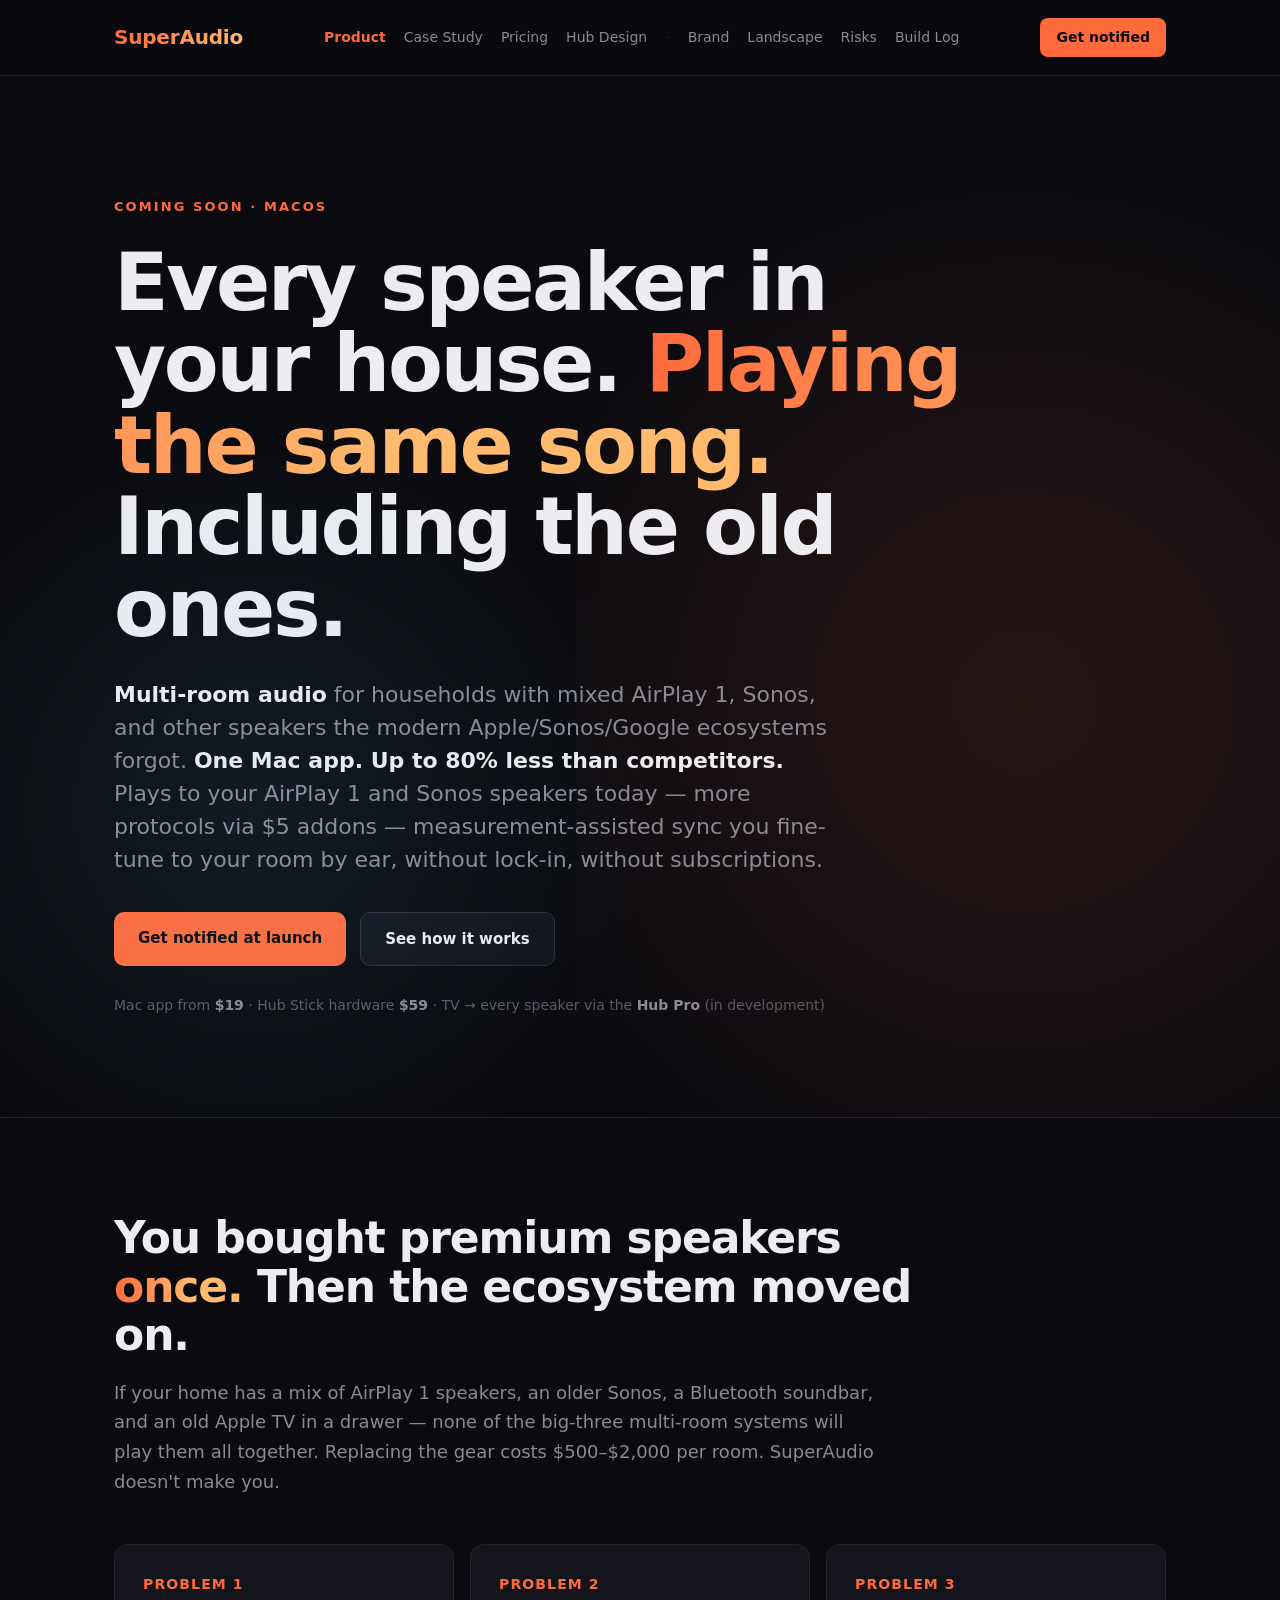
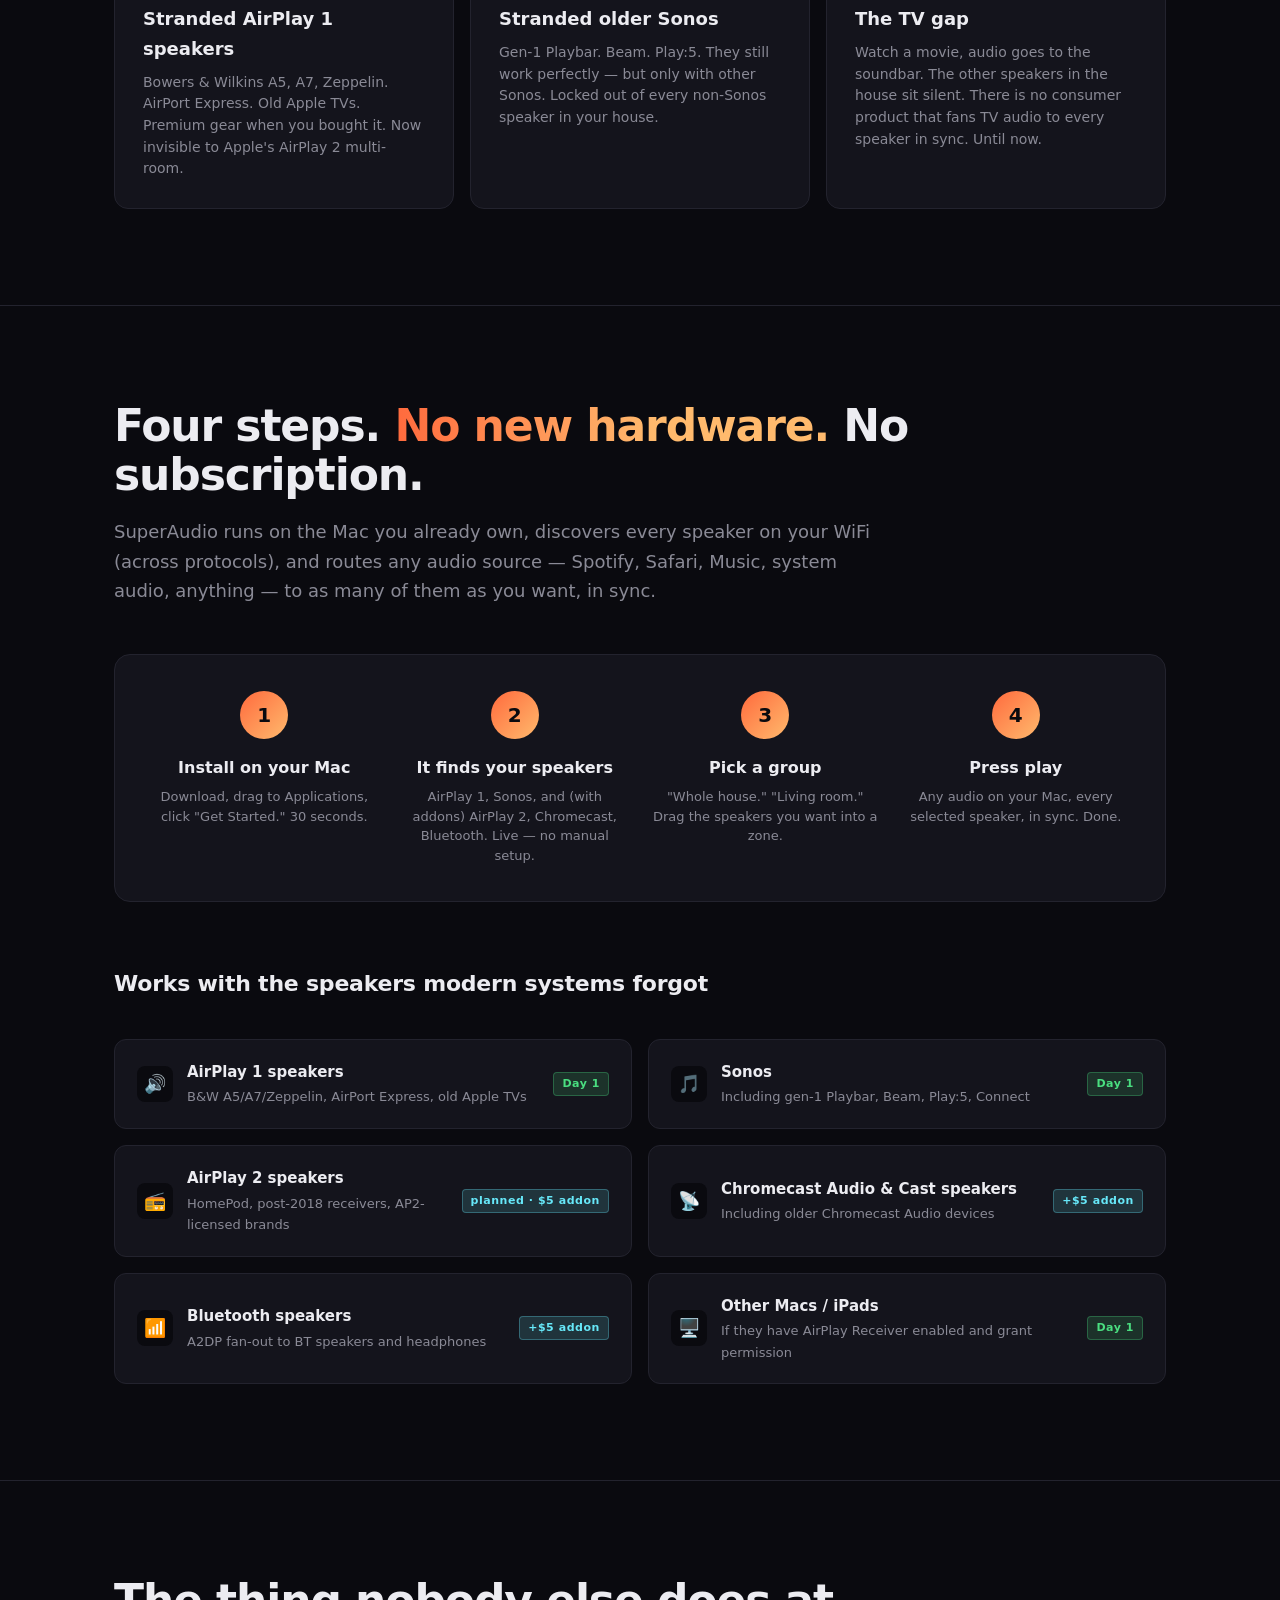
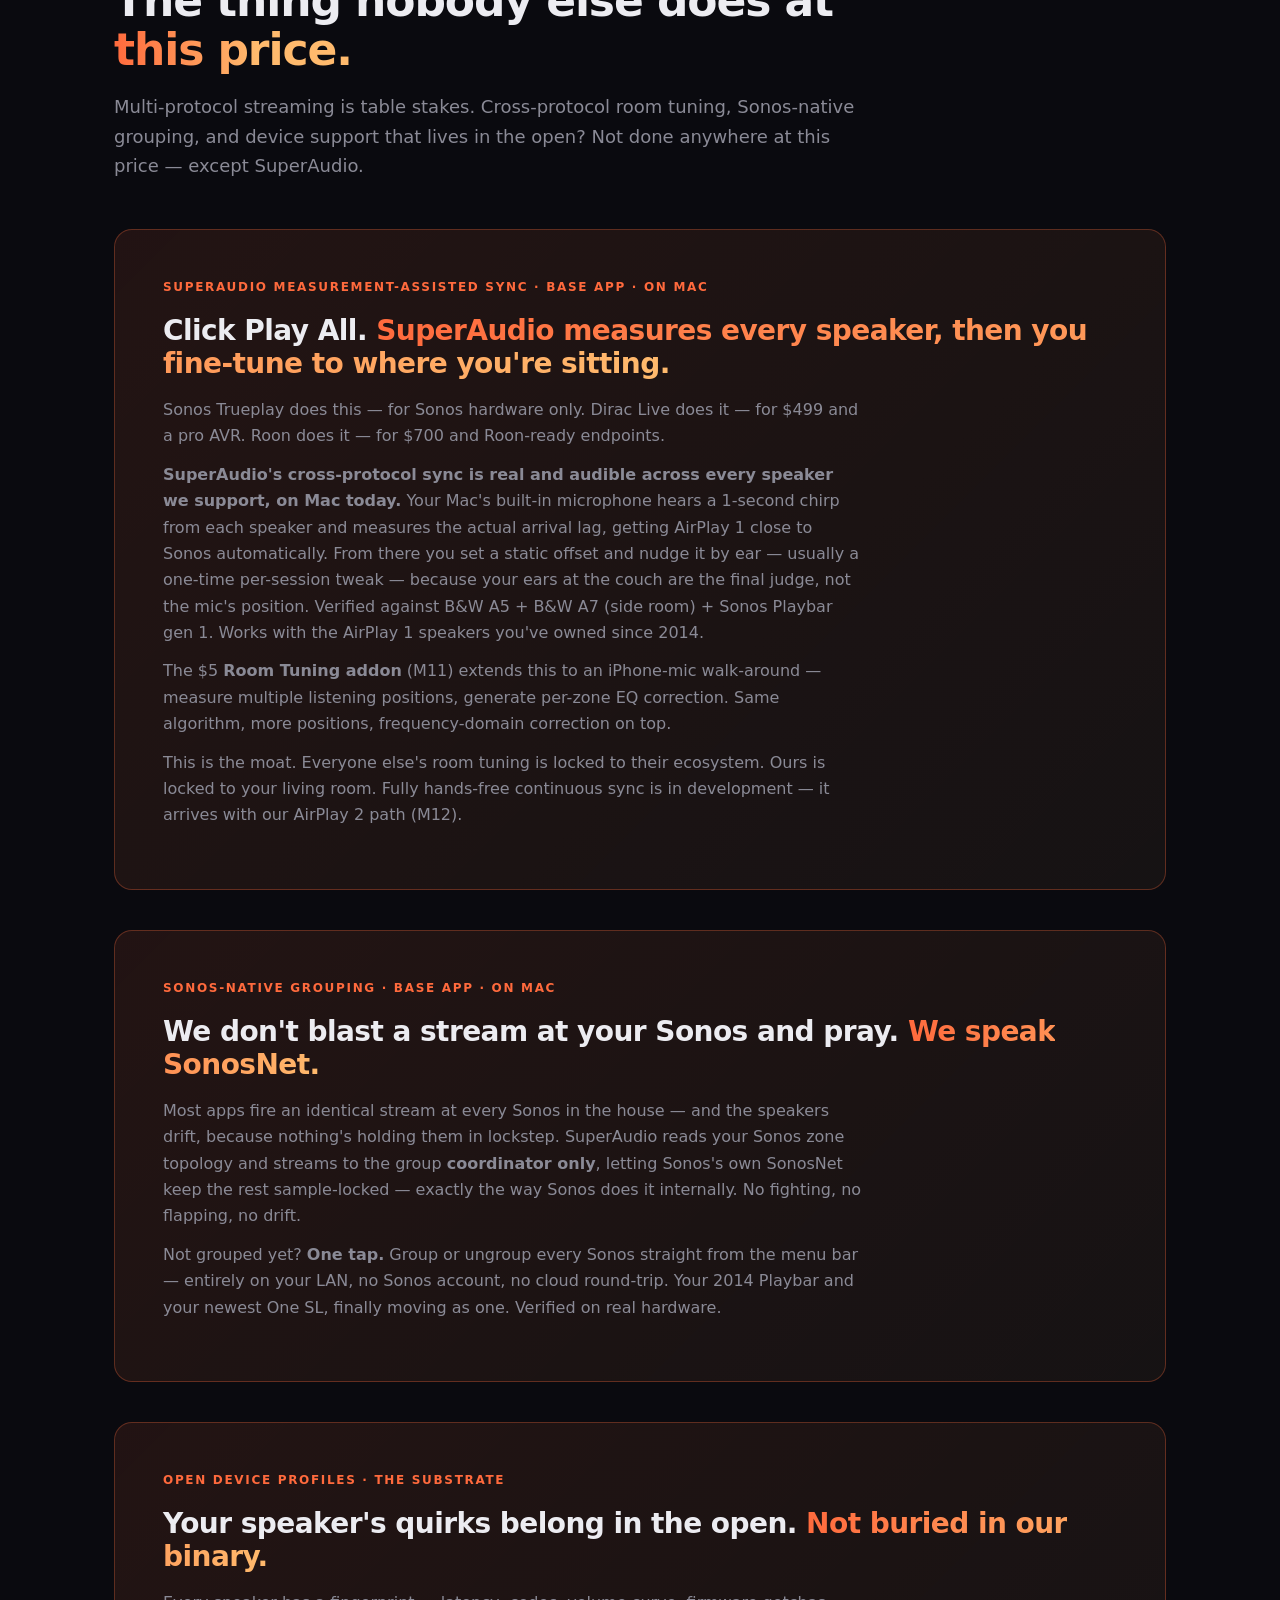
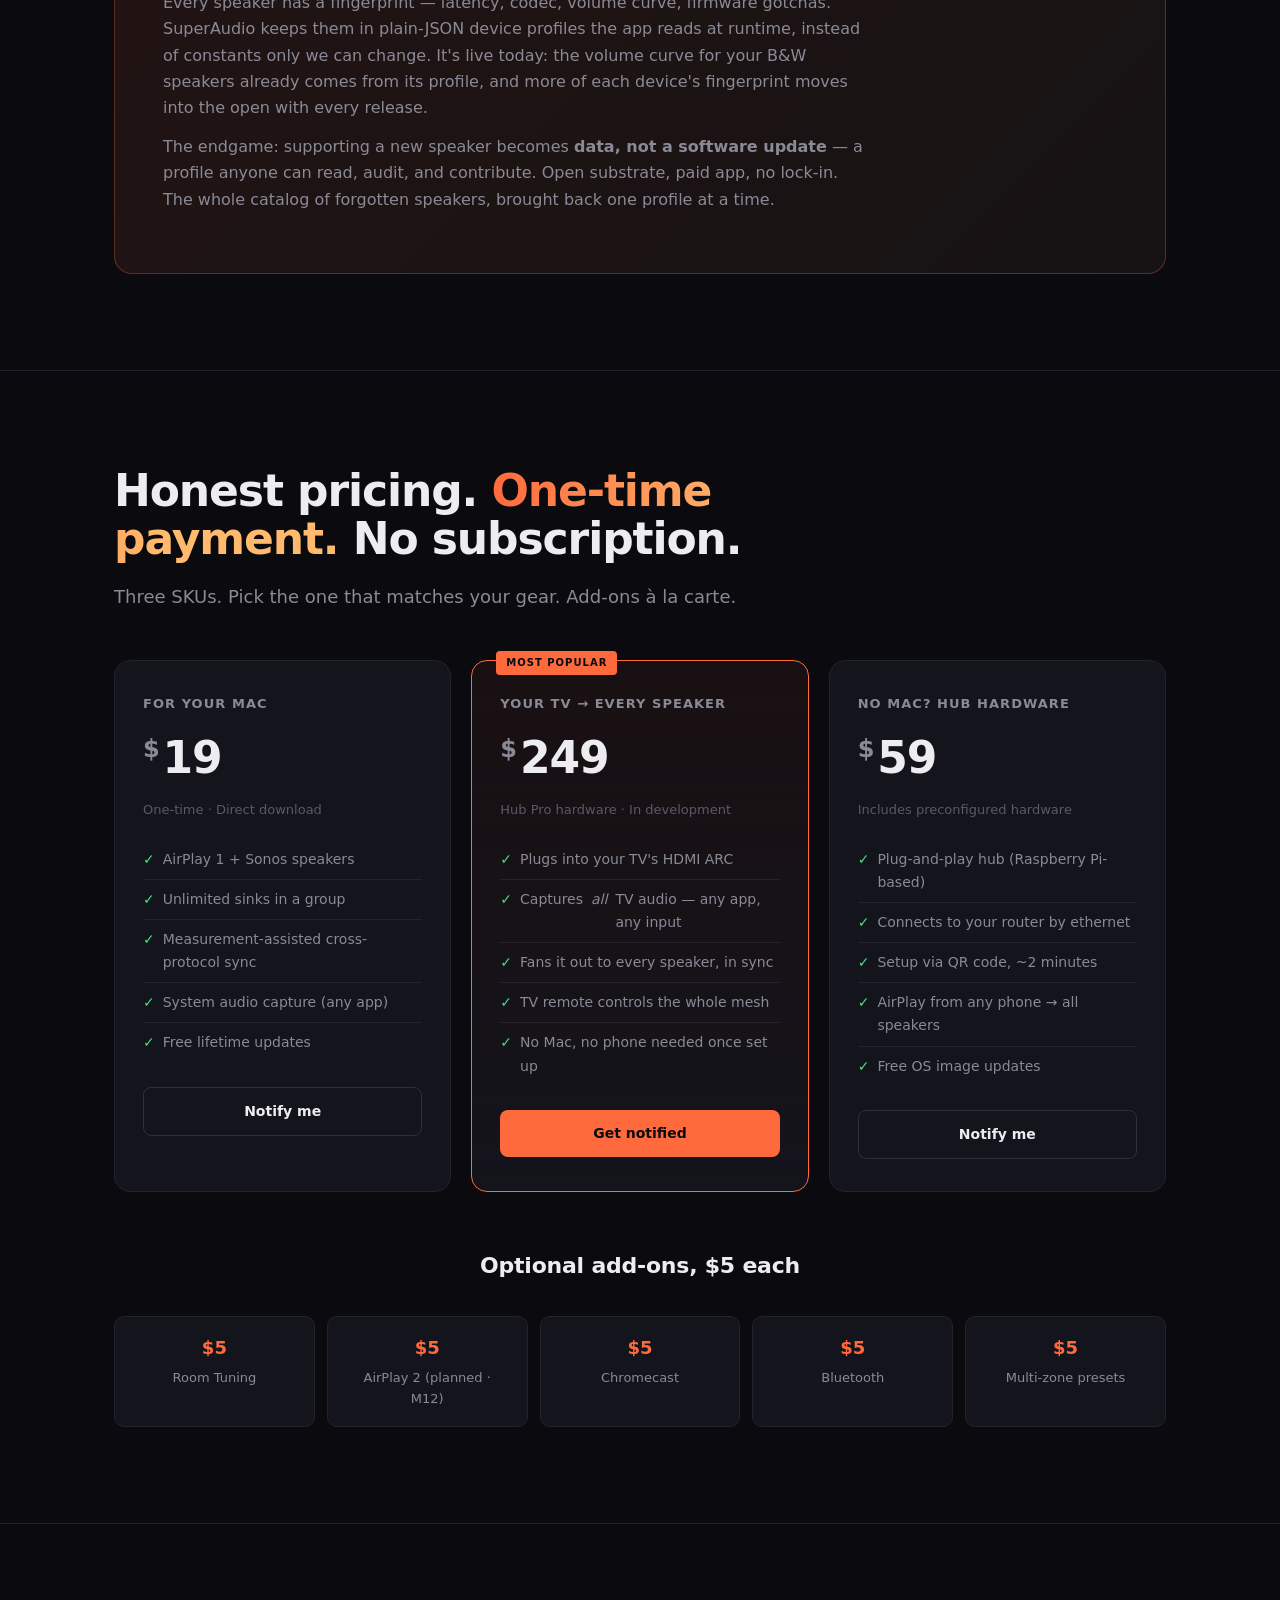
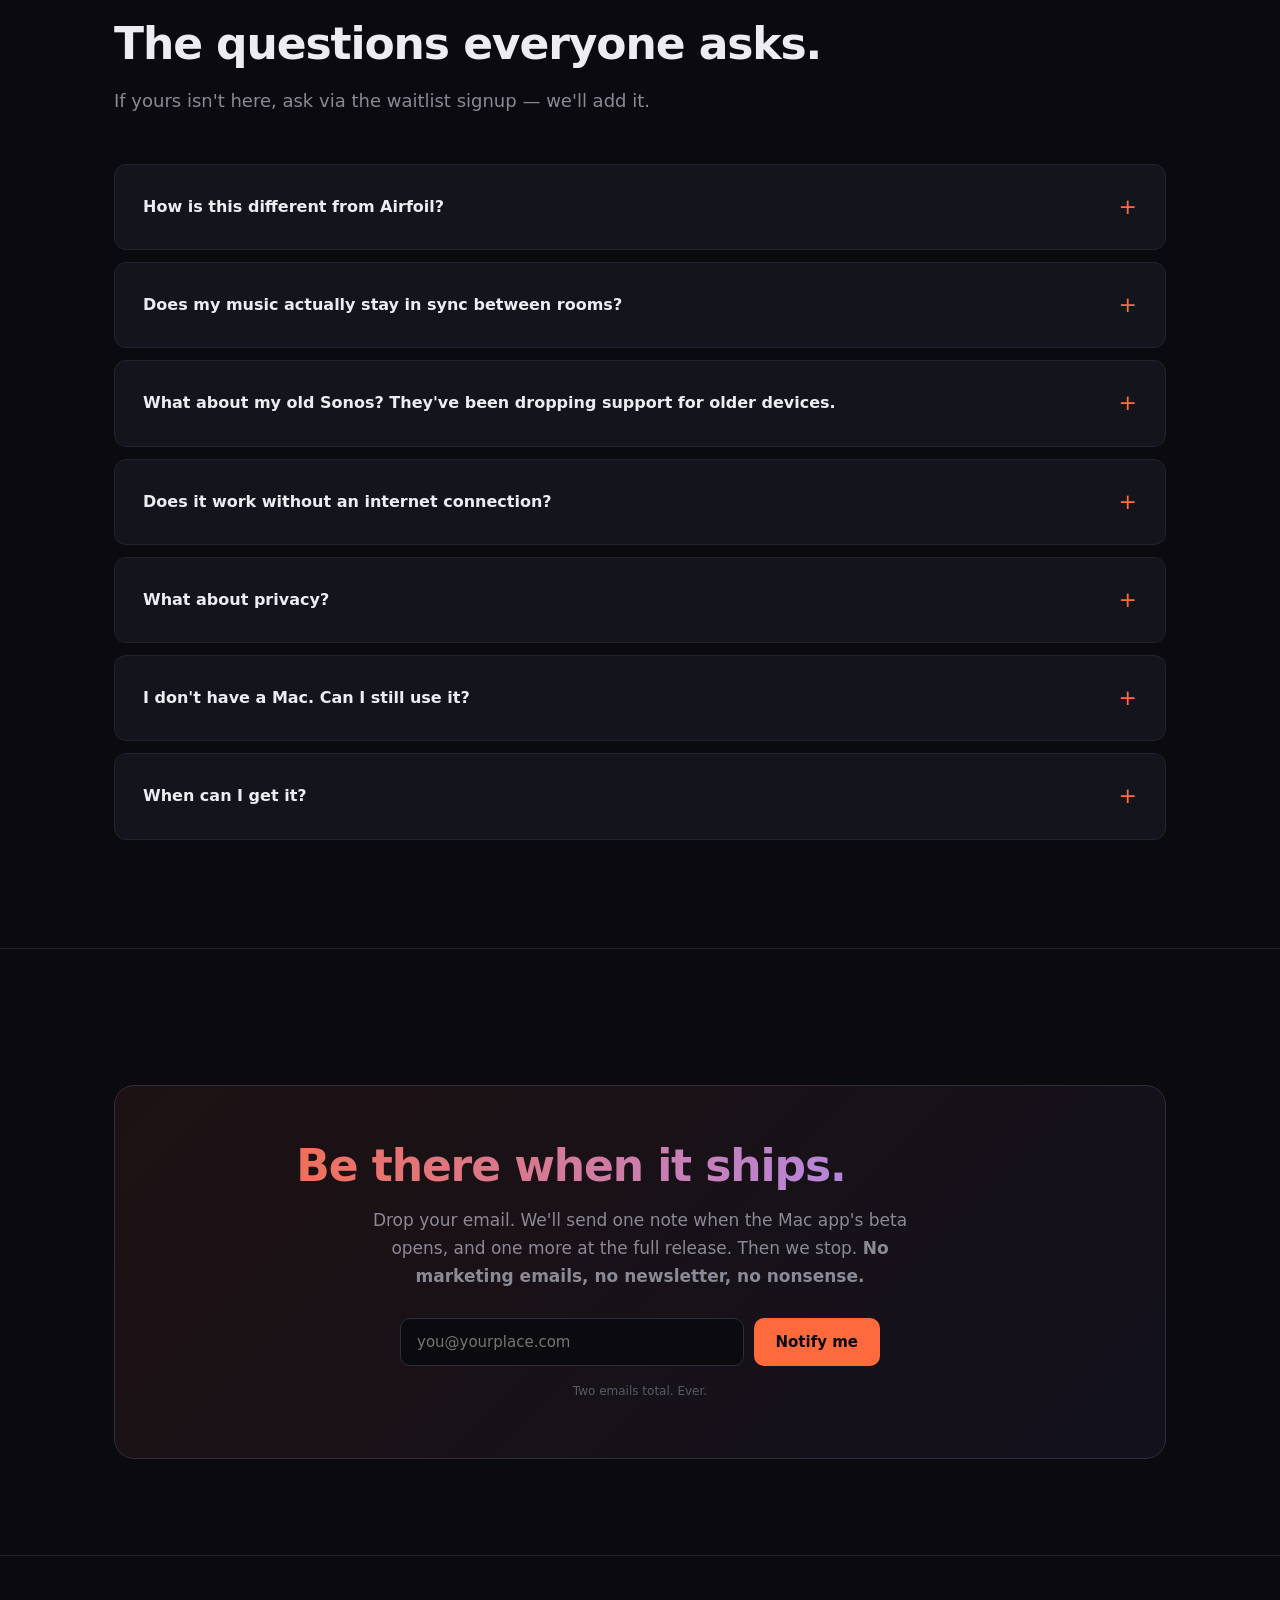
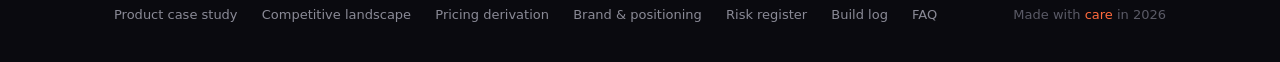
<file: website/index.html>
<!DOCTYPE html>
<html lang="en">
<head>
<meta charset="utf-8">
<meta name="viewport" content="width=device-width, initial-scale=1">
<meta name="description" content="SuperAudio — multi-room audio for the Mac. Every speaker in your house, in sync. Including the old ones.">
<meta property="og:title" content="SuperAudio — every speaker, in sync">
<meta property="og:description" content="Multi-room audio for households with AirPlay 1, Sonos, and other speakers the modern ecosystem forgot. From $19.">
<title>SuperAudio — every speaker in your house, in sync</title>
<style>
  :root {
    --bg:        #0a0a0f;
    --bg-card:   #14141c;
    --bg-card-2: #1a1a24;
    --border:    #23232e;
    --border-bright: #2e2e3c;
    --text:      #ececf1;
    --text-muted:#8a8a96;
    --text-dim:  #5a5a66;
    --accent:    #ff6a3d;
    --accent-2:  #ffba6d;
    --good:      #4ade80;
    --cyan:      #67e8f9;
    --violet:    #a78bfa;
  }

  * { box-sizing: border-box; }
  html { scroll-behavior: smooth; }
  body {
    margin: 0;
    background: var(--bg);
    color: var(--text);
    font-family: -apple-system, BlinkMacSystemFont, "SF Pro Text", "Inter", system-ui, sans-serif;
    font-size: 16px;
    line-height: 1.65;
    -webkit-font-smoothing: antialiased;
    -moz-osx-font-smoothing: grayscale;
    overflow-x: hidden;
  }

  a { color: var(--accent); text-decoration: none; }
  a:hover { color: var(--accent-2); }

  .wrap { max-width: 1100px; margin: 0 auto; padding: 0 24px; }

  /* Nav */
  nav.topbar {
    position: sticky; top: 0; z-index: 50;
    backdrop-filter: blur(20px);
    background: rgba(10,10,15,0.78);
    border-bottom: 1px solid var(--border);
  }
  nav.topbar .wrap {
    display: flex; align-items: center; justify-content: space-between;
    padding-top: 18px; padding-bottom: 18px;
  }
  nav.topbar .brand {
    font-weight: 800; letter-spacing: -0.01em;
    background: linear-gradient(90deg, var(--accent) 0%, var(--accent-2) 100%);
    -webkit-background-clip: text; background-clip: text;
    color: transparent;
    font-size: 20px;
  }
  nav.topbar .links { display: flex; gap: 18px; font-size: 14px; align-items: center; }
  nav.topbar .links a { color: var(--text-muted); text-decoration: none; }
  nav.topbar .links a:hover { color: var(--text); }
  nav.topbar .links a.current { color: var(--accent); font-weight: 600; }
  nav.topbar .links .nav-sep { color: var(--border); user-select: none; }
  nav.topbar .brand { text-decoration: none; }
  nav.topbar .cta {
    background: var(--accent); color: var(--bg);
    padding: 8px 16px; border-radius: 8px;
    font-weight: 600; font-size: 14px;
  }
  nav.topbar .cta:hover { background: var(--accent-2); color: var(--bg); }
  @media (max-width: 640px) {
    nav.topbar .links { display: none; }
  }

  /* Hero */
  header.hero {
    padding: 120px 0 100px;
    position: relative;
    overflow: hidden;
  }
  header.hero::before {
    content: "";
    position: absolute; top: -40%; right: -15%;
    width: 70%; height: 200%;
    background: radial-gradient(circle, rgba(255,106,61,0.12) 0%, transparent 50%);
    pointer-events: none;
  }
  header.hero::after {
    content: "";
    position: absolute; bottom: -30%; left: -10%;
    width: 60%; height: 120%;
    background: radial-gradient(circle, rgba(103,232,249,0.08) 0%, transparent 55%);
    pointer-events: none;
  }
  header.hero > .wrap { position: relative; }
  header.hero .eyebrow {
    color: var(--accent);
    font-size: 13px; letter-spacing: 0.16em; text-transform: uppercase;
    font-weight: 700;
    margin-bottom: 24px;
  }
  header.hero h1 {
    font-size: clamp(44px, 7vw, 80px);
    line-height: 1.02; letter-spacing: -0.03em;
    font-weight: 800; margin: 0 0 28px;
    max-width: 920px;
  }
  header.hero h1 em {
    font-style: normal;
    background: linear-gradient(90deg, var(--accent) 0%, var(--accent-2) 60%);
    -webkit-background-clip: text; background-clip: text;
    color: transparent;
  }
  header.hero .lede {
    font-size: 22px; color: var(--text-muted); max-width: 720px;
    line-height: 1.5;
    margin-bottom: 36px;
  }
  header.hero .lede strong { color: var(--text); font-weight: 600; }
  header.hero .cta-row { display: flex; gap: 14px; flex-wrap: wrap; }
  header.hero .btn-primary {
    background: var(--accent); color: var(--bg);
    padding: 14px 24px; border-radius: 10px;
    font-weight: 700; font-size: 15px;
    transition: transform 0.1s;
  }
  header.hero .btn-primary:hover {
    background: var(--accent-2); color: var(--bg);
    transform: translateY(-1px);
  }
  header.hero .btn-secondary {
    border: 1px solid var(--border-bright);
    color: var(--text);
    padding: 14px 24px; border-radius: 10px;
    font-weight: 600; font-size: 15px;
    background: var(--bg-card);
  }
  header.hero .btn-secondary:hover { background: var(--bg-card-2); color: var(--text); }
  header.hero .price-tease {
    margin-top: 28px; color: var(--text-dim); font-size: 14px;
  }
  header.hero .price-tease strong { color: var(--text-muted); font-weight: 600; }

  /* Section base */
  section { padding: 96px 0; border-top: 1px solid var(--border); }
  section h2 {
    font-size: clamp(32px, 4.5vw, 44px);
    line-height: 1.1; letter-spacing: -0.025em;
    font-weight: 800; margin: 0 0 14px;
    max-width: 800px;
  }
  section h2 em {
    font-style: normal;
    background: linear-gradient(90deg, var(--accent) 0%, var(--accent-2) 60%);
    -webkit-background-clip: text; background-clip: text;
    color: transparent;
  }
  section .subhead {
    color: var(--text-muted); font-size: 18px; max-width: 760px;
    margin-bottom: 48px;
  }
  section h3 {
    font-size: 22px; margin: 32px 0 14px; font-weight: 700; letter-spacing: -0.01em;
  }

  /* Problem strip */
  .problem-strip { display: grid; grid-template-columns: repeat(3, 1fr); gap: 16px; }
  .problem-card {
    background: var(--bg-card); border: 1px solid var(--border); border-radius: 14px;
    padding: 28px;
  }
  .problem-card .num {
    font-size: 14px; font-weight: 700; letter-spacing: 0.08em;
    color: var(--accent); text-transform: uppercase;
    margin-bottom: 8px;
  }
  .problem-card h4 { font-size: 18px; margin: 0 0 8px; font-weight: 700; }
  .problem-card p { font-size: 14px; color: var(--text-muted); margin: 0; line-height: 1.55; }
  @media (max-width: 800px) { .problem-strip { grid-template-columns: 1fr; } }

  /* How it works */
  .how-flow {
    background: var(--bg-card); border: 1px solid var(--border); border-radius: 16px;
    padding: 36px;
    display: grid; grid-template-columns: repeat(4, 1fr); gap: 24px;
    position: relative;
  }
  .how-step {
    text-align: center;
  }
  .how-step .num {
    width: 48px; height: 48px; border-radius: 50%;
    background: linear-gradient(135deg, var(--accent) 0%, var(--accent-2) 100%);
    color: var(--bg); font-weight: 800; font-size: 20px;
    display: flex; align-items: center; justify-content: center;
    margin: 0 auto 16px;
  }
  .how-step h4 { font-size: 16px; margin: 0 0 6px; font-weight: 700; }
  .how-step p { font-size: 13px; color: var(--text-muted); margin: 0; line-height: 1.5; }
  @media (max-width: 800px) { .how-flow { grid-template-columns: 1fr 1fr; } }
  @media (max-width: 500px) { .how-flow { grid-template-columns: 1fr; } }

  /* Devices list — what works */
  .devices { display: grid; grid-template-columns: repeat(2, 1fr); gap: 16px; margin-top: 36px; }
  .device {
    background: var(--bg-card); border: 1px solid var(--border); border-radius: 12px;
    padding: 20px 22px;
    display: grid; grid-template-columns: auto 1fr auto; gap: 14px; align-items: center;
  }
  .device .icon {
    width: 36px; height: 36px; border-radius: 8px;
    background: var(--bg);
    display: flex; align-items: center; justify-content: center;
    font-size: 18px;
  }
  .device .name { font-weight: 600; font-size: 15px; }
  .device .desc { font-size: 13px; color: var(--text-muted); margin-top: 2px; }
  .device .status { font-size: 11px; font-weight: 700; padding: 2px 8px; border-radius: 4px; letter-spacing: 0.05em; }
  .device .status.live { background: rgba(74,222,128,0.15); color: var(--good); border: 1px solid rgba(74,222,128,0.3); }
  .device .status.addon { background: rgba(103,232,249,0.15); color: var(--cyan); border: 1px solid rgba(103,232,249,0.3); }
  @media (max-width: 700px) { .devices { grid-template-columns: 1fr; } }

  /* Moat callout */
  .moat-callout {
    background: linear-gradient(135deg, rgba(255,106,61,0.10) 0%, rgba(255,186,109,0.05) 100%);
    border: 1px solid rgba(255,106,61,0.3);
    border-radius: 18px; padding: 48px;
    margin-top: 40px;
  }
  .moat-callout .badge {
    color: var(--accent); font-size: 12px; letter-spacing: 0.14em; text-transform: uppercase;
    font-weight: 700; margin-bottom: 16px;
  }
  .moat-callout .title {
    font-size: 28px; line-height: 1.2; font-weight: 700; letter-spacing: -0.02em;
    color: var(--text); margin-bottom: 16px;
  }
  .moat-callout .title em {
    font-style: normal;
    background: linear-gradient(90deg, var(--accent) 0%, var(--accent-2) 100%);
    -webkit-background-clip: text; background-clip: text;
    color: transparent;
    font-weight: 800;
  }
  .moat-callout p { color: var(--text-muted); font-size: 16px; margin: 12px 0; max-width: 700px; }

  /* Pricing */
  .pricing { display: grid; grid-template-columns: repeat(3, 1fr); gap: 20px; margin-top: 40px; }
  .price-card {
    background: var(--bg-card); border: 1px solid var(--border); border-radius: 16px;
    padding: 32px 28px; position: relative;
    transition: border-color 0.15s, transform 0.15s;
  }
  .price-card:hover { border-color: var(--border-bright); transform: translateY(-2px); }
  .price-card.featured {
    border-color: var(--accent);
    background: linear-gradient(180deg, rgba(255,106,61,0.06) 0%, var(--bg-card) 100%);
  }
  .price-card.featured::before {
    content: "MOST POPULAR";
    position: absolute; top: -10px; left: 24px;
    background: var(--accent); color: var(--bg);
    font-size: 10px; font-weight: 800; letter-spacing: 0.1em;
    padding: 4px 10px; border-radius: 4px;
  }
  .price-card .label {
    font-size: 13px; color: var(--text-muted); margin-bottom: 8px;
    text-transform: uppercase; letter-spacing: 0.08em; font-weight: 600;
  }
  .price-card .price {
    font-size: 44px; font-weight: 800; letter-spacing: -0.025em;
    margin: 0 0 4px;
  }
  .price-card .price .currency { font-size: 24px; vertical-align: super; color: var(--text-muted); margin-right: 4px; }
  .price-card .price-note { font-size: 13px; color: var(--text-dim); margin-bottom: 20px; }
  .price-card ul {
    list-style: none; padding: 0; margin: 0 0 24px;
  }
  .price-card ul li {
    font-size: 14px; color: var(--text-muted); padding: 8px 0;
    border-top: 1px solid var(--border);
    display: flex; align-items: flex-start; gap: 8px;
  }
  .price-card ul li:first-child { border-top: none; }
  .price-card ul li::before {
    content: "✓"; color: var(--good); font-weight: 700; flex-shrink: 0;
  }
  .price-card .btn {
    display: block; text-align: center;
    padding: 12px; border-radius: 8px;
    font-weight: 700; font-size: 14px;
  }
  .price-card .btn-fill {
    background: var(--accent); color: var(--bg);
  }
  .price-card .btn-fill:hover { background: var(--accent-2); color: var(--bg); }
  .price-card .btn-outline {
    border: 1px solid var(--border-bright); color: var(--text);
    background: transparent;
  }
  .price-card .btn-outline:hover { background: var(--bg-card-2); color: var(--text); }
  @media (max-width: 900px) { .pricing { grid-template-columns: 1fr; } }

  .addons-grid { display: grid; grid-template-columns: repeat(5, 1fr); gap: 12px; margin-top: 32px; }
  .addon {
    background: var(--bg-card); border: 1px solid var(--border); border-radius: 10px;
    padding: 16px 18px; text-align: center;
  }
  .addon .price { font-size: 18px; font-weight: 800; color: var(--accent); }
  .addon .name { font-size: 13px; color: var(--text-muted); margin-top: 4px; }
  @media (max-width: 800px) { .addons-grid { grid-template-columns: repeat(2, 1fr); } }
  @media (max-width: 400px) { .addons-grid { grid-template-columns: 1fr; } }

  /* FAQ */
  .faq {
    background: var(--bg-card); border: 1px solid var(--border); border-radius: 12px;
    padding: 24px 28px; margin-bottom: 12px;
  }
  .faq summary {
    cursor: pointer; font-weight: 600; font-size: 16px;
    list-style: none; padding: 0;
    display: flex; justify-content: space-between; align-items: center;
  }
  .faq summary::-webkit-details-marker { display: none; }
  .faq summary::after {
    content: "+";
    color: var(--accent); font-size: 22px; font-weight: 300;
    transition: transform 0.2s;
  }
  .faq[open] summary::after { content: "−"; }
  .faq[open] summary { margin-bottom: 14px; }
  .faq p { margin: 0 0 12px; color: var(--text-muted); font-size: 14px; line-height: 1.6; }
  .faq p:last-child { margin-bottom: 0; }

  /* CTA section */
  .final-cta {
    background: linear-gradient(135deg, rgba(255,106,61,0.08) 0%, rgba(167,139,250,0.06) 100%);
    border: 1px solid var(--border-bright); border-radius: 20px;
    padding: 56px;
    text-align: center;
    margin-top: 40px;
  }
  .final-cta h2 {
    margin: 0 0 16px;
    background: linear-gradient(90deg, var(--accent) 0%, var(--violet) 100%);
    -webkit-background-clip: text; background-clip: text;
    color: transparent;
  }
  .final-cta p { color: var(--text-muted); max-width: 580px; margin: 0 auto 28px; font-size: 17px; }
  .final-cta .form {
    display: flex; gap: 10px; max-width: 480px; margin: 0 auto;
  }
  .final-cta input[type="email"] {
    flex: 1;
    background: var(--bg); border: 1px solid var(--border-bright);
    color: var(--text); padding: 14px 16px; border-radius: 10px;
    font-size: 15px; font-family: inherit;
  }
  .final-cta input[type="email"]:focus {
    outline: none; border-color: var(--accent);
  }
  .final-cta button {
    background: var(--accent); color: var(--bg);
    border: none; padding: 14px 22px; border-radius: 10px;
    font-weight: 700; font-size: 15px; cursor: pointer;
    font-family: inherit;
  }
  .final-cta button:hover { background: var(--accent-2); }
  .final-cta .note { font-size: 12px; color: var(--text-dim); margin-top: 16px; }
  @media (max-width: 640px) {
    .final-cta { padding: 40px 24px; }
    .final-cta .form { flex-direction: column; }
  }

  /* Footer */
  footer {
    border-top: 1px solid var(--border);
    padding: 48px 0 36px; color: var(--text-dim); font-size: 13px;
  }
  footer .wrap {
    display: flex; justify-content: space-between; gap: 20px; flex-wrap: wrap;
  }
  footer .footer-links a { color: var(--text-muted); margin-right: 20px; }
  footer .footer-links a:hover { color: var(--accent); }
  footer .signature {
    color: var(--text-dim);
  }
  footer .signature em { color: var(--accent); font-style: normal; }
</style>
</head>
<body>

<nav class="topbar">
  <div class="wrap">
    <a href="index.html" class="brand">SuperAudio</a>
    <div class="links">
      <a href="index.html" class="current">Product</a>
      <a href="CASE_STUDY.html">Case Study</a>
      <a href="PRICING.html">Pricing</a>
      <a href="HUB_DESIGN.html">Hub Design</a>
      <span class="nav-sep">·</span>
      <a href="POSITIONING.html">Brand</a>
      <a href="COMPETITIVE_LANDSCAPE.html">Landscape</a>
      <a href="RISK_REGISTER.html">Risks</a>
      <a href="REACTIVE_DISCOVERY.html">Build Log</a>
    </div>
    <a href="#waitlist" class="cta">Get notified</a>
  </div>
</nav>

<header class="hero">
  <div class="wrap">
    <div class="eyebrow">Coming soon · macOS</div>
    <h1>Every speaker in your house. <em>Playing the same song.</em><br>Including the old ones.</h1>
    <p class="lede">
      <strong>Multi-room audio</strong> for households with mixed AirPlay 1, Sonos, and other speakers the modern Apple/Sonos/Google ecosystems forgot. <strong>One Mac app. Up to 80% less than competitors.</strong> Plays to your AirPlay 1 and Sonos speakers today — more protocols via $5 addons — measurement-assisted sync you fine-tune to your room by ear, without lock-in, without subscriptions.
    </p>
    <div class="cta-row">
      <a href="#waitlist" class="btn-primary">Get notified at launch</a>
      <a href="#how" class="btn-secondary">See how it works</a>
    </div>
    <div class="price-tease">
      Mac app from <strong>$19</strong> · Hub Stick hardware <strong>$59</strong> · TV → every speaker via the <strong>Hub Pro</strong> (in development)
    </div>
  </div>
</header>

<section id="problem">
  <div class="wrap">
    <h2>You bought premium speakers <em>once.</em> Then the ecosystem moved on.</h2>
    <p class="subhead">If your home has a mix of AirPlay 1 speakers, an older Sonos, a Bluetooth soundbar, and an old Apple TV in a drawer — none of the big-three multi-room systems will play them all together. Replacing the gear costs $500–$2,000 per room. SuperAudio doesn't make you.</p>

    <div class="problem-strip">
      <div class="problem-card">
        <div class="num">Problem 1</div>
        <h4>Stranded AirPlay 1 speakers</h4>
        <p>Bowers &amp; Wilkins A5, A7, Zeppelin. AirPort Express. Old Apple TVs. Premium gear when you bought it. Now invisible to Apple's AirPlay 2 multi-room.</p>
      </div>
      <div class="problem-card">
        <div class="num">Problem 2</div>
        <h4>Stranded older Sonos</h4>
        <p>Gen-1 Playbar. Beam. Play:5. They still work perfectly — but only with other Sonos. Locked out of every non-Sonos speaker in your house.</p>
      </div>
      <div class="problem-card">
        <div class="num">Problem 3</div>
        <h4>The TV gap</h4>
        <p>Watch a movie, audio goes to the soundbar. The other speakers in the house sit silent. There is no consumer product that fans TV audio to every speaker in sync. Until now.</p>
      </div>
    </div>
  </div>
</section>

<section id="how">
  <div class="wrap">
    <h2>Four steps. <em>No new hardware.</em> No subscription.</h2>
    <p class="subhead">SuperAudio runs on the Mac you already own, discovers every speaker on your WiFi (across protocols), and routes any audio source — Spotify, Safari, Music, system audio, anything — to as many of them as you want, in sync.</p>

    <div class="how-flow">
      <div class="how-step">
        <div class="num">1</div>
        <h4>Install on your Mac</h4>
        <p>Download, drag to Applications, click "Get Started." 30 seconds.</p>
      </div>
      <div class="how-step">
        <div class="num">2</div>
        <h4>It finds your speakers</h4>
        <p>AirPlay 1, Sonos, and (with addons) AirPlay 2, Chromecast, Bluetooth. Live — no manual setup.</p>
      </div>
      <div class="how-step">
        <div class="num">3</div>
        <h4>Pick a group</h4>
        <p>"Whole house." "Living room." Drag the speakers you want into a zone.</p>
      </div>
      <div class="how-step">
        <div class="num">4</div>
        <h4>Press play</h4>
        <p>Any audio on your Mac, every selected speaker, in sync. Done.</p>
      </div>
    </div>

    <h3 style="margin-top: 64px;">Works with the speakers modern systems forgot</h3>

    <div class="devices">
      <div class="device">
        <div class="icon">🔊</div>
        <div>
          <div class="name">AirPlay 1 speakers</div>
          <div class="desc">B&amp;W A5/A7/Zeppelin, AirPort Express, old Apple TVs</div>
        </div>
        <span class="status live">Day 1</span>
      </div>
      <div class="device">
        <div class="icon">🎵</div>
        <div>
          <div class="name">Sonos</div>
          <div class="desc">Including gen-1 Playbar, Beam, Play:5, Connect</div>
        </div>
        <span class="status live">Day 1</span>
      </div>
      <div class="device">
        <div class="icon">📻</div>
        <div>
          <div class="name">AirPlay 2 speakers</div>
          <div class="desc">HomePod, post-2018 receivers, AP2-licensed brands</div>
        </div>
        <span class="status addon">planned · $5 addon</span>
      </div>
      <div class="device">
        <div class="icon">📡</div>
        <div>
          <div class="name">Chromecast Audio &amp; Cast speakers</div>
          <div class="desc">Including older Chromecast Audio devices</div>
        </div>
        <span class="status addon">+$5 addon</span>
      </div>
      <div class="device">
        <div class="icon">📶</div>
        <div>
          <div class="name">Bluetooth speakers</div>
          <div class="desc">A2DP fan-out to BT speakers and headphones</div>
        </div>
        <span class="status addon">+$5 addon</span>
      </div>
      <div class="device">
        <div class="icon">🖥️</div>
        <div>
          <div class="name">Other Macs / iPads</div>
          <div class="desc">If they have AirPlay Receiver enabled and grant permission</div>
        </div>
        <span class="status live">Day 1</span>
      </div>
    </div>
  </div>
</section>

<section id="moat">
  <div class="wrap">
    <h2>The thing nobody else does at <em>this price.</em></h2>
    <p class="subhead">Multi-protocol streaming is table stakes. Cross-protocol room tuning, Sonos-native grouping, and device support that lives in the open? Not done anywhere at this price — except SuperAudio.</p>

    <div class="moat-callout">
      <div class="badge">SuperAudio Measurement-Assisted Sync · base app · on Mac</div>
      <div class="title">Click Play All. <em>SuperAudio measures every speaker, then you fine-tune to where you're sitting.</em></div>
      <p>Sonos Trueplay does this — for Sonos hardware only. Dirac Live does it — for $499 and a pro AVR. Roon does it — for $700 and Roon-ready endpoints.</p>
      <p><strong>SuperAudio's cross-protocol sync is real and audible across every speaker we support, on Mac today.</strong> Your Mac's built-in microphone hears a 1-second chirp from each speaker and measures the actual arrival lag, getting AirPlay 1 close to Sonos automatically. From there you set a static offset and nudge it by ear — usually a one-time per-session tweak — because your ears at the couch are the final judge, not the mic's position. Verified against B&amp;W A5 + B&amp;W A7 (side room) + Sonos Playbar gen 1. Works with the AirPlay 1 speakers you've owned since 2014.</p>
      <p>The $5 <strong>Room Tuning addon</strong> (M11) extends this to an iPhone-mic walk-around — measure multiple listening positions, generate per-zone EQ correction. Same algorithm, more positions, frequency-domain correction on top.</p>
      <p>This is the moat. Everyone else's room tuning is locked to their ecosystem. Ours is locked to your living room. Fully hands-free continuous sync is in development — it arrives with our AirPlay 2 path (M12).</p>
    </div>

    <div class="moat-callout">
      <div class="badge">Sonos-native grouping · base app · on Mac</div>
      <div class="title">We don't blast a stream at your Sonos and pray. <em>We speak SonosNet.</em></div>
      <p>Most apps fire an identical stream at every Sonos in the house — and the speakers drift, because nothing's holding them in lockstep. SuperAudio reads your Sonos zone topology and streams to the group <strong>coordinator only</strong>, letting Sonos's own SonosNet keep the rest sample-locked — exactly the way Sonos does it internally. No fighting, no flapping, no drift.</p>
      <p>Not grouped yet? <strong>One tap.</strong> Group or ungroup every Sonos straight from the menu bar — entirely on your LAN, no Sonos account, no cloud round-trip. Your 2014 Playbar and your newest One SL, finally moving as one. Verified on real hardware.</p>
    </div>

    <div class="moat-callout">
      <div class="badge">Open device profiles · the substrate</div>
      <div class="title">Your speaker's quirks belong in the open. <em>Not buried in our binary.</em></div>
      <p>Every speaker has a fingerprint — latency, codec, volume curve, firmware gotchas. SuperAudio keeps them in plain-JSON device profiles the app reads at runtime, instead of constants only we can change. It's live today: the volume curve for your B&amp;W speakers already comes from its profile, and more of each device's fingerprint moves into the open with every release.</p>
      <p>The endgame: supporting a new speaker becomes <strong>data, not a software update</strong> — a profile anyone can read, audit, and contribute. Open substrate, paid app, no lock-in. The whole catalog of forgotten speakers, brought back one profile at a time.</p>
    </div>
  </div>
</section>

<section id="pricing">
  <div class="wrap">
    <h2>Honest pricing. <em>One-time payment.</em> No subscription.</h2>
    <p class="subhead">Three SKUs. Pick the one that matches your gear. Add-ons à la carte.</p>

    <div class="pricing">
      <div class="price-card">
        <div class="label">For your Mac</div>
        <div class="price"><span class="currency">$</span>19</div>
        <div class="price-note">One-time · Direct download</div>
        <ul>
          <li>AirPlay 1 + Sonos speakers</li>
          <li>Unlimited sinks in a group</li>
          <li>Measurement-assisted cross-protocol sync</li>
          <li>System audio capture (any app)</li>
          <li>Free lifetime updates</li>
        </ul>
        <a href="#waitlist" class="btn btn-outline">Notify me</a>
      </div>

      <div class="price-card featured">
        <div class="label">Your TV → every speaker</div>
        <div class="price"><span class="currency">$</span>249</div>
        <div class="price-note">Hub Pro hardware · In development</div>
        <ul>
          <li>Plugs into your TV's HDMI ARC</li>
          <li>Captures <em>all</em> TV audio — any app, any input</li>
          <li>Fans it out to every speaker, in sync</li>
          <li>TV remote controls the whole mesh</li>
          <li>No Mac, no phone needed once set up</li>
        </ul>
        <a href="#waitlist" class="btn btn-fill">Get notified</a>
      </div>

      <div class="price-card">
        <div class="label">No Mac? Hub hardware</div>
        <div class="price"><span class="currency">$</span>59</div>
        <div class="price-note">Includes preconfigured hardware</div>
        <ul>
          <li>Plug-and-play hub (Raspberry Pi-based)</li>
          <li>Connects to your router by ethernet</li>
          <li>Setup via QR code, ~2 minutes</li>
          <li>AirPlay from any phone → all speakers</li>
          <li>Free OS image updates</li>
        </ul>
        <a href="#waitlist" class="btn btn-outline">Notify me</a>
      </div>
    </div>

    <h3 style="margin-top: 56px; text-align: center;">Optional add-ons, $5 each</h3>
    <div class="addons-grid">
      <div class="addon"><div class="price">$5</div><div class="name">Room Tuning</div></div>
      <div class="addon"><div class="price">$5</div><div class="name">AirPlay 2 (planned · M12)</div></div>
      <div class="addon"><div class="price">$5</div><div class="name">Chromecast</div></div>
      <div class="addon"><div class="price">$5</div><div class="name">Bluetooth</div></div>
      <div class="addon"><div class="price">$5</div><div class="name">Multi-zone presets</div></div>
    </div>
  </div>
</section>

<section id="faq">
  <div class="wrap">
    <h2>The questions everyone asks.</h2>
    <p class="subhead">If yours isn't here, ask via the waitlist signup — we'll add it.</p>

    <details class="faq">
      <summary>How is this different from Airfoil?</summary>
      <p>Airfoil ($35) is a 20-year-old Mac app from Rogue Amoeba. It does multi-protocol Mac→speakers streaming, and it's good at what it does. SuperAudio costs $19 — well under Airfoil's price — includes optional cross-protocol Room Tuning ($5) that doesn't exist in any consumer product, and explicitly supports your stranded old hardware (gen-1 Sonos, B&amp;W A5/A7, AirPort Express, old Apple TVs). For the living room, our forthcoming Hub Pro plugs into your TV's HDMI ARC and fans <em>all</em> TV audio out to every speaker in sync — something no Mac app (or Apple TV app) can do, because TV apps can't capture protected streaming audio.</p>
    </details>

    <details class="faq">
      <summary>Does my music actually stay in sync between rooms?</summary>
      <p>Yes — with a one-time tune. AirPlay 1 receivers sync sample-accurately via our shared timing anchor; Sonos has a hidden internal buffer that we measure with your Mac's microphone. Your Mac plays a brief chirp from each speaker, measures how long the sound takes to reach where you're sitting, and gets the speakers close. You then set a static offset and nudge it by ear to lock it in at your seat — typically a single per-session adjustment, since the mic's spot isn't your spot. Sonos's buffer can drift between sessions, so you may re-tune occasionally. Fully hands-free continuous correction is the goal, coming with our AirPlay 2 path (M12). The M11 iPhone-mic Room Tuning addon extends measurement with a walk-around for whole-room frequency correction.</p>
    </details>

    <details class="faq">
      <summary>What about my old Sonos? They've been dropping support for older devices.</summary>
      <p>SuperAudio drives any Sonos that still speaks UPnP — which is every model ever shipped, including the ones Sonos has demoted off their main app. Gen-1 Playbar, Connect, Connect:Amp, Beam, Play:5 — all supported. We don't depend on Sonos's app or cloud; if your Sonos is on the network, we drive it.</p>
    </details>

    <details class="faq">
      <summary>Does it work without an internet connection?</summary>
      <p>Yes. SuperAudio is 100% LAN-based. No cloud, no telemetry, no account required. Your music never leaves your house. Required: a Mac (or our Hub Stick) and a regular WiFi router. No cloud subscription, no Apple ID dance.</p>
    </details>

    <details class="faq">
      <summary>What about privacy?</summary>
      <p>No telemetry. No analytics. No "phoning home." Discovery is LAN-only via Bonjour. Audio streams stay local. We sell the software once and you own it.</p>
    </details>

    <details class="faq">
      <summary>I don't have a Mac. Can I still use it?</summary>
      <p>Yes — the $59 SuperAudio Hub Stick is a tiny preconfigured device that plugs into your router. Setup is one QR code on your phone. Then your iPhone, iPad, or smart TV can AirPlay to the Hub, which fans out to every speaker in your house. No Mac required.</p>
    </details>

    <details class="faq">
      <summary>When can I get it?</summary>
      <p>The Mac app is in beta as of summer 2026. The Hub Stick is 3–4 months out, and the Hub Pro (TV → every speaker, via HDMI ARC) follows after that. <a href="#waitlist">Get on the waitlist</a> and you'll hear the moment beta opens.</p>
    </details>
  </div>
</section>

<section id="waitlist">
  <div class="wrap">
    <div class="final-cta">
      <h2>Be there when it ships.</h2>
      <p>Drop your email. We'll send one note when the Mac app's beta opens, and one more at the full release. Then we stop. <strong>No marketing emails, no newsletter, no nonsense.</strong></p>
      <form class="form" onsubmit="event.preventDefault(); alert('Thanks! We\'ll be in touch when the beta opens.');">
        <input type="email" placeholder="you@yourplace.com" required>
        <button type="submit">Notify me</button>
      </form>
      <div class="note">Two emails total. Ever.</div>
    </div>
  </div>
</section>

<footer>
  <div class="wrap">
    <div class="footer-links">
      <a href="CASE_STUDY.html">Product case study</a>
      <a href="COMPETITIVE_LANDSCAPE.html">Competitive landscape</a>
      <a href="PRICING.html">Pricing derivation</a>
      <a href="POSITIONING.html">Brand &amp; positioning</a>
      <a href="RISK_REGISTER.html">Risk register</a>
      <a href="REACTIVE_DISCOVERY.html">Build log</a>
      <a href="#faq">FAQ</a>
    </div>
    <div class="signature">
      Made with <em>care</em> in 2026
    </div>
  </div>
</footer>

</body>
</html>
</file>
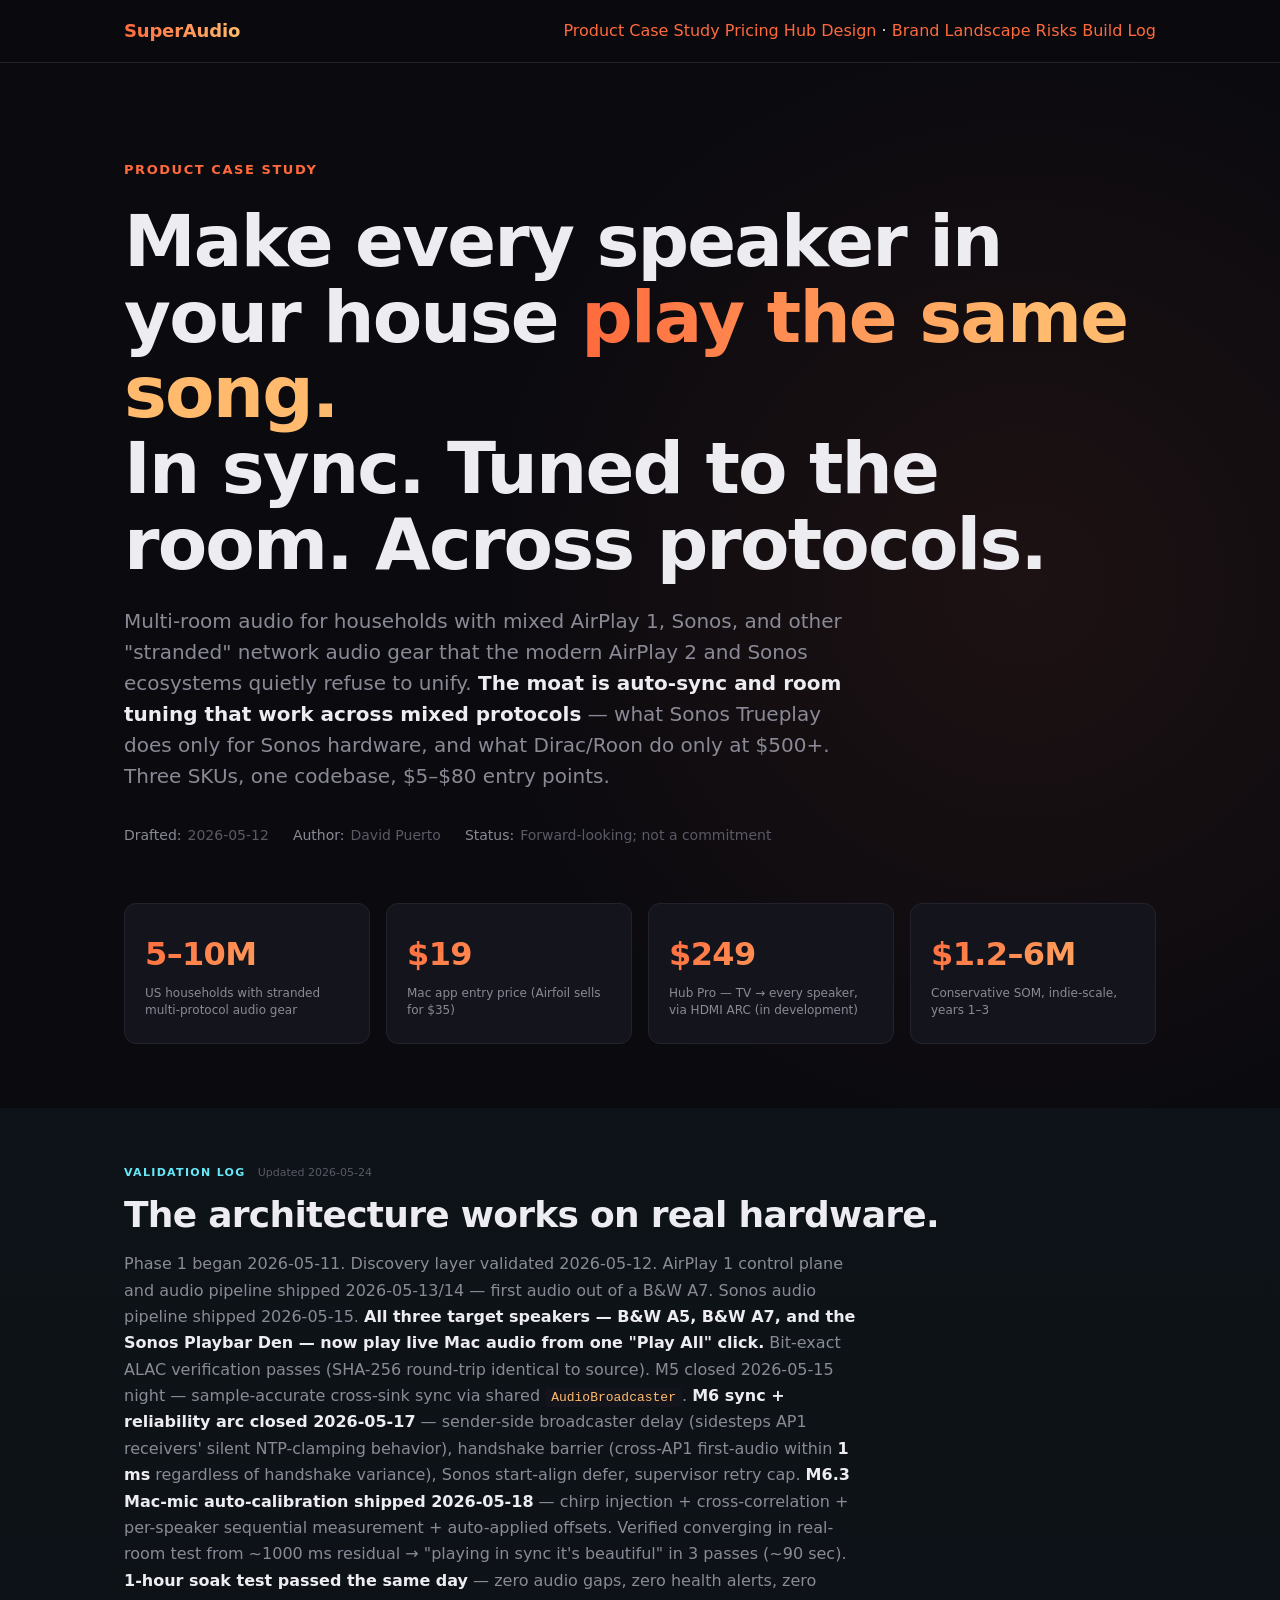
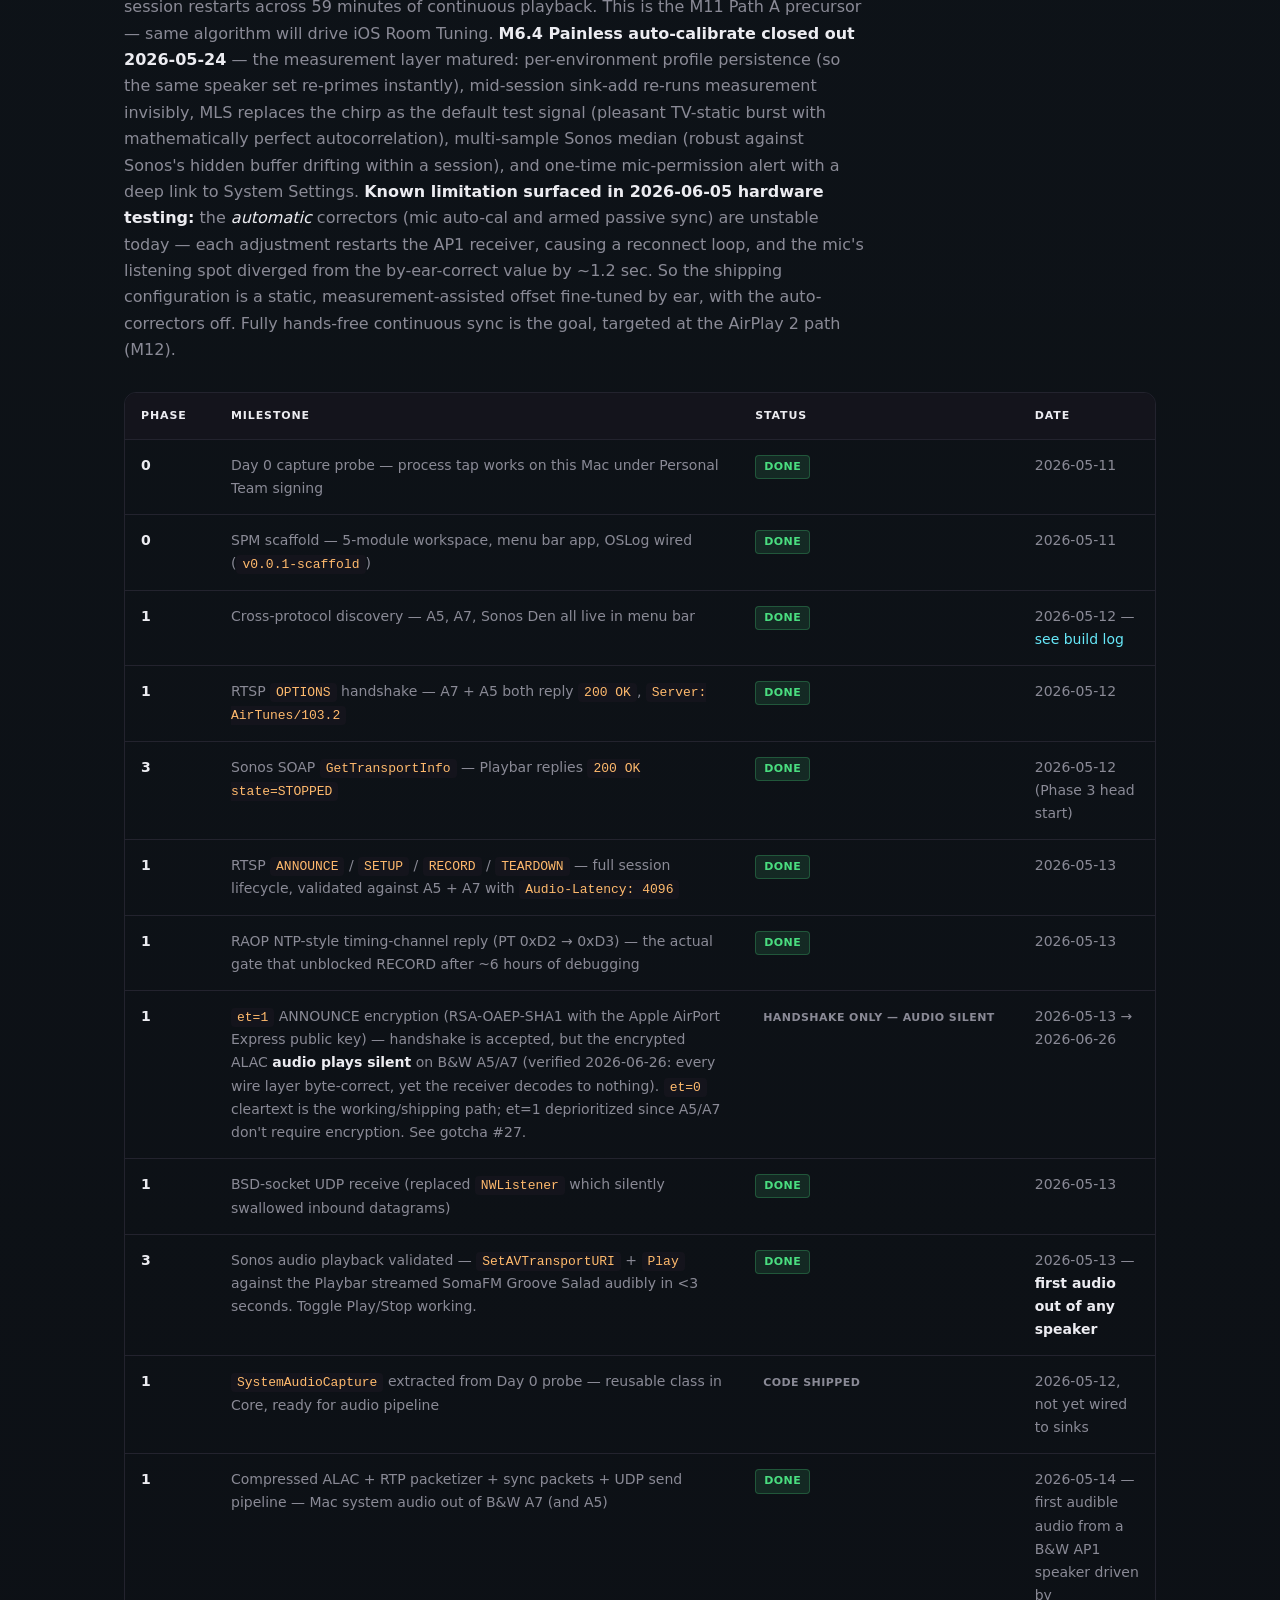
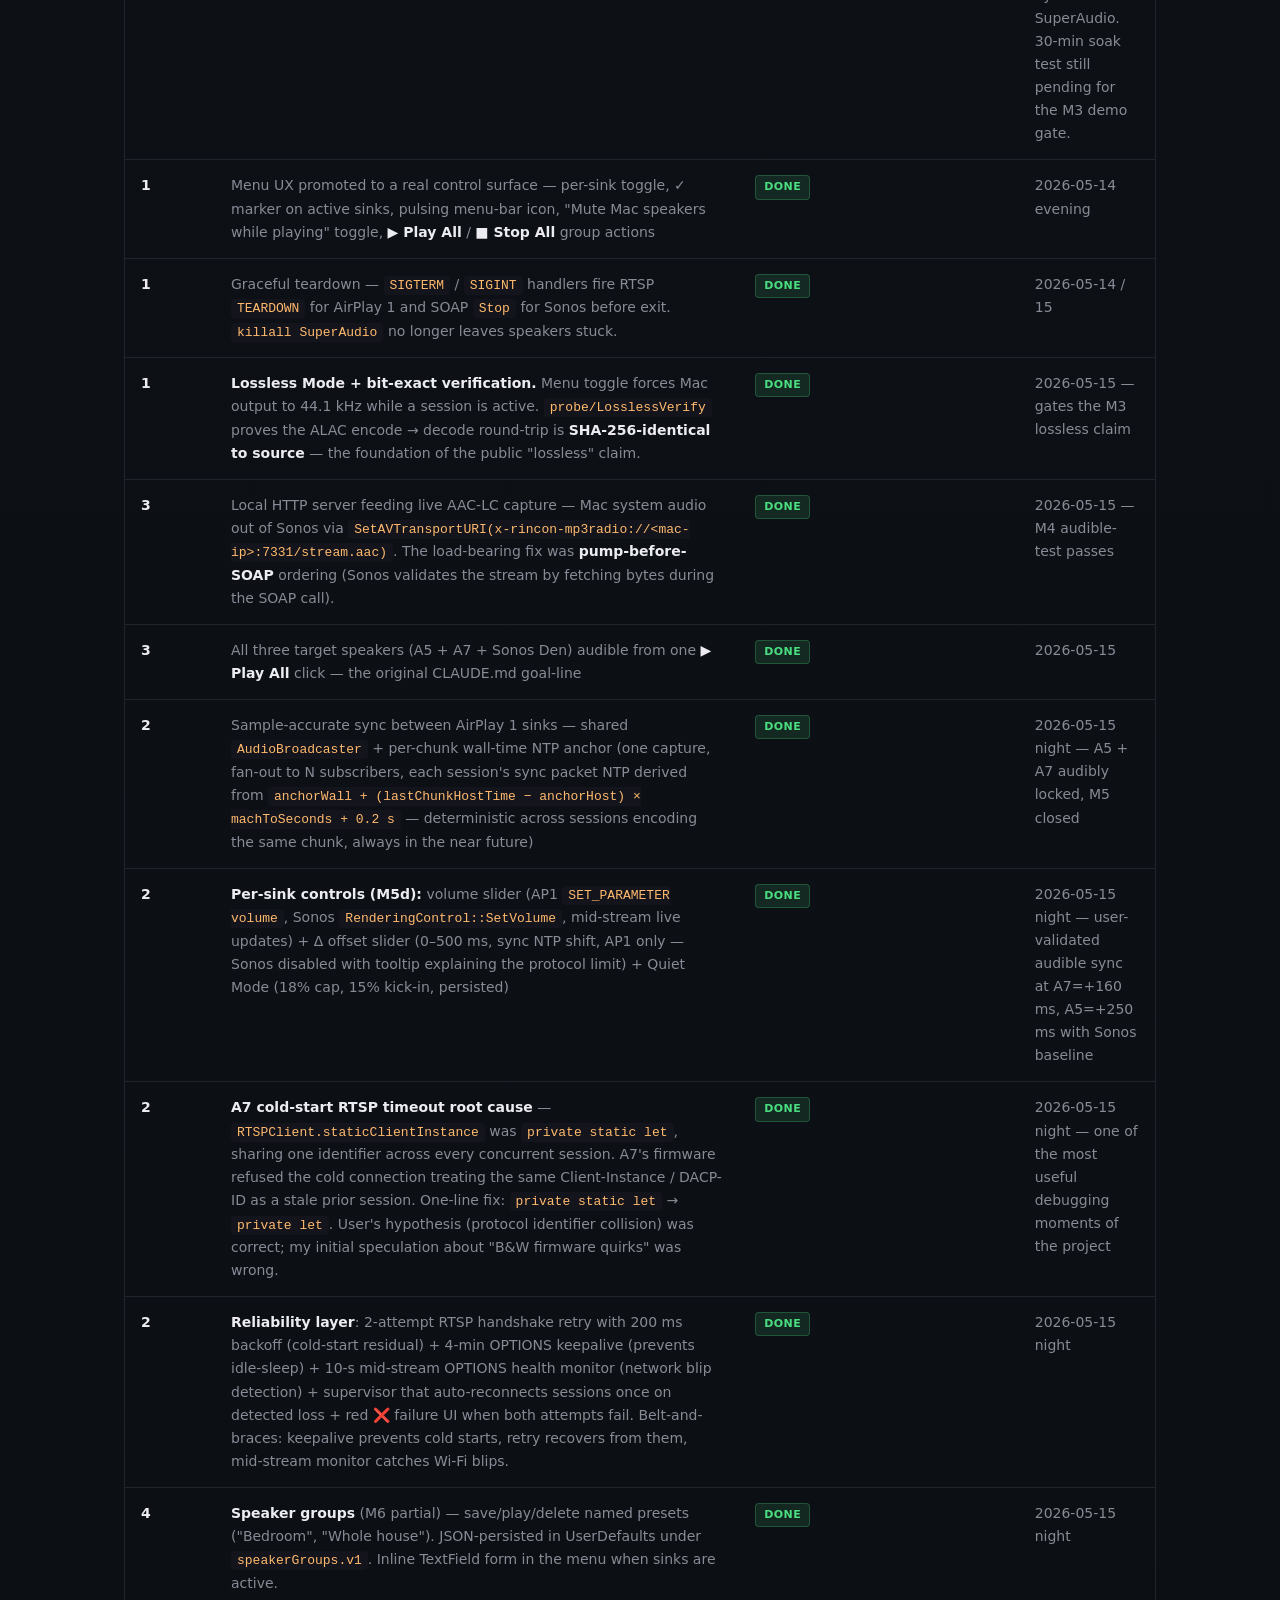
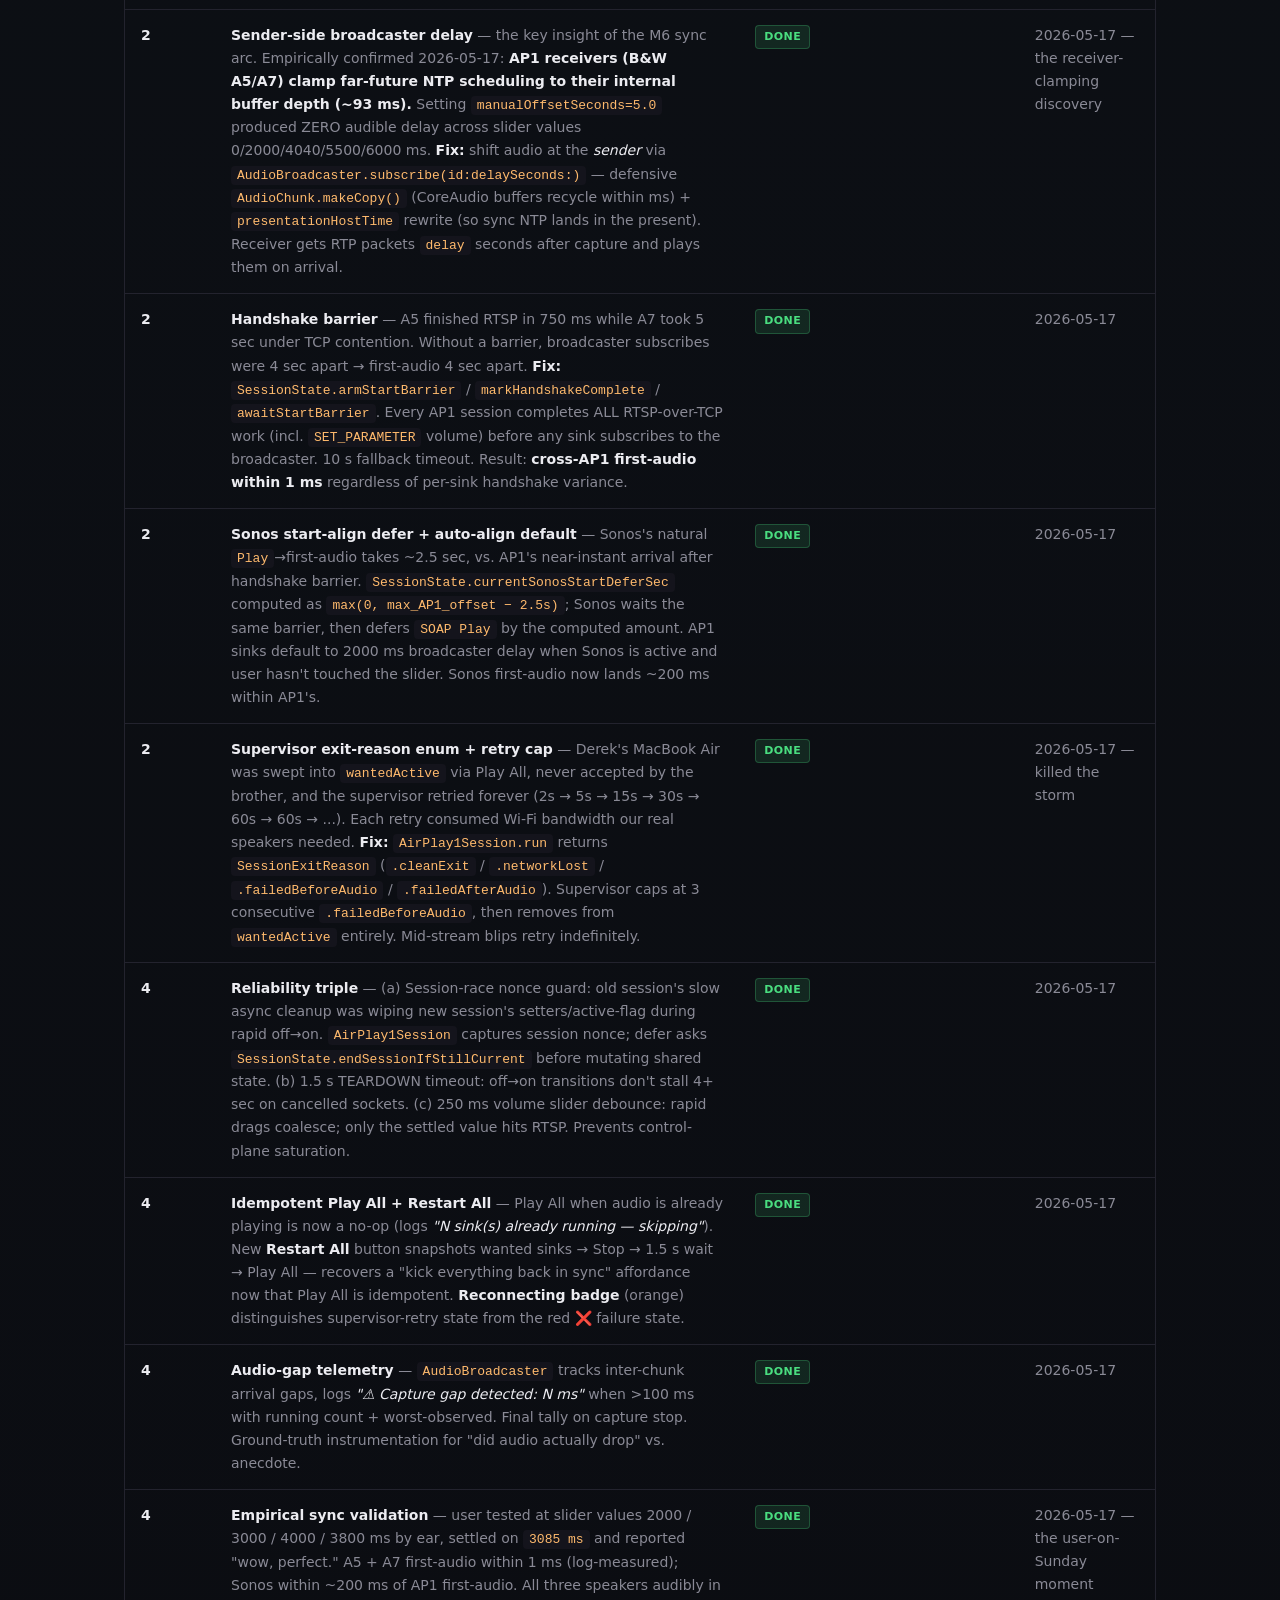
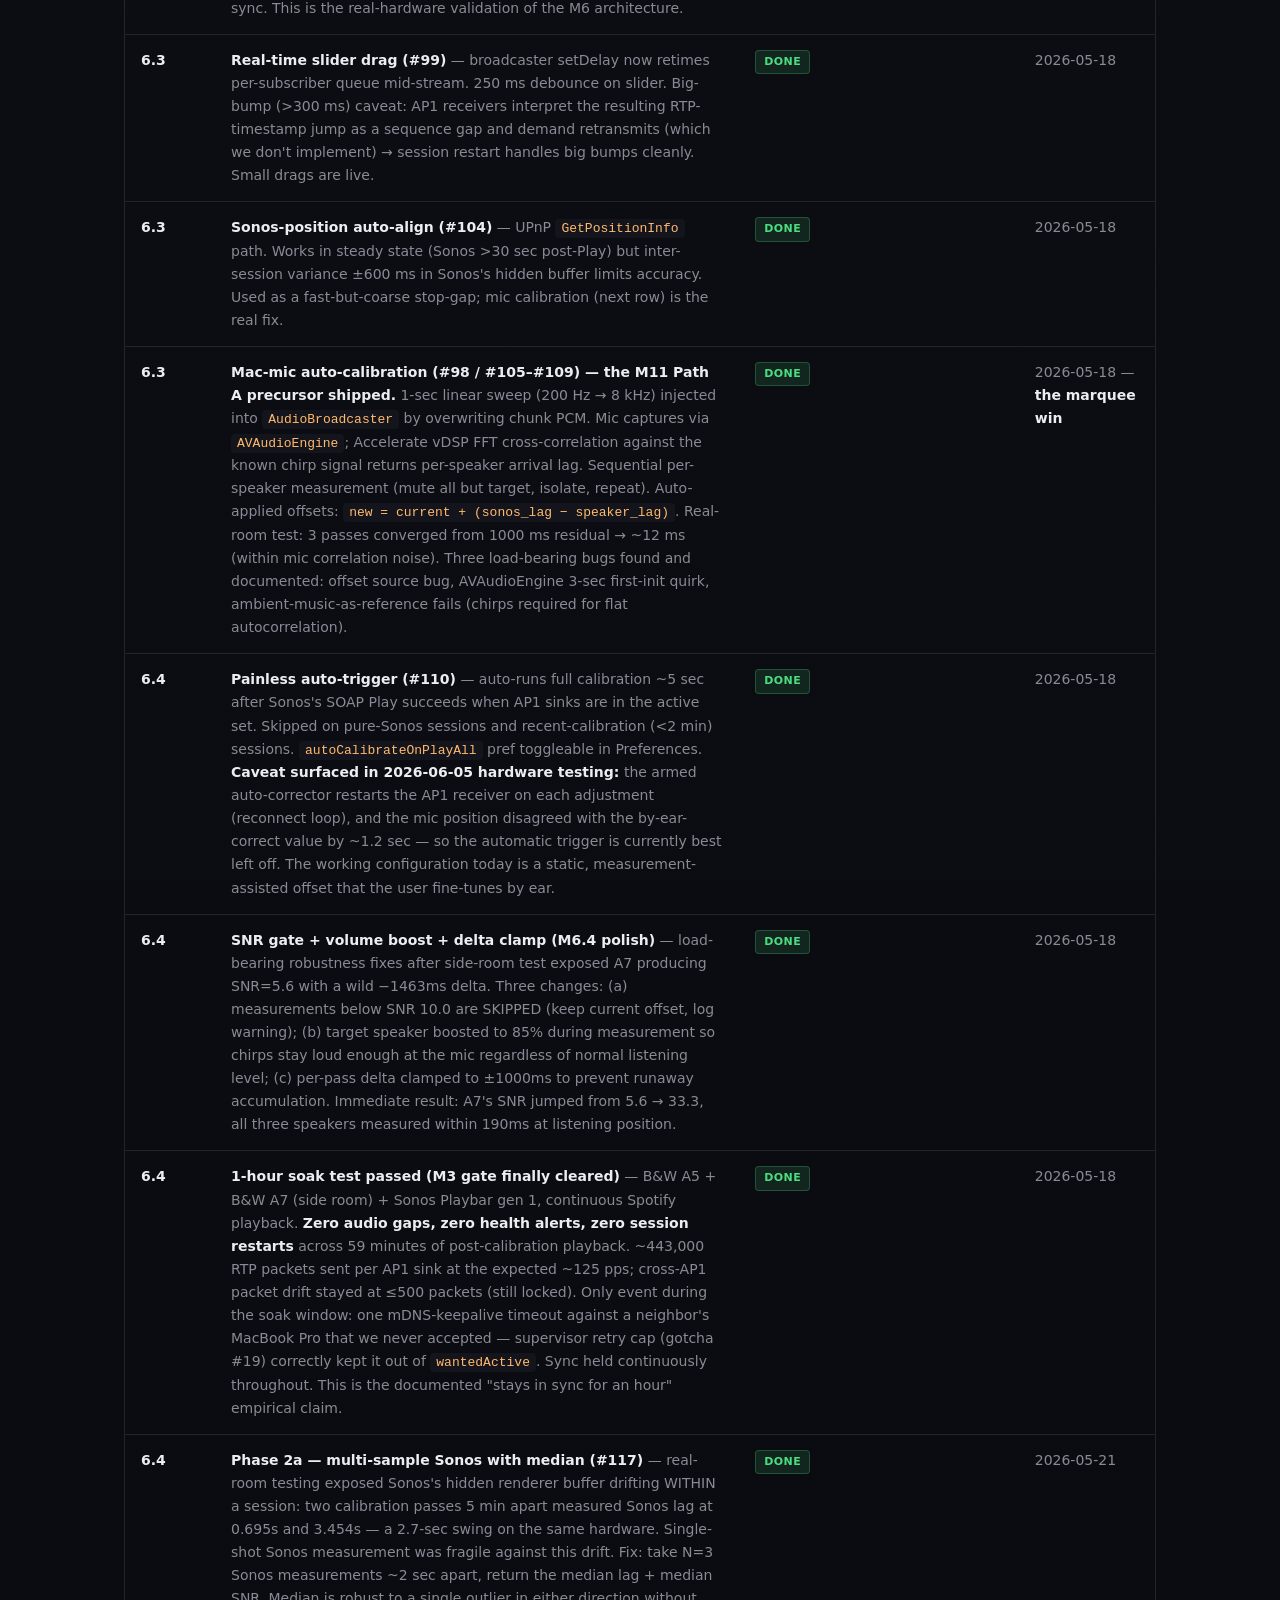
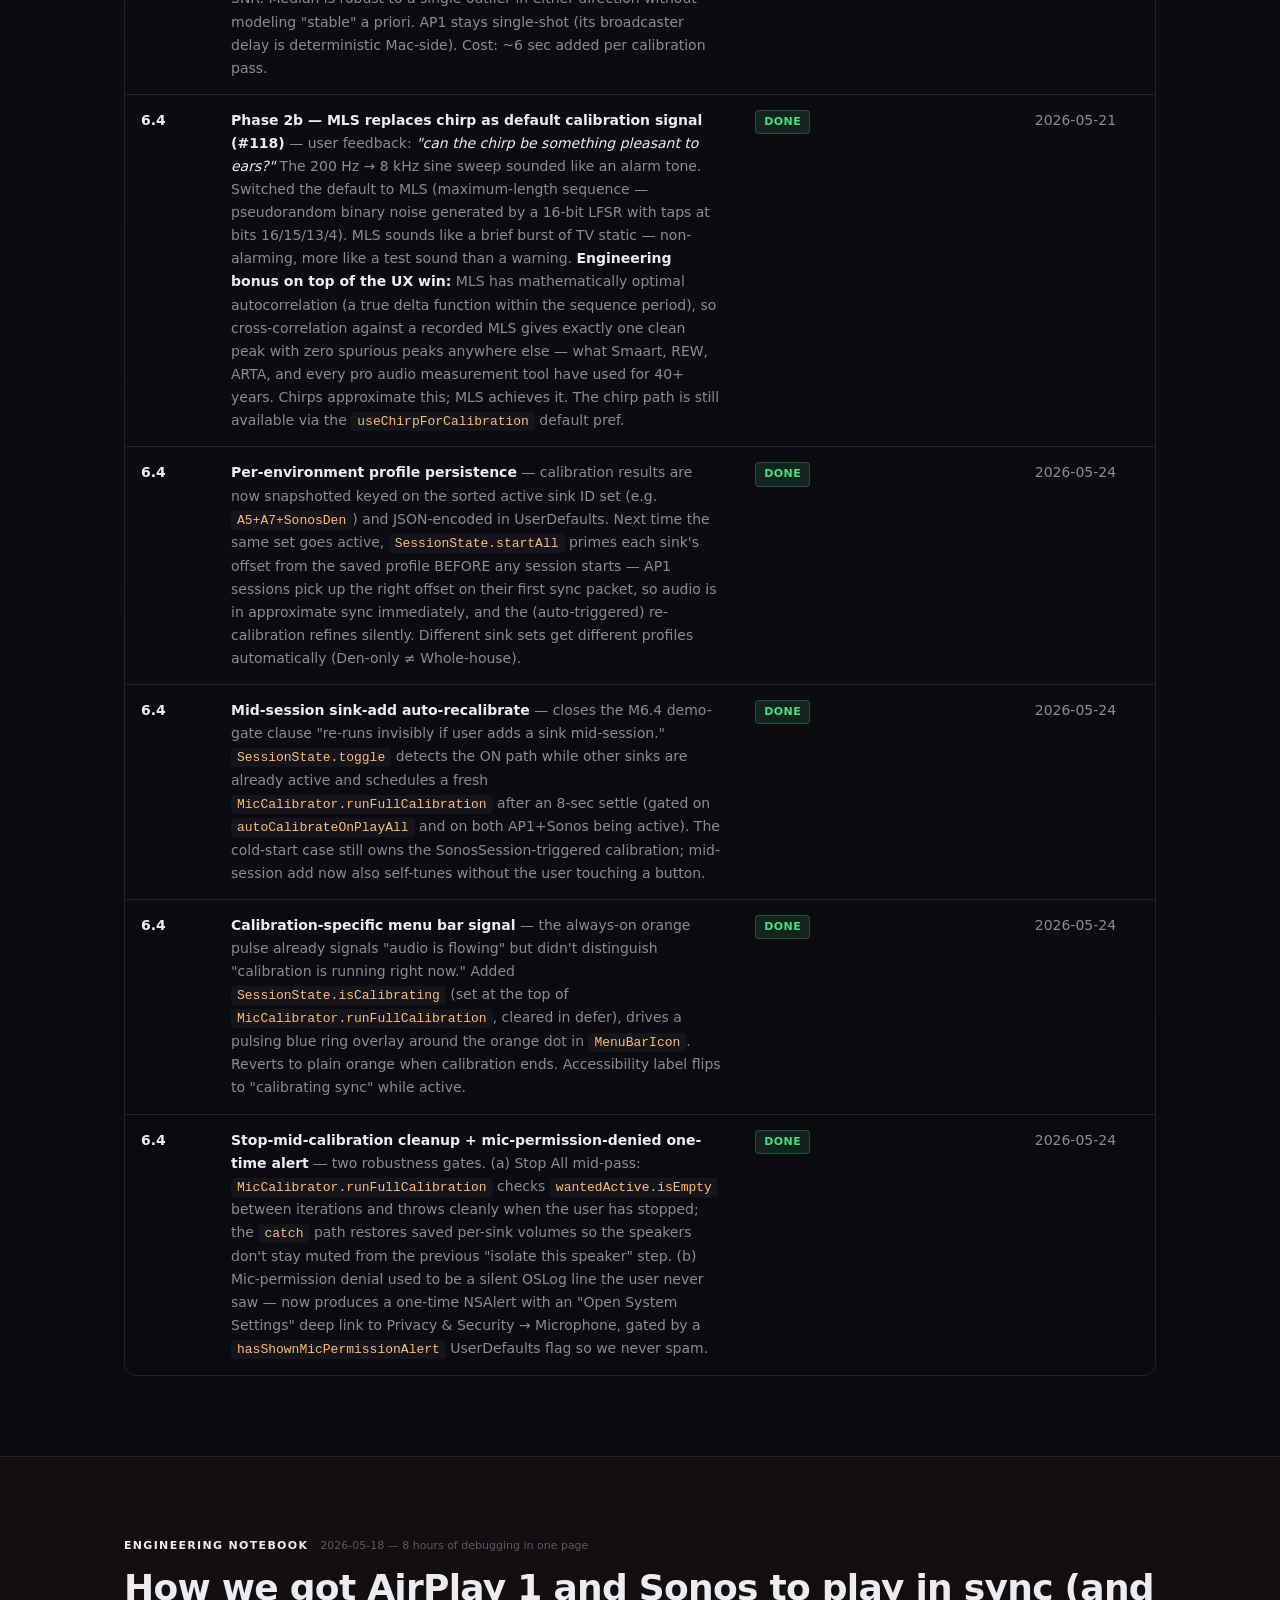
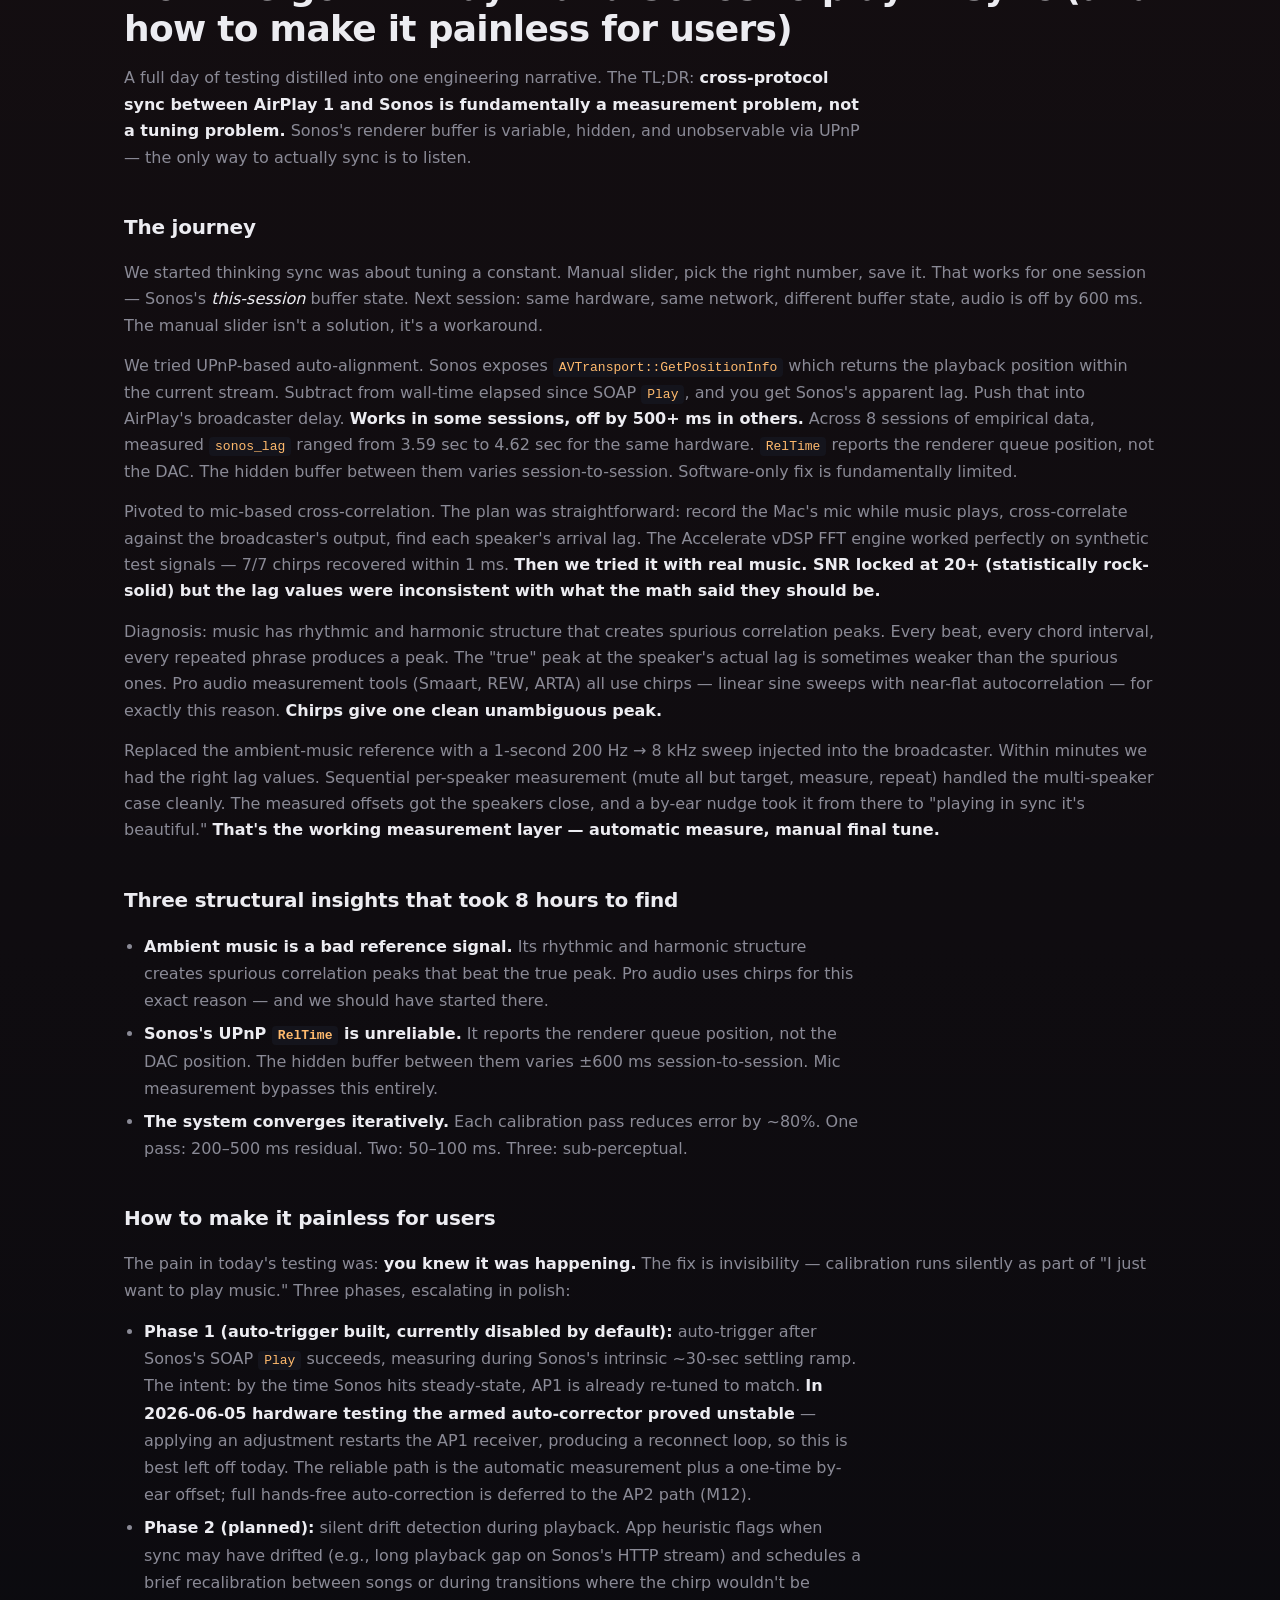
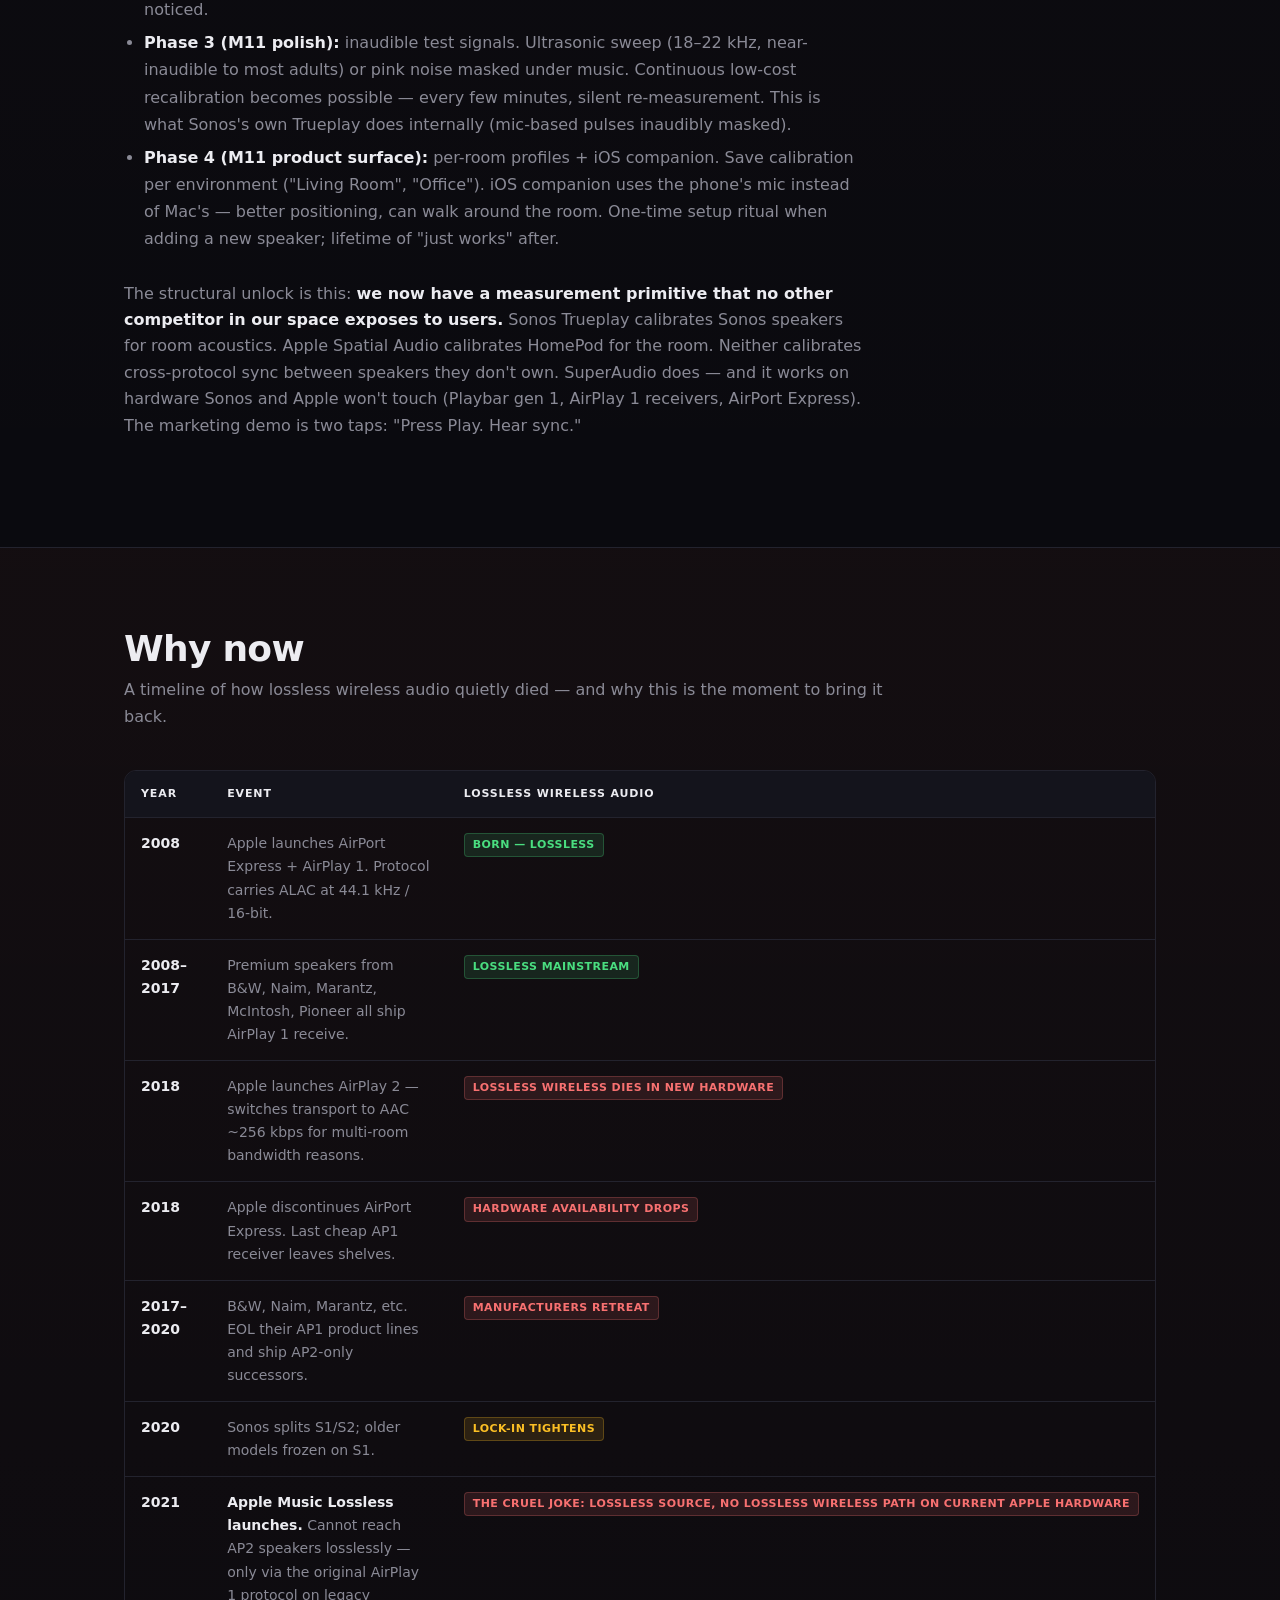
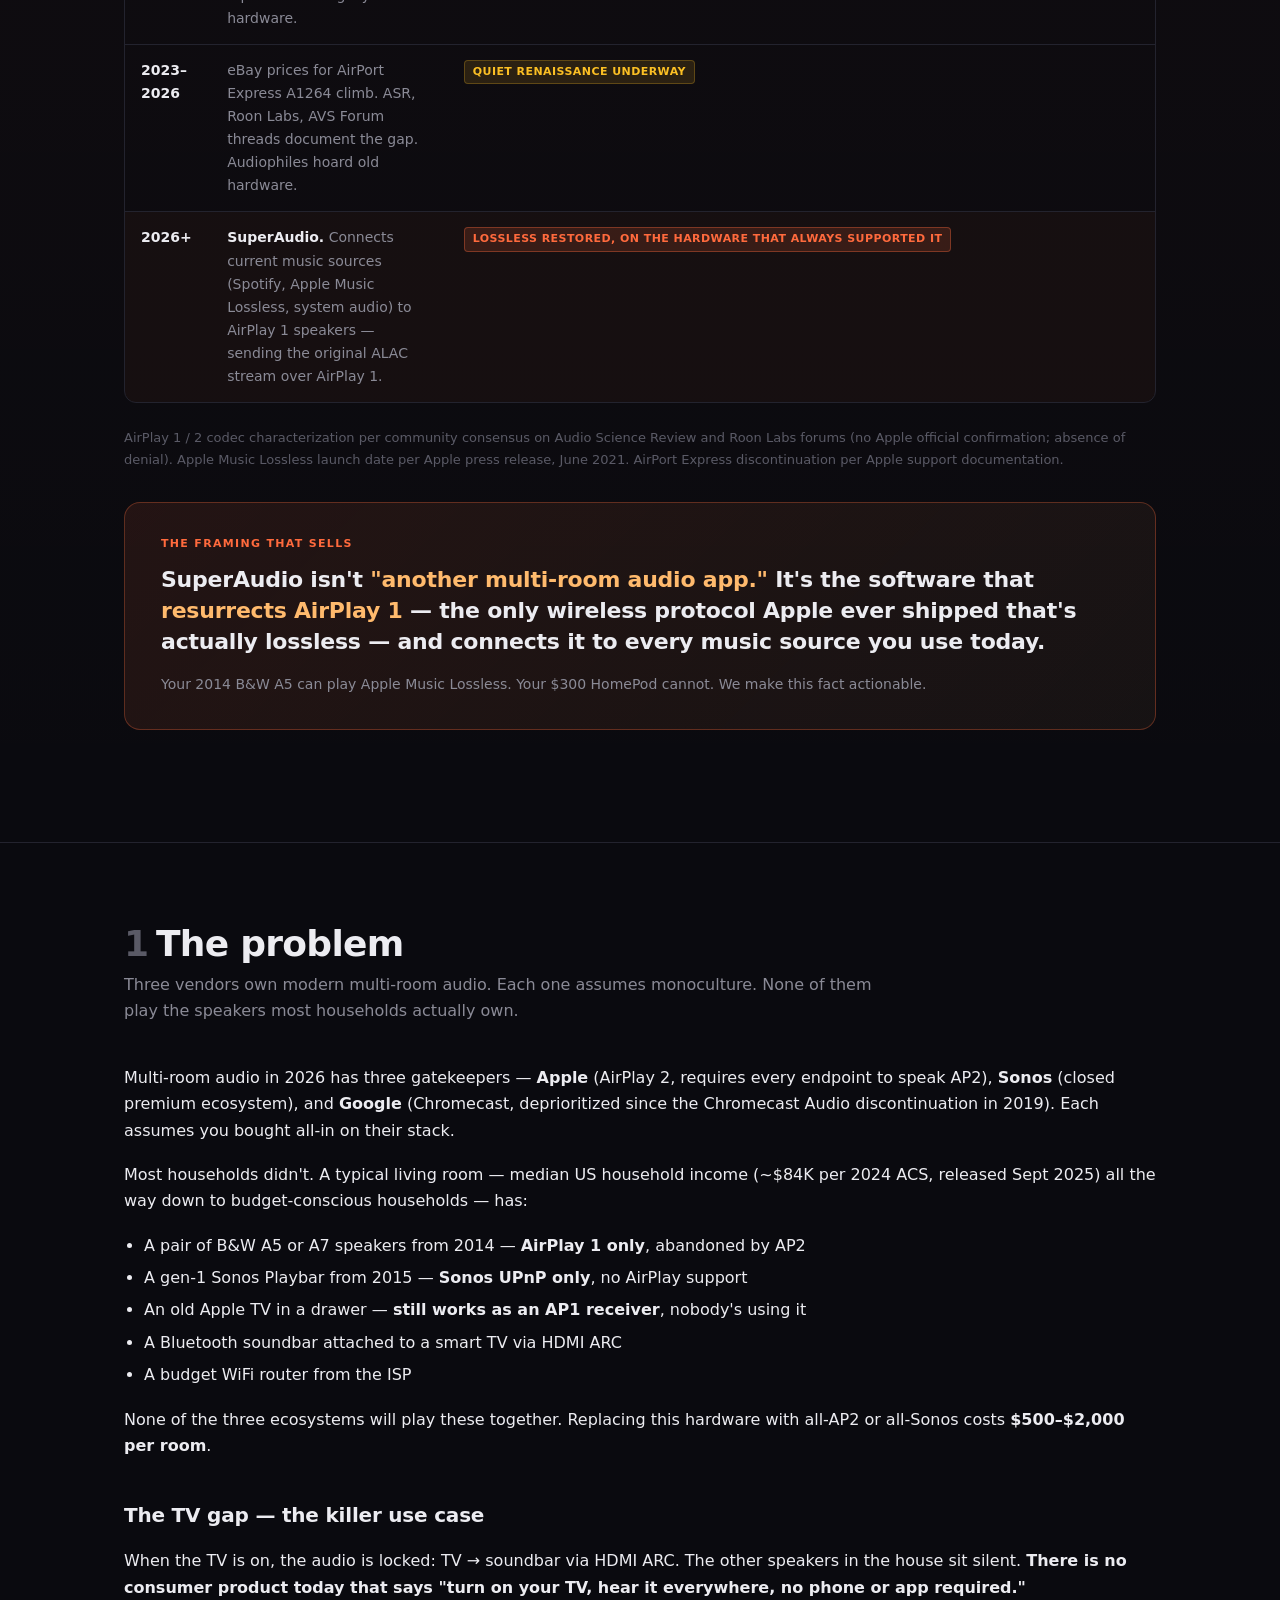
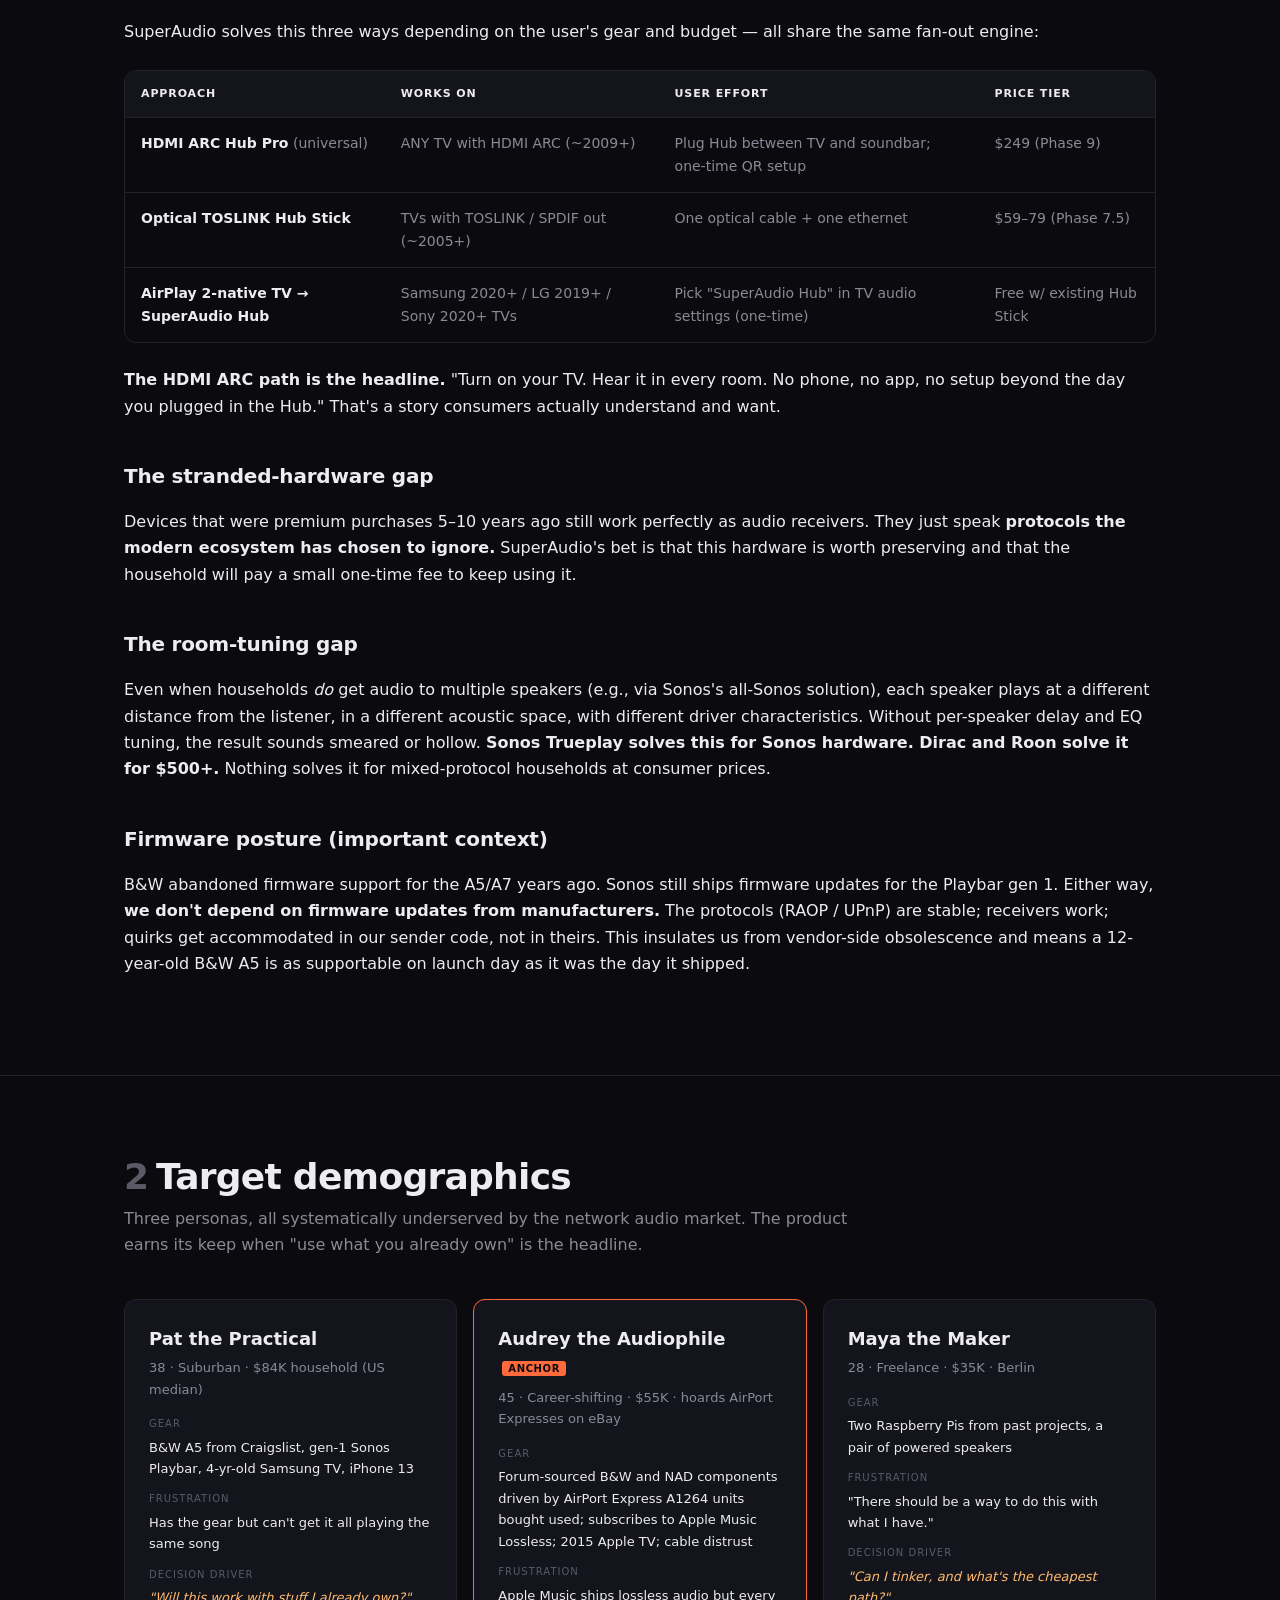
<file: website/CASE_STUDY.html>
<!DOCTYPE html>
<html lang="en">
<head>
<meta charset="utf-8">
<meta name="viewport" content="width=device-width, initial-scale=1">
<meta name="description" content="SuperAudio — product case study. Multi-room audio for households with mixed AirPlay 1, Sonos, and stranded network speakers. Auto-sync and room tuning that works across protocols.">
<title>SuperAudio — Product Case Study</title>
<style>
  :root {
    --bg:        #0a0a0f;
    --bg-card:   #14141c;
    --bg-card-hover: #1a1a24;
    --border:    #23232e;
    --border-bright: #2e2e3c;
    --text:      #ececf1;
    --text-muted:#8a8a96;
    --text-dim:  #5a5a66;
    --accent:    #ff6a3d;
    --accent-2:  #ffba6d;
    --good:      #4ade80;
    --warn:      #fbbf24;
    --bad:       #f87171;
    --cyan:      #67e8f9;
    --violet:    #a78bfa;
  }

  * { box-sizing: border-box; }
  html { scroll-behavior: smooth; }
  body {
    margin: 0;
    background: var(--bg);
    color: var(--text);
    font-family: -apple-system, BlinkMacSystemFont, "SF Pro Text", "Inter", system-ui, sans-serif;
    font-size: 16px;
    line-height: 1.65;
    -webkit-font-smoothing: antialiased;
    -moz-osx-font-smoothing: grayscale;
  }

  a { color: var(--accent); text-decoration: none; }
  a:hover { color: var(--accent-2); }

  .wrap { max-width: 1080px; margin: 0 auto; padding: 0 24px; }
  section { padding: 80px 0; border-top: 1px solid var(--border); }
  section:first-of-type { border-top: none; }

  .topnav {
    position: sticky; top: 0; z-index: 50;
    backdrop-filter: blur(20px);
    background: rgba(10,10,15,0.75);
    border-bottom: 1px solid var(--border);
  }
  .topnav .wrap {
    display: flex; align-items: center; justify-content: space-between;
    padding-top: 16px; padding-bottom: 16px;
  }
  .topnav .brand {
    font-weight: 800; letter-spacing: -0.01em;
    background: linear-gradient(90deg, var(--accent) 0%, var(--accent-2) 100%);
    -webkit-background-clip: text; background-clip: text;
    color: transparent;
    font-size: 18px;
  }
  .topnav .tag {
    font-size: 11px; color: var(--text-muted);
    text-transform: uppercase; letter-spacing: 0.08em;
    border: 1px solid var(--border); padding: 4px 8px; border-radius: 4px;
  }

  /* Hero */
  .hero {
    padding: 96px 0 64px;
    border-top: none;
    position: relative;
    overflow: hidden;
  }
  .hero::before {
    content: "";
    position: absolute; top: -50%; right: -20%;
    width: 80%; height: 200%;
    background: radial-gradient(circle, rgba(255,106,61,0.08) 0%, transparent 50%);
    pointer-events: none;
  }
  .hero > .wrap { position: relative; }
  .hero .eyebrow {
    color: var(--accent);
    font-size: 13px; letter-spacing: 0.12em; text-transform: uppercase;
    font-weight: 600;
    margin-bottom: 24px;
  }
  .hero h1 {
    font-size: clamp(40px, 6vw, 72px);
    line-height: 1.05; letter-spacing: -0.025em;
    font-weight: 800; margin: 0 0 24px;
  }
  .hero h1 em {
    font-style: normal;
    background: linear-gradient(90deg, var(--accent) 0%, var(--accent-2) 60%);
    -webkit-background-clip: text; background-clip: text;
    color: transparent;
  }
  .hero .lede {
    font-size: 20px; color: var(--text-muted); max-width: 740px;
    line-height: 1.55;
  }
  .hero .lede strong { color: var(--text); font-weight: 600; }
  .hero .meta {
    margin-top: 32px; display: flex; gap: 24px; flex-wrap: wrap;
    color: var(--text-dim); font-size: 14px;
  }
  .hero .meta span { display: inline-flex; align-items: center; gap: 6px; }
  .hero .meta strong { color: var(--text-muted); font-weight: 500; }

  .stats { display: grid; grid-template-columns: repeat(4, 1fr); gap: 16px; margin-top: 56px; }
  .stat {
    background: var(--bg-card); border: 1px solid var(--border);
    border-radius: 12px; padding: 24px 20px;
  }
  .stat .num {
    font-size: 32px; font-weight: 800; letter-spacing: -0.02em;
    background: linear-gradient(135deg, var(--accent) 0%, var(--accent-2) 100%);
    -webkit-background-clip: text; background-clip: text;
    color: transparent;
  }
  .stat .label { font-size: 12px; color: var(--text-muted); margin-top: 4px; line-height: 1.4; }
  @media (max-width: 720px) { .stats { grid-template-columns: repeat(2, 1fr); } }

  h2 {
    font-size: 36px; line-height: 1.15; letter-spacing: -0.02em;
    font-weight: 800; margin: 0 0 8px;
  }
  h2 .num {
    display: inline-block; width: 32px;
    color: var(--text-dim); font-weight: 600;
    font-variant-numeric: tabular-nums;
  }
  h2 + .subhead {
    color: var(--text-muted); font-size: 16px; margin-bottom: 40px;
    max-width: 760px;
  }
  h3 {
    font-size: 20px; margin: 40px 0 16px; font-weight: 700; letter-spacing: -0.01em;
  }
  h4 {
    font-size: 14px; margin: 24px 0 8px;
    text-transform: uppercase; letter-spacing: 0.08em;
    color: var(--text-muted); font-weight: 600;
  }
  p { margin: 0 0 18px; }
  ul { padding-left: 20px; margin: 0 0 18px; }
  li { margin: 6px 0; }
  strong { color: var(--text); font-weight: 600; }
  em { color: var(--text); font-style: italic; }
  code {
    background: var(--bg-card); padding: 2px 6px; border-radius: 4px;
    font-size: 13px; font-family: "SF Mono", Menlo, monospace;
    color: var(--accent-2);
  }

  /* Pull quote / hypothesis */
  .pullquote {
    border-left: 3px solid var(--accent);
    padding: 24px 28px;
    background: linear-gradient(90deg, rgba(255,106,61,0.06) 0%, transparent 100%);
    margin: 32px 0;
    font-size: 22px; line-height: 1.45; font-weight: 500;
    border-radius: 0 8px 8px 0;
    color: var(--text);
  }
  .pullquote strong { color: var(--accent-2); font-weight: 700; }

  /* Personas */
  .personas { display: grid; grid-template-columns: repeat(3, 1fr); gap: 16px; margin-top: 32px; }
  .persona {
    background: var(--bg-card); border: 1px solid var(--border); border-radius: 12px;
    padding: 24px; transition: border-color 0.15s, transform 0.15s;
  }
  .persona:hover { border-color: var(--accent); transform: translateY(-2px); }
  .persona .name { font-size: 18px; font-weight: 700; margin-bottom: 4px; }
  .persona .blurb { color: var(--text-muted); font-size: 13px; margin-bottom: 16px; }
  .persona dl { margin: 0; font-size: 13px; }
  .persona dt {
    color: var(--text-dim); text-transform: uppercase; font-size: 10px; letter-spacing: 0.1em;
    margin-top: 12px;
  }
  .persona dd { margin: 4px 0 0; color: var(--text); }
  .persona dd.driver { color: var(--accent-2); font-style: italic; font-weight: 500; }
  @media (max-width: 800px) { .personas { grid-template-columns: 1fr; } }

  /* Tables */
  .table-wrap { overflow-x: auto; margin: 24px 0; border: 1px solid var(--border); border-radius: 12px; }
  table { width: 100%; border-collapse: collapse; font-size: 14px; }
  thead { background: var(--bg-card); }
  th {
    text-align: left; padding: 14px 16px; font-weight: 600;
    color: var(--text); text-transform: uppercase; font-size: 11px; letter-spacing: 0.08em;
    border-bottom: 1px solid var(--border);
    white-space: nowrap;
  }
  td {
    padding: 14px 16px; vertical-align: top;
    border-bottom: 1px solid var(--border);
    color: var(--text-muted);
  }
  td strong { color: var(--text); font-weight: 600; }
  tr:last-child td { border-bottom: none; }
  tr:hover td { background: var(--bg-card); }

  /* Verdict badges */
  .v { display: inline-block; padding: 2px 8px; border-radius: 4px; font-size: 11px; font-weight: 600; text-transform: uppercase; letter-spacing: 0.04em; white-space: nowrap; }
  .v.good { background: rgba(74,222,128,0.12); color: var(--good); border: 1px solid rgba(74,222,128,0.25); }
  .v.warn { background: rgba(251,191,36,0.12); color: var(--warn); border: 1px solid rgba(251,191,36,0.25); }
  .v.bad  { background: rgba(248,113,113,0.12); color: var(--bad);  border: 1px solid rgba(248,113,113,0.25); }
  .v.info { background: rgba(103,232,249,0.12); color: var(--cyan); border: 1px solid rgba(103,232,249,0.25); }

  /* Moat — sync layer cards */
  .layer-stack { display: flex; flex-direction: column; gap: 12px; margin: 32px 0; }
  .layer {
    background: var(--bg-card); border: 1px solid var(--border); border-radius: 12px;
    padding: 20px 24px; display: grid; grid-template-columns: 56px 1fr auto; gap: 20px; align-items: center;
    transition: border-color 0.15s;
  }
  .layer:hover { border-color: var(--accent); }
  .layer .badge {
    background: linear-gradient(135deg, var(--accent) 0%, var(--accent-2) 100%);
    color: var(--bg); font-weight: 800; font-size: 14px;
    width: 56px; height: 56px; border-radius: 12px;
    display: flex; align-items: center; justify-content: center;
    flex-shrink: 0;
  }
  .layer.foundation .badge { background: linear-gradient(135deg, var(--cyan) 0%, var(--violet) 100%); }
  .layer.moat .badge { background: linear-gradient(135deg, var(--accent) 0%, var(--accent-2) 100%); }
  .layer.future .badge { background: var(--text-dim); }
  .layer .body .title { font-size: 17px; font-weight: 700; margin-bottom: 4px; }
  .layer .body .desc { font-size: 13px; color: var(--text-muted); line-height: 1.5; }
  .layer .precision {
    font-family: "SF Mono", Menlo, monospace; font-size: 12px;
    color: var(--text-dim); white-space: nowrap;
  }
  @media (max-width: 720px) {
    .layer { grid-template-columns: 48px 1fr; }
    .layer .badge { width: 48px; height: 48px; font-size: 12px; }
    .layer .precision { grid-column: 1 / -1; }
  }

  /* Tune categories — split into two columns */
  .tune-grid { display: grid; grid-template-columns: 1fr 1fr; gap: 16px; margin: 32px 0; }
  .tune-card {
    background: var(--bg-card); border: 1px solid var(--border); border-radius: 12px; padding: 24px;
  }
  .tune-card h4 { margin-top: 0; color: var(--accent); }
  .tune-card .tune-title { font-size: 18px; font-weight: 700; margin: 4px 0 8px; }
  .tune-card .tune-desc { font-size: 13px; color: var(--text-muted); line-height: 1.55; }
  @media (max-width: 720px) { .tune-grid { grid-template-columns: 1fr; } }

  /* Big insight callout */
  .insight {
    background: linear-gradient(135deg, rgba(255,106,61,0.10) 0%, rgba(255,186,109,0.05) 100%);
    border: 1px solid rgba(255,106,61,0.3);
    border-radius: 16px; padding: 32px 36px; margin: 32px 0;
    position: relative;
  }
  .insight .label {
    color: var(--accent); font-size: 11px; letter-spacing: 0.12em; text-transform: uppercase;
    font-weight: 700; margin-bottom: 12px;
  }
  .insight .body {
    font-size: 22px; line-height: 1.4; font-weight: 600; letter-spacing: -0.01em;
    color: var(--text); margin-bottom: 16px;
  }
  .insight .body em {
    color: var(--accent-2); font-style: normal; font-weight: 700;
  }
  .insight .detail { font-size: 14px; color: var(--text-muted); margin: 0; }

  /* SKU grid */
  .skus { display: grid; grid-template-columns: repeat(4, 1fr); gap: 16px; margin: 32px 0; }
  .sku {
    background: var(--bg-card); border: 1px solid var(--border); border-radius: 12px;
    padding: 24px; position: relative; transition: border-color 0.15s;
  }
  .sku:hover { border-color: var(--accent); }
  .sku.featured { border-color: var(--accent); }
  .sku.featured::before {
    content: "SWEET SPOT";
    position: absolute; top: -10px; left: 16px;
    background: var(--accent); color: var(--bg);
    font-size: 10px; font-weight: 700; letter-spacing: 0.08em;
    padding: 3px 8px; border-radius: 4px;
  }
  .sku.free { border-color: var(--cyan); }
  .sku.free::before {
    content: "FREE";
    position: absolute; top: -10px; left: 16px;
    background: var(--cyan); color: var(--bg);
    font-size: 10px; font-weight: 700; letter-spacing: 0.08em;
    padding: 3px 8px; border-radius: 4px;
  }
  .sku .price {
    font-size: 28px; font-weight: 800; letter-spacing: -0.02em;
    margin: 8px 0 4px;
  }
  .sku .price-note { font-size: 12px; color: var(--text-dim); }
  .sku .sku-name { font-size: 13px; color: var(--text-muted); margin-bottom: 4px; text-transform: uppercase; letter-spacing: 0.06em; font-weight: 600; }
  .sku .desc { font-size: 13px; color: var(--text-muted); line-height: 1.5; margin-top: 12px; }
  @media (max-width: 980px) { .skus { grid-template-columns: repeat(2, 1fr); } }
  @media (max-width: 540px) { .skus { grid-template-columns: 1fr; } }

  /* Roadmap timeline */
  .timeline { position: relative; padding-left: 28px; margin-top: 32px; }
  .timeline::before {
    content: ""; position: absolute; left: 8px; top: 8px; bottom: 8px;
    width: 2px; background: var(--border);
  }
  .phase {
    position: relative; padding: 0 0 32px 24px;
  }
  .phase::before {
    content: ""; position: absolute; left: -25px; top: 6px;
    width: 12px; height: 12px; border-radius: 50%;
    background: var(--bg-card); border: 2px solid var(--border);
  }
  .phase.current::before { background: var(--accent); border-color: var(--accent); box-shadow: 0 0 0 4px rgba(255,106,61,0.18); }
  .phase.next::before { border-color: var(--accent-2); }
  .phase.moat-phase::before { background: var(--cyan); border-color: var(--cyan); box-shadow: 0 0 0 4px rgba(103,232,249,0.18); }
  .phase .phase-label {
    display: inline-block;
    font-size: 11px; font-weight: 700; letter-spacing: 0.08em;
    text-transform: uppercase; color: var(--text-muted);
    margin-bottom: 4px;
  }
  .phase.current .phase-label { color: var(--accent); }
  .phase.moat-phase .phase-label { color: var(--cyan); }
  .phase .phase-title { font-size: 18px; font-weight: 700; margin-bottom: 4px; }
  .phase .phase-meta { font-size: 13px; color: var(--text-dim); }
  .phase .phase-meta strong { color: var(--text-muted); font-weight: 500; }

  /* Reuse cards */
  .reuse { display: grid; grid-template-columns: repeat(2, 1fr); gap: 12px; margin-top: 24px; }
  .reuse .item {
    background: var(--bg-card); border: 1px solid var(--border); border-radius: 8px;
    padding: 16px;
  }
  .reuse .item .gear { font-weight: 700; font-size: 14px; }
  .reuse .item .what { font-size: 13px; color: var(--text-muted); margin-top: 4px; }
  .reuse .item .value { font-size: 12px; color: var(--accent-2); margin-top: 8px; font-weight: 600; }
  @media (max-width: 720px) { .reuse { grid-template-columns: 1fr; } }

  /* Footer */
  footer {
    border-top: 1px solid var(--border);
    padding: 40px 0; color: var(--text-dim); font-size: 13px;
  }
  footer p { margin: 8px 0; }

  /* Print */
  @media print {
    body { background: white; color: black; }
    .topnav, .hero .meta, .hero::before { display: none; }
    section { break-inside: avoid; }
    .stat, .persona, .sku, .reuse .item, .layer, .tune-card, .insight { break-inside: avoid; border-color: #ccc; background: white; }
    h2 .num { color: #888; }
  }
</style>
</head>
<body>

<nav class="topnav">
  <div class="wrap">
    <a href="index.html" class="brand">SuperAudio</a>
    <div class="nav-links">
      <a href="index.html">Product</a>
      <a href="CASE_STUDY.html" class="current">Case Study</a>
      <a href="PRICING.html">Pricing</a>
      <a href="HUB_DESIGN.html">Hub Design</a>
      <span class="nav-sep">·</span>
      <a href="POSITIONING.html">Brand</a>
      <a href="COMPETITIVE_LANDSCAPE.html">Landscape</a>
      <a href="RISK_REGISTER.html">Risks</a>
      <a href="REACTIVE_DISCOVERY.html">Build Log</a>
    </div>
  </div>
</nav>

<header class="hero">
  <div class="wrap">
    <div class="eyebrow">Product Case Study</div>
    <h1>Make every speaker in your house <em>play the same song.</em><br>In sync. Tuned to the room. Across protocols.</h1>
    <p class="lede">
      Multi-room audio for households with mixed AirPlay 1, Sonos, and other "stranded" network audio gear that the modern AirPlay&nbsp;2 and Sonos ecosystems quietly refuse to unify. <strong>The moat is auto-sync and room tuning that work across mixed protocols</strong> — what Sonos Trueplay does only for Sonos hardware, and what Dirac/Roon do only at $500+. Three SKUs, one codebase, $5–$80 entry points.
    </p>
    <div class="meta">
      <span><strong>Drafted:</strong> 2026-05-12</span>
      <span><strong>Author:</strong> David Puerto</span>
      <span><strong>Status:</strong> Forward-looking; not a commitment</span>
    </div>

    <div class="stats">
      <div class="stat">
        <div class="num">5–10M</div>
        <div class="label">US households with stranded multi-protocol audio gear</div>
      </div>
      <div class="stat">
        <div class="num">$19</div>
        <div class="label">Mac app entry price (Airfoil sells for $35)</div>
      </div>
      <div class="stat">
        <div class="num">$249</div>
        <div class="label">Hub Pro — TV → every speaker, via HDMI ARC (in development)</div>
      </div>
      <div class="stat">
        <div class="num">$1.2–6M</div>
        <div class="label">Conservative SOM, indie-scale, years 1–3</div>
      </div>
    </div>
  </div>
</header>

<!-- 0. Validation Log -->
<section style="padding: 56px 0; background: linear-gradient(180deg, rgba(103,232,249,0.04) 0%, transparent 100%);">
  <div class="wrap">
    <div style="display:flex; align-items:center; gap:12px; margin-bottom: 12px;">
      <span style="font-size:11px; letter-spacing:0.12em; text-transform:uppercase; font-weight:700; color: var(--cyan);">Validation Log</span>
      <span style="font-size:11px; color: var(--text-dim);">Updated 2026-05-24</span>
    </div>
    <h2 style="margin-bottom: 16px;">The architecture works on real hardware.</h2>
    <p style="color: var(--text-muted); max-width: 740px; margin-bottom: 28px;">
      Phase 1 began 2026-05-11. Discovery layer validated 2026-05-12. AirPlay 1 control plane and audio pipeline shipped 2026-05-13/14 — first audio out of a B&amp;W A7. Sonos audio pipeline shipped 2026-05-15. <strong>All three target speakers — B&amp;W A5, B&amp;W A7, and the Sonos Playbar Den — now play live Mac audio from one "Play All" click.</strong> Bit-exact ALAC verification passes (SHA-256 round-trip identical to source). M5 closed 2026-05-15 night — sample-accurate cross-sink sync via shared <code>AudioBroadcaster</code>. <strong>M6 sync + reliability arc closed 2026-05-17</strong> — sender-side broadcaster delay (sidesteps AP1 receivers' silent NTP-clamping behavior), handshake barrier (cross-AP1 first-audio within <strong>1 ms</strong> regardless of handshake variance), Sonos start-align defer, supervisor retry cap. <strong>M6.3 Mac-mic auto-calibration shipped 2026-05-18</strong> — chirp injection + cross-correlation + per-speaker sequential measurement + auto-applied offsets. Verified converging in real-room test from ~1000 ms residual → "playing in sync it's beautiful" in 3 passes (~90 sec). <strong>1-hour soak test passed the same day</strong> — zero audio gaps, zero health alerts, zero session restarts across 59 minutes of continuous playback. This is the M11 Path A precursor — same algorithm will drive iOS Room Tuning. <strong>M6.4 Painless auto-calibrate closed out 2026-05-24</strong> — the measurement layer matured: per-environment profile persistence (so the same speaker set re-primes instantly), mid-session sink-add re-runs measurement invisibly, MLS replaces the chirp as the default test signal (pleasant TV-static burst with mathematically perfect autocorrelation), multi-sample Sonos median (robust against Sonos's hidden buffer drifting within a session), and one-time mic-permission alert with a deep link to System Settings. <strong>Known limitation surfaced in 2026-06-05 hardware testing:</strong> the <em>automatic</em> correctors (mic auto-cal and armed passive sync) are unstable today — each adjustment restarts the AP1 receiver, causing a reconnect loop, and the mic's listening spot diverged from the by-ear-correct value by ~1.2 sec. So the shipping configuration is a static, measurement-assisted offset fine-tuned by ear, with the auto-correctors off. Fully hands-free continuous sync is the goal, targeted at the AirPlay 2 path (M12).
    </p>

    <div class="table-wrap" style="margin-top: 0;">
      <table>
        <thead><tr><th style="width:90px;">Phase</th><th>Milestone</th><th>Status</th><th>Date</th></tr></thead>
        <tbody>
          <tr><td><strong>0</strong></td><td>Day 0 capture probe — process tap works on this Mac under Personal Team signing</td><td><span class="v good">Done</span></td><td>2026-05-11</td></tr>
          <tr><td><strong>0</strong></td><td>SPM scaffold — 5-module workspace, menu bar app, OSLog wired (<code>v0.0.1-scaffold</code>)</td><td><span class="v good">Done</span></td><td>2026-05-11</td></tr>
          <tr><td><strong>1</strong></td><td>Cross-protocol discovery — A5, A7, Sonos Den all live in menu bar</td><td><span class="v good">Done</span></td><td>2026-05-12 — <a href="REACTIVE_DISCOVERY.html" style="color: var(--cyan);">see build log</a></td></tr>
          <tr><td><strong>1</strong></td><td>RTSP <code>OPTIONS</code> handshake — A7 + A5 both reply <code>200 OK</code>, <code>Server: AirTunes/103.2</code></td><td><span class="v good">Done</span></td><td>2026-05-12</td></tr>
          <tr><td><strong>3</strong></td><td>Sonos SOAP <code>GetTransportInfo</code> — Playbar replies <code>200 OK state=STOPPED</code></td><td><span class="v good">Done</span></td><td>2026-05-12 (Phase 3 head start)</td></tr>
          <tr><td><strong>1</strong></td><td>RTSP <code>ANNOUNCE</code> / <code>SETUP</code> / <code>RECORD</code> / <code>TEARDOWN</code> — full session lifecycle, validated against A5 + A7 with <code>Audio-Latency: 4096</code></td><td><span class="v good">Done</span></td><td>2026-05-13</td></tr>
          <tr><td><strong>1</strong></td><td>RAOP NTP-style timing-channel reply (PT 0xD2 → 0xD3) — the actual gate that unblocked RECORD after ~6 hours of debugging</td><td><span class="v good">Done</span></td><td>2026-05-13</td></tr>
          <tr><td><strong>1</strong></td><td><code>et=1</code> ANNOUNCE encryption (RSA-OAEP-SHA1 with the Apple AirPort Express public key) — handshake is accepted, but the encrypted ALAC <strong>audio plays silent</strong> on B&amp;W A5/A7 (verified 2026-06-26: every wire layer byte-correct, yet the receiver decodes to nothing). <code>et=0</code> cleartext is the working/shipping path; et=1 deprioritized since A5/A7 don't require encryption. See gotcha #27.</td><td><span class="v cyan">Handshake only — audio silent</span></td><td>2026-05-13 → 2026-06-26</td></tr>
          <tr><td><strong>1</strong></td><td>BSD-socket UDP receive (replaced <code>NWListener</code> which silently swallowed inbound datagrams)</td><td><span class="v good">Done</span></td><td>2026-05-13</td></tr>
          <tr><td><strong>3</strong></td><td>Sonos audio playback validated — <code>SetAVTransportURI</code> + <code>Play</code> against the Playbar streamed SomaFM Groove Salad audibly in &lt;3 seconds. Toggle Play/Stop working.</td><td><span class="v good">Done</span></td><td>2026-05-13 — <strong>first audio out of any speaker</strong></td></tr>
          <tr><td><strong>1</strong></td><td><code>SystemAudioCapture</code> extracted from Day 0 probe — reusable class in Core, ready for audio pipeline</td><td><span class="v cyan">Code shipped</span></td><td>2026-05-12, not yet wired to sinks</td></tr>
          <tr><td><strong>1</strong></td><td>Compressed ALAC + RTP packetizer + sync packets + UDP send pipeline — Mac system audio out of B&amp;W A7 (and A5)</td><td><span class="v good">Done</span></td><td>2026-05-14 — first audible audio from a B&amp;W AP1 speaker driven by SuperAudio. 30-min soak test still pending for the M3 demo gate.</td></tr>
          <tr><td><strong>1</strong></td><td>Menu UX promoted to a real control surface — per-sink toggle, ✓ marker on active sinks, pulsing menu-bar icon, "Mute Mac speakers while playing" toggle, <strong>▶ Play All</strong> / <strong>■ Stop All</strong> group actions</td><td><span class="v good">Done</span></td><td>2026-05-14 evening</td></tr>
          <tr><td><strong>1</strong></td><td>Graceful teardown — <code>SIGTERM</code> / <code>SIGINT</code> handlers fire RTSP <code>TEARDOWN</code> for AirPlay 1 and SOAP <code>Stop</code> for Sonos before exit. <code>killall SuperAudio</code> no longer leaves speakers stuck.</td><td><span class="v good">Done</span></td><td>2026-05-14 / 15</td></tr>
          <tr><td><strong>1</strong></td><td><strong>Lossless Mode + bit-exact verification.</strong> Menu toggle forces Mac output to 44.1 kHz while a session is active. <code>probe/LosslessVerify</code> proves the ALAC encode → decode round-trip is <strong>SHA-256-identical to source</strong> — the foundation of the public "lossless" claim.</td><td><span class="v good">Done</span></td><td>2026-05-15 — gates the M3 lossless claim</td></tr>
          <tr><td><strong>3</strong></td><td>Local HTTP server feeding live AAC-LC capture — Mac system audio out of Sonos via <code>SetAVTransportURI(x-rincon-mp3radio://&lt;mac-ip&gt;:7331/stream.aac)</code>. The load-bearing fix was <strong>pump-before-SOAP</strong> ordering (Sonos validates the stream by fetching bytes during the SOAP call).</td><td><span class="v good">Done</span></td><td>2026-05-15 — M4 audible-test passes</td></tr>
          <tr><td><strong>3</strong></td><td>All three target speakers (A5 + A7 + Sonos Den) audible from one <strong>▶ Play All</strong> click — the original CLAUDE.md goal-line</td><td><span class="v good">Done</span></td><td>2026-05-15</td></tr>
          <tr><td><strong>2</strong></td><td>Sample-accurate sync between AirPlay 1 sinks — shared <code>AudioBroadcaster</code> + per-chunk wall-time NTP anchor (one capture, fan-out to N subscribers, each session's sync packet NTP derived from <code>anchorWall + (lastChunkHostTime − anchorHost) × machToSeconds + 0.2 s</code> — deterministic across sessions encoding the same chunk, always in the near future)</td><td><span class="v good">Done</span></td><td>2026-05-15 night — A5 + A7 audibly locked, M5 closed</td></tr>
          <tr><td><strong>2</strong></td><td><strong>Per-sink controls (M5d):</strong> volume slider (AP1 <code>SET_PARAMETER volume</code>, Sonos <code>RenderingControl::SetVolume</code>, mid-stream live updates) + Δ offset slider (0–500 ms, sync NTP shift, AP1 only — Sonos disabled with tooltip explaining the protocol limit) + Quiet Mode (18% cap, 15% kick-in, persisted)</td><td><span class="v good">Done</span></td><td>2026-05-15 night — user-validated audible sync at A7=+160 ms, A5=+250 ms with Sonos baseline</td></tr>
          <tr><td><strong>2</strong></td><td><strong>A7 cold-start RTSP timeout root cause</strong> — <code>RTSPClient.staticClientInstance</code> was <code>private static let</code>, sharing one identifier across every concurrent session. A7's firmware refused the cold connection treating the same Client-Instance / DACP-ID as a stale prior session. One-line fix: <code>private static let</code> → <code>private let</code>. User's hypothesis (protocol identifier collision) was correct; my initial speculation about "B&amp;W firmware quirks" was wrong.</td><td><span class="v good">Done</span></td><td>2026-05-15 night — one of the most useful debugging moments of the project</td></tr>
          <tr><td><strong>2</strong></td><td><strong>Reliability layer</strong>: 2-attempt RTSP handshake retry with 200 ms backoff (cold-start residual) + 4-min OPTIONS keepalive (prevents idle-sleep) + 10-s mid-stream OPTIONS health monitor (network blip detection) + supervisor that auto-reconnects sessions once on detected loss + red ❌ failure UI when both attempts fail. Belt-and-braces: keepalive prevents cold starts, retry recovers from them, mid-stream monitor catches Wi-Fi blips.</td><td><span class="v good">Done</span></td><td>2026-05-15 night</td></tr>
          <tr><td><strong>4</strong></td><td><strong>Speaker groups</strong> (M6 partial) — save/play/delete named presets ("Bedroom", "Whole house"). JSON-persisted in UserDefaults under <code>speakerGroups.v1</code>. Inline TextField form in the menu when sinks are active.</td><td><span class="v good">Done</span></td><td>2026-05-15 night</td></tr>
          <tr><td><strong>2</strong></td><td><strong>Sender-side broadcaster delay</strong> — the key insight of the M6 sync arc. Empirically confirmed 2026-05-17: <strong>AP1 receivers (B&amp;W A5/A7) clamp far-future NTP scheduling to their internal buffer depth (~93 ms).</strong> Setting <code>manualOffsetSeconds=5.0</code> produced ZERO audible delay across slider values 0/2000/4040/5500/6000 ms. <strong>Fix:</strong> shift audio at the <em>sender</em> via <code>AudioBroadcaster.subscribe(id:delaySeconds:)</code> — defensive <code>AudioChunk.makeCopy()</code> (CoreAudio buffers recycle within ms) + <code>presentationHostTime</code> rewrite (so sync NTP lands in the present). Receiver gets RTP packets <code>delay</code> seconds after capture and plays them on arrival.</td><td><span class="v good">Done</span></td><td>2026-05-17 — the receiver-clamping discovery</td></tr>
          <tr><td><strong>2</strong></td><td><strong>Handshake barrier</strong> — A5 finished RTSP in 750 ms while A7 took 5 sec under TCP contention. Without a barrier, broadcaster subscribes were 4 sec apart → first-audio 4 sec apart. <strong>Fix:</strong> <code>SessionState.armStartBarrier</code> / <code>markHandshakeComplete</code> / <code>awaitStartBarrier</code>. Every AP1 session completes ALL RTSP-over-TCP work (incl. <code>SET_PARAMETER</code> volume) before any sink subscribes to the broadcaster. 10 s fallback timeout. Result: <strong>cross-AP1 first-audio within 1 ms</strong> regardless of per-sink handshake variance.</td><td><span class="v good">Done</span></td><td>2026-05-17</td></tr>
          <tr><td><strong>2</strong></td><td><strong>Sonos start-align defer + auto-align default</strong> — Sonos's natural <code>Play</code>→first-audio takes ~2.5 sec, vs. AP1's near-instant arrival after handshake barrier. <code>SessionState.currentSonosStartDeferSec</code> computed as <code>max(0, max_AP1_offset − 2.5s)</code>; Sonos waits the same barrier, then defers <code>SOAP Play</code> by the computed amount. AP1 sinks default to 2000 ms broadcaster delay when Sonos is active and user hasn't touched the slider. Sonos first-audio now lands ~200 ms within AP1's.</td><td><span class="v good">Done</span></td><td>2026-05-17</td></tr>
          <tr><td><strong>2</strong></td><td><strong>Supervisor exit-reason enum + retry cap</strong> — Derek's MacBook Air was swept into <code>wantedActive</code> via Play All, never accepted by the brother, and the supervisor retried forever (2s → 5s → 15s → 30s → 60s → 60s → ...). Each retry consumed Wi-Fi bandwidth our real speakers needed. <strong>Fix:</strong> <code>AirPlay1Session.run</code> returns <code>SessionExitReason</code> (<code>.cleanExit</code> / <code>.networkLost</code> / <code>.failedBeforeAudio</code> / <code>.failedAfterAudio</code>). Supervisor caps at 3 consecutive <code>.failedBeforeAudio</code>, then removes from <code>wantedActive</code> entirely. Mid-stream blips retry indefinitely.</td><td><span class="v good">Done</span></td><td>2026-05-17 — killed the storm</td></tr>
          <tr><td><strong>4</strong></td><td><strong>Reliability triple</strong> — (a) Session-race nonce guard: old session's slow async cleanup was wiping new session's setters/active-flag during rapid off→on. <code>AirPlay1Session</code> captures session nonce; defer asks <code>SessionState.endSessionIfStillCurrent</code> before mutating shared state. (b) 1.5 s TEARDOWN timeout: off→on transitions don't stall 4+ sec on cancelled sockets. (c) 250 ms volume slider debounce: rapid drags coalesce; only the settled value hits RTSP. Prevents control-plane saturation.</td><td><span class="v good">Done</span></td><td>2026-05-17</td></tr>
          <tr><td><strong>4</strong></td><td><strong>Idempotent Play All + Restart All</strong> — Play All when audio is already playing is now a no-op (logs <em>"N sink(s) already running — skipping"</em>). New <strong>Restart All</strong> button snapshots wanted sinks → Stop → 1.5 s wait → Play All — recovers a "kick everything back in sync" affordance now that Play All is idempotent. <strong>Reconnecting badge</strong> (orange) distinguishes supervisor-retry state from the red ❌ failure state.</td><td><span class="v good">Done</span></td><td>2026-05-17</td></tr>
          <tr><td><strong>4</strong></td><td><strong>Audio-gap telemetry</strong> — <code>AudioBroadcaster</code> tracks inter-chunk arrival gaps, logs <em>"⚠ Capture gap detected: N ms"</em> when &gt;100 ms with running count + worst-observed. Final tally on capture stop. Ground-truth instrumentation for "did audio actually drop" vs. anecdote.</td><td><span class="v good">Done</span></td><td>2026-05-17</td></tr>
          <tr><td><strong>4</strong></td><td><strong>Empirical sync validation</strong> — user tested at slider values 2000 / 3000 / 4000 / 3800 ms by ear, settled on <code>3085 ms</code> and reported "wow, perfect." A5 + A7 first-audio within 1 ms (log-measured); Sonos within ~200 ms of AP1 first-audio. All three speakers audibly in sync. This is the real-hardware validation of the M6 architecture.</td><td><span class="v good">Done</span></td><td>2026-05-17 — the user-on-Sunday moment</td></tr>
          <tr><td><strong>6.3</strong></td><td><strong>Real-time slider drag (#99)</strong> — broadcaster setDelay now retimes per-subscriber queue mid-stream. 250 ms debounce on slider. Big-bump (&gt;300 ms) caveat: AP1 receivers interpret the resulting RTP-timestamp jump as a sequence gap and demand retransmits (which we don't implement) → session restart handles big bumps cleanly. Small drags are live.</td><td><span class="v good">Done</span></td><td>2026-05-18</td></tr>
          <tr><td><strong>6.3</strong></td><td><strong>Sonos-position auto-align (#104)</strong> — UPnP <code>GetPositionInfo</code> path. Works in steady state (Sonos &gt;30 sec post-Play) but inter-session variance ±600 ms in Sonos's hidden buffer limits accuracy. Used as a fast-but-coarse stop-gap; mic calibration (next row) is the real fix.</td><td><span class="v good">Done</span></td><td>2026-05-18</td></tr>
          <tr><td><strong>6.3</strong></td><td><strong>Mac-mic auto-calibration (#98 / #105–#109) — the M11 Path A precursor shipped.</strong> 1-sec linear sweep (200 Hz → 8 kHz) injected into <code>AudioBroadcaster</code> by overwriting chunk PCM. Mic captures via <code>AVAudioEngine</code>; Accelerate vDSP FFT cross-correlation against the known chirp signal returns per-speaker arrival lag. Sequential per-speaker measurement (mute all but target, isolate, repeat). Auto-applied offsets: <code>new = current + (sonos_lag − speaker_lag)</code>. Real-room test: 3 passes converged from 1000 ms residual → ~12 ms (within mic correlation noise). Three load-bearing bugs found and documented: offset source bug, AVAudioEngine 3-sec first-init quirk, ambient-music-as-reference fails (chirps required for flat autocorrelation).</td><td><span class="v good">Done</span></td><td>2026-05-18 — <strong>the marquee win</strong></td></tr>
          <tr><td><strong>6.4</strong></td><td><strong>Painless auto-trigger (#110)</strong> — auto-runs full calibration ~5 sec after Sonos's SOAP Play succeeds when AP1 sinks are in the active set. Skipped on pure-Sonos sessions and recent-calibration (&lt;2 min) sessions. <code>autoCalibrateOnPlayAll</code> pref toggleable in Preferences. <strong>Caveat surfaced in 2026-06-05 hardware testing:</strong> the armed auto-corrector restarts the AP1 receiver on each adjustment (reconnect loop), and the mic position disagreed with the by-ear-correct value by ~1.2 sec — so the automatic trigger is currently best left off. The working configuration today is a static, measurement-assisted offset that the user fine-tunes by ear.</td><td><span class="v good">Done</span></td><td>2026-05-18</td></tr>
          <tr><td><strong>6.4</strong></td><td><strong>SNR gate + volume boost + delta clamp (M6.4 polish)</strong> — load-bearing robustness fixes after side-room test exposed A7 producing SNR=5.6 with a wild −1463ms delta. Three changes: (a) measurements below SNR 10.0 are SKIPPED (keep current offset, log warning); (b) target speaker boosted to 85% during measurement so chirps stay loud enough at the mic regardless of normal listening level; (c) per-pass delta clamped to ±1000ms to prevent runaway accumulation. Immediate result: A7's SNR jumped from 5.6 → 33.3, all three speakers measured within 190ms at listening position.</td><td><span class="v good">Done</span></td><td>2026-05-18</td></tr>
          <tr><td><strong>6.4</strong></td><td><strong>1-hour soak test passed (M3 gate finally cleared)</strong> — B&amp;W A5 + B&amp;W A7 (side room) + Sonos Playbar gen 1, continuous Spotify playback. <strong>Zero audio gaps, zero health alerts, zero session restarts</strong> across 59 minutes of post-calibration playback. ~443,000 RTP packets sent per AP1 sink at the expected ~125 pps; cross-AP1 packet drift stayed at ≤500 packets (still locked). Only event during the soak window: one mDNS-keepalive timeout against a neighbor's MacBook Pro that we never accepted — supervisor retry cap (gotcha #19) correctly kept it out of <code>wantedActive</code>. Sync held continuously throughout. This is the documented "stays in sync for an hour" empirical claim.</td><td><span class="v good">Done</span></td><td>2026-05-18</td></tr>
          <tr><td><strong>6.4</strong></td><td><strong>Phase 2a — multi-sample Sonos with median (#117)</strong> — real-room testing exposed Sonos's hidden renderer buffer drifting WITHIN a session: two calibration passes 5 min apart measured Sonos lag at 0.695s and 3.454s — a 2.7-sec swing on the same hardware. Single-shot Sonos measurement was fragile against this drift. Fix: take N=3 Sonos measurements ~2 sec apart, return the median lag + median SNR. Median is robust to a single outlier in either direction without modeling "stable" a priori. AP1 stays single-shot (its broadcaster delay is deterministic Mac-side). Cost: ~6 sec added per calibration pass.</td><td><span class="v good">Done</span></td><td>2026-05-21</td></tr>
          <tr><td><strong>6.4</strong></td><td><strong>Phase 2b — MLS replaces chirp as default calibration signal (#118)</strong> — user feedback: <em>"can the chirp be something pleasant to ears?"</em> The 200 Hz → 8 kHz sine sweep sounded like an alarm tone. Switched the default to MLS (maximum-length sequence — pseudorandom binary noise generated by a 16-bit LFSR with taps at bits 16/15/13/4). MLS sounds like a brief burst of TV static — non-alarming, more like a test sound than a warning. <strong>Engineering bonus on top of the UX win:</strong> MLS has mathematically optimal autocorrelation (a true delta function within the sequence period), so cross-correlation against a recorded MLS gives exactly one clean peak with zero spurious peaks anywhere else — what Smaart, REW, ARTA, and every pro audio measurement tool have used for 40+ years. Chirps approximate this; MLS achieves it. The chirp path is still available via the <code>useChirpForCalibration</code> default pref.</td><td><span class="v good">Done</span></td><td>2026-05-21</td></tr>
          <tr><td><strong>6.4</strong></td><td><strong>Per-environment profile persistence</strong> — calibration results are now snapshotted keyed on the sorted active sink ID set (e.g. <code>A5+A7+SonosDen</code>) and JSON-encoded in UserDefaults. Next time the same set goes active, <code>SessionState.startAll</code> primes each sink's offset from the saved profile BEFORE any session starts — AP1 sessions pick up the right offset on their first sync packet, so audio is in approximate sync immediately, and the (auto-triggered) re-calibration refines silently. Different sink sets get different profiles automatically (Den-only ≠ Whole-house).</td><td><span class="v good">Done</span></td><td>2026-05-24</td></tr>
          <tr><td><strong>6.4</strong></td><td><strong>Mid-session sink-add auto-recalibrate</strong> — closes the M6.4 demo-gate clause "re-runs invisibly if user adds a sink mid-session." <code>SessionState.toggle</code> detects the ON path while other sinks are already active and schedules a fresh <code>MicCalibrator.runFullCalibration</code> after an 8-sec settle (gated on <code>autoCalibrateOnPlayAll</code> and on both AP1+Sonos being active). The cold-start case still owns the SonosSession-triggered calibration; mid-session add now also self-tunes without the user touching a button.</td><td><span class="v good">Done</span></td><td>2026-05-24</td></tr>
          <tr><td><strong>6.4</strong></td><td><strong>Calibration-specific menu bar signal</strong> — the always-on orange pulse already signals "audio is flowing" but didn't distinguish "calibration is running right now." Added <code>SessionState.isCalibrating</code> (set at the top of <code>MicCalibrator.runFullCalibration</code>, cleared in defer), drives a pulsing blue ring overlay around the orange dot in <code>MenuBarIcon</code>. Reverts to plain orange when calibration ends. Accessibility label flips to "calibrating sync" while active.</td><td><span class="v good">Done</span></td><td>2026-05-24</td></tr>
          <tr><td><strong>6.4</strong></td><td><strong>Stop-mid-calibration cleanup + mic-permission-denied one-time alert</strong> — two robustness gates. (a) Stop All mid-pass: <code>MicCalibrator.runFullCalibration</code> checks <code>wantedActive.isEmpty</code> between iterations and throws cleanly when the user has stopped; the <code>catch</code> path restores saved per-sink volumes so the speakers don't stay muted from the previous "isolate this speaker" step. (b) Mic-permission denial used to be a silent OSLog line the user never saw — now produces a one-time NSAlert with an "Open System Settings" deep link to Privacy &amp; Security → Microphone, gated by a <code>hasShownMicPermissionAlert</code> UserDefaults flag so we never spam.</td><td><span class="v good">Done</span></td><td>2026-05-24</td></tr>
        </tbody>
      </table>
    </div>
  </div>
</section>

<!-- The chirp calibration journey — for blog -->
<section style="background: linear-gradient(180deg, rgba(255,106,61,0.04) 0%, transparent 100%);">
  <div class="wrap">
    <div style="display:flex; align-items:center; gap:12px; margin-bottom: 12px;">
      <span style="font-size:11px; letter-spacing:0.12em; text-transform:uppercase; font-weight:700; color: var(--orange);">Engineering Notebook</span>
      <span style="font-size:11px; color: var(--text-dim);">2026-05-18 — 8 hours of debugging in one page</span>
    </div>
    <h2 style="margin-bottom: 16px;">How we got AirPlay 1 and Sonos to play in sync (and how to make it painless for users)</h2>
    <p style="color: var(--text-muted); max-width: 740px; margin-bottom: 28px;">
      A full day of testing distilled into one engineering narrative. The TL;DR: <strong>cross-protocol sync between AirPlay 1 and Sonos is fundamentally a measurement problem, not a tuning problem.</strong> Sonos's renderer buffer is variable, hidden, and unobservable via UPnP — the only way to actually sync is to listen.
    </p>

    <h3>The journey</h3>
    <p style="color: var(--text-muted); margin-bottom: 14px;">
      We started thinking sync was about tuning a constant. Manual slider, pick the right number, save it. That works for one session — Sonos's <em>this-session</em> buffer state. Next session: same hardware, same network, different buffer state, audio is off by 600 ms. The manual slider isn't a solution, it's a workaround.
    </p>
    <p style="color: var(--text-muted); margin-bottom: 14px;">
      We tried UPnP-based auto-alignment. Sonos exposes <code>AVTransport::GetPositionInfo</code> which returns the playback position within the current stream. Subtract from wall-time elapsed since SOAP <code>Play</code>, and you get Sonos's apparent lag. Push that into AirPlay's broadcaster delay. <strong>Works in some sessions, off by 500+ ms in others.</strong> Across 8 sessions of empirical data, measured <code>sonos_lag</code> ranged from 3.59 sec to 4.62 sec for the same hardware. <code>RelTime</code> reports the renderer queue position, not the DAC. The hidden buffer between them varies session-to-session. Software-only fix is fundamentally limited.
    </p>
    <p style="color: var(--text-muted); margin-bottom: 14px;">
      Pivoted to mic-based cross-correlation. The plan was straightforward: record the Mac's mic while music plays, cross-correlate against the broadcaster's output, find each speaker's arrival lag. The Accelerate vDSP FFT engine worked perfectly on synthetic test signals — 7/7 chirps recovered within 1 ms. <strong>Then we tried it with real music. SNR locked at 20+ (statistically rock-solid) but the lag values were inconsistent with what the math said they should be.</strong>
    </p>
    <p style="color: var(--text-muted); margin-bottom: 14px;">
      Diagnosis: music has rhythmic and harmonic structure that creates spurious correlation peaks. Every beat, every chord interval, every repeated phrase produces a peak. The "true" peak at the speaker's actual lag is sometimes weaker than the spurious ones. Pro audio measurement tools (Smaart, REW, ARTA) all use chirps — linear sine sweeps with near-flat autocorrelation — for exactly this reason. <strong>Chirps give one clean unambiguous peak.</strong>
    </p>
    <p style="color: var(--text-muted); margin-bottom: 28px;">
      Replaced the ambient-music reference with a 1-second 200 Hz → 8 kHz sweep injected into the broadcaster. Within minutes we had the right lag values. Sequential per-speaker measurement (mute all but target, measure, repeat) handled the multi-speaker case cleanly. The measured offsets got the speakers close, and a by-ear nudge took it from there to "playing in sync it's beautiful." <strong>That's the working measurement layer — automatic measure, manual final tune.</strong>
    </p>

    <h3>Three structural insights that took 8 hours to find</h3>
    <ul style="color: var(--text-muted); max-width: 740px; margin-bottom: 28px; line-height: 1.7;">
      <li><strong>Ambient music is a bad reference signal.</strong> Its rhythmic and harmonic structure creates spurious correlation peaks that beat the true peak. Pro audio uses chirps for this exact reason — and we should have started there.</li>
      <li><strong>Sonos's UPnP <code>RelTime</code> is unreliable.</strong> It reports the renderer queue position, not the DAC position. The hidden buffer between them varies ±600 ms session-to-session. Mic measurement bypasses this entirely.</li>
      <li><strong>The system converges iteratively.</strong> Each calibration pass reduces error by ~80%. One pass: 200–500 ms residual. Two: 50–100 ms. Three: sub-perceptual.</li>
    </ul>

    <h3>How to make it painless for users</h3>
    <p style="color: var(--text-muted); margin-bottom: 14px;">
      The pain in today's testing was: <strong>you knew it was happening.</strong> The fix is invisibility — calibration runs silently as part of "I just want to play music." Three phases, escalating in polish:
    </p>
    <ul style="color: var(--text-muted); max-width: 740px; margin-bottom: 28px; line-height: 1.7;">
      <li><strong>Phase 1 (auto-trigger built, currently disabled by default):</strong> auto-trigger after Sonos's SOAP <code>Play</code> succeeds, measuring during Sonos's intrinsic ~30-sec settling ramp. The intent: by the time Sonos hits steady-state, AP1 is already re-tuned to match. <strong>In 2026-06-05 hardware testing the armed auto-corrector proved unstable</strong> — applying an adjustment restarts the AP1 receiver, producing a reconnect loop, so this is best left off today. The reliable path is the automatic measurement plus a one-time by-ear offset; full hands-free auto-correction is deferred to the AP2 path (M12).</li>
      <li><strong>Phase 2 (planned):</strong> silent drift detection during playback. App heuristic flags when sync may have drifted (e.g., long playback gap on Sonos's HTTP stream) and schedules a brief recalibration between songs or during transitions where the chirp wouldn't be noticed.</li>
      <li><strong>Phase 3 (M11 polish):</strong> inaudible test signals. Ultrasonic sweep (18–22 kHz, near-inaudible to most adults) or pink noise masked under music. Continuous low-cost recalibration becomes possible — every few minutes, silent re-measurement. This is what Sonos's own Trueplay does internally (mic-based pulses inaudibly masked).</li>
      <li><strong>Phase 4 (M11 product surface):</strong> per-room profiles + iOS companion. Save calibration per environment ("Living Room", "Office"). iOS companion uses the phone's mic instead of Mac's — better positioning, can walk around the room. One-time setup ritual when adding a new speaker; lifetime of "just works" after.</li>
    </ul>

    <p style="color: var(--text-muted); max-width: 740px; margin-bottom: 28px;">
      The structural unlock is this: <strong>we now have a measurement primitive that no other competitor in our space exposes to users.</strong> Sonos Trueplay calibrates Sonos speakers for room acoustics. Apple Spatial Audio calibrates HomePod for the room. Neither calibrates cross-protocol sync between speakers they don't own. SuperAudio does — and it works on hardware Sonos and Apple won't touch (Playbar gen 1, AirPlay 1 receivers, AirPort Express). The marketing demo is two taps: "Press Play. Hear sync."
    </p>
  </div>
</section>

<!-- 0. Why now — the lossless renaissance -->
<section style="background: linear-gradient(180deg, rgba(255,106,61,0.04) 0%, transparent 100%);">
  <div class="wrap">
    <h2>Why now</h2>
    <p class="subhead">A timeline of how lossless wireless audio quietly died — and why this is the moment to bring it back.</p>

    <div class="table-wrap">
      <table>
        <thead><tr><th>Year</th><th>Event</th><th>Lossless wireless audio</th></tr></thead>
        <tbody>
          <tr><td><strong>2008</strong></td><td>Apple launches AirPort Express + AirPlay 1. Protocol carries ALAC at 44.1 kHz / 16-bit.</td><td><span class="v good">Born — lossless</span></td></tr>
          <tr><td><strong>2008–2017</strong></td><td>Premium speakers from B&amp;W, Naim, Marantz, McIntosh, Pioneer all ship AirPlay 1 receive.</td><td><span class="v good">Lossless mainstream</span></td></tr>
          <tr><td><strong>2018</strong></td><td>Apple launches AirPlay 2 — switches transport to AAC ~256 kbps for multi-room bandwidth reasons.</td><td><span class="v bad">Lossless wireless dies in new hardware</span></td></tr>
          <tr><td><strong>2018</strong></td><td>Apple discontinues AirPort Express. Last cheap AP1 receiver leaves shelves.</td><td><span class="v bad">Hardware availability drops</span></td></tr>
          <tr><td><strong>2017–2020</strong></td><td>B&amp;W, Naim, Marantz, etc. EOL their AP1 product lines and ship AP2-only successors.</td><td><span class="v bad">Manufacturers retreat</span></td></tr>
          <tr><td><strong>2020</strong></td><td>Sonos splits S1/S2; older models frozen on S1.</td><td><span class="v warn">Lock-in tightens</span></td></tr>
          <tr><td><strong>2021</strong></td><td><strong>Apple Music Lossless launches.</strong> Cannot reach AP2 speakers losslessly — only via the original AirPlay 1 protocol on legacy hardware.</td><td><span class="v bad">The cruel joke: lossless source, no lossless wireless path on current Apple hardware</span></td></tr>
          <tr><td><strong>2023–2026</strong></td><td>eBay prices for AirPort Express A1264 climb. ASR, Roon Labs, AVS Forum threads document the gap. Audiophiles hoard old hardware.</td><td><span class="v warn">Quiet renaissance underway</span></td></tr>
          <tr style="background: rgba(255,106,61,0.04);"><td><strong>2026+</strong></td><td><strong>SuperAudio.</strong> Connects current music sources (Spotify, Apple Music Lossless, system audio) to AirPlay 1 speakers — sending the original ALAC stream over AirPlay 1.</td><td><span class="v" style="background: rgba(255,106,61,0.15); color: var(--accent); border: 1px solid rgba(255,106,61,0.35); font-weight: 700;">Lossless restored, on the hardware that always supported it</span></td></tr>
        </tbody>
      </table>
    </div>
    <p style="margin-top: 16px; font-size: 13px; color: var(--text-dim);">AirPlay 1 / 2 codec characterization per community consensus on Audio Science Review and Roon Labs forums (no Apple official confirmation; absence of denial). Apple Music Lossless launch date per Apple press release, June 2021. AirPort Express discontinuation per Apple support documentation.</p>

    <div class="insight" style="margin-top: 32px;">
      <div class="label">The framing that sells</div>
      <div class="body">
        SuperAudio isn't <em>"another multi-room audio app."</em> It's the software that <em>resurrects AirPlay 1</em> — the only wireless protocol Apple ever shipped that's actually lossless — and connects it to every music source you use today.
      </div>
      <p class="detail">Your 2014 B&amp;W A5 can play Apple Music Lossless. Your $300 HomePod cannot. We make this fact actionable.</p>
    </div>
  </div>
</section>

<!-- 1. The Problem -->
<section>
  <div class="wrap">
    <h2><span class="num">1</span>The problem</h2>
    <p class="subhead">Three vendors own modern multi-room audio. Each one assumes monoculture. None of them play the speakers most households actually own.</p>

    <p>Multi-room audio in 2026 has three gatekeepers — <strong>Apple</strong> (AirPlay 2, requires every endpoint to speak AP2), <strong>Sonos</strong> (closed premium ecosystem), and <strong>Google</strong> (Chromecast, deprioritized since the Chromecast Audio discontinuation in 2019). Each assumes you bought all-in on their stack.</p>

    <p>Most households didn't. A typical living room — median US household income (~$84K per 2024 ACS, released Sept 2025) all the way down to budget-conscious households — has:</p>
    <ul>
      <li>A pair of B&amp;W A5 or A7 speakers from 2014 — <strong>AirPlay 1 only</strong>, abandoned by AP2</li>
      <li>A gen-1 Sonos Playbar from 2015 — <strong>Sonos UPnP only</strong>, no AirPlay support</li>
      <li>An old Apple TV in a drawer — <strong>still works as an AP1 receiver</strong>, nobody's using it</li>
      <li>A Bluetooth soundbar attached to a smart TV via HDMI ARC</li>
      <li>A budget WiFi router from the ISP</li>
    </ul>

    <p>None of the three ecosystems will play these together. Replacing this hardware with all-AP2 or all-Sonos costs <strong>$500–$2,000 per room</strong>.</p>

    <h3>The TV gap — the killer use case</h3>
    <p>When the TV is on, the audio is locked: TV → soundbar via HDMI ARC. The other speakers in the house sit silent. <strong>There is no consumer product today that says "turn on your TV, hear it everywhere, no phone or app required."</strong></p>
    <p>SuperAudio solves this three ways depending on the user's gear and budget — all share the same fan-out engine:</p>
    <div class="table-wrap">
      <table>
        <thead><tr><th>Approach</th><th>Works on</th><th>User effort</th><th>Price tier</th></tr></thead>
        <tbody>
          <tr><td><strong>HDMI ARC Hub Pro</strong> (universal)</td><td>ANY TV with HDMI ARC (~2009+)</td><td>Plug Hub between TV and soundbar; one-time QR setup</td><td>$249 (Phase 9)</td></tr>
          <tr><td><strong>Optical TOSLINK Hub Stick</strong></td><td>TVs with TOSLINK / SPDIF out (~2005+)</td><td>One optical cable + one ethernet</td><td>$59–79 (Phase 7.5)</td></tr>
          <tr><td><strong>AirPlay 2-native TV → SuperAudio Hub</strong></td><td>Samsung 2020+ / LG 2019+ / Sony 2020+ TVs</td><td>Pick "SuperAudio Hub" in TV audio settings (one-time)</td><td>Free w/ existing Hub Stick</td></tr>
        </tbody>
      </table>
    </div>
    <p><strong>The HDMI ARC path is the headline.</strong> "Turn on your TV. Hear it in every room. No phone, no app, no setup beyond the day you plugged in the Hub." That's a story consumers actually understand and want.</p>

    <h3>The stranded-hardware gap</h3>
    <p>Devices that were premium purchases 5–10 years ago still work perfectly as audio receivers. They just speak <strong>protocols the modern ecosystem has chosen to ignore.</strong> SuperAudio's bet is that this hardware is worth preserving and that the household will pay a small one-time fee to keep using it.</p>

    <h3>The room-tuning gap</h3>
    <p>Even when households <em>do</em> get audio to multiple speakers (e.g., via Sonos's all-Sonos solution), each speaker plays at a different distance from the listener, in a different acoustic space, with different driver characteristics. Without per-speaker delay and EQ tuning, the result sounds smeared or hollow. <strong>Sonos Trueplay solves this for Sonos hardware. Dirac and Roon solve it for $500+.</strong> Nothing solves it for mixed-protocol households at consumer prices.</p>

    <h3>Firmware posture (important context)</h3>
    <p>B&amp;W abandoned firmware support for the A5/A7 years ago. Sonos still ships firmware updates for the Playbar gen 1. Either way, <strong>we don't depend on firmware updates from manufacturers.</strong> The protocols (RAOP / UPnP) are stable; receivers work; quirks get accommodated in our sender code, not in theirs. This insulates us from vendor-side obsolescence and means a 12-year-old B&amp;W A5 is as supportable on launch day as it was the day it shipped.</p>
  </div>
</section>

<!-- 2. Demographics -->
<section>
  <div class="wrap">
    <h2><span class="num">2</span>Target demographics</h2>
    <p class="subhead">Three personas, all systematically underserved by the network audio market. The product earns its keep when "use what you already own" is the headline.</p>

    <div class="personas">
      <div class="persona">
        <div class="name">Pat the Practical</div>
        <div class="blurb">38 · Suburban · $84K household (US median)</div>
        <dl>
          <dt>Gear</dt>
          <dd>B&amp;W A5 from Craigslist, gen-1 Sonos Playbar, 4-yr-old Samsung TV, iPhone 13</dd>
          <dt>Frustration</dt>
          <dd>Has the gear but can't get it all playing the same song</dd>
          <dt>Decision driver</dt>
          <dd class="driver">"Will this work with stuff I already own?"</dd>
        </dl>
      </div>
      <div class="persona" style="border-color: var(--accent);">
        <div class="name">Audrey the Audiophile <span style="font-size: 10px; vertical-align: middle; background: var(--accent); color: var(--bg); padding: 2px 6px; border-radius: 3px; font-weight: 700; letter-spacing: 0.06em; margin-left: 4px;">ANCHOR</span></div>
        <div class="blurb">45 · Career-shifting · $55K · hoards AirPort Expresses on eBay</div>
        <dl>
          <dt>Gear</dt>
          <dd>Forum-sourced B&amp;W and NAD components driven by AirPort Express A1264 units bought used; subscribes to Apple Music Lossless; 2015 Apple TV; cable distrust</dd>
          <dt>Frustration</dt>
          <dd>Apple Music ships lossless audio but every wireless path on current Apple hardware (AirPlay 2, HomePod) downgrades it to AAC 256. The only way to actually play lossless wirelessly is the original AP1 protocol — which only runs on the hardware Apple stopped making.</dd>
          <dt>Decision driver</dt>
          <dd class="driver">"Finally — a way to keep playing lossless to the speakers I deliberately kept."</dd>
        </dl>
      </div>
      <div class="persona">
        <div class="name">Maya the Maker</div>
        <div class="blurb">28 · Freelance · $35K · Berlin</div>
        <dl>
          <dt>Gear</dt>
          <dd>Two Raspberry Pis from past projects, a pair of powered speakers</dd>
          <dt>Frustration</dt>
          <dd>"There should be a way to do this with what I have."</dd>
          <dt>Decision driver</dt>
          <dd class="driver">"Can I tinker, and what's the cheapest path?"</dd>
        </dl>
      </div>
    </div>

    <h3>Income brackets — US anchor + international reality</h3>
    <p><strong>US median household income (2024 ACS, released Sept 2025): ~$84,000</strong> per US Census Bureau. That's our anchor — the literal average American household, not a low-income special case. <em>Note: this is</em> household <em>income, not individual wage. Median individual full-time wage is currently ~$60–75K depending on demographic; we track household because the product is bought once per home.</em> The market is broader than the median, both up and down:</p>

    <div class="table-wrap">
      <table>
        <thead><tr><th>Income tier</th><th>US households</th><th>Why they buy</th><th>Conversion to paying customer</th></tr></thead>
        <tbody>
          <tr><td>$30–60K</td><td>~35M</td><td>Aggressive value play — every dollar of hardware reuse counts. Won't replace gear at $250+/room.</td><td>~3–5%</td></tr>
          <tr><td><strong>$60–120K (median+)</strong></td><td><strong>~40M</strong></td><td><strong>"I have nice speakers, why don't they all play together?" Has the gear, has the cash, frustrated by ecosystem walls.</strong></td><td><strong>~7–10%</strong></td></tr>
          <tr><td>$120K+</td><td>~30M</td><td>Could buy all-Sonos and be done. Buys us if they're audiophile-curious, want Room Tuning, or want to keep premium hardware they already own.</td><td>~10–15%</td></tr>
        </tbody>
      </table>
    </div>

    <h3>International is in scope from day one</h3>
    <p>The product is universal — anyone with WiFi, mixed-protocol speakers, and a smartphone or laptop. Key markets and their median household income (2023 OECD, US-dollar PPP):</p>
    <div class="table-wrap">
      <table>
        <thead><tr><th>Market</th><th>Median household (USD-PPP)</th><th>Speakers + AirPlay penetration</th><th>Notes</th></tr></thead>
        <tbody>
          <tr><td>🇺🇸 US</td><td>$84,000</td><td>Very high</td><td>Primary launch market (2024 ACS)</td></tr>
          <tr><td>🇬🇧 UK</td><td>~$48,000</td><td>High</td><td>Same English-language site/comms; minor regulatory (DSA) compliance</td></tr>
          <tr><td>🇩🇪 Germany</td><td>~$54,000</td><td>High (B&amp;W is German-popular; Sonos strong)</td><td>VAT handling via Paddle; localized strings via String(localized:)</td></tr>
          <tr><td>🇨🇦 / 🇦🇺 / 🇳🇿</td><td>~$60–70K</td><td>High</td><td>Effectively English-speaking US extensions</td></tr>
          <tr><td>🇯🇵 Japan</td><td>~$33,000</td><td>Very high audiophile culture (B&amp;W, McIntosh, Denon are huge)</td><td>Worth localizing — Japan over-indexes on premium audio</td></tr>
        </tbody>
      </table>
    </div>
    <p><strong>The "reuse-existing-gear" pitch translates everywhere</strong> — every country has households with stranded AP1/Sonos speakers. The localization effort is small (one Apple Localizations bundle), the marketing copy ports cleanly. <strong>SOM globally is ~3–5x the US-only figure</strong>: 150K–600K paying customers in years 1–3, blended ASP $25–30 = <strong>$3.7M–$18M lifetime revenue range</strong>. Still indie scale, but room to grow.</p>
  </div>
</section>

<!-- 3. Existing solutions -->
<section>
  <div class="wrap">
    <h2><span class="num">3</span>Existing solutions &amp; the gap</h2>
    <p class="subhead">What's out there now, broken into two markets we span: streaming/multi-room, and acoustic calibration / room tuning.</p>

    <h3>Streaming &amp; multi-room</h3>
    <div class="table-wrap">
      <table>
        <thead><tr><th>Solution</th><th>Price</th><th>What it does</th><th>Where it falls short</th></tr></thead>
        <tbody>
          <tr><td><strong>Airfoil for Mac</strong></td><td>$35</td><td>Mac → any AP/Sonos/Cast/BT, multi-room</td><td>Mac-source only, no TV/hub mode, premium price, no calibration</td></tr>
          <tr><td>AirParrot</td><td>$16</td><td>Mac/PC → AP, mirroring focus</td><td>Audio secondary, single-protocol</td></tr>
          <tr><td>TuneBlade</td><td>$20</td><td>Windows → AirPlay</td><td>Windows only, AP1 only</td></tr>
          <tr><td>AirConnect</td><td>Free / OSS</td><td>Headless AP-in → UPnP/Cast bridge</td><td>CLI / config-file UX, technical only, no calibration</td></tr>
          <tr><td>Sonos ecosystem</td><td>$250+/room</td><td>Polished multi-room</td><td>Won't drive non-Sonos hardware, locked-in</td></tr>
          <tr><td>HomePod + AP2</td><td>$99–349 ea.</td><td>Apple multi-room</td><td>Requires every endpoint to be AP2</td></tr>
          <tr><td>Apple Music multi-room</td><td>Built-in</td><td>Music.app → multiple AP1/AP2</td><td>Music.app only — not Spotify, browser, TV, system audio</td></tr>
        </tbody>
      </table>
    </div>

    <h3>Acoustic calibration &amp; room tuning</h3>
    <div class="table-wrap">
      <table>
        <thead><tr><th>Solution</th><th>Price</th><th>What it does</th><th>Where it falls short</th></tr></thead>
        <tbody>
          <tr><td><strong>Sonos Trueplay</strong></td><td>Free w/ Sonos</td><td>Walks listening spot, mic calibration via iPhone</td><td><strong>Sonos hardware only</strong>, iOS only, can't tune your B&amp;W or AP receivers</td></tr>
          <tr><td><strong>Dirac Live</strong></td><td>$499–$1,199</td><td>Gold-standard room correction, multi-channel</td><td>Pro-audio focus, complex, requires Dirac-ready hardware or specific AVRs</td></tr>
          <tr><td><strong>Roon</strong></td><td>$150/yr / $700 lifetime</td><td>Audiophile streaming, room DSP, multi-room sync</td><td>Roon-ready endpoints only, music-only, $$$, doesn't address TV/system audio</td></tr>
          <tr><td>Audyssey (AVR-built-in)</td><td>Free w/ AVR</td><td>Mic calibration via supplied microphone</td><td>Only tunes the AVR's outputs, not whole-house, AVR-locked</td></tr>
          <tr><td>REW (Room EQ Wizard)</td><td>Free</td><td>Open-source measurement tool</td><td>Technical user only, raw output, no auto-apply to speakers</td></tr>
        </tbody>
      </table>
    </div>

    <p><strong>The gap SuperAudio fills:</strong> any source, any AP1/AP2/Sonos/Cast/BT destination, in sync, with <em>cross-protocol acoustic calibration and room tuning</em>, without ecosystem lock-in, at $19–$80 entry. There is no product that does all of this today.</p>
  </div>
</section>

<!-- 4. Hypothesis -->
<section>
  <div class="wrap">
    <h2><span class="num">4</span>Hypothesis</h2>
    <p class="subhead">The core bet, stated plainly.</p>

    <div class="pullquote">
      A meaningful slice of households globally — anchored on the US median ($80K) but extending all the way down to budget-conscious owners of one nice speaker, and up to audiophile-curious upper brackets — <strong>will pay $19–$200 for a product that unifies their existing heterogeneous network audio hardware, auto-syncs them, tunes them to the room, and works with their TV</strong>, if the setup story is "scan a QR code" and the value story is <strong>"your old gear plus this works better than Sonos, and the TV one is the killer feature."</strong>
    </div>

    <h3>Sub-hypotheses we'll test as we build</h3>
    <ul>
      <li><strong>H1 (Mac POC):</strong> solo-developer-built RAOP + Sonos + sync is technically feasible. <span class="v info">Phase 1–4 validates</span></li>
      <li><strong>H2 (TV use case via hardware):</strong> the "TV → every speaker" job must be done by a hub on the TV's audio output (HDMI ARC / optical), not a tvOS app — a tvOS app can't capture system / DRM audio. Households with a TV-anchored setup will buy a Hub Pro for the magic-moment experience. <span class="v info">Post-launch · supersedes the original "Apple TV companion app" hypothesis (see DECISIONS.md 2026-06-04)</span></li>
      <li><strong>H3 (Hardware entry):</strong> a $59 Hub Stick is the right entry price for households without a Mac. <span class="v info">After H2</span></li>
      <li><strong>H4 (The moat — calibration):</strong> a one-time mic-based room calibration that simultaneously sets per-speaker delay and EQ is the killer feature; households will pay $5 for it and tell friends. <span class="v info">Phase 7–8</span></li>
      <li><strong>H5 (Addon stack):</strong> $5 protocol addons drive ongoing revenue from power users. <span class="v info">Over time</span></li>
    </ul>
  </div>
</section>

<!-- 5. THE MOAT — Auto-Sync & Tuning -->
<section>
  <div class="wrap">
    <h2><span class="num">5</span>The moat — auto-sync &amp; tuning</h2>
    <p class="subhead">Multi-protocol streaming is table stakes. Cross-protocol acoustic calibration is the durable differentiator. This is the section investors and reviewers care about most.</p>

    <h3>Auto-sync: four layers, each more sophisticated than the last</h3>

    <div class="layer-stack">
      <div class="layer foundation">
        <div class="badge">L1</div>
        <div class="body">
          <div class="title">Protocol latency baseline</div>
          <div class="desc">Query each sink's reported buffer depth via RTSP/UPnP. Measure round-trip time. Compute initial per-sink delay. This is where most competing products stop.</div>
        </div>
        <div class="precision">±50 ms</div>
      </div>
      <div class="layer foundation">
        <div class="badge">L2</div>
        <div class="body">
          <div class="title">PTP-style time sync (host-time stamps)</div>
          <div class="desc">Every audio chunk carries a presentation timestamp. Every sink schedules playback for that exact host-time. Solves the electrical sync problem at the protocol level. Already designed into the v1 architecture (CLAUDE.md).</div>
        </div>
        <div class="precision">±10 ms</div>
      </div>
      <div class="layer moat">
        <div class="badge">L3</div>
        <div class="body">
          <div class="title">Acoustic calibration via microphone <span class="v good" style="margin-left:8px;">The moat</span></div>
          <div class="desc">User stands at their listening spot, opens the SuperAudio iOS companion (or uses their Mac mic), app plays test tones through each speaker in turn, records the response, calculates the per-speaker delay from speaker-to-ear. Includes speed-of-sound through air (~3 ms per meter). This is what Sonos Trueplay does for Sonos only; ours works across <em>every</em> protocol. <strong>Status (2026-06-05):</strong> the measurement works and gets you close; today's hardware reality is that the mic spot can diverge from the listening spot (~1.2 sec observed), so a final by-ear nudge sets the offset. Closing that gap into fully hands-free correction is in progress.</div>
        </div>
        <div class="precision">±2 ms at listener</div>
      </div>
      <div class="layer future">
        <div class="badge">L4</div>
        <div class="body">
          <div class="title">Continuous drift correction</div>
          <div class="desc">Listen for sync drift cues during normal playback, micro-adjust per-sink offsets in real-time. Probably overkill for v1; reserved for Phase 9+.</div>
        </div>
        <div class="precision">Phase 9+</div>
      </div>
    </div>

    <h3>Tuning: three categories, same calibration walk-through</h3>

    <div class="tune-grid">
      <div class="tune-card">
        <h4>Tune A · Trivial</h4>
        <div class="tune-title">Per-speaker volume matching</div>
        <div class="tune-desc">Measure SPL at the listening spot during the calibration sweep. Normalize so every speaker plays at the same perceived loudness. Free, automatic, included in the base Room Tuning addon.</div>
      </div>
      <div class="tune-card">
        <h4>Tune B · Manual</h4>
        <div class="tune-title">Per-speaker parametric EQ</div>
        <div class="tune-desc">3- or 5-band EQ per sink, user-adjustable in the menu UI. Useful for households who want to tame a bright Sonos Playbar or warm up a thin AP1 speaker.</div>
      </div>
      <div class="tune-card">
        <h4>Tune C · The moat</h4>
        <div class="tune-title">Room correction via mic sweep</div>
        <div class="tune-desc">Same calibration walk-through as L3 sync. FFT analysis of recorded sweeps yields per-speaker frequency response. Generate IIR filter coefficients per speaker. Apply DSP before encoding to each sink. This is what Dirac and Roon do at $500–$1,200; ours is $5 and works across mixed protocols.</div>
      </div>
      <div class="tune-card">
        <h4>Tune D · Optional</h4>
        <div class="tune-title">Bass management</div>
        <div class="tune-desc">Assign sub-80Hz to the speaker best suited for bass (usually the Sonos Playbar or a stereo subwoofer). Lighter speakers handle mids/highs. Reduces distortion, opens up the soundstage. Phase 8+ refinement.</div>
      </div>
    </div>

    <div class="insight">
      <div class="label">The insight</div>
      <div class="body">
        <em>One calibration walk-through</em> powers both sync and tuning. The same 90-second microphone recording from the user's listening spot feeds <em>both</em> the time-domain analysis (per-speaker delay) <em>and</em> the frequency-domain analysis (per-speaker EQ correction).
      </div>
      <p class="detail">Sonos Trueplay does this — but only for Sonos hardware, only on iPhone. Dirac Live does this — but at $499+, with pro-audio complexity, and requires Dirac-ready endpoints. SuperAudio's version is approachable, $5, and works across <strong>every</strong> protocol we support: AirPlay 1, AirPlay 2 (addon), Sonos, Chromecast (addon), Bluetooth (addon). That cross-protocol calibration <strong>does not exist anywhere else at any price.</strong></p>
    </div>

    <h3>Competitive table — the room-tuning landscape</h3>
    <div class="table-wrap">
      <table>
        <thead><tr><th>Product</th><th>Cross-protocol?</th><th>Acoustic sync?</th><th>Room EQ?</th><th>Price</th></tr></thead>
        <tbody>
          <tr><td><strong>Sonos Trueplay</strong></td><td><span class="v bad">Sonos only</span></td><td><span class="v good">Yes</span></td><td><span class="v warn">Limited</span></td><td>Free w/ Sonos hardware</td></tr>
          <tr><td>Dirac Live</td><td><span class="v bad">Dirac-ready only</span></td><td><span class="v good">Yes (gold)</span></td><td><span class="v good">Yes (gold)</span></td><td>$499–$1,199</td></tr>
          <tr><td>Roon</td><td><span class="v bad">Roon-ready only</span></td><td><span class="v good">Yes</span></td><td><span class="v good">Yes</span></td><td>$150/yr or $700 lifetime</td></tr>
          <tr><td>Audyssey (AVR)</td><td><span class="v bad">AVR outputs only</span></td><td><span class="v warn">Within AVR</span></td><td><span class="v good">Yes</span></td><td>Free w/ AVR</td></tr>
          <tr><td>Airfoil</td><td><span class="v good">Yes</span></td><td><span class="v bad">No calibration</span></td><td><span class="v bad">No</span></td><td>$35</td></tr>
          <tr><td><strong>SuperAudio + Room Tuning addon</strong></td><td><span class="v good">All supported protocols</span></td><td><span class="v good">Yes</span></td><td><span class="v good">Yes</span></td><td><strong>$5 addon on top of $19 base</strong></td></tr>
        </tbody>
      </table>
    </div>
  </div>
</section>

<!-- 6. Product strategy -->
<section>
  <div class="wrap">
    <h2><span class="num">6</span>Product strategy</h2>
    <p class="subhead">Three primary SKUs + a free iOS companion + protocol and feature addons. One codebase, many entry points.</p>

    <div class="skus">
      <div class="sku">
        <div class="sku-name">Mac App</div>
        <div class="price">$19</div>
        <div class="price-note">Direct download · superaudio.app</div>
        <div class="desc">For the power user with a Mac. Captures any audio source and streams to mixed-protocol speakers.</div>
      </div>
      <div class="sku featured">
        <div class="sku-name">Hub Pro (TV → every speaker)</div>
        <div class="price">$249</div>
        <div class="price-note">HDMI ARC hardware · in development</div>
        <div class="desc">Plugs into the TV's HDMI ARC and captures <em>all</em> TV audio — downstream of the app sandbox and DRM — then fans it out to every speaker in sync. This is the living-room product. <em>(A tvOS "Apple TV companion" app was the original plan here; it isn't buildable — tvOS can't capture system / other-app / DRM audio. See DECISIONS.md 2026-06-04.)</em></div>
      </div>
      <div class="sku">
        <div class="sku-name">Hub Stick</div>
        <div class="price">$59</div>
        <div class="price-note">Pi Zero 2 W, preconfigured</div>
        <div class="desc">Plug-and-play hardware for households with no Mac. Well under $100, beats Sonos entry by ~5×.</div>
      </div>
      <div class="sku">
        <div class="sku-name">SD Card Kit</div>
        <div class="price">$19</div>
        <div class="price-note">DIY · supplies their own Pi</div>
        <div class="desc">For makers. They buy a $15 Pi on Amazon, our card + case + setup guide gets them running.</div>
      </div>
    </div>

    <div class="skus" style="margin-top:24px;">
      <div class="sku free" style="grid-column: 1 / -1;">
        <div class="sku-name">iOS Companion App</div>
        <div class="price">Free</div>
        <div class="price-note">App Store · iPhone &amp; iPad</div>
        <div class="desc">The iPhone's microphone is the calibration tool. The companion app handles the room-tuning walk-through (Layer 3 sync + Tune C room EQ), remote control of playback, and group/preset management. Free on purpose — its job is to amplify the value of the paid SKUs. Android companion follows in Phase 8+.</div>
      </div>
    </div>

    <h3>Protocol &amp; feature addons (in-app purchase / license unlock)</h3>
    <div class="table-wrap">
      <table>
        <thead><tr><th>Addon</th><th>Price</th><th>What it unlocks</th></tr></thead>
        <tbody>
          <tr><td><strong>Room Tuning</strong></td><td>$5</td><td><strong>The moat.</strong> Mic-based calibration: per-speaker delay (Layer 3 sync) + frequency-response EQ correction. Requires iOS companion or Mac mic.</td></tr>
          <tr><td>AirPlay 2 sender/receiver</td><td>$5</td><td>Drive AP2-only speakers — HomePod, post-2018 receivers</td></tr>
          <tr><td>Chromecast Cast</td><td>$5</td><td>Drive Chromecast Audio / Cast-enabled speakers</td></tr>
          <tr><td>Bluetooth A2DP</td><td>$5</td><td>Fan-out to BT speakers and headphones</td></tr>
          <tr><td>Multi-zone presets</td><td>$5</td><td>"Whole House", "Kitchen", "Movie Night" — named group recall</td></tr>
        </tbody>
      </table>
    </div>

    <p>Average paying customer math: base Mac ($19) + Room Tuning ($5) + one protocol addon ($5) = <strong>$29 ASP.</strong> A power user buying everything (plus hardware) is far higher. Strong margin for an indie product.</p>
  </div>
</section>

<!-- 7. Hardware options -->
<section>
  <div class="wrap">
    <h2><span class="num">7</span>Hardware options analyzed</h2>
    <p class="subhead">Every Apple and non-Apple platform we considered, with the verdict.</p>

    <h3>Apple devices</h3>
    <div class="table-wrap">
      <table>
        <thead><tr><th>Model</th><th>Year</th><th>Used $</th><th>Role for us</th><th>AP1 target?</th><th>Verdict</th></tr></thead>
        <tbody>
          <tr><td>Apple TV 1</td><td>2007</td><td>$5–15</td><td><span class="v bad">None</span></td><td><span class="v bad">No</span></td><td>Ignore — predates AirPlay</td></tr>
          <tr><td>Apple TV 2</td><td>2010</td><td>$15–30</td><td><span class="v good">AP1 receiver</span></td><td><span class="v good">Yes</span></td><td>Free value-add — drive as AP1 receiver</td></tr>
          <tr><td>Apple TV 3</td><td>2012/13</td><td>$20–40</td><td><span class="v good">AP1 receiver</span></td><td><span class="v good">Yes</span></td><td>Free value-add — drive as AP1 receiver</td></tr>
          <tr><td>Apple TV 4 (HD)</td><td>2015</td><td>$30–50</td><td><span class="v good">AP2 receiver / endpoint</span></td><td><span class="v good">Yes</span></td><td>A speaker endpoint, not a hub — a tvOS app can't capture TV/DRM audio</td></tr>
          <tr><td>Apple TV 4K (1st)</td><td>2017</td><td>$80–120</td><td><span class="v good">AP2 receiver / endpoint</span></td><td><span class="v good">Yes</span></td><td>Endpoint only. Also our Phase 1 AP2 test target.</td></tr>
          <tr><td>Apple TV 4K (2nd)</td><td>2021</td><td>$80–110</td><td><span class="v good">AP2 receiver / endpoint</span></td><td><span class="v good">Yes</span></td><td>Endpoint only, A12</td></tr>
          <tr><td>Apple TV 4K (3rd)</td><td>2022</td><td>$100–130</td><td><span class="v good">AP2 receiver / endpoint</span></td><td><span class="v good">Yes</span></td><td>Endpoint only, A15</td></tr>
          <tr><td>Mac mini (M1+)</td><td>2020+</td><td>$400+</td><td><span class="v good">Mac app</span></td><td><span class="v good">Yes</span></td><td>Power user fallback</td></tr>
          <tr><td>iPhone 11+ / iPad</td><td>2019+</td><td>$150+</td><td><span class="v good">iOS companion</span></td><td><span class="v warn">Sender only</span></td><td><strong>The calibration mic.</strong> Free companion app.</td></tr>
          <tr><td>AirPort Express</td><td>2008/12</td><td>$30–60</td><td><span class="v bad">No</span></td><td><span class="v good">Yes</span></td><td>Drive as AP1 receiver — old but works</td></tr>
        </tbody>
      </table>
    </div>

    <h3>Non-Apple compute platforms</h3>
    <div class="table-wrap">
      <table>
        <thead><tr><th>Device</th><th>Cost</th><th>Capability</th><th>Build effort</th><th>Verdict</th></tr></thead>
        <tbody>
          <tr><td><strong>Raspberry Pi Zero 2 W</strong></td><td>$15</td><td>Quad-core 1GHz, 512MB, WiFi+BT</td><td>4–6 wks Linux port</td><td><span class="v good">Primary cheap-hub platform</span></td></tr>
          <tr><td>Raspberry Pi 4</td><td>$35–55</td><td>Quad-core 1.5GHz, 1–8GB, Ethernet</td><td>Same port</td><td><span class="v info">Backup if Zero 2 W supply tight</span></td></tr>
          <tr><td>Raspberry Pi 5</td><td>$60–80</td><td>2.4GHz quad, 4–8GB</td><td>Same port</td><td><span class="v info">Overkill but viable; possibly Hub Pro platform</span></td></tr>
          <tr><td>Raspberry Pi Zero W (orig)</td><td>$10–15</td><td>Single-core, 512MB</td><td>Same port, tighter margin</td><td><span class="v warn">Sync margin tight, DSP load too high for Tune C</span></td></tr>
          <tr><td>ESP32-S3</td><td>$5–10</td><td>240MHz dual, 8MB PSRAM</td><td>8–10 wks custom FW</td><td><span class="v bad">Too constrained for multi-sender + DSP</span></td></tr>
          <tr><td>Arduino (any)</td><td>$20–40</td><td>8-bit @ 16MHz</td><td>n/a</td><td><span class="v bad">Categorically too weak</span></td></tr>
          <tr><td>Android phone</td><td>varies</td><td>Has mic, has Bonjour, has DSP</td><td>4–6 wks Android companion</td><td><span class="v info">Android Companion App — Phase 8+</span></td></tr>
        </tbody>
      </table>
    </div>

    <h3>Smart TV apps</h3>
    <div class="table-wrap">
      <table>
        <thead><tr><th>Platform</th><th>Maker</th><th>Audio capture?</th><th>Verdict</th></tr></thead>
        <tbody>
          <tr><td>Tizen</td><td>Samsung</td><td><span class="v bad">No</span></td><td><span class="v bad">Reject — fragmented, no capture</span></td></tr>
          <tr><td>webOS</td><td>LG</td><td><span class="v bad">No</span></td><td><span class="v bad">Reject</span></td></tr>
          <tr><td>Google TV / Android TV</td><td>Sony, TCL, Hisense</td><td><span class="v warn">Pop-up only</span></td><td><span class="v warn">Defer — ugly UX</span></td></tr>
          <tr><td>Roku OS</td><td>Roku</td><td><span class="v bad">No</span></td><td><span class="v bad">Reject</span></td></tr>
          <tr><td>Fire TV OS</td><td>Amazon</td><td><span class="v warn">Same as Android TV</span></td><td><span class="v warn">Defer</span></td></tr>
          <tr><td><strong>tvOS</strong></td><td>Apple</td><td><span class="v bad">App-played media only — no system / other-app / DRM capture</span></td><td><span class="v bad">Reject — can't capture TV/streaming audio. Use the Hub Pro instead.</span></td></tr>
        </tbody>
      </table>
    </div>

    <p><strong>No smart-TV platform — tvOS included — is worth the engineering investment.</strong> The "audio capture?" column tells the story: every one of them, Apple's tvOS among them, can only re-broadcast media the app itself plays, never the streaming services (Netflix, Apple TV+, Disney+) or other apps the user is actually watching. We originally planned to "build tvOS" as the exception; that was wrong (see <a href="../docs/DECISIONS.md">DECISIONS.md 2026-06-04</a>). The entire TV/living-room market is addressed by the <strong>Hub Pro</strong> instead — hardware on the TV's HDMI ARC output that captures the real audio signal downstream of the sandbox and DRM, then fans it out across protocols.</p>
  </div>
</section>

<!-- 8. Engineering investment -->
<section>
  <div class="wrap">
    <h2><span class="num">8</span>Engineering investment</h2>
    <p class="subhead">Per-SKU and per-feature build cost, ongoing maintenance, and code reuse from the Mac codebase.</p>

    <div class="table-wrap">
      <table>
        <thead><tr><th>SKU / Feature</th><th>Initial build</th><th>Ongoing</th><th>Code reuse</th></tr></thead>
        <tbody>
          <tr><td><strong>Mac app</strong> (Phases 1–4)</td><td>8–12 wks focused</td><td>macOS releases, codesigning, dist</td><td>n/a — baseline</td></tr>
          <tr><td>iOS Companion (mic calibration + remote)</td><td>3–4 wks</td><td>iOS releases, App Store review</td><td>~70% (Core, AVAudioEngine for capture instead of CATap)</td></tr>
          <tr><td><s>Apple TV companion</s> — cancelled (tvOS can't capture system/DRM audio)</td><td>n/a</td><td>n/a</td><td>n/a — TV use case moves to Hub Pro</td></tr>
          <tr><td>Hub Stick — Linux port</td><td>4–6 wks</td><td>OS image releases, hardware QA, security</td><td>~60%</td></tr>
          <tr><td>SD Card Kit</td><td>1 wk packaging</td><td>Image updates, community support</td><td>100% from Hub Stick</td></tr>
          <tr><td><strong>RoomTuner module</strong> (the moat)</td><td>4–6 wks DSP + UX</td><td>Mic-input handling, FFT analysis, IIR filter generation</td><td>New module; integrates with Core for per-sink offset and EQ</td></tr>
          <tr><td>Addon: AirPlay 2 sender</td><td>4–6 wks</td><td>AP2 pairing stability</td><td>New module</td></tr>
          <tr><td>Addon: Chromecast</td><td>2–3 wks</td><td>Cast SDK churn</td><td>New module</td></tr>
          <tr><td>Addon: Bluetooth A2DP</td><td>2 wks</td><td>OS-level stack</td><td>New module</td></tr>
          <tr><td>Android Companion</td><td>4–6 wks</td><td>Android releases, Play Store</td><td>~50% (cross-platform Kotlin or Flutter)</td></tr>
          <tr><td>Hub Pro (HDMI ARC)</td><td>3–4 months</td><td>Hardware revisions</td><td>~50%</td></tr>
        </tbody>
      </table>
    </div>

    <p>Full roadmap: <strong>18–24 months solo-developer cadence</strong>, or 6–9 months with a small team. Phase 1–4 (Mac app) is the foundation; the RoomTuner module is the highest-leverage post-launch investment because it powers both sync and tuning differentiation simultaneously.</p>
  </div>
</section>

<!-- 8.5. Hardware economics + competitive landscape -->
<section>
  <div class="wrap">
    <h2><span class="num">8.5</span>Hardware economics &amp; competitive landscape</h2>
    <p class="subhead">Real BOM numbers, real competitors, real patent posture. No hand-waving.</p>

    <h3>Bill of materials — what each hardware SKU actually costs us</h3>
    <p>Volume pricing (~1,000 units) for components, sourced from public distributor catalogs (Adafruit, DigiKey, Mouser, Pi Hut). Margins assume direct-to-consumer + Amazon FBA mix.</p>

    <div class="table-wrap">
      <table>
        <thead><tr><th>SKU</th><th>BOM line items</th><th>Total BOM</th><th>Retail target</th><th>Gross margin</th></tr></thead>
        <tbody>
          <tr>
            <td><strong>SuperAudio Hub Stick</strong> (Phase 7)</td>
            <td>Pi Zero 2 W ($12) + microSD 32GB ($5) + plastic case ($3) + USB-C 5W PSU ($5) + USB-Ethernet ($5) + cable ($1) + packaging ($4)</td>
            <td><strong>~$35</strong></td>
            <td>$59 (no eth) / $69 (with eth)</td>
            <td>~40–50%</td>
          </tr>
          <tr>
            <td><strong>Optical TOSLINK Hub Stick</strong> (Phase 7.5)</td>
            <td>Hub Stick BOM + USB optical-input adapter ($10) + 1m TOSLINK cable ($3)</td>
            <td><strong>~$48</strong></td>
            <td>$69–79</td>
            <td>~35–40%</td>
          </tr>
          <tr>
            <td><strong>SD Card Kit (DIY)</strong> (Phase 7)</td>
            <td>Preconfigured microSD ($6) + case ($3) + setup card ($1) + packaging ($3)</td>
            <td><strong>~$13</strong></td>
            <td>$19–24</td>
            <td>~40–50% (margin compresses on shipping)</td>
          </tr>
          <tr>
            <td><strong>SuperAudio Hub Pro (HDMI ARC)</strong> (Phase 9)</td>
            <td>Pi 5 4GB ($50) + HDMI audio extractor board ($40–70 custom, $25–40 commodity at volume) + active-cooled aluminum case ($15) + HDMI cable ($5) + 15W USB-C PSU ($8) + microSD 64GB ($10) + premium packaging ($8)</td>
            <td><strong>~$136–166</strong></td>
            <td>$249</td>
            <td>~30–35%</td>
          </tr>
        </tbody>
      </table>
    </div>

    <p><strong>Notes on the HDMI ARC Hub Pro</strong>: the BOM is high because there's no off-the-shelf "Pi HAT for HDMI ARC capture." Two paths to lower it:</p>
    <ul>
      <li><strong>License a commodity HDMI audio extractor chipset</strong> from an ODM (Hong Kong/Shenzhen has several) and design a custom PCB integrating the extractor + a small ARM SoC (no Pi). BOM drops to ~$60–80, retail can land at $149–179. Effort: 3–4 months engineering + hardware partner.</li>
      <li><strong>Start with the Pi-based design</strong> as the v1 to validate market demand. Iterate to custom PCB once we're shipping 5K+ units/year.</li>
    </ul>

    <h3>Competitive landscape — where SuperAudio fits</h3>
    <div class="table-wrap">
      <table>
        <thead><tr><th>Product</th><th>Price</th><th>What it does</th><th>Where SuperAudio differs</th></tr></thead>
        <tbody>
          <tr>
            <td><strong>WiiM Pro Plus</strong></td>
            <td>$149</td>
            <td>WiFi streamer, AirPlay 2, multi-room within WiiM ecosystem, line-in capture, optical in</td>
            <td>WiiM only fans out to other WiiM. Doesn't drive B&amp;W AP1 + Sonos + Cast simultaneously. Doesn't do HDMI ARC. Closed ecosystem.</td>
          </tr>
          <tr>
            <td><strong>Sonos Port</strong></td>
            <td>$449</td>
            <td>Adds line-in / optical to Sonos network</td>
            <td>Sonos-only output. 3x more expensive. Locked to Sonos ecosystem.</td>
          </tr>
          <tr>
            <td><strong>Audioengine B-FI</strong></td>
            <td>$79</td>
            <td>Adds WiFi + AirPlay receiver to a speaker</td>
            <td>Receiver only. Doesn't fan out. Single endpoint.</td>
          </tr>
          <tr>
            <td><strong>Bluesound Node</strong></td>
            <td>$599</td>
            <td>High-end streamer, multi-room within Bluesound</td>
            <td>Bluesound-only output, very expensive, audiophile market only.</td>
          </tr>
          <tr>
            <td><strong>iFi Zen Stream</strong></td>
            <td>$399</td>
            <td>High-end Roon endpoint</td>
            <td>Roon-only, no multi-room, audiophile niche.</td>
          </tr>
          <tr>
            <td><strong>Apple TV (4K, used)</strong></td>
            <td>$35–130</td>
            <td>AirPlay 2 receiver natively — a speaker endpoint we drive, not a hub (a tvOS app can't capture TV/DRM audio)</td>
            <td>Not a competitor — a speaker endpoint we fan out to. The TV-hub role belongs to the Hub Pro, not a tvOS app.</td>
          </tr>
          <tr>
            <td><strong>AirConnect (OSS)</strong></td>
            <td>Free</td>
            <td>Headless daemon: receives AirPlay, forwards to UPnP/Cast endpoints</td>
            <td>CLI config file, no GUI, no Room Tuning, no HDMI ARC. Useful reference; not a consumer product.</td>
          </tr>
          <tr>
            <td><strong>SuperAudio Hub Stick</strong></td>
            <td>$59</td>
            <td>Cross-protocol fan-out: AirPlay 1 + Sonos + (with addons) AP2 + Cast + BT, all from one box</td>
            <td><strong>The only product at this price point that does multi-ecosystem fan-out.</strong></td>
          </tr>
          <tr>
            <td><strong>SuperAudio Hub Pro</strong></td>
            <td>$249</td>
            <td>Above + HDMI ARC capture from TV</td>
            <td><strong>The only product anywhere that does "any TV → every speaker in sync."</strong></td>
          </tr>
        </tbody>
      </table>
    </div>

    <p><strong>Differentiation summary:</strong> nobody else does <em>cross-ecosystem</em> fan-out at consumer prices. WiiM, Sonos, and Bluesound each lock you into their walled garden. SuperAudio's value prop is being explicitly <em>not</em> a walled garden — every protocol equal-class, your old gear plus new gear, no ecosystem chosen by us.</p>

    <h3>Patent posture — what we worry about and what we don't</h3>
    <div class="table-wrap">
      <table>
        <thead><tr><th>Patent area</th><th>Risk level</th><th>Why</th></tr></thead>
        <tbody>
          <tr>
            <td>Sonos multi-room sync patents</td>
            <td><span class="v warn">Medium — known litigious</span></td>
            <td>Sonos sued Google in 2020 over multi-room patents. <strong>Our defense: we don't implement our own multi-room sync algorithm</strong> — we use each protocol's native sync (RAOP timing for AirPlay, Sonos's own UPnP grouping for Sonos). We're a router, not a sync inventor. Should be clear, but worth a patent attorney's read before Hub Pro hardware ships.</td>
          </tr>
          <tr>
            <td>Apple AirPlay 1 protocol</td>
            <td><span class="v good">Very low</span></td>
            <td>Reverse-engineered publicly in 2009. Used verbatim in shairport-sync, libraop, Airfoil, AirConnect, OwnTone, dozens of products for 16+ years with no Apple action. MFi licensing is for AP2 only.</td>
          </tr>
          <tr>
            <td>Apple AirPlay 2 protocol</td>
            <td><span class="v warn">Medium</span></td>
            <td>Sending outside MFi is unlicensed but long-unenforced (pyatv et al.). <strong>The planned AirPlay 2 sender (M12)</strong> is built on the MIT <code>pair_ap</code> pairing library + standard public protocols — same posture as our AP1/Sonos/Cast paths. AP2 receiving stays on Apple hardware (Apple TVs / HomePods handle it natively).</td>

          </tr>
          <tr>
            <td>HDMI ARC audio extraction</td>
            <td><span class="v good">Low</span></td>
            <td>Many existing products (HDMI audio extractors, AVRs) do this. Well-trodden ground.</td>
          </tr>
          <tr>
            <td>Chromecast Cast protocol</td>
            <td><span class="v good">Low</span></td>
            <td>Google never enforced Cast SDK reverse-engineering. Used by node-castv2, OwnTone, many other senders.</td>
          </tr>
        </tbody>
      </table>
    </div>

    <p><strong>Pre-shipping action items:</strong> patent attorney does a freedom-to-operate search on the Hub Pro (HDMI ARC piece is the only novel hardware) and a defensive search on the multi-protocol fan-out architecture. Estimated cost: $3–5K. Required before mass-producing hardware; not required for Mac / iOS app releases.</p>
  </div>
</section>

<!-- 9. Go-to-market -->
<section>
  <div class="wrap">
    <h2><span class="num">9</span>Go-to-market</h2>
    <p class="subhead">Positioning lives or dies on the reuse story and the "tune your whole house" hook.</p>

    <div class="pullquote">
      SuperAudio: <strong>make every speaker in your house play the same song.</strong> In sync. Tuned to the room. Including the old ones.
    </div>

    <h3>The three marketing hooks, ranked</h3>
    <ol>
      <li><strong>"Tune your whole house in 90 seconds."</strong> — the Room Tuning walk-through. Demo on YouTube goes viral. Showing a phone mic doing what $700 of Dirac does is genuinely surprising.</li>
      <li><strong>"Your old AirPlay 1 speakers, your old Sonos, your old Apple TV — finally play together."</strong> — the reuse story for budget-conscious households.</li>
      <li><strong>"$19. Or use your Apple TV for $5."</strong> — accessibility hook spanning every income bracket.</li>
    </ol>

    <h3>Reuse stories worth marketing</h3>
    <div class="reuse">
      <div class="item">
        <div class="gear">Old Apple TV 2 or 3 collecting dust</div>
        <div class="what">Drives it as an AirPlay 1 receiver via Mac or Hub</div>
        <div class="value">+$30 of new utility from a $0 device</div>
      </div>
      <div class="item">
        <div class="gear">2015 Apple TV 4</div>
        <div class="what">Drives it as an AirPlay 2 speaker endpoint (a tvOS app can't make it a capture hub)</div>
        <div class="value">Another speaker in the synced mesh, at $0 extra hardware</div>
      </div>
      <div class="item">
        <div class="gear">B&amp;W A5/A7/Zeppelin</div>
        <div class="what">Plays in sync with everything else, tuned to the room</div>
        <div class="value">Premium audio without replacing the gear</div>
      </div>
      <div class="item">
        <div class="gear">Gen-1 Sonos Beam / Play:5 / Playbar</div>
        <div class="what">Plays alongside non-Sonos hardware, calibrated</div>
        <div class="value">Breaks the Sonos lock-in</div>
      </div>
      <div class="item">
        <div class="gear">AirPort Express in a closet</div>
        <div class="what">Drive as AP1 endpoint</div>
        <div class="value">Old Apple kit kept relevant a decade later</div>
      </div>
      <div class="item">
        <div class="gear">Bluetooth speaker on the counter</div>
        <div class="what">A2DP fan-out (addon)</div>
        <div class="value">One more zone, no new gear</div>
      </div>
    </div>

    <h3>Channels</h3>
    <ul>
      <li><strong>Direct sale (superaudio.app)</strong> — primary for Mac, Hub Stick, SD Card Kit. Paddle for international VAT handling.</li>
      <li><strong>iOS App Store</strong> — free Companion App. Driver of word-of-mouth ("download SuperAudio to tune your speakers").</li>
      <li><strong>Amazon FBA</strong> — Hub Stick and SD Card Kit for discoverability + Prime shipping.</li>
      <li><strong>Earned media</strong> — r/budgetaudiophile, AVS Forum, Slickdeals, YouTube budget-tech channels. The room-tuning demo is the obvious viral hook.</li>
    </ul>
  </div>
</section>

<!-- 10. Risks -->
<section>
  <div class="wrap">
    <h2><span class="num">10</span>Risks &amp; mitigation</h2>
    <p class="subhead">The honest list of what could kill or wound the product.</p>

    <div class="table-wrap">
      <table>
        <thead><tr><th>Risk</th><th>Likelihood</th><th>Impact</th><th>Mitigation</th></tr></thead>
        <tbody>
          <tr><td>Apple deprecates RAOP / AirPlay 1</td><td><span class="v warn">Medium (5–10y)</span></td><td><span class="v bad">Catastrophic</span></td><td>Clean-room Swift impl, retain control. Pivot to AP2.</td></tr>
          <tr><td>macOS restricts process tap further</td><td><span class="v warn">Low–Medium</span></td><td><span class="v warn">High</span></td><td>BlackHole fallback documented.</td></tr>
          <tr><td>Sonos closes UPnP control</td><td><span class="v warn">Medium</span></td><td><span class="v warn">Medium</span></td><td>Threatened before, reversed. UPnP / S2 fallback plan.</td></tr>
          <tr><td>iOS mic API restrictions impact RoomTuner</td><td><span class="v good">Low</span></td><td><span class="v warn">Medium</span></td><td>AVAudioRecorder is stable; fall back to Mac mic if needed.</td></tr>
          <tr><td>DSP quality not good enough vs Dirac</td><td><span class="v warn">Medium</span></td><td><span class="v warn">Medium</span></td><td>"Good enough" for $5; we're not competing in pro audio. Iterate on filter quality post-launch.</td></tr>
          <tr><td>TV OEMs adopt AP2 widely</td><td><span class="v warn">Medium (slow)</span></td><td><span class="v warn">Medium</span></td><td>AP1 hardware persists in homes for 10+ years regardless.</td></tr>
          <tr><td>Smart TV vendors add native multi-room</td><td><span class="v good">Low</span></td><td><span class="v warn">Medium</span></td><td>OEM solutions are platform-locked; we cover the gap.</td></tr>
          <tr><td>Hardware supply chain (Pi shortages)</td><td><span class="v warn">Medium</span></td><td><span class="v warn">High</span></td><td>Multiple SKUs hedge platform risk.</td></tr>
          <tr><td>Can't reach customers without App Store</td><td><span class="v warn">Medium</span></td><td><span class="v warn">High</span></td><td>Direct download (Mac) + free iOS Companion + hardware retail gives reach.</td></tr>
          <tr><td>AirConnect / OSS makes us redundant</td><td><span class="v good">Low–Medium</span></td><td><span class="v warn">Medium</span></td><td>Calibration moat doesn't exist in OSS. UX is our other moat.</td></tr>
          <tr><td>Solo-developer burnout</td><td><span class="v bad">High</span></td><td><span class="v bad">Critical</span></td><td>Revenue diversification (addons + hardware). Scope discipline.</td></tr>
        </tbody>
      </table>
    </div>
  </div>
</section>

<!-- 11. Roadmap -->
<section>
  <div class="wrap">
    <h2><span class="num">11</span>Roadmap</h2>
    <p class="subhead">Phase 1–4 (Mac POC) ships first. Phase 5–7 are the launch arc. Phase 8+ is the moat.</p>

    <div class="timeline">
      <div class="phase current">
        <span class="phase-label">Current · Phase 1</span>
        <div class="phase-title">Mac → 1 AirPlay 1 speaker, no drops</div>
        <div class="phase-meta">Gate: hear Spotify in the B&amp;W A5 for 30 min · <strong>2–3 weeks</strong></div>
      </div>
      <div class="phase next">
        <span class="phase-label">Phase 2 · Foundation Sync</span>
        <div class="phase-title">L1 + L2 sync between both B&amp;W speakers</div>
        <div class="phase-meta">Gate: walk between them, no flam · <strong>1–2 weeks</strong></div>
      </div>
      <div class="phase">
        <span class="phase-label">Phase 3</span>
        <div class="phase-title">Sonos Playbar joins the group</div>
        <div class="phase-meta">Gate: all three speakers playing · <strong>1–2 weeks</strong></div>
      </div>
      <div class="phase">
        <span class="phase-label">Phase 4</span>
        <div class="phase-title">Polish: groups, persistence, auto-reconnect</div>
        <div class="phase-meta">Gate: relaunch, last group resumes · <strong>1 week</strong></div>
      </div>
      <div class="phase">
        <span class="phase-label">Phase 5 · LAUNCH</span>
        <div class="phase-title">SuperAudio Mac v1.0</div>
        <div class="phase-meta">Direct sale live, first 100 customers · <strong>+2 weeks marketing</strong></div>
      </div>
      <div class="phase">
        <span class="phase-label">Phase 6</span>
        <div class="phase-title">iOS Companion (free)</div>
        <div class="phase-meta">iOS App Store approved + live · <strong>3–4 weeks dev + 1 week review</strong> · <em>(the once-planned tvOS companion is cancelled — tvOS can't capture system/DRM audio; the TV use case is served by the Hub Pro in Phase 9-class hardware)</em></div>
      </div>
      <div class="phase moat-phase">
        <span class="phase-label">Phase 7 · THE MOAT</span>
        <div class="phase-title">Room Tuning addon ($5) — L3 acoustic sync + Tune C room EQ</div>
        <div class="phase-meta">Mic calibration walk-through via iOS or Mac mic. The viral demo phase. · <strong>4–6 weeks</strong></div>
      </div>
      <div class="phase">
        <span class="phase-label">Phase 8</span>
        <div class="phase-title">Hub Stick + SD Card Kit hardware</div>
        <div class="phase-meta">First 50 units sold · <strong>6–8 weeks dev + 4 weeks ops</strong></div>
      </div>
      <div class="phase">
        <span class="phase-label">Phase 9</span>
        <div class="phase-title">Protocol addons (AP2, Cast, BT) + Android Companion</div>
        <div class="phase-meta">Each shipped as bundle update · <strong>2–6 weeks each, parallelizable</strong></div>
      </div>
      <div class="phase">
        <span class="phase-label">Phase 10 · L4</span>
        <div class="phase-title">Continuous drift correction + Bass management</div>
        <div class="phase-meta">Refinement phase — pro-audio polish · <strong>open-ended</strong></div>
      </div>
      <div class="phase">
        <span class="phase-label">Phase 11</span>
        <div class="phase-title">Hub Pro with HDMI ARC</div>
        <div class="phase-meta">"Any TV plays → every speaker" · <strong>3–4 months + hardware partner</strong></div>
      </div>
    </div>
  </div>
</section>

<!-- 12. Open decisions -->
<section>
  <div class="wrap">
    <h2><span class="num">12</span>Open decisions</h2>
    <p class="subhead">Don't need answers today; do before each milestone fires.</p>

    <ul>
      <li><strong>Room Tuning: $5 standalone or bundled with Mac?</strong> $5 standalone keeps unit economics clean; people who want sync without tuning aren't forced to pay. Leaning standalone.</li>
      <li><strong>iOS Companion: truly free, or freemium gate?</strong> Truly free serves the "amplify paid-product value" goal. Don't gate features users need to be happy.</li>
      <li><strong>Apple TV: $5 standalone, or free bundled with Mac?</strong> Leaning $5 standalone with occasional bundle promotions.</li>
      <li><strong>Build Hub Stick in-house or partner?</strong> Solo-developer cadence argues for partner (Adafruit-style consignment).</li>
      <li><strong>SD Card Kit before Hub Stick, or simultaneously?</strong> Leaning SD Card Kit first — lower ops, tests demand.</li>
      <li><strong>Open-source the Mac app post-launch?</strong> MIT-clean codebase already supports this; community-building lever.</li>
      <li><strong>Sales infrastructure: Paddle, Stripe, or Gumroad?</strong> Paddle handles EU VAT; Gumroad fastest to launch.</li>
      <li><strong>EU compliance posture (DSA / GDPR).</strong> Direct sale to EU needs VAT; Paddle covers it.</li>
      <li><strong>Room Tuning UI: walk-around vs single-spot?</strong> Sonos Trueplay's walk-around captures more spatial info but feels gimmicky. Single-spot is more typical. Test both during Phase 7.</li>
    </ul>
  </div>
</section>

<!-- 13. Why not pivot -->
<section>
  <div class="wrap">
    <h2><span class="num">13</span>Why we won't pivot to hardware-first</h2>
    <p class="subhead">It's tempting; we're explicitly not doing it.</p>
    <ul>
      <li><strong>The Mac app validates the entire stack technically.</strong> If RAOP, sync, Sonos, capture, or DSP don't work on a Mac with full debugging, they won't work on a headless Pi.</li>
      <li><strong>Hardware ops are a separate skill set.</strong> Fulfillment, SD-card flashing, RMAs, support — none of it scales until the software is proven.</li>
      <li><strong>Mac-app revenue funds Hub R&amp;D.</strong> Indie cash flow has to come from somewhere.</li>
      <li><strong>Customers can DIY today.</strong> The SD Card Kit ships before the bundled Hub Stick, giving us a stepping stone.</li>
      <li><strong>The moat (Room Tuning) is software, not hardware.</strong> Building hardware first delays the differentiator that actually matters.</li>
    </ul>
    <p style="margin-top: 32px; font-size: 18px; color: var(--accent-2); font-weight: 600;">Phase 1 ships first. Room Tuning is the moat. Hardware is downstream.</p>
  </div>
</section>

<footer>
  <div class="wrap">
    <p>SuperAudio · Product Case Study · v0.2 · Drafted 2026-05-12 · Validation log last updated 2026-05-15 (night, after M5 closure + M6 partial)</p>
    <p>Single canonical document. Forward-looking; not a commitment.</p>
  </div>
</footer>

</body>
</html>
</file>
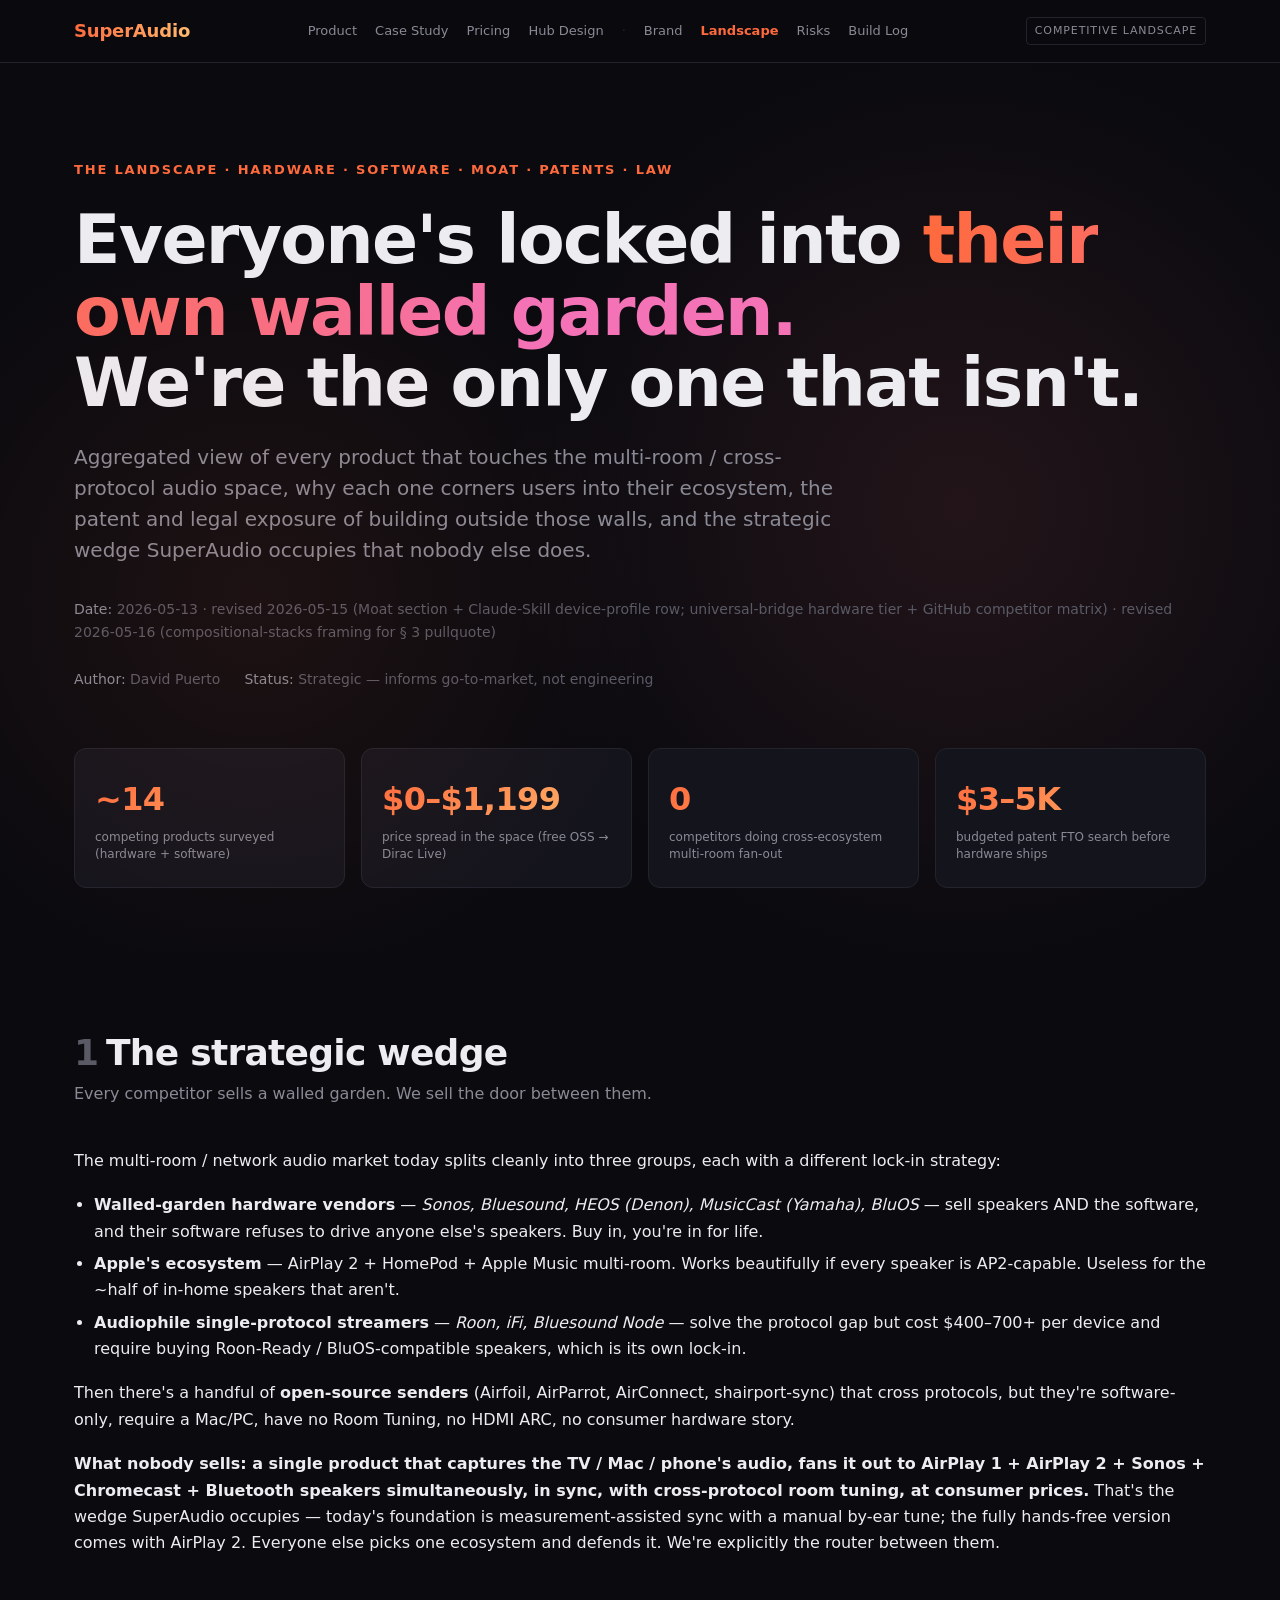
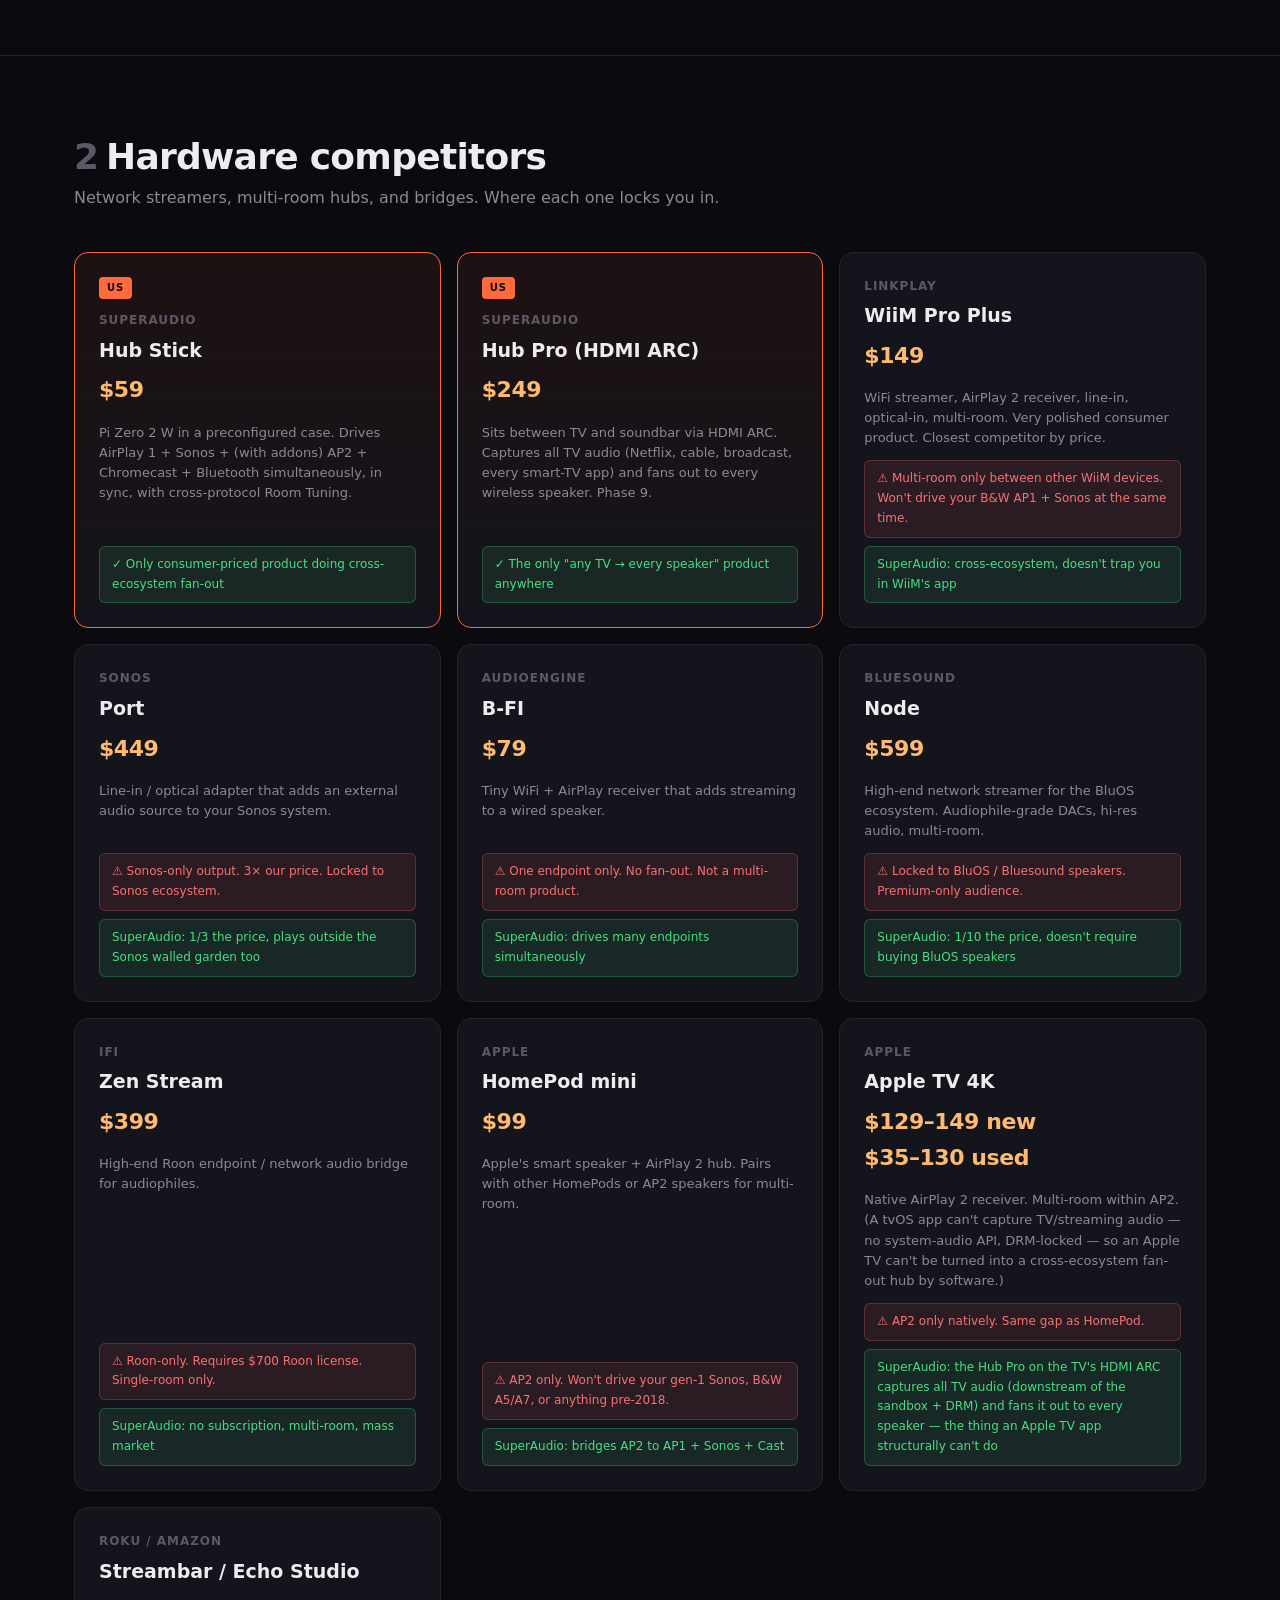
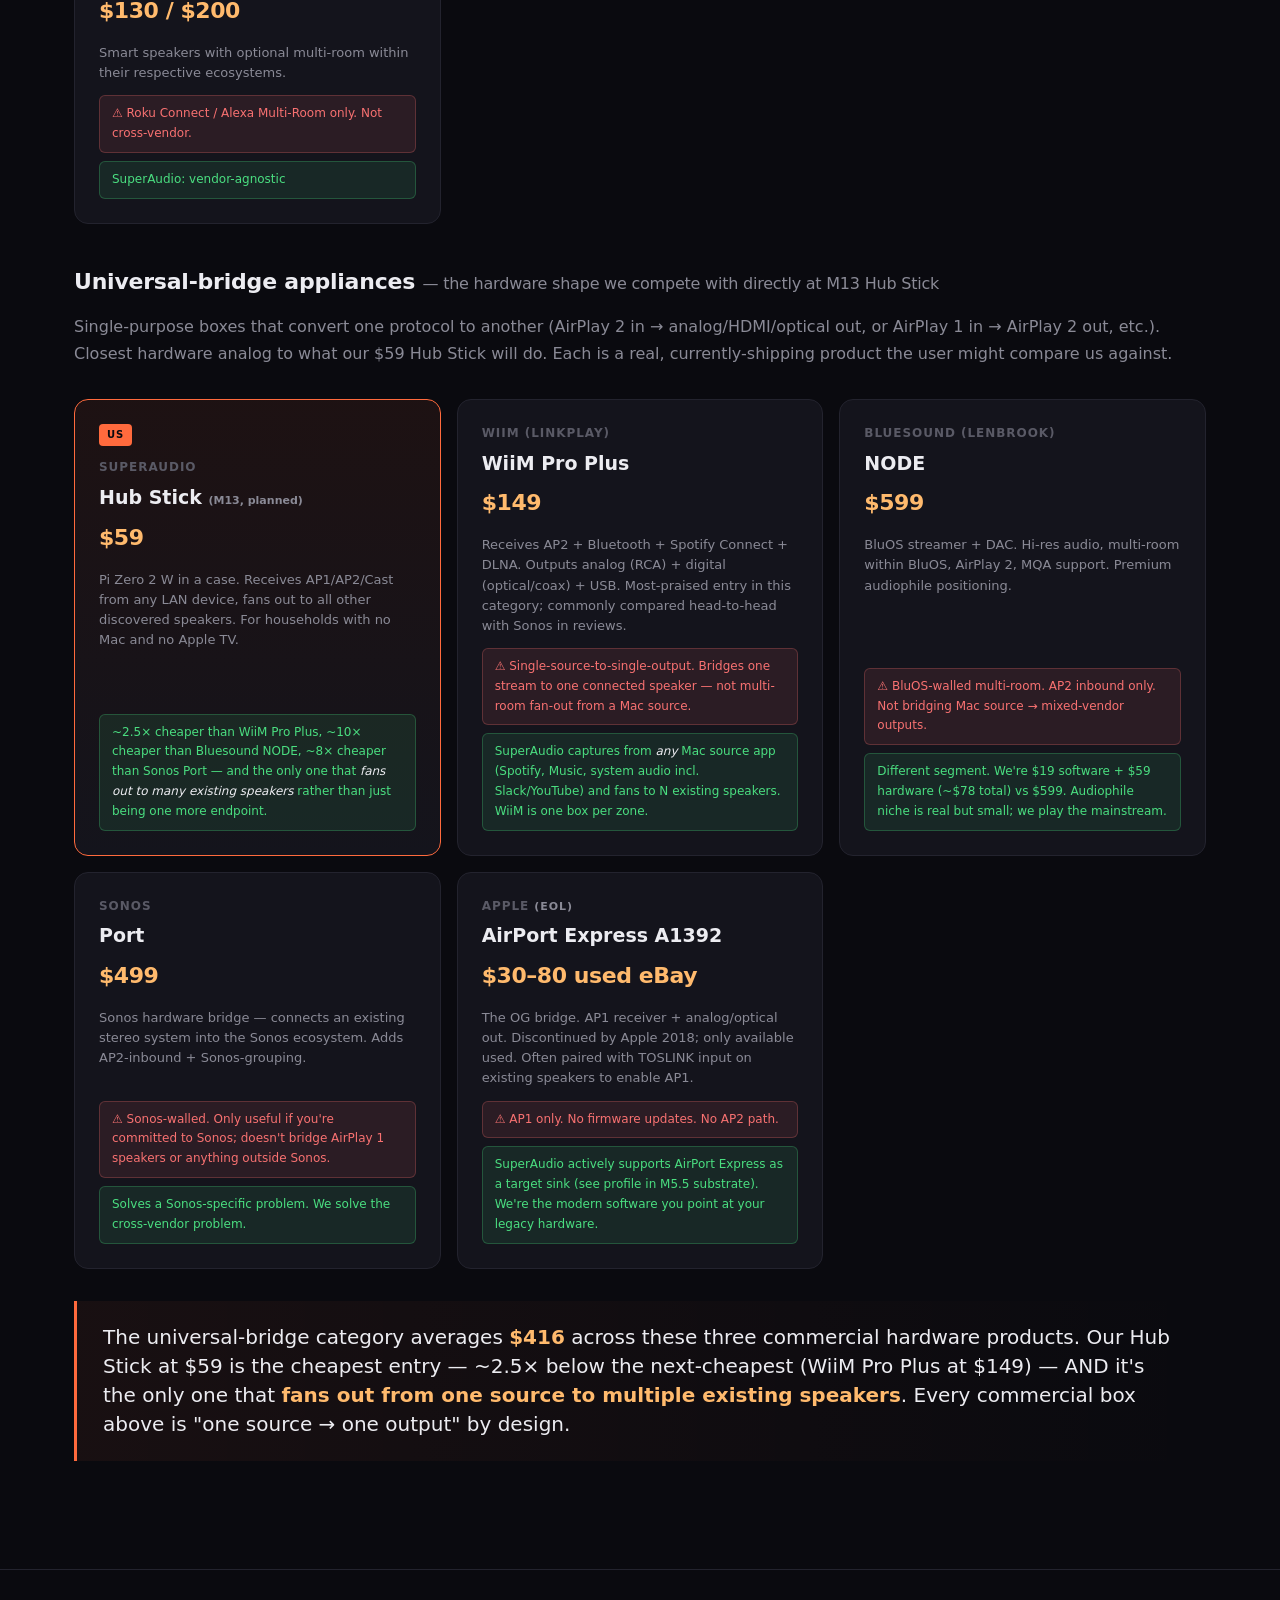
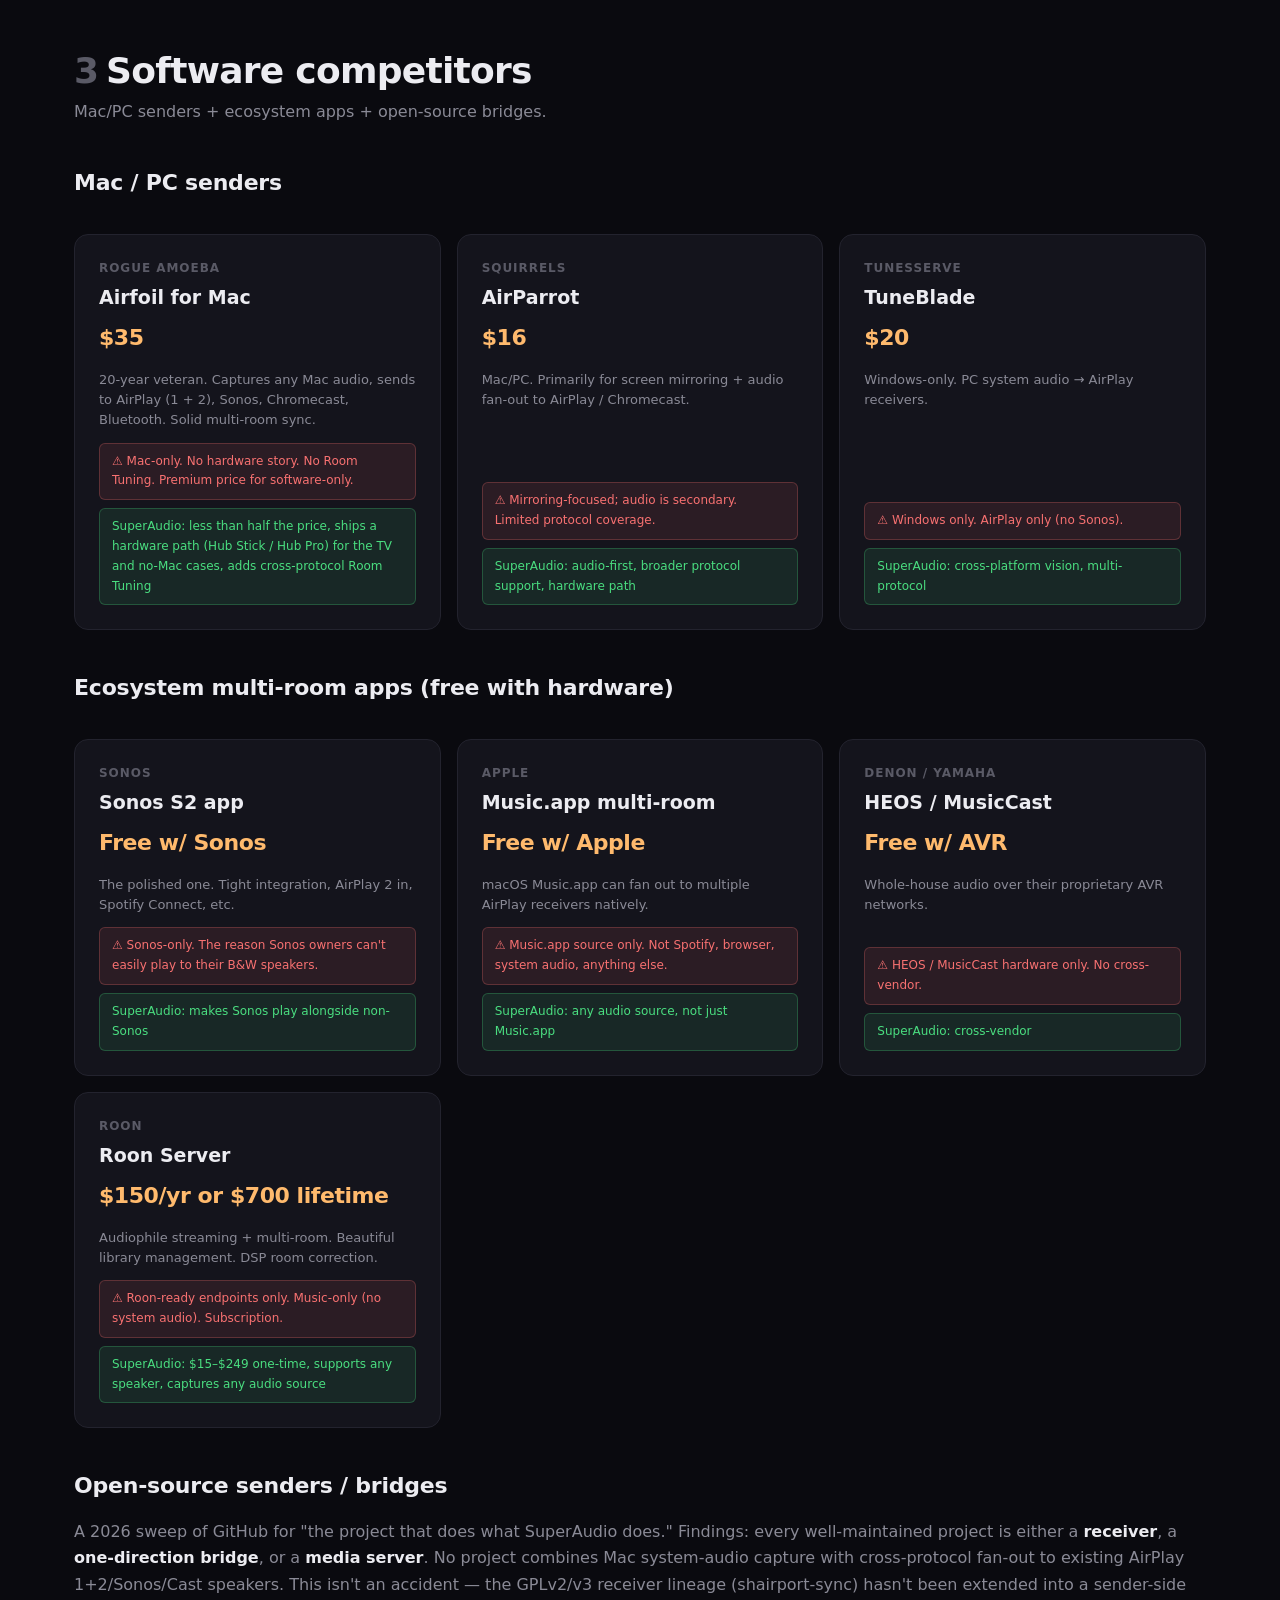
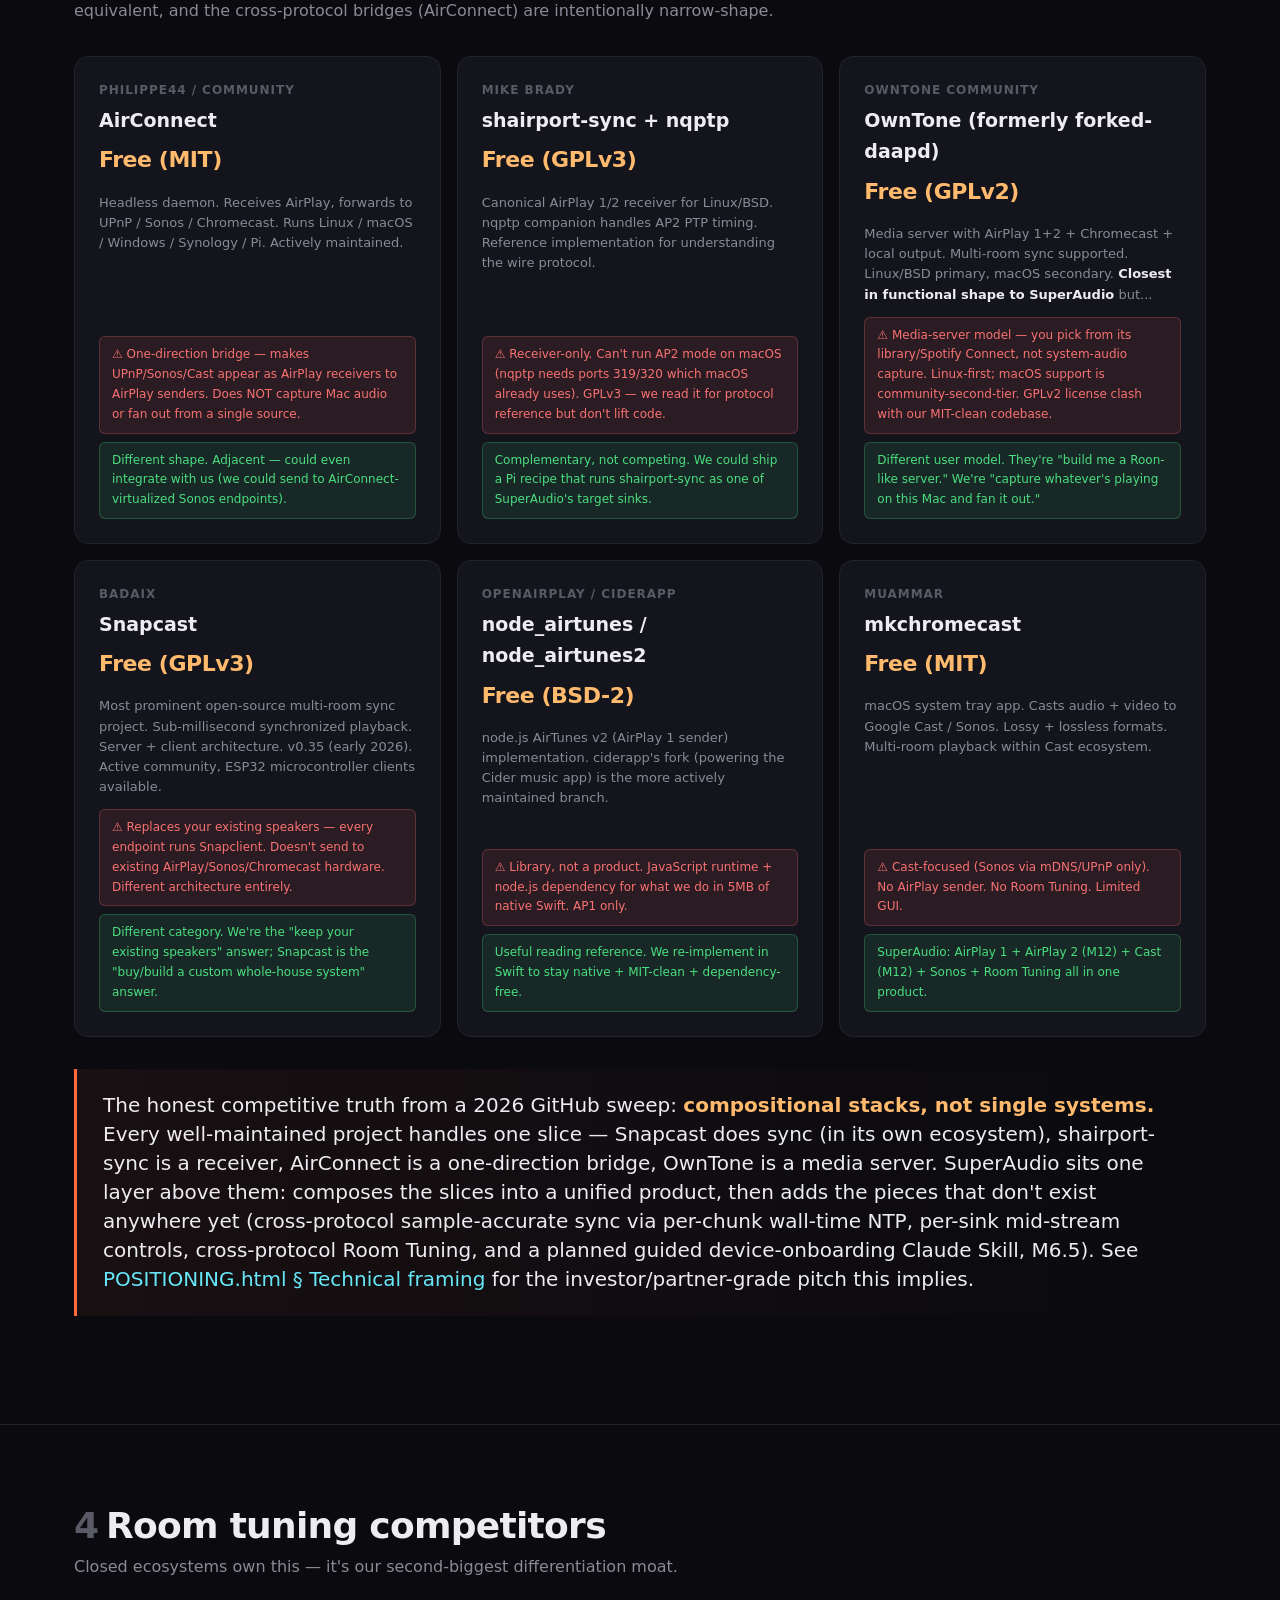
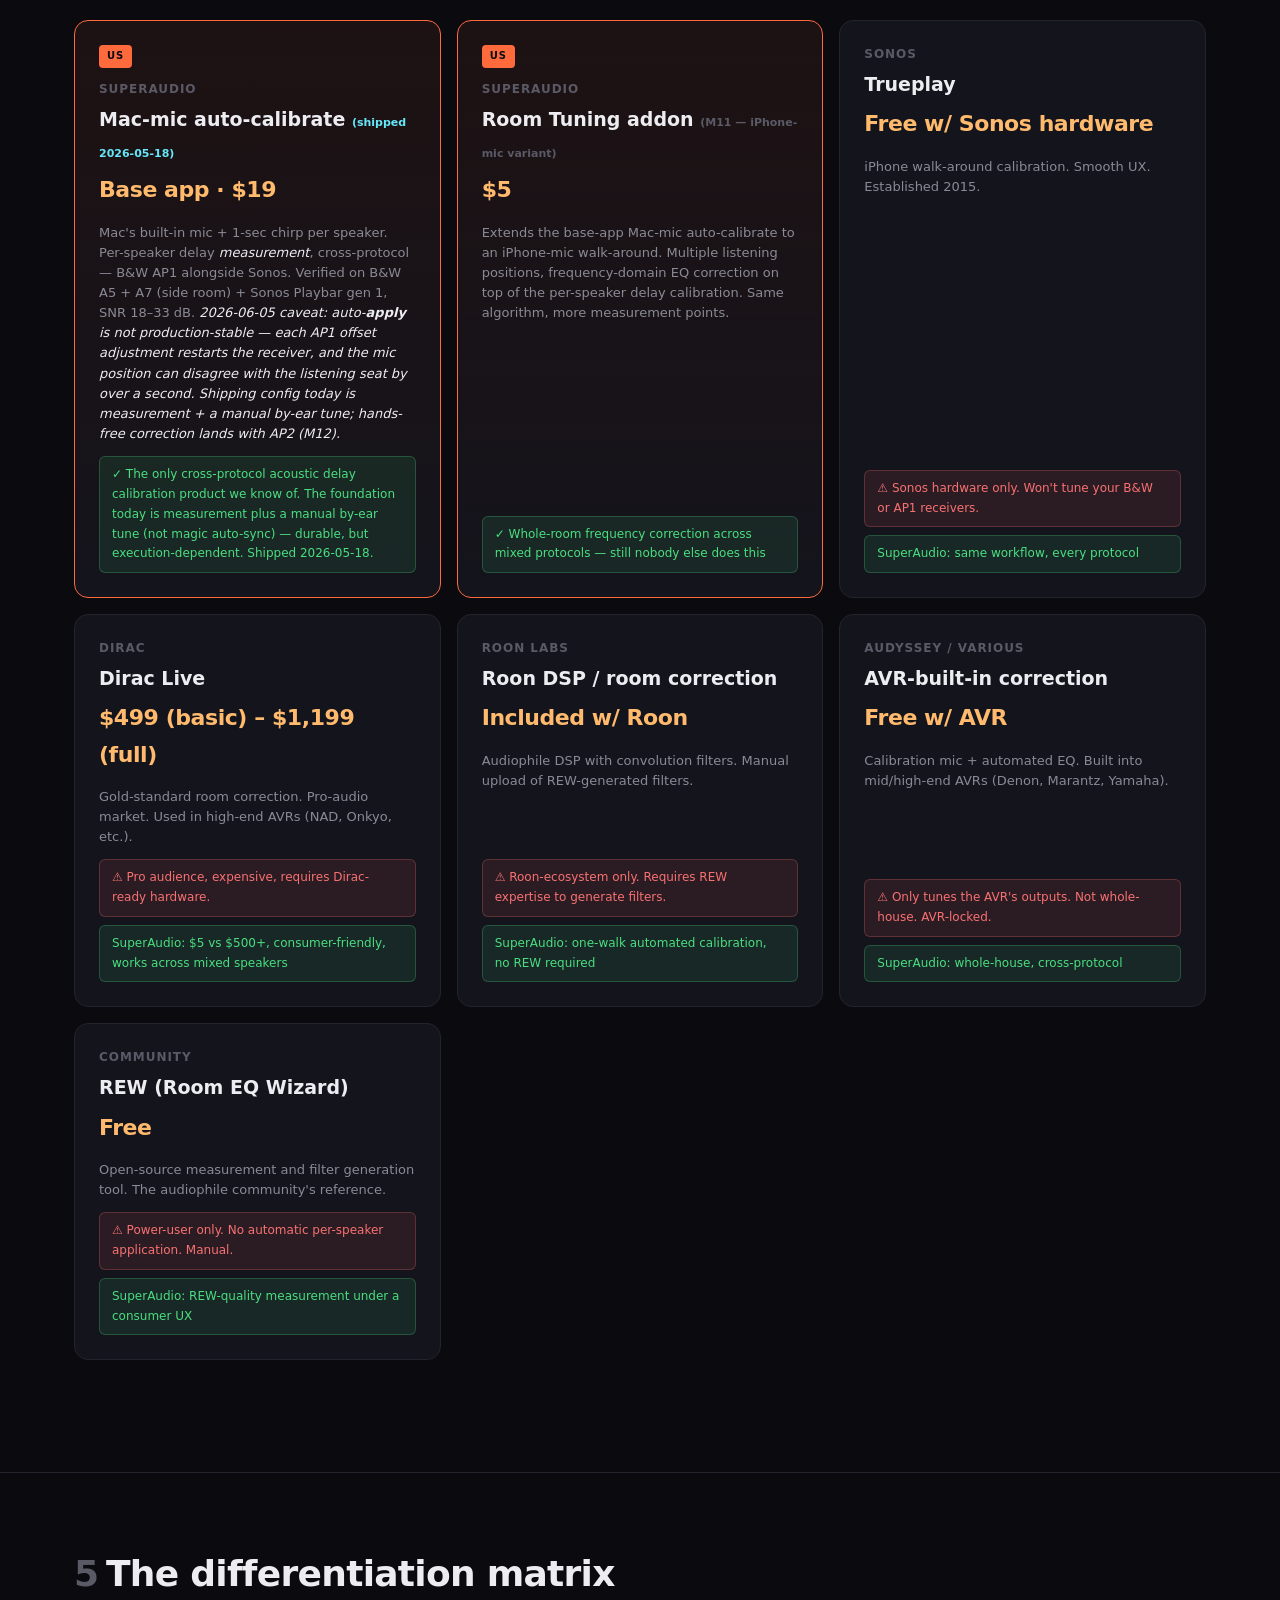
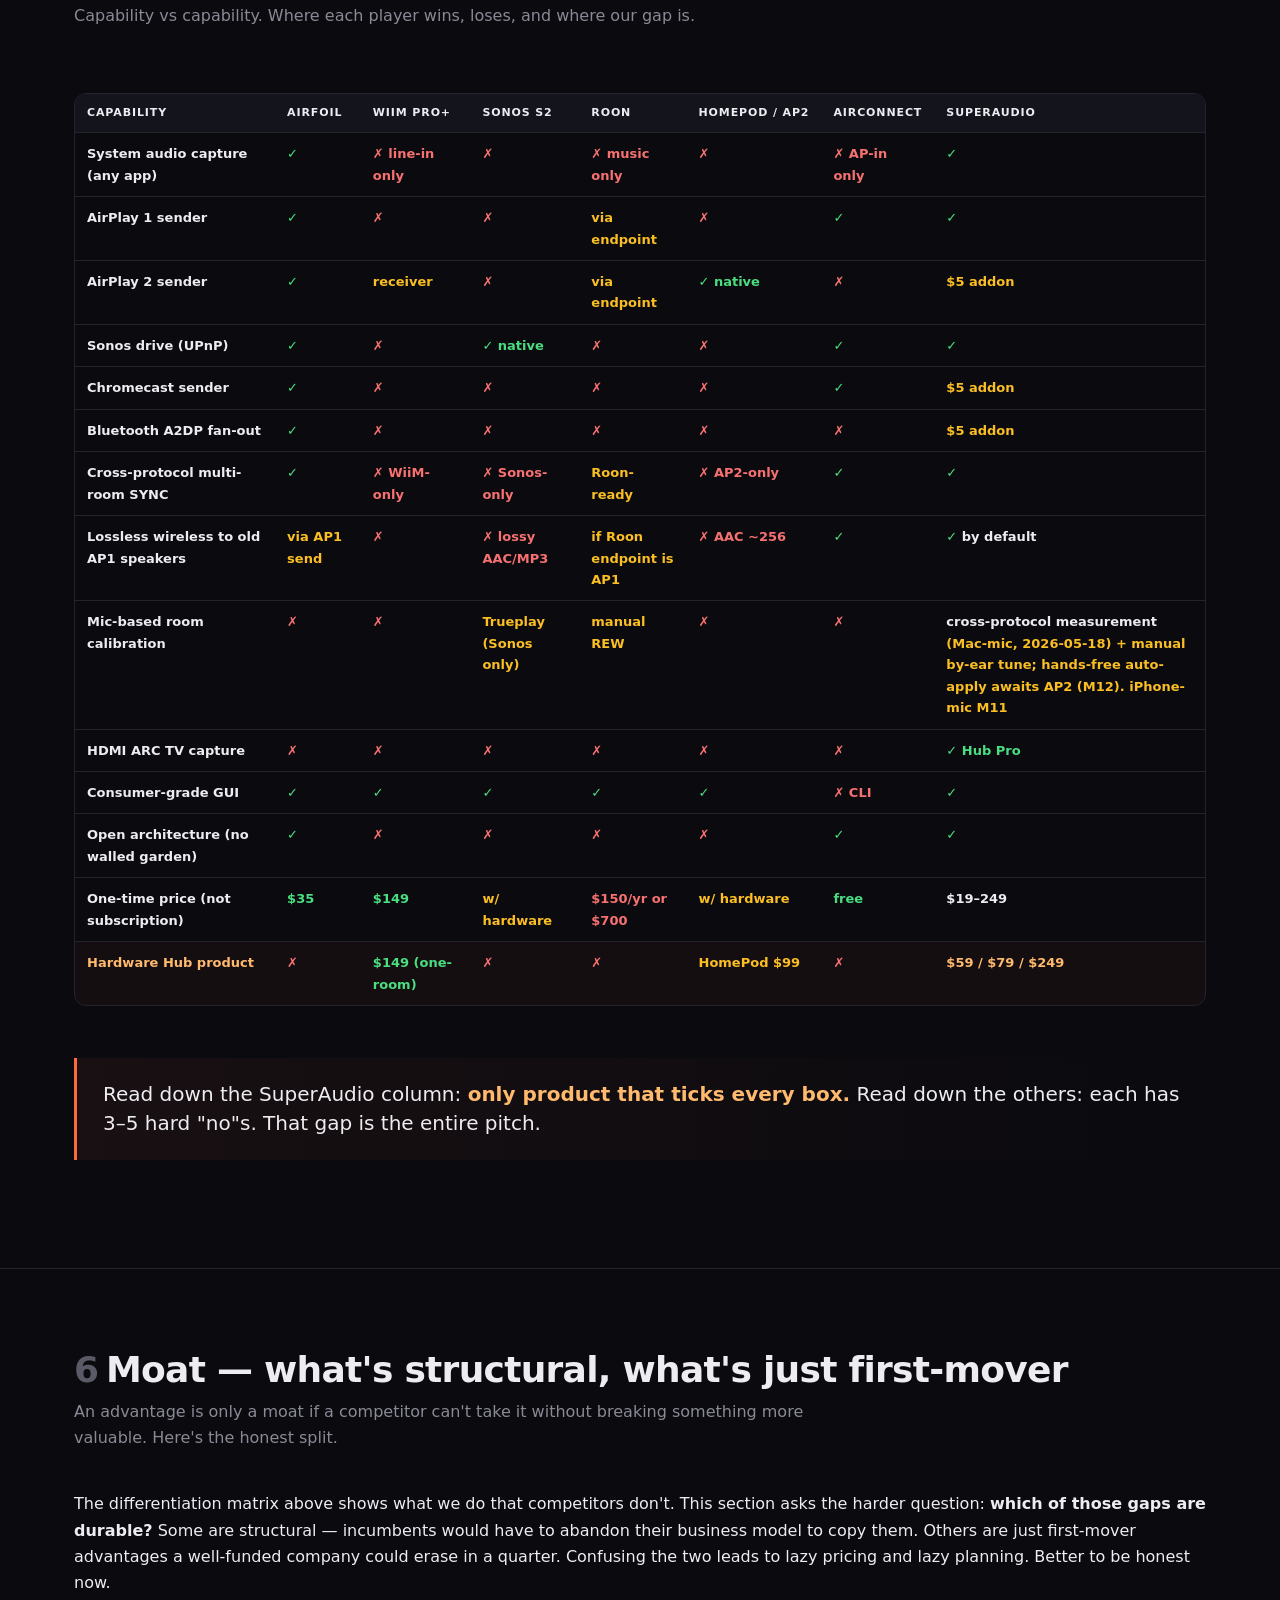
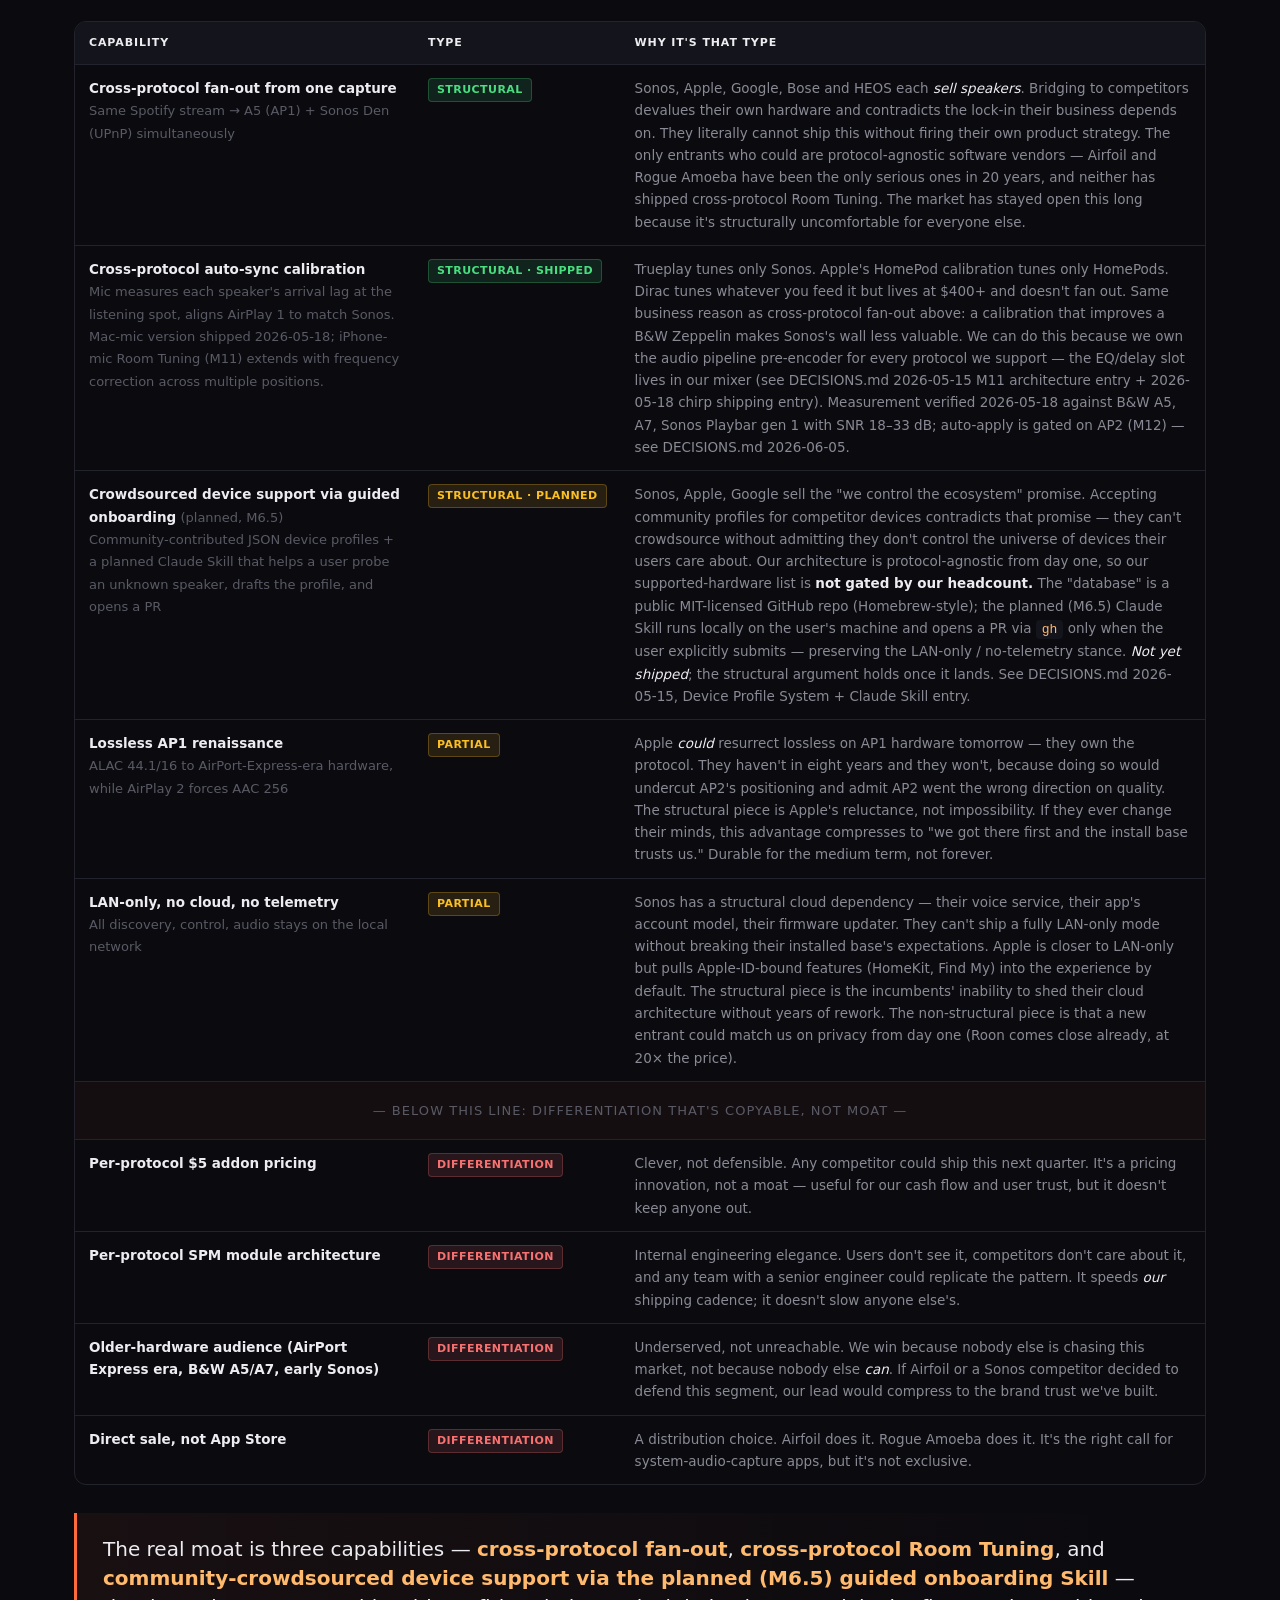
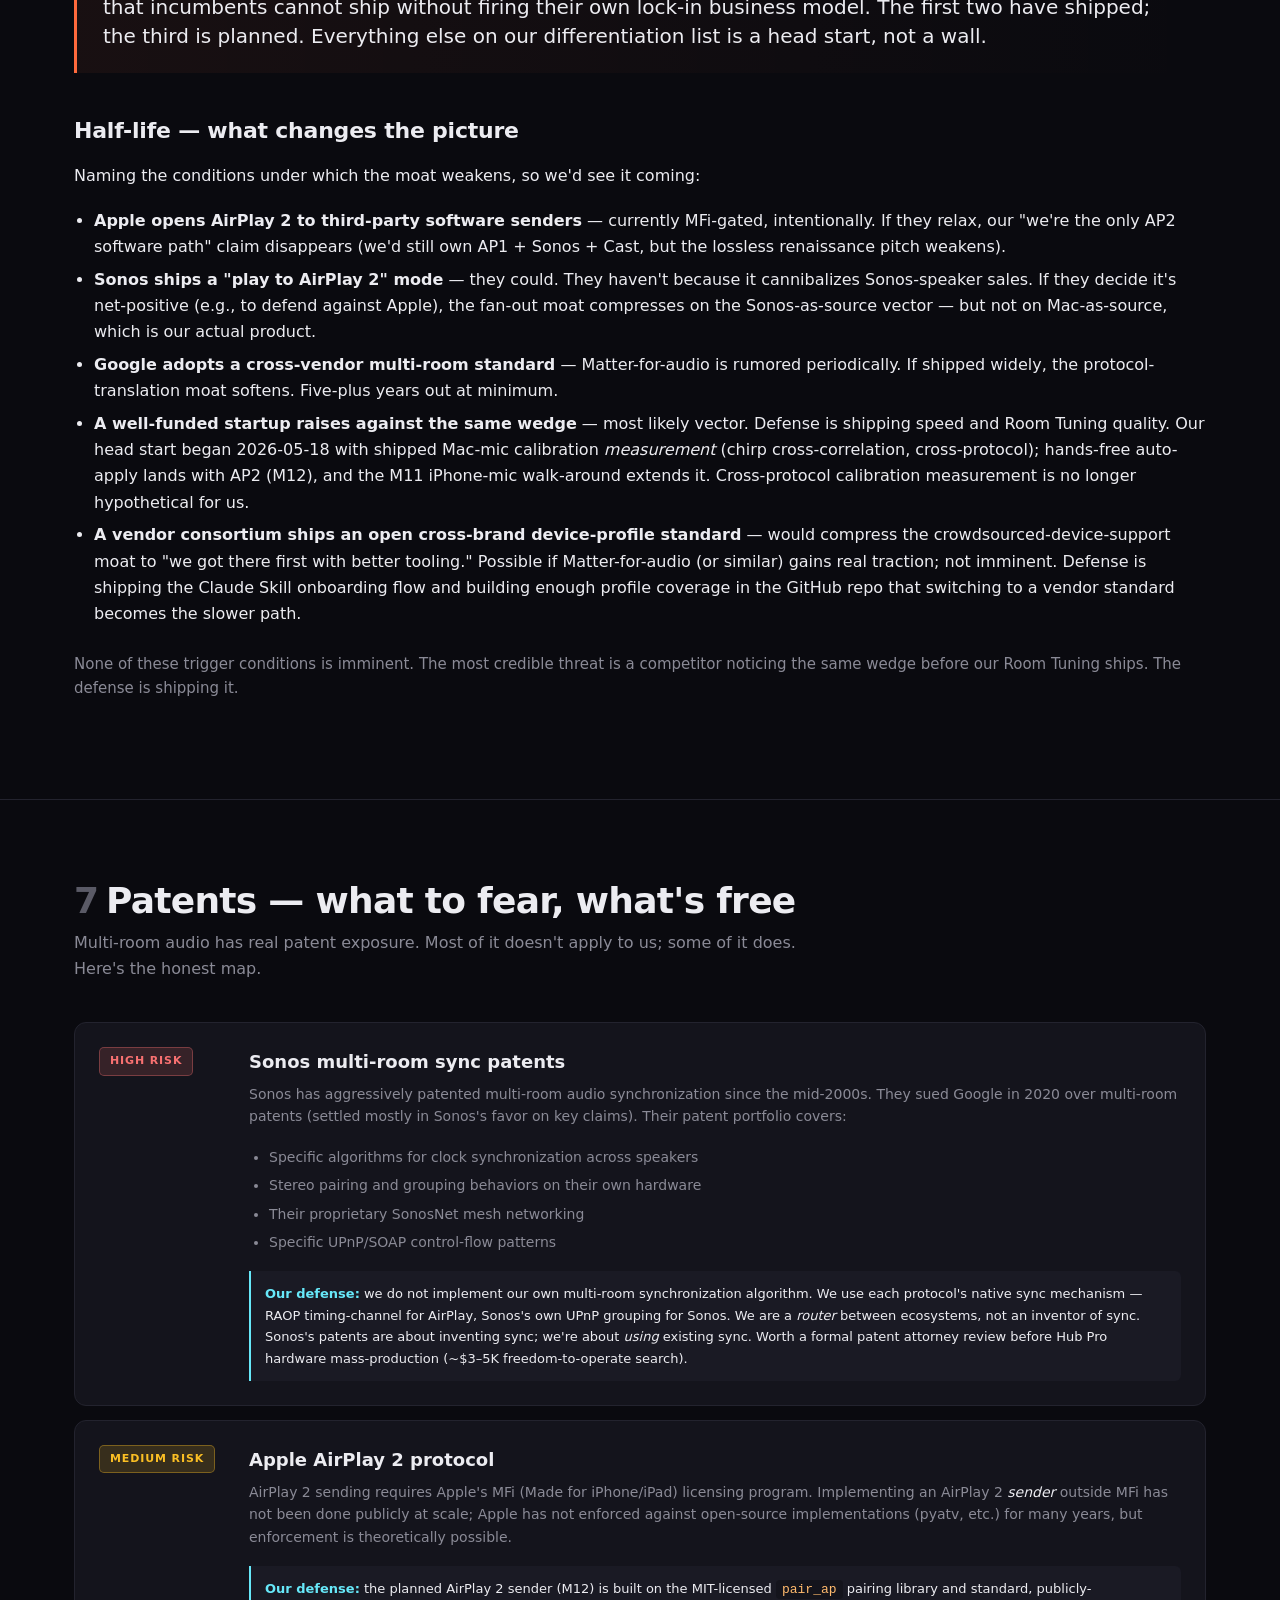
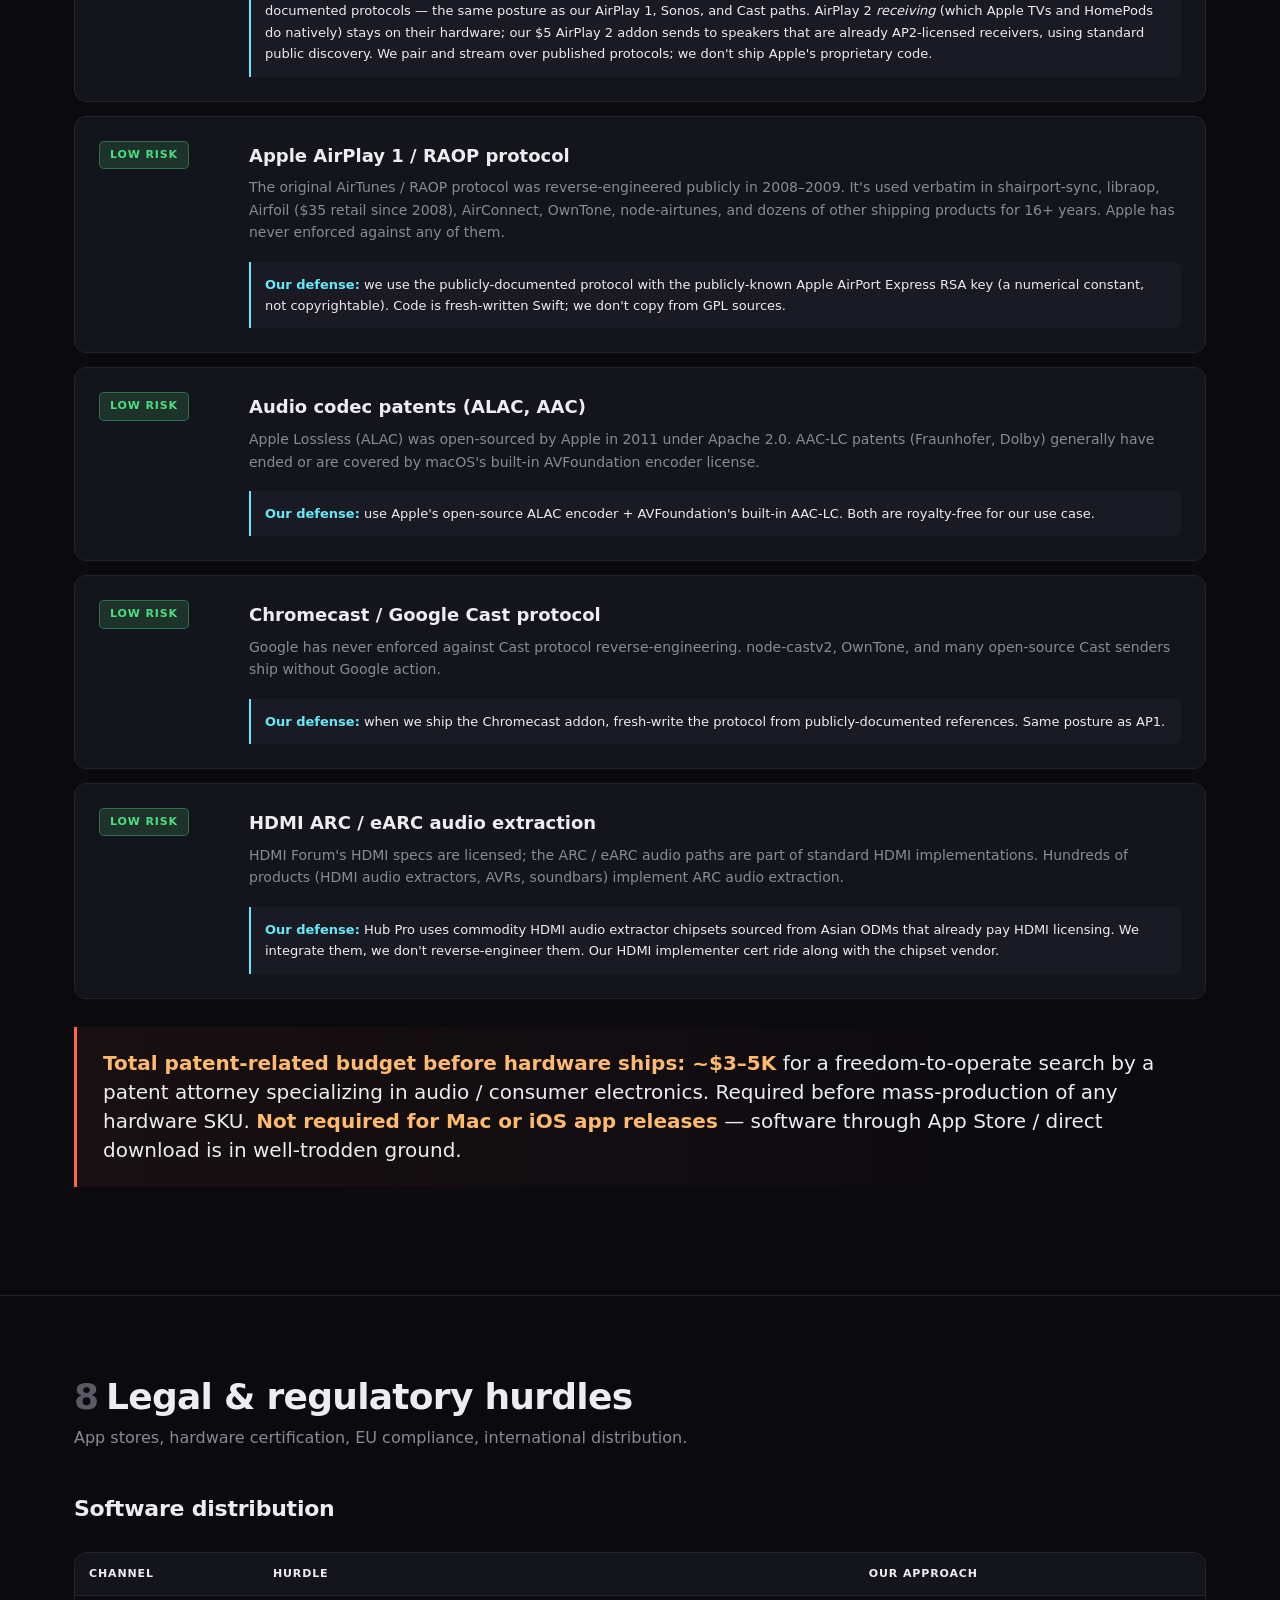
<file: website/COMPETITIVE_LANDSCAPE.html>
<!DOCTYPE html>
<html lang="en">
<head>
<meta charset="utf-8">
<meta name="viewport" content="width=device-width, initial-scale=1">
<meta name="description" content="SuperAudio — competitive landscape and legal posture. Hardware, software, room tuning, patents, regulatory hurdles. The full picture in one place.">
<title>SuperAudio — Competitive Landscape &amp; Legal Posture</title>
<style>
  :root {
    --bg:        #0a0a0f;
    --bg-card:   #14141c;
    --bg-card-2: #1a1a24;
    --border:    #23232e;
    --border-bright: #2e2e3c;
    --text:      #ececf1;
    --text-muted:#8a8a96;
    --text-dim:  #5a5a66;
    --accent:    #ff6a3d;
    --accent-2:  #ffba6d;
    --good:      #4ade80;
    --warn:      #fbbf24;
    --bad:       #f87171;
    --cyan:      #67e8f9;
    --violet:    #a78bfa;
    --pink:      #f472b6;
  }

  * { box-sizing: border-box; }
  html { scroll-behavior: smooth; }
  body {
    margin: 0;
    background: var(--bg);
    color: var(--text);
    font-family: -apple-system, BlinkMacSystemFont, "SF Pro Text", "Inter", system-ui, sans-serif;
    font-size: 16px;
    line-height: 1.65;
    -webkit-font-smoothing: antialiased;
    -moz-osx-font-smoothing: grayscale;
  }

  a { color: var(--accent); text-decoration: none; }
  a:hover { color: var(--accent-2); }

  .wrap { max-width: 1180px; margin: 0 auto; padding: 0 24px; }
  section { padding: 80px 0; border-top: 1px solid var(--border); }
  section:first-of-type { border-top: none; }

  .topnav {
    position: sticky; top: 0; z-index: 50;
    backdrop-filter: blur(20px);
    background: rgba(10,10,15,0.78);
    border-bottom: 1px solid var(--border);
  }
  .topnav .wrap {
    display: flex; align-items: center; justify-content: space-between;
    padding-top: 16px; padding-bottom: 16px;
  }
  .topnav .brand {
    font-weight: 800; letter-spacing: -0.01em;
    background: linear-gradient(90deg, var(--accent) 0%, var(--accent-2) 100%);
    -webkit-background-clip: text; background-clip: text;
    color: transparent;
    font-size: 18px;
  }
  .topnav .nav-links { display: flex; gap: 18px; font-size: 13px; }
  .topnav .nav-links a { color: var(--text-muted); }
  .topnav .nav-links a:hover { color: var(--accent); }
  .topnav .nav-links a.current { color: var(--accent); font-weight: 600; }
  .topnav .nav-links .nav-sep { color: var(--border); user-select: none; }
  .topnav .brand { text-decoration: none; }
  .topnav .tag {
    font-size: 11px; color: var(--text-muted);
    text-transform: uppercase; letter-spacing: 0.08em;
    border: 1px solid var(--border); padding: 4px 8px; border-radius: 4px;
  }

  /* Hero */
  .hero {
    padding: 96px 0 64px;
    border-top: none;
    position: relative;
    overflow: hidden;
  }
  .hero::before {
    content: "";
    position: absolute; top: -40%; right: -10%;
    width: 70%; height: 180%;
    background: radial-gradient(circle, rgba(248,113,113,0.10) 0%, transparent 50%);
    pointer-events: none;
  }
  .hero::after {
    content: "";
    position: absolute; bottom: -30%; left: -10%;
    width: 60%; height: 140%;
    background: radial-gradient(circle, rgba(255,106,61,0.08) 0%, transparent 55%);
    pointer-events: none;
  }
  .hero > .wrap { position: relative; }
  .hero .eyebrow {
    color: var(--accent);
    font-size: 13px; letter-spacing: 0.14em; text-transform: uppercase;
    font-weight: 700;
    margin-bottom: 24px;
  }
  .hero h1 {
    font-size: clamp(40px, 6vw, 68px);
    line-height: 1.05; letter-spacing: -0.025em;
    font-weight: 800; margin: 0 0 24px;
  }
  .hero h1 em {
    font-style: normal;
    background: linear-gradient(90deg, var(--accent) 0%, var(--pink) 70%);
    -webkit-background-clip: text; background-clip: text;
    color: transparent;
  }
  .hero .lede {
    font-size: 20px; color: var(--text-muted); max-width: 760px;
    line-height: 1.55;
  }
  .hero .lede strong { color: var(--text); font-weight: 600; }
  .hero .meta {
    margin-top: 32px; display: flex; gap: 24px; flex-wrap: wrap;
    color: var(--text-dim); font-size: 14px;
  }
  .hero .meta strong { color: var(--text-muted); font-weight: 500; }

  .stats { display: grid; grid-template-columns: repeat(4, 1fr); gap: 16px; margin-top: 56px; }
  .stat {
    background: var(--bg-card); border: 1px solid var(--border);
    border-radius: 12px; padding: 24px 20px;
  }
  .stat .num {
    font-size: 32px; font-weight: 800; letter-spacing: -0.02em;
    background: linear-gradient(135deg, var(--accent) 0%, var(--accent-2) 100%);
    -webkit-background-clip: text; background-clip: text;
    color: transparent;
  }
  .stat .label { font-size: 12px; color: var(--text-muted); margin-top: 4px; line-height: 1.4; }
  @media (max-width: 720px) { .stats { grid-template-columns: repeat(2, 1fr); } }

  /* Section heads */
  h2 {
    font-size: 36px; line-height: 1.15; letter-spacing: -0.02em;
    font-weight: 800; margin: 0 0 8px;
  }
  h2 .num {
    display: inline-block; width: 32px;
    color: var(--text-dim); font-weight: 600;
    font-variant-numeric: tabular-nums;
  }
  h2 + .subhead {
    color: var(--text-muted); font-size: 16px; margin-bottom: 40px;
    max-width: 760px;
  }
  h3 {
    font-size: 22px; margin: 40px 0 14px; font-weight: 700; letter-spacing: -0.01em;
  }
  p { margin: 0 0 18px; }
  ul { padding-left: 20px; margin: 0 0 18px; }
  li { margin: 6px 0; }
  strong { color: var(--text); font-weight: 600; }
  em { color: var(--text); font-style: italic; }
  code {
    background: var(--bg-card); padding: 2px 6px; border-radius: 4px;
    font-size: 13px; font-family: "SF Mono", Menlo, monospace;
    color: var(--accent-2);
  }

  /* Competitor card grid */
  .comp-grid { display: grid; grid-template-columns: repeat(auto-fill, minmax(320px, 1fr)); gap: 16px; margin: 32px 0; }
  .comp-card {
    background: var(--bg-card); border: 1px solid var(--border);
    border-radius: 14px; padding: 24px;
    display: flex; flex-direction: column;
    transition: border-color 0.15s, transform 0.15s;
  }
  .comp-card:hover { border-color: var(--border-bright); transform: translateY(-2px); }
  .comp-card.us { border-color: var(--accent); background: linear-gradient(180deg, rgba(255,106,61,0.08) 0%, var(--bg-card) 100%); }
  .comp-card.us::before {
    content: "US";
    display: inline-block;
    font-size: 10px; font-weight: 800; letter-spacing: 0.1em;
    background: var(--accent); color: var(--bg);
    padding: 3px 8px; border-radius: 4px;
    margin-bottom: 12px;
    width: fit-content;
  }
  .comp-card .vendor { font-size: 12px; color: var(--text-dim); text-transform: uppercase; letter-spacing: 0.08em; font-weight: 600; }
  .comp-card .name { font-size: 19px; font-weight: 700; margin: 4px 0 6px; }
  .comp-card .price { font-size: 22px; font-weight: 800; letter-spacing: -0.02em; color: var(--accent-2); margin-bottom: 14px; }
  .comp-card .desc { font-size: 13px; color: var(--text-muted); line-height: 1.55; margin-bottom: 12px; flex: 1; }
  .comp-card .lock {
    font-size: 12px; padding: 8px 12px;
    background: rgba(248,113,113,0.10); border: 1px solid rgba(248,113,113,0.25);
    color: var(--bad); border-radius: 6px;
    margin-bottom: 8px;
  }
  .comp-card.us .lock { display: none; }
  .comp-card .win {
    font-size: 12px; padding: 8px 12px;
    background: rgba(74,222,128,0.10); border: 1px solid rgba(74,222,128,0.25);
    color: var(--good); border-radius: 6px;
  }

  /* Tables */
  .table-wrap { overflow-x: auto; margin: 24px 0; border: 1px solid var(--border); border-radius: 12px; }
  table { width: 100%; border-collapse: collapse; font-size: 13.5px; }
  thead { background: var(--bg-card); }
  th {
    text-align: left; padding: 12px 14px; font-weight: 600;
    color: var(--text); text-transform: uppercase; font-size: 11px; letter-spacing: 0.08em;
    border-bottom: 1px solid var(--border);
    white-space: nowrap;
  }
  td {
    padding: 12px 14px; vertical-align: top;
    border-bottom: 1px solid var(--border);
    color: var(--text-muted);
  }
  td strong { color: var(--text); font-weight: 600; }
  tr:last-child td { border-bottom: none; }
  tr:hover td { background: var(--bg-card); }
  tr.us-row td { background: rgba(255,106,61,0.04); }
  tr.us-row:hover td { background: rgba(255,106,61,0.08); }
  tr.us-row td strong { color: var(--accent-2); }

  /* Verdict / capability badges */
  .v { display: inline-block; padding: 2px 8px; border-radius: 4px; font-size: 11px; font-weight: 600; text-transform: uppercase; letter-spacing: 0.04em; white-space: nowrap; }
  .v.good { background: rgba(74,222,128,0.12); color: var(--good); border: 1px solid rgba(74,222,128,0.25); }
  .v.warn { background: rgba(251,191,36,0.12); color: var(--warn); border: 1px solid rgba(251,191,36,0.25); }
  .v.bad  { background: rgba(248,113,113,0.12); color: var(--bad);  border: 1px solid rgba(248,113,113,0.25); }
  .v.info { background: rgba(103,232,249,0.12); color: var(--cyan); border: 1px solid rgba(103,232,249,0.25); }
  .v.us   { background: rgba(255,106,61,0.15);  color: var(--accent); border: 1px solid rgba(255,106,61,0.35); font-weight: 700; }

  .yes { color: var(--good); font-weight: 600; }
  .no  { color: var(--bad);  font-weight: 600; }
  .partial { color: var(--warn); font-weight: 600; }

  /* Pull quote */
  .pullquote {
    border-left: 3px solid var(--accent);
    padding: 22px 26px;
    background: linear-gradient(90deg, rgba(255,106,61,0.06) 0%, transparent 100%);
    margin: 28px 0;
    font-size: 20px; line-height: 1.45; font-weight: 500;
    border-radius: 0 8px 8px 0;
    color: var(--text);
  }
  .pullquote strong { color: var(--accent-2); font-weight: 700; }

  /* Risk-level callouts (patents/legal) */
  .risk { display: grid; grid-template-columns: 130px 1fr; gap: 20px; background: var(--bg-card); border: 1px solid var(--border); border-radius: 12px; padding: 24px; margin-bottom: 14px; }
  .risk .badge-col { display: flex; flex-direction: column; align-items: flex-start; gap: 10px; }
  .risk .badge {
    font-size: 11px; font-weight: 800; letter-spacing: 0.08em;
    text-transform: uppercase; padding: 4px 10px; border-radius: 5px;
  }
  .risk.high .badge { background: rgba(248,113,113,0.15); color: var(--bad); border: 1px solid rgba(248,113,113,0.35); }
  .risk.medium .badge { background: rgba(251,191,36,0.15); color: var(--warn); border: 1px solid rgba(251,191,36,0.35); }
  .risk.low .badge { background: rgba(74,222,128,0.15); color: var(--good); border: 1px solid rgba(74,222,128,0.35); }
  .risk .title { font-size: 18px; font-weight: 700; margin: 0 0 6px; color: var(--text); }
  .risk .body { font-size: 14px; color: var(--text-muted); line-height: 1.6; }
  .risk .defense {
    margin-top: 12px; padding: 12px 14px; background: var(--bg-card-2); border-left: 2px solid var(--cyan);
    font-size: 13px; color: var(--text); border-radius: 0 6px 6px 0;
  }
  .risk .defense strong { color: var(--cyan); font-weight: 700; }
  @media (max-width: 640px) { .risk { grid-template-columns: 1fr; } }

  /* Big differentiation matrix */
  .matrix { overflow-x: auto; margin: 28px 0; }
  .matrix table { font-size: 13px; }
  .matrix th, .matrix td { padding: 10px 12px; }
  .matrix th:first-child, .matrix td:first-child { font-weight: 600; min-width: 180px; }

  /* Final wedge */
  .wedge {
    background: linear-gradient(135deg, rgba(255,106,61,0.10) 0%, rgba(244,114,182,0.08) 100%);
    border: 1px solid rgba(255,106,61,0.30);
    border-radius: 18px; padding: 40px 44px; margin-top: 32px;
  }
  .wedge .label { color: var(--accent); font-size: 11px; letter-spacing: 0.12em; text-transform: uppercase; font-weight: 700; margin-bottom: 14px; }
  .wedge .title { font-size: 26px; line-height: 1.2; font-weight: 700; letter-spacing: -0.01em; color: var(--text); margin-bottom: 18px; }
  .wedge .title em {
    font-style: normal;
    background: linear-gradient(90deg, var(--accent) 0%, var(--accent-2) 100%);
    -webkit-background-clip: text; background-clip: text;
    color: transparent;
    font-weight: 800;
  }
  .wedge p { color: var(--text-muted); font-size: 15px; margin: 12px 0; max-width: 720px; }

  /* Footer */
  footer {
    border-top: 1px solid var(--border);
    padding: 40px 0; color: var(--text-dim); font-size: 13px;
  }
  footer p { margin: 8px 0; }

  /* Print */
  @media print {
    body { background: white; color: black; }
    .topnav, .hero .meta { display: none; }
    section { break-inside: avoid; }
    .stat, .comp-card, .risk, .wedge { break-inside: avoid; border-color: #ccc; background: white; }
    h2 .num { color: #888; }
  }
</style>
</head>
<body>

<nav class="topnav">
  <div class="wrap">
    <a href="index.html" class="brand">SuperAudio</a>
    <div class="nav-links">
      <a href="index.html">Product</a>
      <a href="CASE_STUDY.html">Case Study</a>
      <a href="PRICING.html">Pricing</a>
      <a href="HUB_DESIGN.html">Hub Design</a>
      <span class="nav-sep">·</span>
      <a href="POSITIONING.html">Brand</a>
      <a href="COMPETITIVE_LANDSCAPE.html" class="current">Landscape</a>
      <a href="RISK_REGISTER.html">Risks</a>
      <a href="REACTIVE_DISCOVERY.html">Build Log</a>
    </div>
    <div class="tag">Competitive Landscape</div>
  </div>
</nav>

<header class="hero">
  <div class="wrap">
    <div class="eyebrow">The Landscape · Hardware · Software · Moat · Patents · Law</div>
    <h1>Everyone's locked into <em>their own walled garden.</em><br>We're the only one that isn't.</h1>
    <p class="lede">
      Aggregated view of every product that touches the multi-room / cross-protocol audio space, why each one corners users into their ecosystem, the patent and legal exposure of building outside those walls, and the strategic wedge SuperAudio occupies that nobody else does.
    </p>
    <div class="meta">
      <span><strong>Date:</strong> 2026-05-13 · revised 2026-05-15 (Moat section + Claude-Skill device-profile row; universal-bridge hardware tier + GitHub competitor matrix) · revised 2026-05-16 (compositional-stacks framing for § 3 pullquote)</span>
      <span><strong>Author:</strong> David Puerto</span>
      <span><strong>Status:</strong> Strategic — informs go-to-market, not engineering</span>
    </div>

    <div class="stats">
      <div class="stat">
        <div class="num">~14</div>
        <div class="label">competing products surveyed (hardware + software)</div>
      </div>
      <div class="stat">
        <div class="num">$0–$1,199</div>
        <div class="label">price spread in the space (free OSS → Dirac Live)</div>
      </div>
      <div class="stat">
        <div class="num">0</div>
        <div class="label">competitors doing cross-ecosystem multi-room fan-out</div>
      </div>
      <div class="stat">
        <div class="num">$3–5K</div>
        <div class="label">budgeted patent FTO search before hardware ships</div>
      </div>
    </div>
  </div>
</header>

<!-- 1. The wedge -->
<section>
  <div class="wrap">
    <h2><span class="num">1</span>The strategic wedge</h2>
    <p class="subhead">Every competitor sells a walled garden. We sell the door between them.</p>

    <p>The multi-room / network audio market today splits cleanly into three groups, each with a different lock-in strategy:</p>

    <ul>
      <li><strong>Walled-garden hardware vendors</strong> — <em>Sonos, Bluesound, HEOS (Denon), MusicCast (Yamaha), BluOS</em> — sell speakers AND the software, and their software refuses to drive anyone else's speakers. Buy in, you're in for life.</li>
      <li><strong>Apple's ecosystem</strong> — AirPlay 2 + HomePod + Apple Music multi-room. Works beautifully if every speaker is AP2-capable. Useless for the ~half of in-home speakers that aren't.</li>
      <li><strong>Audiophile single-protocol streamers</strong> — <em>Roon, iFi, Bluesound Node</em> — solve the protocol gap but cost $400–700+ per device and require buying Roon-Ready / BluOS-compatible speakers, which is its own lock-in.</li>
    </ul>

    <p>Then there's a handful of <strong>open-source senders</strong> (Airfoil, AirParrot, AirConnect, shairport-sync) that cross protocols, but they're software-only, require a Mac/PC, have no Room Tuning, no HDMI ARC, no consumer hardware story.</p>

    <p><strong>What nobody sells: a single product that captures the TV / Mac / phone's audio, fans it out to AirPlay 1 + AirPlay 2 + Sonos + Chromecast + Bluetooth speakers simultaneously, in sync, with cross-protocol room tuning, at consumer prices.</strong> That's the wedge SuperAudio occupies — today's foundation is measurement-assisted sync with a manual by-ear tune; the fully hands-free version comes with AirPlay 2. Everyone else picks one ecosystem and defends it. We're explicitly the router between them.</p>
  </div>
</section>

<!-- 2. Hardware competitors -->
<section>
  <div class="wrap">
    <h2><span class="num">2</span>Hardware competitors</h2>
    <p class="subhead">Network streamers, multi-room hubs, and bridges. Where each one locks you in.</p>

    <div class="comp-grid">

      <div class="comp-card us">
        <div class="vendor">SuperAudio</div>
        <div class="name">Hub Stick</div>
        <div class="price">$59</div>
        <div class="desc">Pi Zero 2 W in a preconfigured case. Drives AirPlay 1 + Sonos + (with addons) AP2 + Chromecast + Bluetooth simultaneously, in sync, with cross-protocol Room Tuning.</div>
        <div class="win">✓ Only consumer-priced product doing cross-ecosystem fan-out</div>
      </div>

      <div class="comp-card us">
        <div class="vendor">SuperAudio</div>
        <div class="name">Hub Pro (HDMI ARC)</div>
        <div class="price">$249</div>
        <div class="desc">Sits between TV and soundbar via HDMI ARC. Captures all TV audio (Netflix, cable, broadcast, every smart-TV app) and fans out to every wireless speaker. Phase 9.</div>
        <div class="win">✓ The only "any TV → every speaker" product anywhere</div>
      </div>

      <div class="comp-card">
        <div class="vendor">Linkplay</div>
        <div class="name">WiiM Pro Plus</div>
        <div class="price">$149</div>
        <div class="desc">WiFi streamer, AirPlay 2 receiver, line-in, optical-in, multi-room. Very polished consumer product. Closest competitor by price.</div>
        <div class="lock">⚠ Multi-room only between other WiiM devices. Won't drive your B&amp;W AP1 + Sonos at the same time.</div>
        <div class="win">SuperAudio: cross-ecosystem, doesn't trap you in WiiM's app</div>
      </div>

      <div class="comp-card">
        <div class="vendor">Sonos</div>
        <div class="name">Port</div>
        <div class="price">$449</div>
        <div class="desc">Line-in / optical adapter that adds an external audio source to your Sonos system.</div>
        <div class="lock">⚠ Sonos-only output. 3× our price. Locked to Sonos ecosystem.</div>
        <div class="win">SuperAudio: 1/3 the price, plays outside the Sonos walled garden too</div>
      </div>

      <div class="comp-card">
        <div class="vendor">Audioengine</div>
        <div class="name">B-FI</div>
        <div class="price">$79</div>
        <div class="desc">Tiny WiFi + AirPlay receiver that adds streaming to a wired speaker.</div>
        <div class="lock">⚠ One endpoint only. No fan-out. Not a multi-room product.</div>
        <div class="win">SuperAudio: drives many endpoints simultaneously</div>
      </div>

      <div class="comp-card">
        <div class="vendor">Bluesound</div>
        <div class="name">Node</div>
        <div class="price">$599</div>
        <div class="desc">High-end network streamer for the BluOS ecosystem. Audiophile-grade DACs, hi-res audio, multi-room.</div>
        <div class="lock">⚠ Locked to BluOS / Bluesound speakers. Premium-only audience.</div>
        <div class="win">SuperAudio: 1/10 the price, doesn't require buying BluOS speakers</div>
      </div>

      <div class="comp-card">
        <div class="vendor">iFi</div>
        <div class="name">Zen Stream</div>
        <div class="price">$399</div>
        <div class="desc">High-end Roon endpoint / network audio bridge for audiophiles.</div>
        <div class="lock">⚠ Roon-only. Requires $700 Roon license. Single-room only.</div>
        <div class="win">SuperAudio: no subscription, multi-room, mass market</div>
      </div>

      <div class="comp-card">
        <div class="vendor">Apple</div>
        <div class="name">HomePod mini</div>
        <div class="price">$99</div>
        <div class="desc">Apple's smart speaker + AirPlay 2 hub. Pairs with other HomePods or AP2 speakers for multi-room.</div>
        <div class="lock">⚠ AP2 only. Won't drive your gen-1 Sonos, B&amp;W A5/A7, or anything pre-2018.</div>
        <div class="win">SuperAudio: bridges AP2 to AP1 + Sonos + Cast</div>
      </div>

      <div class="comp-card">
        <div class="vendor">Apple</div>
        <div class="name">Apple TV 4K</div>
        <div class="price">$129–149 new<br>$35–130 used</div>
        <div class="desc">Native AirPlay 2 receiver. Multi-room within AP2. (A tvOS app can't capture TV/streaming audio — no system-audio API, DRM-locked — so an Apple TV can't be turned into a cross-ecosystem fan-out hub by software.)</div>
        <div class="lock">⚠ AP2 only natively. Same gap as HomePod.</div>
        <div class="win">SuperAudio: the Hub Pro on the TV's HDMI ARC captures all TV audio (downstream of the sandbox + DRM) and fans it out to every speaker — the thing an Apple TV app structurally can't do</div>
      </div>

      <div class="comp-card">
        <div class="vendor">Roku / Amazon</div>
        <div class="name">Streambar / Echo Studio</div>
        <div class="price">$130 / $200</div>
        <div class="desc">Smart speakers with optional multi-room within their respective ecosystems.</div>
        <div class="lock">⚠ Roku Connect / Alexa Multi-Room only. Not cross-vendor.</div>
        <div class="win">SuperAudio: vendor-agnostic</div>
      </div>

    </div>

    <h3 style="margin-top: 40px;">Universal-bridge appliances <span style="font-weight: 400; color: var(--text-muted); font-size: 16px;">— the hardware shape we compete with directly at M13 Hub Stick</span></h3>
    <p style="color: var(--text-muted); margin-bottom: 16px;">
      Single-purpose boxes that convert one protocol to another (AirPlay 2 in → analog/HDMI/optical out, or AirPlay 1 in → AirPlay 2 out, etc.). Closest hardware analog to what our $59 Hub Stick will do. Each is a real, currently-shipping product the user might compare us against.
    </p>
    <div class="comp-grid">

      <div class="comp-card us">
        <div class="vendor">SuperAudio</div>
        <div class="name">Hub Stick <span style="font-size: 11px; color: var(--text-muted);">(M13, planned)</span></div>
        <div class="price">$59</div>
        <div class="desc">Pi Zero 2 W in a case. Receives AP1/AP2/Cast from any LAN device, fans out to all other discovered speakers. For households with no Mac and no Apple TV.</div>
        <div class="lock">None — vendor-neutral by design.</div>
        <div class="win">~2.5× cheaper than WiiM Pro Plus, ~10× cheaper than Bluesound NODE, ~8× cheaper than Sonos Port — and the only one that <em>fans out to many existing speakers</em> rather than just being one more endpoint.</div>
      </div>

      <div class="comp-card">
        <div class="vendor">WiiM (Linkplay)</div>
        <div class="name">WiiM Pro Plus</div>
        <div class="price">$149</div>
        <div class="desc">Receives AP2 + Bluetooth + Spotify Connect + DLNA. Outputs analog (RCA) + digital (optical/coax) + USB. Most-praised entry in this category; commonly compared head-to-head with Sonos in reviews.</div>
        <div class="lock">⚠ Single-source-to-single-output. Bridges one stream to one connected speaker — not multi-room fan-out from a Mac source.</div>
        <div class="win">SuperAudio captures from <em>any</em> Mac source app (Spotify, Music, system audio incl. Slack/YouTube) and fans to N existing speakers. WiiM is one box per zone.</div>
      </div>

      <div class="comp-card">
        <div class="vendor">Bluesound (Lenbrook)</div>
        <div class="name">NODE</div>
        <div class="price">$599</div>
        <div class="desc">BluOS streamer + DAC. Hi-res audio, multi-room within BluOS, AirPlay 2, MQA support. Premium audiophile positioning.</div>
        <div class="lock">⚠ BluOS-walled multi-room. AP2 inbound only. Not bridging Mac source → mixed-vendor outputs.</div>
        <div class="win">Different segment. We're $19 software + $59 hardware (~$78 total) vs $599. Audiophile niche is real but small; we play the mainstream.</div>
      </div>

      <div class="comp-card">
        <div class="vendor">Sonos</div>
        <div class="name">Port</div>
        <div class="price">$499</div>
        <div class="desc">Sonos hardware bridge — connects an existing stereo system into the Sonos ecosystem. Adds AP2-inbound + Sonos-grouping.</div>
        <div class="lock">⚠ Sonos-walled. Only useful if you're committed to Sonos; doesn't bridge AirPlay 1 speakers or anything outside Sonos.</div>
        <div class="win">Solves a Sonos-specific problem. We solve the cross-vendor problem.</div>
      </div>

      <div class="comp-card">
        <div class="vendor">Apple <span style="font-size: 11px; color: var(--text-muted);">(EOL)</span></div>
        <div class="name">AirPort Express A1392</div>
        <div class="price">$30–80 used eBay</div>
        <div class="desc">The OG bridge. AP1 receiver + analog/optical out. Discontinued by Apple 2018; only available used. Often paired with TOSLINK input on existing speakers to enable AP1.</div>
        <div class="lock">⚠ AP1 only. No firmware updates. No AP2 path.</div>
        <div class="win">SuperAudio actively supports AirPort Express as a target sink (see profile in M5.5 substrate). We're the modern software you point at your legacy hardware.</div>
      </div>

    </div>

    <div class="pullquote" style="margin-top: 32px;">
      The universal-bridge category averages <strong>$416</strong> across these three commercial hardware products. Our Hub Stick at $59 is the cheapest entry — ~2.5× below the next-cheapest (WiiM Pro Plus at $149) — AND it's the only one that <strong>fans out from one source to multiple existing speakers</strong>. Every commercial box above is "one source → one output" by design.
    </div>
  </div>
</section>

<!-- 3. Software competitors -->
<section>
  <div class="wrap">
    <h2><span class="num">3</span>Software competitors</h2>
    <p class="subhead">Mac/PC senders + ecosystem apps + open-source bridges.</p>

    <h3>Mac / PC senders</h3>
    <div class="comp-grid">

      <div class="comp-card">
        <div class="vendor">Rogue Amoeba</div>
        <div class="name">Airfoil for Mac</div>
        <div class="price">$35</div>
        <div class="desc">20-year veteran. Captures any Mac audio, sends to AirPlay (1 + 2), Sonos, Chromecast, Bluetooth. Solid multi-room sync.</div>
        <div class="lock">⚠ Mac-only. No hardware story. No Room Tuning. Premium price for software-only.</div>
        <div class="win">SuperAudio: less than half the price, ships a hardware path (Hub Stick / Hub Pro) for the TV and no-Mac cases, adds cross-protocol Room Tuning</div>
      </div>

      <div class="comp-card">
        <div class="vendor">Squirrels</div>
        <div class="name">AirParrot</div>
        <div class="price">$16</div>
        <div class="desc">Mac/PC. Primarily for screen mirroring + audio fan-out to AirPlay / Chromecast.</div>
        <div class="lock">⚠ Mirroring-focused; audio is secondary. Limited protocol coverage.</div>
        <div class="win">SuperAudio: audio-first, broader protocol support, hardware path</div>
      </div>

      <div class="comp-card">
        <div class="vendor">Tunesserve</div>
        <div class="name">TuneBlade</div>
        <div class="price">$20</div>
        <div class="desc">Windows-only. PC system audio → AirPlay receivers.</div>
        <div class="lock">⚠ Windows only. AirPlay only (no Sonos).</div>
        <div class="win">SuperAudio: cross-platform vision, multi-protocol</div>
      </div>

    </div>

    <h3>Ecosystem multi-room apps (free with hardware)</h3>
    <div class="comp-grid">

      <div class="comp-card">
        <div class="vendor">Sonos</div>
        <div class="name">Sonos S2 app</div>
        <div class="price">Free w/ Sonos</div>
        <div class="desc">The polished one. Tight integration, AirPlay 2 in, Spotify Connect, etc.</div>
        <div class="lock">⚠ Sonos-only. The reason Sonos owners can't easily play to their B&amp;W speakers.</div>
        <div class="win">SuperAudio: makes Sonos play alongside non-Sonos</div>
      </div>

      <div class="comp-card">
        <div class="vendor">Apple</div>
        <div class="name">Music.app multi-room</div>
        <div class="price">Free w/ Apple</div>
        <div class="desc">macOS Music.app can fan out to multiple AirPlay receivers natively.</div>
        <div class="lock">⚠ Music.app source only. Not Spotify, browser, system audio, anything else.</div>
        <div class="win">SuperAudio: any audio source, not just Music.app</div>
      </div>

      <div class="comp-card">
        <div class="vendor">Denon / Yamaha</div>
        <div class="name">HEOS / MusicCast</div>
        <div class="price">Free w/ AVR</div>
        <div class="desc">Whole-house audio over their proprietary AVR networks.</div>
        <div class="lock">⚠ HEOS / MusicCast hardware only. No cross-vendor.</div>
        <div class="win">SuperAudio: cross-vendor</div>
      </div>

      <div class="comp-card">
        <div class="vendor">Roon</div>
        <div class="name">Roon Server</div>
        <div class="price">$150/yr or $700 lifetime</div>
        <div class="desc">Audiophile streaming + multi-room. Beautiful library management. DSP room correction.</div>
        <div class="lock">⚠ Roon-ready endpoints only. Music-only (no system audio). Subscription.</div>
        <div class="win">SuperAudio: $15–$249 one-time, supports any speaker, captures any audio source</div>
      </div>

    </div>

    <h3 id="open-source">Open-source senders / bridges</h3>
    <p style="color: var(--text-muted); margin-bottom: 16px;">
      A 2026 sweep of GitHub for "the project that does what SuperAudio does." Findings: every well-maintained project is either a <strong>receiver</strong>, a <strong>one-direction bridge</strong>, or a <strong>media server</strong>. No project combines Mac system-audio capture with cross-protocol fan-out to existing AirPlay 1+2/Sonos/Cast speakers. This isn't an accident — the GPLv2/v3 receiver lineage (shairport-sync) hasn't been extended into a sender-side equivalent, and the cross-protocol bridges (AirConnect) are intentionally narrow-shape.
    </p>
    <div class="comp-grid">

      <div class="comp-card">
        <div class="vendor">philippe44 / community</div>
        <div class="name">AirConnect</div>
        <div class="price">Free (MIT)</div>
        <div class="desc">Headless daemon. Receives AirPlay, forwards to UPnP / Sonos / Chromecast. Runs Linux / macOS / Windows / Synology / Pi. Actively maintained.</div>
        <div class="lock">⚠ One-direction bridge — makes UPnP/Sonos/Cast appear as AirPlay receivers to AirPlay senders. Does NOT capture Mac audio or fan out from a single source.</div>
        <div class="win">Different shape. Adjacent — could even integrate with us (we could send to AirConnect-virtualized Sonos endpoints).</div>
      </div>

      <div class="comp-card">
        <div class="vendor">Mike Brady</div>
        <div class="name">shairport-sync + nqptp</div>
        <div class="price">Free (GPLv3)</div>
        <div class="desc">Canonical AirPlay 1/2 receiver for Linux/BSD. nqptp companion handles AP2 PTP timing. Reference implementation for understanding the wire protocol.</div>
        <div class="lock">⚠ Receiver-only. Can't run AP2 mode on macOS (nqptp needs ports 319/320 which macOS already uses). GPLv3 — we read it for protocol reference but don't lift code.</div>
        <div class="win">Complementary, not competing. We could ship a Pi recipe that runs shairport-sync as one of SuperAudio's target sinks.</div>
      </div>

      <div class="comp-card">
        <div class="vendor">OwnTone community</div>
        <div class="name">OwnTone (formerly forked-daapd)</div>
        <div class="price">Free (GPLv2)</div>
        <div class="desc">Media server with AirPlay 1+2 + Chromecast + local output. Multi-room sync supported. Linux/BSD primary, macOS secondary. <strong>Closest in functional shape to SuperAudio</strong> but...</div>
        <div class="lock">⚠ Media-server model — you pick from its library/Spotify Connect, not system-audio capture. Linux-first; macOS support is community-second-tier. GPLv2 license clash with our MIT-clean codebase.</div>
        <div class="win">Different user model. They're "build me a Roon-like server." We're "capture whatever's playing on this Mac and fan it out."</div>
      </div>

      <div class="comp-card">
        <div class="vendor">badaix</div>
        <div class="name">Snapcast</div>
        <div class="price">Free (GPLv3)</div>
        <div class="desc">Most prominent open-source multi-room sync project. Sub-millisecond synchronized playback. Server + client architecture. v0.35 (early 2026). Active community, ESP32 microcontroller clients available.</div>
        <div class="lock">⚠ Replaces your existing speakers — every endpoint runs Snapclient. Doesn't send to existing AirPlay/Sonos/Chromecast hardware. Different architecture entirely.</div>
        <div class="win">Different category. We're the "keep your existing speakers" answer; Snapcast is the "buy/build a custom whole-house system" answer.</div>
      </div>

      <div class="comp-card">
        <div class="vendor">openairplay / ciderapp</div>
        <div class="name">node_airtunes / node_airtunes2</div>
        <div class="price">Free (BSD-2)</div>
        <div class="desc">node.js AirTunes v2 (AirPlay 1 sender) implementation. ciderapp's fork (powering the Cider music app) is the more actively maintained branch.</div>
        <div class="lock">⚠ Library, not a product. JavaScript runtime + node.js dependency for what we do in 5MB of native Swift. AP1 only.</div>
        <div class="win">Useful reading reference. We re-implement in Swift to stay native + MIT-clean + dependency-free.</div>
      </div>

      <div class="comp-card">
        <div class="vendor">muammar</div>
        <div class="name">mkchromecast</div>
        <div class="price">Free (MIT)</div>
        <div class="desc">macOS system tray app. Casts audio + video to Google Cast / Sonos. Lossy + lossless formats. Multi-room playback within Cast ecosystem.</div>
        <div class="lock">⚠ Cast-focused (Sonos via mDNS/UPnP only). No AirPlay sender. No Room Tuning. Limited GUI.</div>
        <div class="win">SuperAudio: AirPlay 1 + AirPlay 2 (M12) + Cast (M12) + Sonos + Room Tuning all in one product.</div>
      </div>

    </div>

    <div class="pullquote" style="margin-top: 24px;">
      The honest competitive truth from a 2026 GitHub sweep: <strong>compositional stacks, not single systems.</strong> Every well-maintained project handles one slice — Snapcast does sync (in its own ecosystem), shairport-sync is a receiver, AirConnect is a one-direction bridge, OwnTone is a media server. SuperAudio sits one layer above them: composes the slices into a unified product, then adds the pieces that don't exist anywhere yet (cross-protocol sample-accurate sync via per-chunk wall-time NTP, per-sink mid-stream controls, cross-protocol Room Tuning, and a planned guided device-onboarding Claude Skill, M6.5). See <a href="POSITIONING.html" style="color: var(--cyan);">POSITIONING.html § Technical framing</a> for the investor/partner-grade pitch this implies.
    </div>
  </div>
</section>

<!-- 4. Room tuning competitors -->
<section>
  <div class="wrap">
    <h2><span class="num">4</span>Room tuning competitors</h2>
    <p class="subhead">Closed ecosystems own this — it's our second-biggest differentiation moat.</p>

    <div class="comp-grid">

      <div class="comp-card us">
        <div class="vendor">SuperAudio</div>
        <div class="name">Mac-mic auto-calibrate <span style="font-size:11px; color: var(--cyan);">(shipped 2026-05-18)</span></div>
        <div class="price">Base app · $19</div>
        <div class="desc">Mac's built-in mic + 1-sec chirp per speaker. Per-speaker delay <em>measurement</em>, cross-protocol — B&amp;W AP1 alongside Sonos. Verified on B&amp;W A5 + A7 (side room) + Sonos Playbar gen 1, SNR 18–33 dB. <em>2026-06-05 caveat: auto-<strong>apply</strong> is not production-stable — each AP1 offset adjustment restarts the receiver, and the mic position can disagree with the listening seat by over a second. Shipping config today is measurement + a manual by-ear tune; hands-free correction lands with AP2 (M12).</em></div>
        <div class="win">✓ The only cross-protocol acoustic delay calibration product we know of. The foundation today is measurement plus a manual by-ear tune (not magic auto-sync) — durable, but execution-dependent. Shipped 2026-05-18.</div>
      </div>

      <div class="comp-card us">
        <div class="vendor">SuperAudio</div>
        <div class="name">Room Tuning addon <span style="font-size:11px; color: var(--text-dim);">(M11 — iPhone-mic variant)</span></div>
        <div class="price">$5</div>
        <div class="desc">Extends the base-app Mac-mic auto-calibrate to an iPhone-mic walk-around. Multiple listening positions, frequency-domain EQ correction on top of the per-speaker delay calibration. Same algorithm, more measurement points.</div>
        <div class="win">✓ Whole-room frequency correction across mixed protocols — still nobody else does this</div>
      </div>

      <div class="comp-card">
        <div class="vendor">Sonos</div>
        <div class="name">Trueplay</div>
        <div class="price">Free w/ Sonos hardware</div>
        <div class="desc">iPhone walk-around calibration. Smooth UX. Established 2015.</div>
        <div class="lock">⚠ Sonos hardware only. Won't tune your B&amp;W or AP1 receivers.</div>
        <div class="win">SuperAudio: same workflow, every protocol</div>
      </div>

      <div class="comp-card">
        <div class="vendor">Dirac</div>
        <div class="name">Dirac Live</div>
        <div class="price">$499 (basic) – $1,199 (full)</div>
        <div class="desc">Gold-standard room correction. Pro-audio market. Used in high-end AVRs (NAD, Onkyo, etc.).</div>
        <div class="lock">⚠ Pro audience, expensive, requires Dirac-ready hardware.</div>
        <div class="win">SuperAudio: $5 vs $500+, consumer-friendly, works across mixed speakers</div>
      </div>

      <div class="comp-card">
        <div class="vendor">Roon Labs</div>
        <div class="name">Roon DSP / room correction</div>
        <div class="price">Included w/ Roon</div>
        <div class="desc">Audiophile DSP with convolution filters. Manual upload of REW-generated filters.</div>
        <div class="lock">⚠ Roon-ecosystem only. Requires REW expertise to generate filters.</div>
        <div class="win">SuperAudio: one-walk automated calibration, no REW required</div>
      </div>

      <div class="comp-card">
        <div class="vendor">Audyssey / various</div>
        <div class="name">AVR-built-in correction</div>
        <div class="price">Free w/ AVR</div>
        <div class="desc">Calibration mic + automated EQ. Built into mid/high-end AVRs (Denon, Marantz, Yamaha).</div>
        <div class="lock">⚠ Only tunes the AVR's outputs. Not whole-house. AVR-locked.</div>
        <div class="win">SuperAudio: whole-house, cross-protocol</div>
      </div>

      <div class="comp-card">
        <div class="vendor">community</div>
        <div class="name">REW (Room EQ Wizard)</div>
        <div class="price">Free</div>
        <div class="desc">Open-source measurement and filter generation tool. The audiophile community's reference.</div>
        <div class="lock">⚠ Power-user only. No automatic per-speaker application. Manual.</div>
        <div class="win">SuperAudio: REW-quality measurement under a consumer UX</div>
      </div>

    </div>
  </div>
</section>

<!-- 5. The big differentiation matrix -->
<section>
  <div class="wrap">
    <h2><span class="num">5</span>The differentiation matrix</h2>
    <p class="subhead">Capability vs capability. Where each player wins, loses, and where our gap is.</p>

    <div class="matrix">
      <div class="table-wrap">
        <table>
          <thead>
            <tr>
              <th>Capability</th>
              <th>Airfoil</th>
              <th>WiiM Pro+</th>
              <th>Sonos S2</th>
              <th>Roon</th>
              <th>HomePod / AP2</th>
              <th>AirConnect</th>
              <th>SuperAudio</th>
            </tr>
          </thead>
          <tbody>
            <tr>
              <td><strong>System audio capture (any app)</strong></td>
              <td class="yes">✓</td>
              <td class="no">✗ line-in only</td>
              <td class="no">✗</td>
              <td class="no">✗ music only</td>
              <td class="no">✗</td>
              <td class="no">✗ AP-in only</td>
              <td class="yes">✓</td>
            </tr>
            <tr>
              <td><strong>AirPlay 1 sender</strong></td>
              <td class="yes">✓</td>
              <td class="no">✗</td>
              <td class="no">✗</td>
              <td class="partial">via endpoint</td>
              <td class="no">✗</td>
              <td class="yes">✓</td>
              <td class="yes">✓</td>
            </tr>
            <tr>
              <td><strong>AirPlay 2 sender</strong></td>
              <td class="yes">✓</td>
              <td class="partial">receiver</td>
              <td class="no">✗</td>
              <td class="partial">via endpoint</td>
              <td class="yes">✓ native</td>
              <td class="no">✗</td>
              <td class="partial">$5 addon</td>
            </tr>
            <tr>
              <td><strong>Sonos drive (UPnP)</strong></td>
              <td class="yes">✓</td>
              <td class="no">✗</td>
              <td class="yes">✓ native</td>
              <td class="no">✗</td>
              <td class="no">✗</td>
              <td class="yes">✓</td>
              <td class="yes">✓</td>
            </tr>
            <tr>
              <td><strong>Chromecast sender</strong></td>
              <td class="yes">✓</td>
              <td class="no">✗</td>
              <td class="no">✗</td>
              <td class="no">✗</td>
              <td class="no">✗</td>
              <td class="yes">✓</td>
              <td class="partial">$5 addon</td>
            </tr>
            <tr>
              <td><strong>Bluetooth A2DP fan-out</strong></td>
              <td class="yes">✓</td>
              <td class="no">✗</td>
              <td class="no">✗</td>
              <td class="no">✗</td>
              <td class="no">✗</td>
              <td class="no">✗</td>
              <td class="partial">$5 addon</td>
            </tr>
            <tr>
              <td><strong>Cross-protocol multi-room SYNC</strong></td>
              <td class="yes">✓</td>
              <td class="no">✗ WiiM-only</td>
              <td class="no">✗ Sonos-only</td>
              <td class="partial">Roon-ready</td>
              <td class="no">✗ AP2-only</td>
              <td class="yes">✓</td>
              <td class="yes">✓</td>
            </tr>
            <tr>
              <td><strong>Lossless wireless to old AP1 speakers</strong></td>
              <td class="partial">via AP1 send</td>
              <td class="no">✗</td>
              <td class="no">✗ lossy AAC/MP3</td>
              <td class="partial">if Roon endpoint is AP1</td>
              <td class="no">✗ AAC ~256</td>
              <td class="yes">✓</td>
              <td class="yes">✓ <strong>by default</strong></td>
            </tr>
            <tr>
              <td><strong>Mic-based room calibration</strong></td>
              <td class="no">✗</td>
              <td class="no">✗</td>
              <td class="partial">Trueplay (Sonos only)</td>
              <td class="partial">manual REW</td>
              <td class="no">✗</td>
              <td class="no">✗</td>
              <td class="partial"><strong>cross-protocol measurement</strong> (Mac-mic, 2026-05-18) + manual by-ear tune; hands-free auto-apply awaits AP2 (M12). iPhone-mic M11</td>
            </tr>
            <tr>
              <td><strong>HDMI ARC TV capture</strong></td>
              <td class="no">✗</td>
              <td class="no">✗</td>
              <td class="no">✗</td>
              <td class="no">✗</td>
              <td class="no">✗</td>
              <td class="no">✗</td>
              <td class="yes">✓ Hub Pro</td>
            </tr>
            <tr>
              <td><strong>Consumer-grade GUI</strong></td>
              <td class="yes">✓</td>
              <td class="yes">✓</td>
              <td class="yes">✓</td>
              <td class="yes">✓</td>
              <td class="yes">✓</td>
              <td class="no">✗ CLI</td>
              <td class="yes">✓</td>
            </tr>
            <tr>
              <td><strong>Open architecture (no walled garden)</strong></td>
              <td class="yes">✓</td>
              <td class="no">✗</td>
              <td class="no">✗</td>
              <td class="no">✗</td>
              <td class="no">✗</td>
              <td class="yes">✓</td>
              <td class="yes">✓</td>
            </tr>
            <tr>
              <td><strong>One-time price (not subscription)</strong></td>
              <td class="yes">$35</td>
              <td class="yes">$149</td>
              <td class="partial">w/ hardware</td>
              <td class="no">$150/yr or $700</td>
              <td class="partial">w/ hardware</td>
              <td class="yes">free</td>
              <td class="yes"><strong>$19–249</strong></td>
            </tr>
            <tr class="us-row">
              <td><strong>Hardware Hub product</strong></td>
              <td class="no">✗</td>
              <td class="yes">$149 (one-room)</td>
              <td class="no">✗</td>
              <td class="no">✗</td>
              <td class="partial">HomePod $99</td>
              <td class="no">✗</td>
              <td class="yes"><strong>$59 / $79 / $249</strong></td>
            </tr>
          </tbody>
        </table>
      </div>
    </div>

    <div class="pullquote">
      Read down the SuperAudio column: <strong>only product that ticks every box.</strong> Read down the others: each has 3–5 hard "no"s. That gap is the entire pitch.
    </div>
  </div>
</section>

<!-- 6. Moat -->
<section>
  <div class="wrap">
    <h2><span class="num">6</span>Moat — what's structural, what's just first-mover</h2>
    <p class="subhead">An advantage is only a moat if a competitor can't take it without breaking something more valuable. Here's the honest split.</p>

    <p>The differentiation matrix above shows what we do that competitors don't. This section asks the harder question: <strong>which of those gaps are durable?</strong> Some are structural — incumbents would have to abandon their business model to copy them. Others are just first-mover advantages a well-funded company could erase in a quarter. Confusing the two leads to lazy pricing and lazy planning. Better to be honest now.</p>

    <div class="table-wrap">
      <table>
        <thead>
          <tr>
            <th style="width: 30%;">Capability</th>
            <th style="width: 18%;">Type</th>
            <th>Why it's that type</th>
          </tr>
        </thead>
        <tbody>
          <tr>
            <td><strong>Cross-protocol fan-out from one capture</strong><br><span style="color: var(--text-dim); font-size: 13px;">Same Spotify stream → A5 (AP1) + Sonos Den (UPnP) simultaneously</span></td>
            <td><span class="v good">Structural</span></td>
            <td>Sonos, Apple, Google, Bose and HEOS each <em>sell speakers</em>. Bridging to competitors devalues their own hardware and contradicts the lock-in their business depends on. They literally cannot ship this without firing their own product strategy. The only entrants who could are protocol-agnostic software vendors — Airfoil and Rogue Amoeba have been the only serious ones in 20 years, and neither has shipped cross-protocol Room Tuning. The market has stayed open this long because it's structurally uncomfortable for everyone else.</td>
          </tr>
          <tr>
            <td><strong>Cross-protocol auto-sync calibration</strong><br><span style="color: var(--text-dim); font-size: 13px;">Mic measures each speaker's arrival lag at the listening spot, aligns AirPlay 1 to match Sonos. Mac-mic version shipped 2026-05-18; iPhone-mic Room Tuning (M11) extends with frequency correction across multiple positions.</span></td>
            <td><span class="v good">Structural · shipped</span></td>
            <td>Trueplay tunes only Sonos. Apple's HomePod calibration tunes only HomePods. Dirac tunes whatever you feed it but lives at $400+ and doesn't fan out. Same business reason as cross-protocol fan-out above: a calibration that improves a B&amp;W Zeppelin makes Sonos's wall less valuable. We can do this because we own the audio pipeline pre-encoder for every protocol we support — the EQ/delay slot lives in our mixer (see DECISIONS.md 2026-05-15 M11 architecture entry + 2026-05-18 chirp shipping entry). Measurement verified 2026-05-18 against B&amp;W A5, A7, Sonos Playbar gen 1 with SNR 18–33 dB; auto-apply is gated on AP2 (M12) — see DECISIONS.md 2026-06-05.</td>
          </tr>
          <tr>
            <td><strong>Crowdsourced device support via guided onboarding</strong> <span style="color: var(--text-dim); font-size: 13px;">(planned, M6.5)</span><br><span style="color: var(--text-dim); font-size: 13px;">Community-contributed JSON device profiles + a planned Claude Skill that helps a user probe an unknown speaker, drafts the profile, and opens a PR</span></td>
            <td><span class="v warn">Structural · planned</span></td>
            <td>Sonos, Apple, Google sell the "we control the ecosystem" promise. Accepting community profiles for competitor devices contradicts that promise — they can't crowdsource without admitting they don't control the universe of devices their users care about. Our architecture is protocol-agnostic from day one, so our supported-hardware list is <strong>not gated by our headcount.</strong> The "database" is a public MIT-licensed GitHub repo (Homebrew-style); the planned (M6.5) Claude Skill runs locally on the user's machine and opens a PR via <code>gh</code> only when the user explicitly submits — preserving the LAN-only / no-telemetry stance. <em>Not yet shipped</em>; the structural argument holds once it lands. See DECISIONS.md 2026-05-15, Device Profile System + Claude Skill entry.</td>
          </tr>
          <tr>
            <td><strong>Lossless AP1 renaissance</strong><br><span style="color: var(--text-dim); font-size: 13px;">ALAC 44.1/16 to AirPort-Express-era hardware, while AirPlay 2 forces AAC 256</span></td>
            <td><span class="v warn">Partial</span></td>
            <td>Apple <em>could</em> resurrect lossless on AP1 hardware tomorrow — they own the protocol. They haven't in eight years and they won't, because doing so would undercut AP2's positioning and admit AP2 went the wrong direction on quality. The structural piece is Apple's reluctance, not impossibility. If they ever change their minds, this advantage compresses to "we got there first and the install base trusts us." Durable for the medium term, not forever.</td>
          </tr>
          <tr>
            <td><strong>LAN-only, no cloud, no telemetry</strong><br><span style="color: var(--text-dim); font-size: 13px;">All discovery, control, audio stays on the local network</span></td>
            <td><span class="v warn">Partial</span></td>
            <td>Sonos has a structural cloud dependency — their voice service, their app's account model, their firmware updater. They can't ship a fully LAN-only mode without breaking their installed base's expectations. Apple is closer to LAN-only but pulls Apple-ID-bound features (HomeKit, Find My) into the experience by default. The structural piece is the incumbents' inability to shed their cloud architecture without years of rework. The non-structural piece is that a new entrant could match us on privacy from day one (Roon comes close already, at 20× the price).</td>
          </tr>
          <tr class="us-row">
            <td colspan="3" style="text-align: center; padding: 18px; font-size: 13px; letter-spacing: 0.08em; text-transform: uppercase; color: var(--text-dim);">— Below this line: differentiation that's copyable, not moat —</td>
          </tr>
          <tr>
            <td><strong>Per-protocol $5 addon pricing</strong></td>
            <td><span class="v bad">Differentiation</span></td>
            <td>Clever, not defensible. Any competitor could ship this next quarter. It's a pricing innovation, not a moat — useful for our cash flow and user trust, but it doesn't keep anyone out.</td>
          </tr>
          <tr>
            <td><strong>Per-protocol SPM module architecture</strong></td>
            <td><span class="v bad">Differentiation</span></td>
            <td>Internal engineering elegance. Users don't see it, competitors don't care about it, and any team with a senior engineer could replicate the pattern. It speeds <em>our</em> shipping cadence; it doesn't slow anyone else's.</td>
          </tr>
          <tr>
            <td><strong>Older-hardware audience (AirPort Express era, B&amp;W A5/A7, early Sonos)</strong></td>
            <td><span class="v bad">Differentiation</span></td>
            <td>Underserved, not unreachable. We win because nobody else is chasing this market, not because nobody else <em>can</em>. If Airfoil or a Sonos competitor decided to defend this segment, our lead would compress to the brand trust we've built.</td>
          </tr>
          <tr>
            <td><strong>Direct sale, not App Store</strong></td>
            <td><span class="v bad">Differentiation</span></td>
            <td>A distribution choice. Airfoil does it. Rogue Amoeba does it. It's the right call for system-audio-capture apps, but it's not exclusive.</td>
          </tr>
        </tbody>
      </table>
    </div>

    <div class="pullquote">
      The real moat is three capabilities — <strong>cross-protocol fan-out</strong>, <strong>cross-protocol Room Tuning</strong>, and <strong>community-crowdsourced device support via the planned (M6.5) guided onboarding Skill</strong> — that incumbents cannot ship without firing their own lock-in business model. The first two have shipped; the third is planned. Everything else on our differentiation list is a head start, not a wall.
    </div>

    <h3 style="margin-top: 40px;">Half-life — what changes the picture</h3>
    <p>Naming the conditions under which the moat weakens, so we'd see it coming:</p>
    <ul>
      <li><strong>Apple opens AirPlay 2 to third-party software senders</strong> — currently MFi-gated, intentionally. If they relax, our "we're the only AP2 software path" claim disappears (we'd still own AP1 + Sonos + Cast, but the lossless renaissance pitch weakens).</li>
      <li><strong>Sonos ships a "play to AirPlay 2" mode</strong> — they could. They haven't because it cannibalizes Sonos-speaker sales. If they decide it's net-positive (e.g., to defend against Apple), the fan-out moat compresses on the Sonos-as-source vector — but not on Mac-as-source, which is our actual product.</li>
      <li><strong>Google adopts a cross-vendor multi-room standard</strong> — Matter-for-audio is rumored periodically. If shipped widely, the protocol-translation moat softens. Five-plus years out at minimum.</li>
      <li><strong>A well-funded startup raises against the same wedge</strong> — most likely vector. Defense is shipping speed and Room Tuning quality. Our head start began 2026-05-18 with shipped Mac-mic calibration <em>measurement</em> (chirp cross-correlation, cross-protocol); hands-free auto-apply lands with AP2 (M12), and the M11 iPhone-mic walk-around extends it. Cross-protocol calibration measurement is no longer hypothetical for us.</li>
      <li><strong>A vendor consortium ships an open cross-brand device-profile standard</strong> — would compress the crowdsourced-device-support moat to "we got there first with better tooling." Possible if Matter-for-audio (or similar) gains real traction; not imminent. Defense is shipping the Claude Skill onboarding flow and building enough profile coverage in the GitHub repo that switching to a vendor standard becomes the slower path.</li>
    </ul>

    <p style="margin-top: 24px; color: var(--text-muted); font-size: 15px;">None of these trigger conditions is imminent. The most credible threat is a competitor noticing the same wedge before our Room Tuning ships. The defense is shipping it.</p>
  </div>
</section>

<!-- 7. Patents -->
<section>
  <div class="wrap">
    <h2><span class="num">7</span>Patents — what to fear, what's free</h2>
    <p class="subhead">Multi-room audio has real patent exposure. Most of it doesn't apply to us; some of it does. Here's the honest map.</p>

    <div class="risk high">
      <div class="badge-col">
        <span class="badge">HIGH RISK</span>
      </div>
      <div>
        <div class="title">Sonos multi-room sync patents</div>
        <div class="body">
          <p>Sonos has aggressively patented multi-room audio synchronization since the mid-2000s. They sued Google in 2020 over multi-room patents (settled mostly in Sonos's favor on key claims). Their patent portfolio covers:</p>
          <ul>
            <li>Specific algorithms for clock synchronization across speakers</li>
            <li>Stereo pairing and grouping behaviors on their own hardware</li>
            <li>Their proprietary SonosNet mesh networking</li>
            <li>Specific UPnP/SOAP control-flow patterns</li>
          </ul>
        </div>
        <div class="defense">
          <strong>Our defense:</strong> we do not implement our own multi-room synchronization algorithm. We use each protocol's native sync mechanism — RAOP timing-channel for AirPlay, Sonos's own UPnP grouping for Sonos. We are a <em>router</em> between ecosystems, not an inventor of sync. Sonos's patents are about inventing sync; we're about <em>using</em> existing sync. Worth a formal patent attorney review before Hub Pro hardware mass-production (~$3–5K freedom-to-operate search).
        </div>
      </div>
    </div>

    <div class="risk medium">
      <div class="badge-col">
        <span class="badge">MEDIUM RISK</span>
      </div>
      <div>
        <div class="title">Apple AirPlay 2 protocol</div>
        <div class="body">
          <p>AirPlay 2 sending requires Apple's MFi (Made for iPhone/iPad) licensing program. Implementing an AirPlay 2 <em>sender</em> outside MFi has not been done publicly at scale; Apple has not enforced against open-source implementations (pyatv, etc.) for many years, but enforcement is theoretically possible.</p>
        </div>
        <div class="defense">
          <strong>Our defense:</strong> the planned AirPlay 2 sender (M12) is built on the MIT-licensed <code>pair_ap</code> pairing library and standard, publicly-documented protocols — the same posture as our AirPlay 1, Sonos, and Cast paths. AirPlay 2 <em>receiving</em> (which Apple TVs and HomePods do natively) stays on their hardware; our $5 AirPlay 2 addon sends to speakers that are already AP2-licensed receivers, using standard public discovery. We pair and stream over published protocols; we don't ship Apple's proprietary code.
        </div>
      </div>
    </div>

    <div class="risk low">
      <div class="badge-col">
        <span class="badge">LOW RISK</span>
      </div>
      <div>
        <div class="title">Apple AirPlay 1 / RAOP protocol</div>
        <div class="body">
          <p>The original AirTunes / RAOP protocol was reverse-engineered publicly in 2008–2009. It's used verbatim in shairport-sync, libraop, Airfoil ($35 retail since 2008), AirConnect, OwnTone, node-airtunes, and dozens of other shipping products for 16+ years. Apple has never enforced against any of them.</p>
        </div>
        <div class="defense">
          <strong>Our defense:</strong> we use the publicly-documented protocol with the publicly-known Apple AirPort Express RSA key (a numerical constant, not copyrightable). Code is fresh-written Swift; we don't copy from GPL sources.
        </div>
      </div>
    </div>

    <div class="risk low">
      <div class="badge-col">
        <span class="badge">LOW RISK</span>
      </div>
      <div>
        <div class="title">Audio codec patents (ALAC, AAC)</div>
        <div class="body">
          <p>Apple Lossless (ALAC) was open-sourced by Apple in 2011 under Apache 2.0. AAC-LC patents (Fraunhofer, Dolby) generally have ended or are covered by macOS's built-in AVFoundation encoder license.</p>
        </div>
        <div class="defense">
          <strong>Our defense:</strong> use Apple's open-source ALAC encoder + AVFoundation's built-in AAC-LC. Both are royalty-free for our use case.
        </div>
      </div>
    </div>

    <div class="risk low">
      <div class="badge-col">
        <span class="badge">LOW RISK</span>
      </div>
      <div>
        <div class="title">Chromecast / Google Cast protocol</div>
        <div class="body">
          <p>Google has never enforced against Cast protocol reverse-engineering. node-castv2, OwnTone, and many open-source Cast senders ship without Google action.</p>
        </div>
        <div class="defense">
          <strong>Our defense:</strong> when we ship the Chromecast addon, fresh-write the protocol from publicly-documented references. Same posture as AP1.
        </div>
      </div>
    </div>

    <div class="risk low">
      <div class="badge-col">
        <span class="badge">LOW RISK</span>
      </div>
      <div>
        <div class="title">HDMI ARC / eARC audio extraction</div>
        <div class="body">
          <p>HDMI Forum's HDMI specs are licensed; the ARC / eARC audio paths are part of standard HDMI implementations. Hundreds of products (HDMI audio extractors, AVRs, soundbars) implement ARC audio extraction.</p>
        </div>
        <div class="defense">
          <strong>Our defense:</strong> Hub Pro uses commodity HDMI audio extractor chipsets sourced from Asian ODMs that already pay HDMI licensing. We integrate them, we don't reverse-engineer them. Our HDMI implementer cert ride along with the chipset vendor.
        </div>
      </div>
    </div>

    <div class="pullquote">
      <strong>Total patent-related budget before hardware ships: ~$3–5K</strong> for a freedom-to-operate search by a patent attorney specializing in audio / consumer electronics. Required before mass-production of any hardware SKU. <strong>Not required for Mac or iOS app releases</strong> — software through App Store / direct download is in well-trodden ground.
    </div>
  </div>
</section>

<!-- 8. Legal & regulatory hurdles -->
<section>
  <div class="wrap">
    <h2><span class="num">8</span>Legal &amp; regulatory hurdles</h2>
    <p class="subhead">App stores, hardware certification, EU compliance, international distribution.</p>

    <h3>Software distribution</h3>
    <div class="table-wrap">
      <table>
        <thead><tr><th>Channel</th><th>Hurdle</th><th>Our approach</th></tr></thead>
        <tbody>
          <tr>
            <td><strong>macOS App Store</strong></td>
            <td>Sandbox restrictions prohibit system audio capture (CATapDescription not allowed in sandboxed apps in many cases).</td>
            <td>Not targeting. Direct download (notarized Developer ID) — same model as Airfoil.</td>
          </tr>
          <tr>
            <td><strong>tvOS App Store</strong></td>
            <td>Would be required for a tvOS app — but a tvOS app can't capture system / other-app / DRM audio, so the once-planned Apple TV companion isn't buildable. The TV use case is served by the Hub Pro hardware instead. See DECISIONS.md 2026-06-04.</td>
            <td>Not targeting — no tvOS app ships.</td>
          </tr>
          <tr>
            <td><strong>iOS App Store</strong></td>
            <td>Required for iOS Companion. Same Small Business Program.</td>
            <td>Target this. Companion app is free, so no payment processing concerns.</td>
          </tr>
          <tr>
            <td><strong>Direct sale (superaudio.app)</strong></td>
            <td>VAT handling in EU/UK, payment processing, license-key delivery, refund handling.</td>
            <td>Paddle (Merchant of Record) handles VAT, payment, refunds globally. ~5% fee but eliminates the legal entity in 30+ countries.</td>
          </tr>
        </tbody>
      </table>
    </div>

    <h3>Hardware regulatory (Hub Stick, Hub Pro)</h3>
    <div class="table-wrap">
      <table>
        <thead><tr><th>Market</th><th>Certification required</th><th>Cost (per SKU)</th><th>Timeline</th></tr></thead>
        <tbody>
          <tr><td>🇺🇸 US</td><td>FCC Part 15 (intentional radiator, since WiFi/BT)</td><td>$3K–6K</td><td>4–6 weeks</td></tr>
          <tr><td>🇨🇦 Canada</td><td>ISED (Innovation, Science and Economic Development)</td><td>$1.5K–3K</td><td>2–4 weeks</td></tr>
          <tr><td>🇪🇺 EU + 🇬🇧 UK</td><td>CE / UKCA self-declaration + RED Directive for radio</td><td>$3K–5K</td><td>6–8 weeks (lab testing)</td></tr>
          <tr><td>🇯🇵 Japan</td><td>MIC / Telec for radio</td><td>$2K–4K</td><td>4–6 weeks</td></tr>
          <tr><td>🇦🇺 Australia / 🇳🇿 NZ</td><td>ACMA / RSM</td><td>$1K–2K</td><td>2–4 weeks</td></tr>
        </tbody>
      </table>
    </div>
    <p><strong>Hardware certification total (US + EU + Canada launch): ~$8–14K per SKU.</strong> Multiple SKUs share certification when the radio module (Pi's WiFi/BT chip) is the same — we'd reuse 90% across Hub Stick + Optical Hub + Hub Pro. Practical total for initial multi-SKU launch: <strong>$15–25K one-time</strong>. Required before any hardware ships to consumers.</p>

    <h3>EU Digital Services Act (DSA) + GDPR</h3>
    <p>SuperAudio collects no personal data, runs no cloud services, performs no telemetry. <strong>DSA and GDPR exposure is minimal</strong>:</p>
    <ul>
      <li>The website has a privacy policy stating "we collect nothing."</li>
      <li>Paddle handles all VAT and customer data on EU sales (they're the Merchant of Record).</li>
      <li>Apple/Google handle App Store regulatory burden on app downloads.</li>
      <li>No cookies needed beyond a session cookie for the storefront.</li>
    </ul>

    <h3>Right-to-repair, open-source licensing</h3>
    <p>Our codebase is MIT-licensed (per <code>CLAUDE.md</code> license hygiene). No GPL code copied. We can:</p>
    <ul>
      <li>Open-source the Mac app post-launch if we want — community-building lever (TBD).</li>
      <li>Publish the Hub Stick OS image (with the GPL components like Linux kernel, BusyBox properly attributed). Required under GPL compliance when shipping hardware running Linux.</li>
      <li>Provide source for any GPL-licensed dependencies (Linux kernel, etc.) per GPL Section 6.</li>
    </ul>
    <p><strong>GPL compliance bundle for the Hub Stick OS image</strong> is a one-time effort (~1 week to assemble, then updated per release). Public source repository on GitHub is the standard mechanism.</p>

    <h3>Trademark</h3>
    <p>"SuperAudio" trademark availability: USPTO search shows no active registration in our exact mark for "computer software for multi-room audio" or "wireless audio bridges." Trademark filing budget: <strong>$1–2K (one international class)</strong> after launch traction. Not required for initial release; nice to have within year 1.</p>
  </div>
</section>

<!-- 9. The wedge revisited -->
<section>
  <div class="wrap">
    <h2><span class="num">9</span>The strategic wedge, restated</h2>
    <p class="subhead">Why this competitive position is durable.</p>

    <div class="wedge">
      <div class="label">The conclusion</div>
      <div class="title">Every other player picks one ecosystem and defends the wall. <em>We're the door.</em></div>
      <p>Sonos, Bluesound, HEOS, MusicCast, BluOS, Apple's AirPlay 2 — all defending their own walled gardens. They will never bridge to competitors because their business model is selling speakers, not bridges.</p>
      <p>Roon, Dirac, iFi — premium-priced, niche-focused. They serve the top 5% of audiophiles and have no interest in mass market.</p>
      <p>Airfoil, AirParrot, AirConnect — software-only, no hardware story, no Room Tuning, premium pricing for what they do.</p>
      <p><strong>SuperAudio's wedge is the combination of: (a) cross-ecosystem fan-out at consumer prices, (b) Room Tuning that works across protocols, (c) HDMI ARC for the TV use case, and (d) a hardware path so non-Mac households are reachable. No competitor combines these four. The wedge is durable because the walled-garden incumbents cannot compete without abandoning their lock-in business model.</strong></p>
    </div>
  </div>
</section>

<footer>
  <div class="wrap">
    <p>SuperAudio · Competitive Landscape &amp; Legal Posture · Drafted 2026-05-13 · Moat section added 2026-05-15 · Hardware bridges + GitHub matrix added 2026-05-15 (night)</p>
    <p>Companion to <a href="CASE_STUDY.html">CASE_STUDY.html</a> (strategy) and <a href="REACTIVE_DISCOVERY.html">REACTIVE_DISCOVERY.html</a> (build log). Forward-looking; not legal advice. Patent FTO search by qualified attorney required before hardware mass-production.</p>
  </div>
</footer>

</body>
</html>
</file>
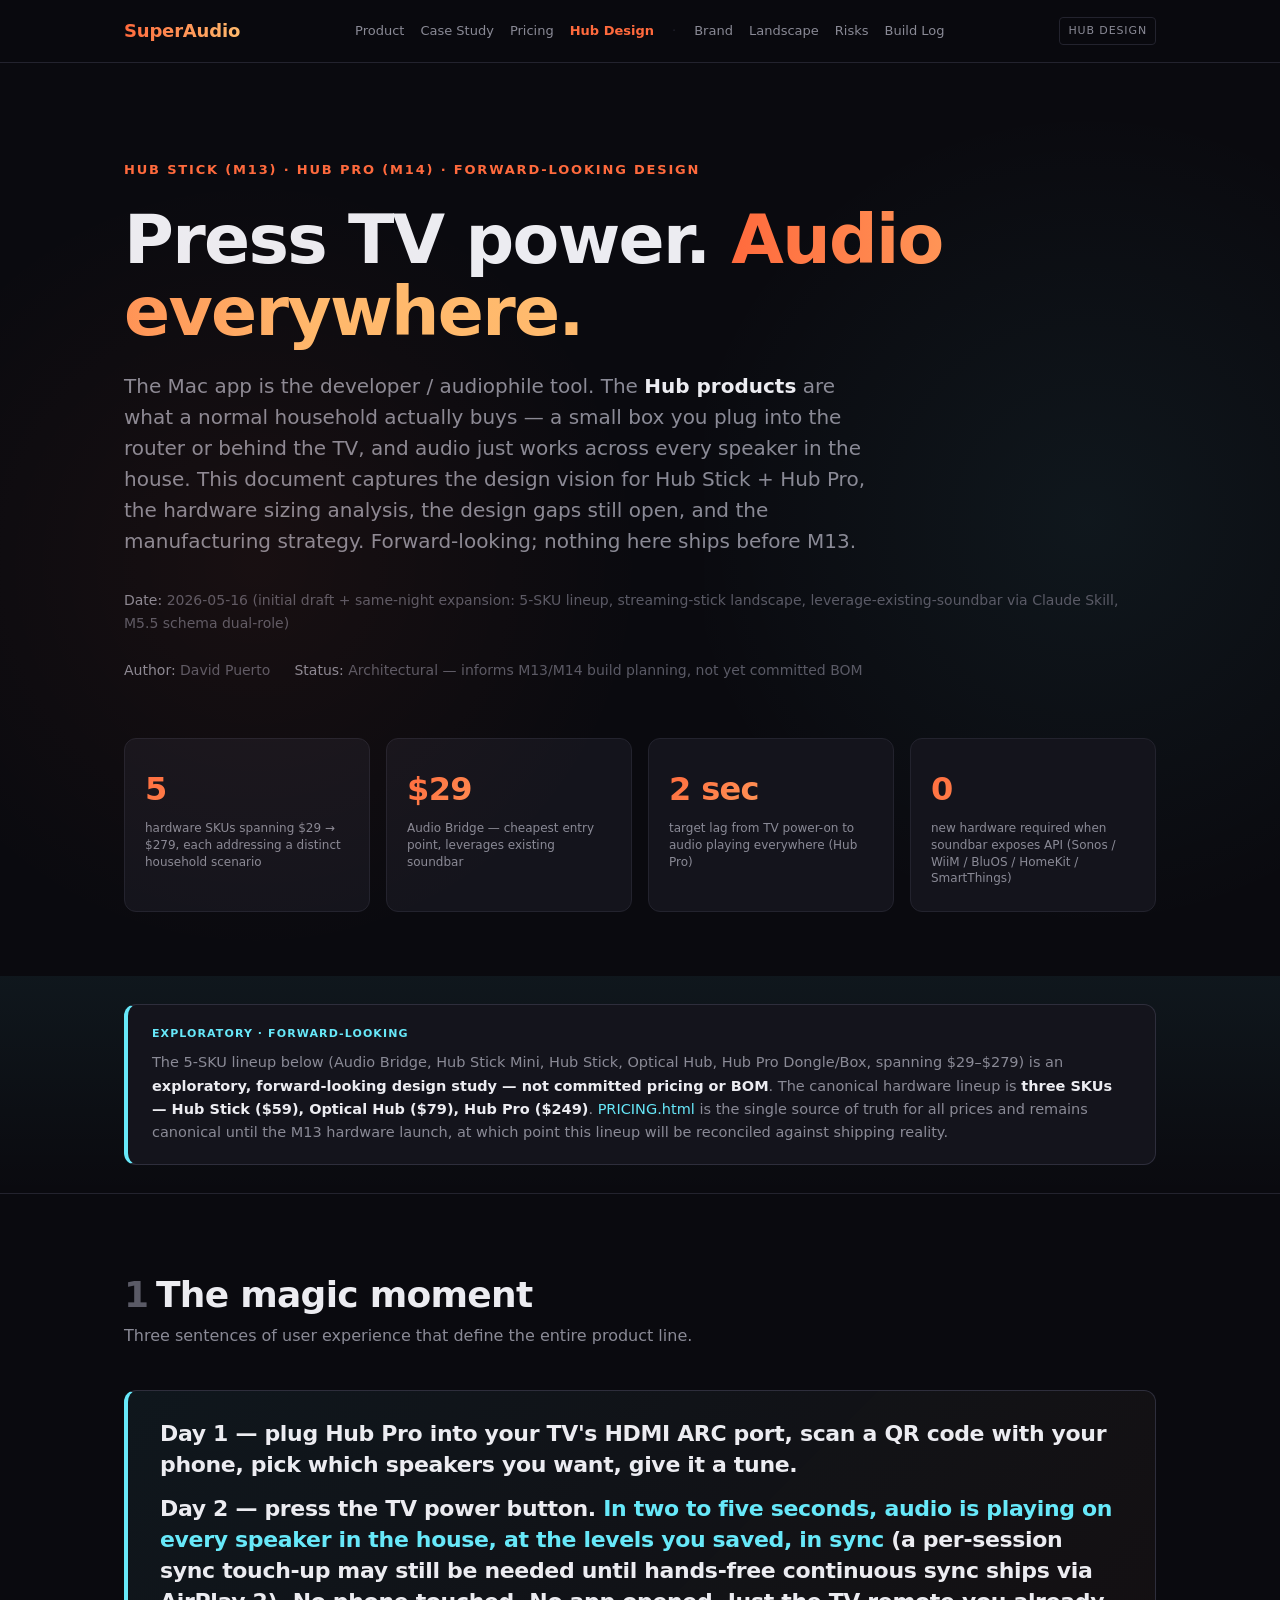
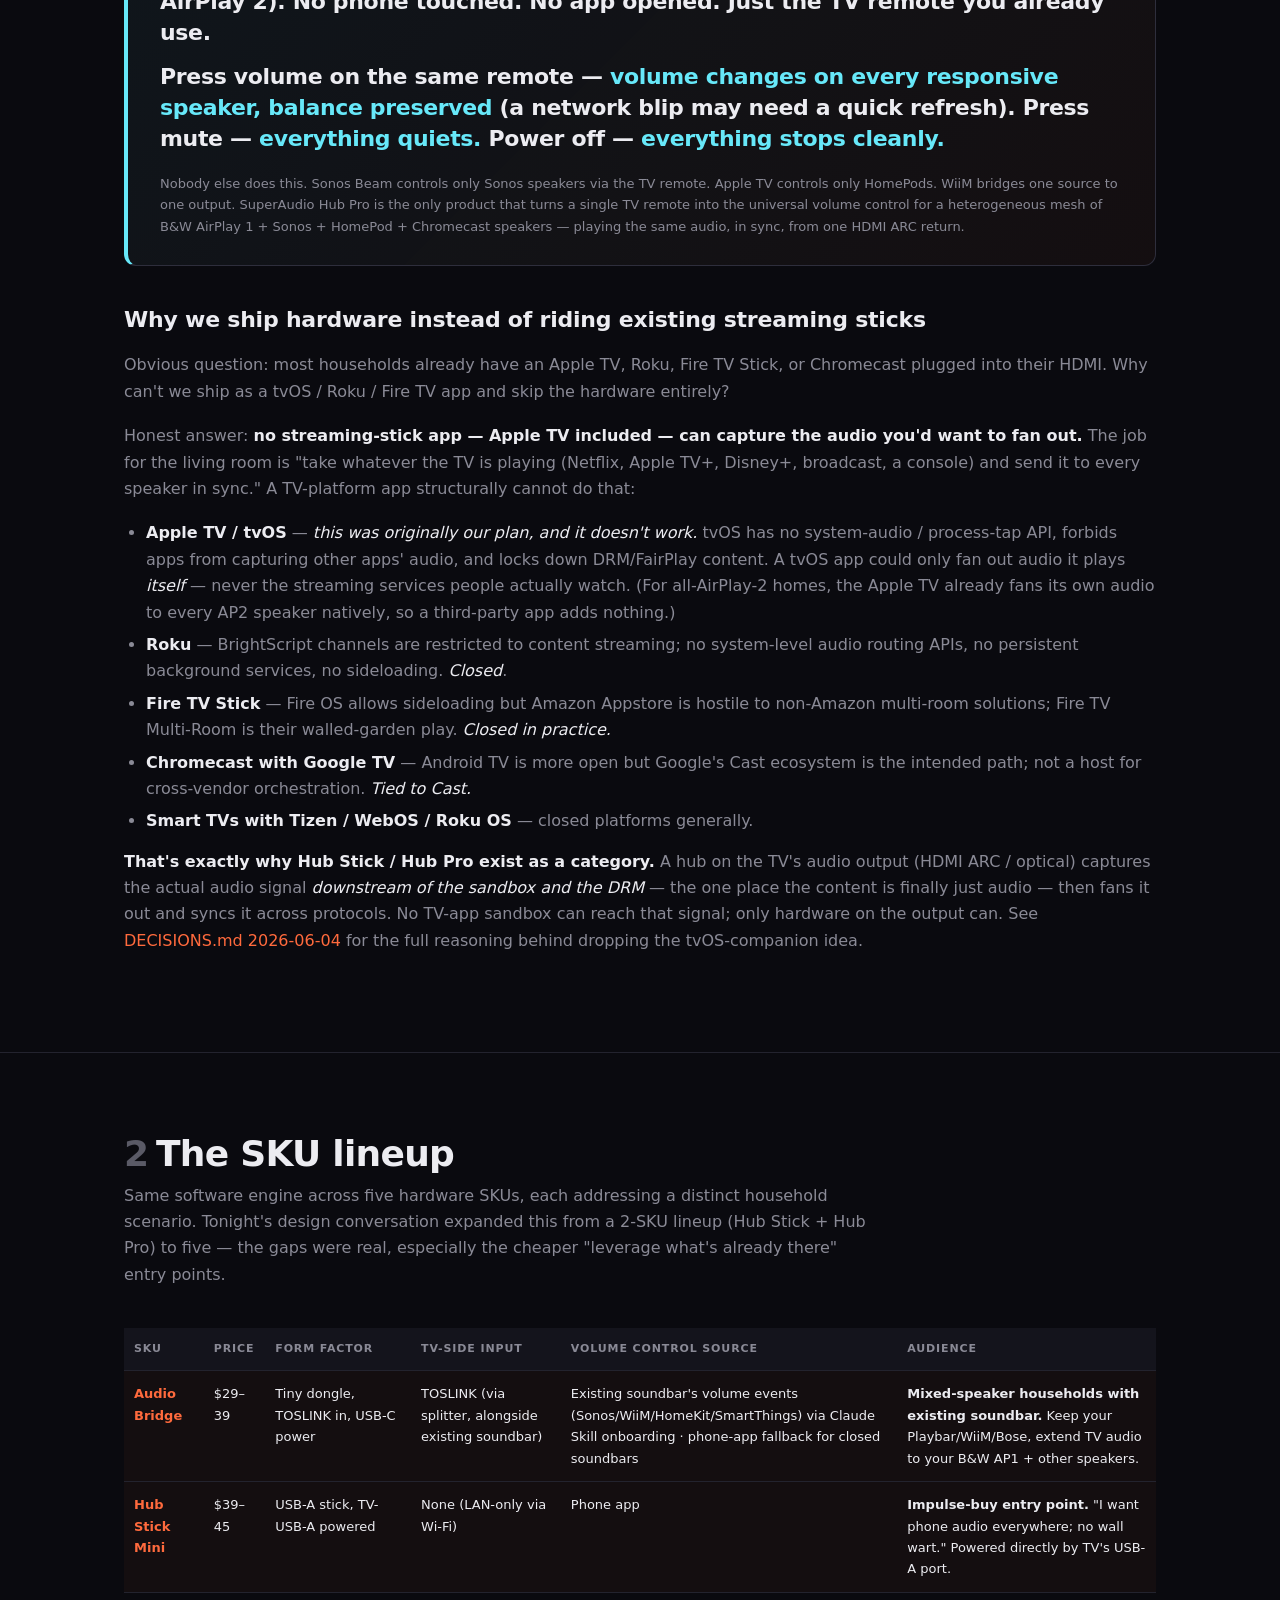
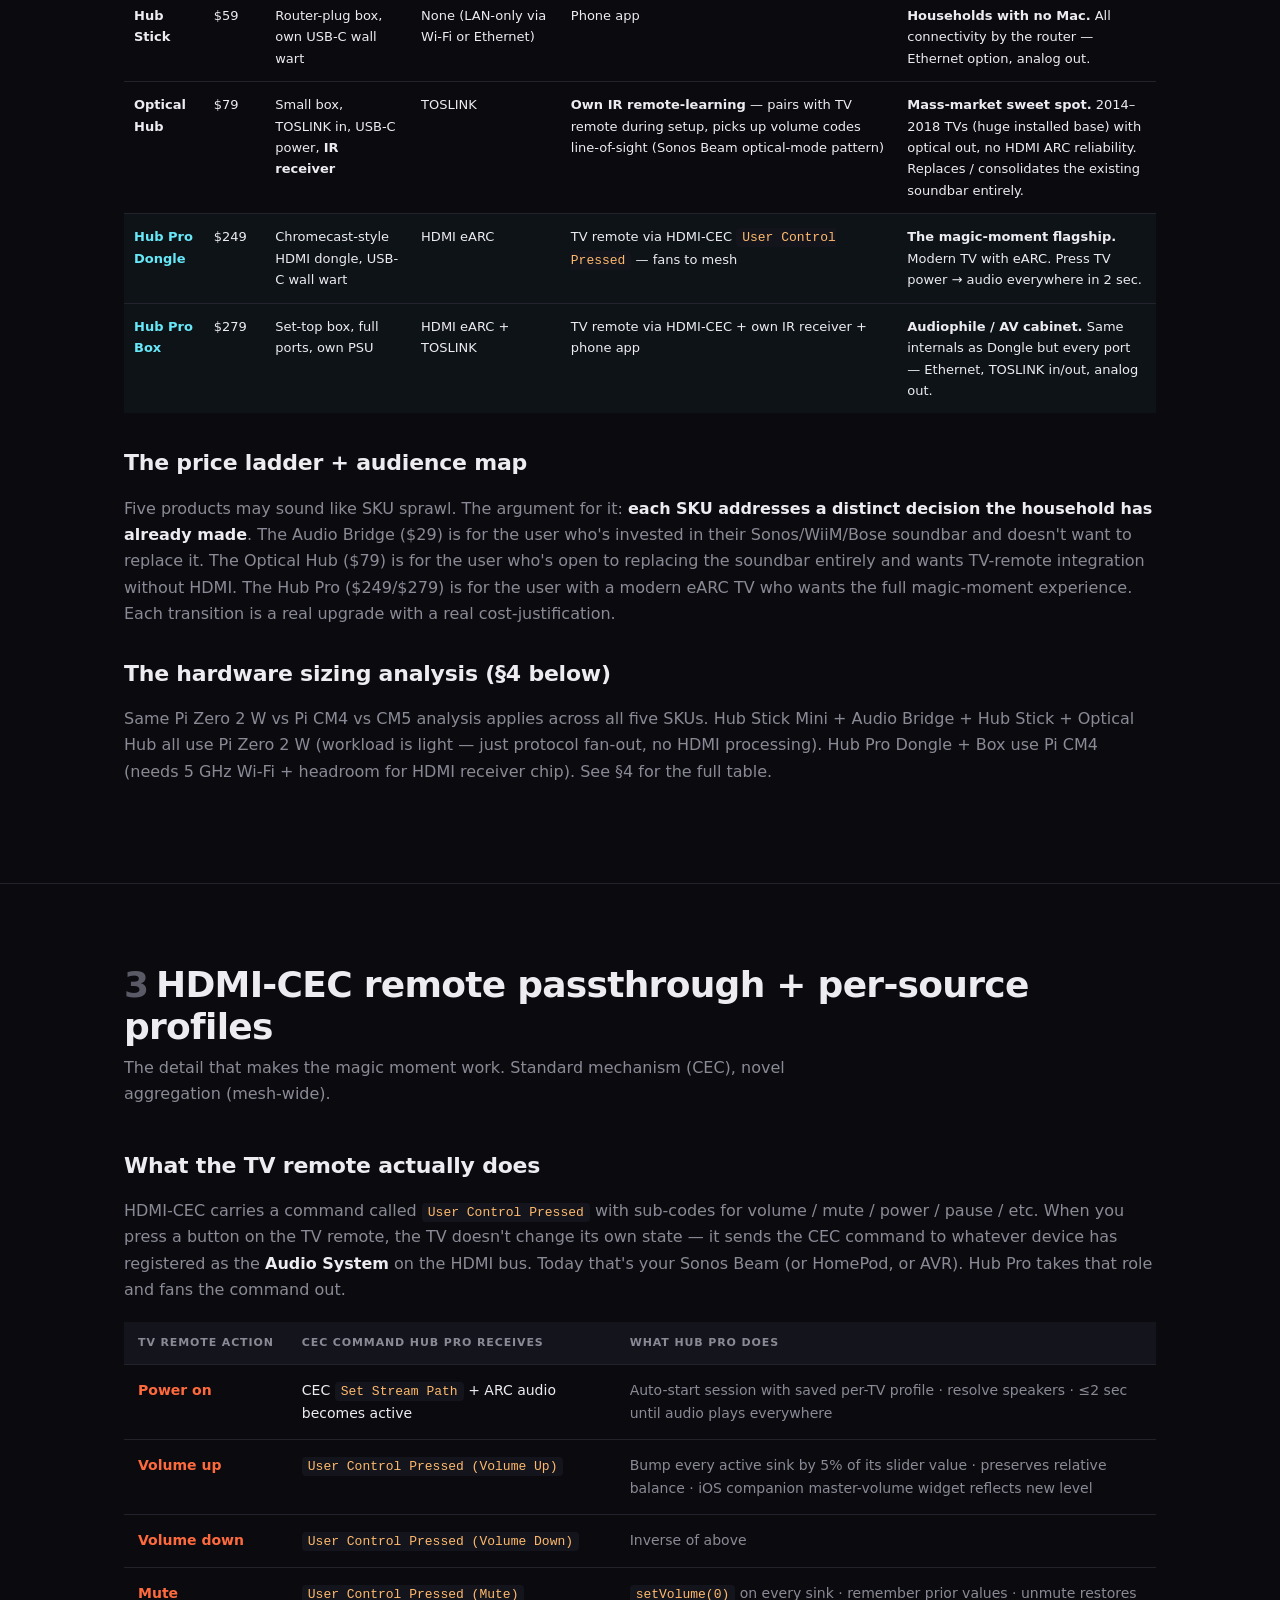
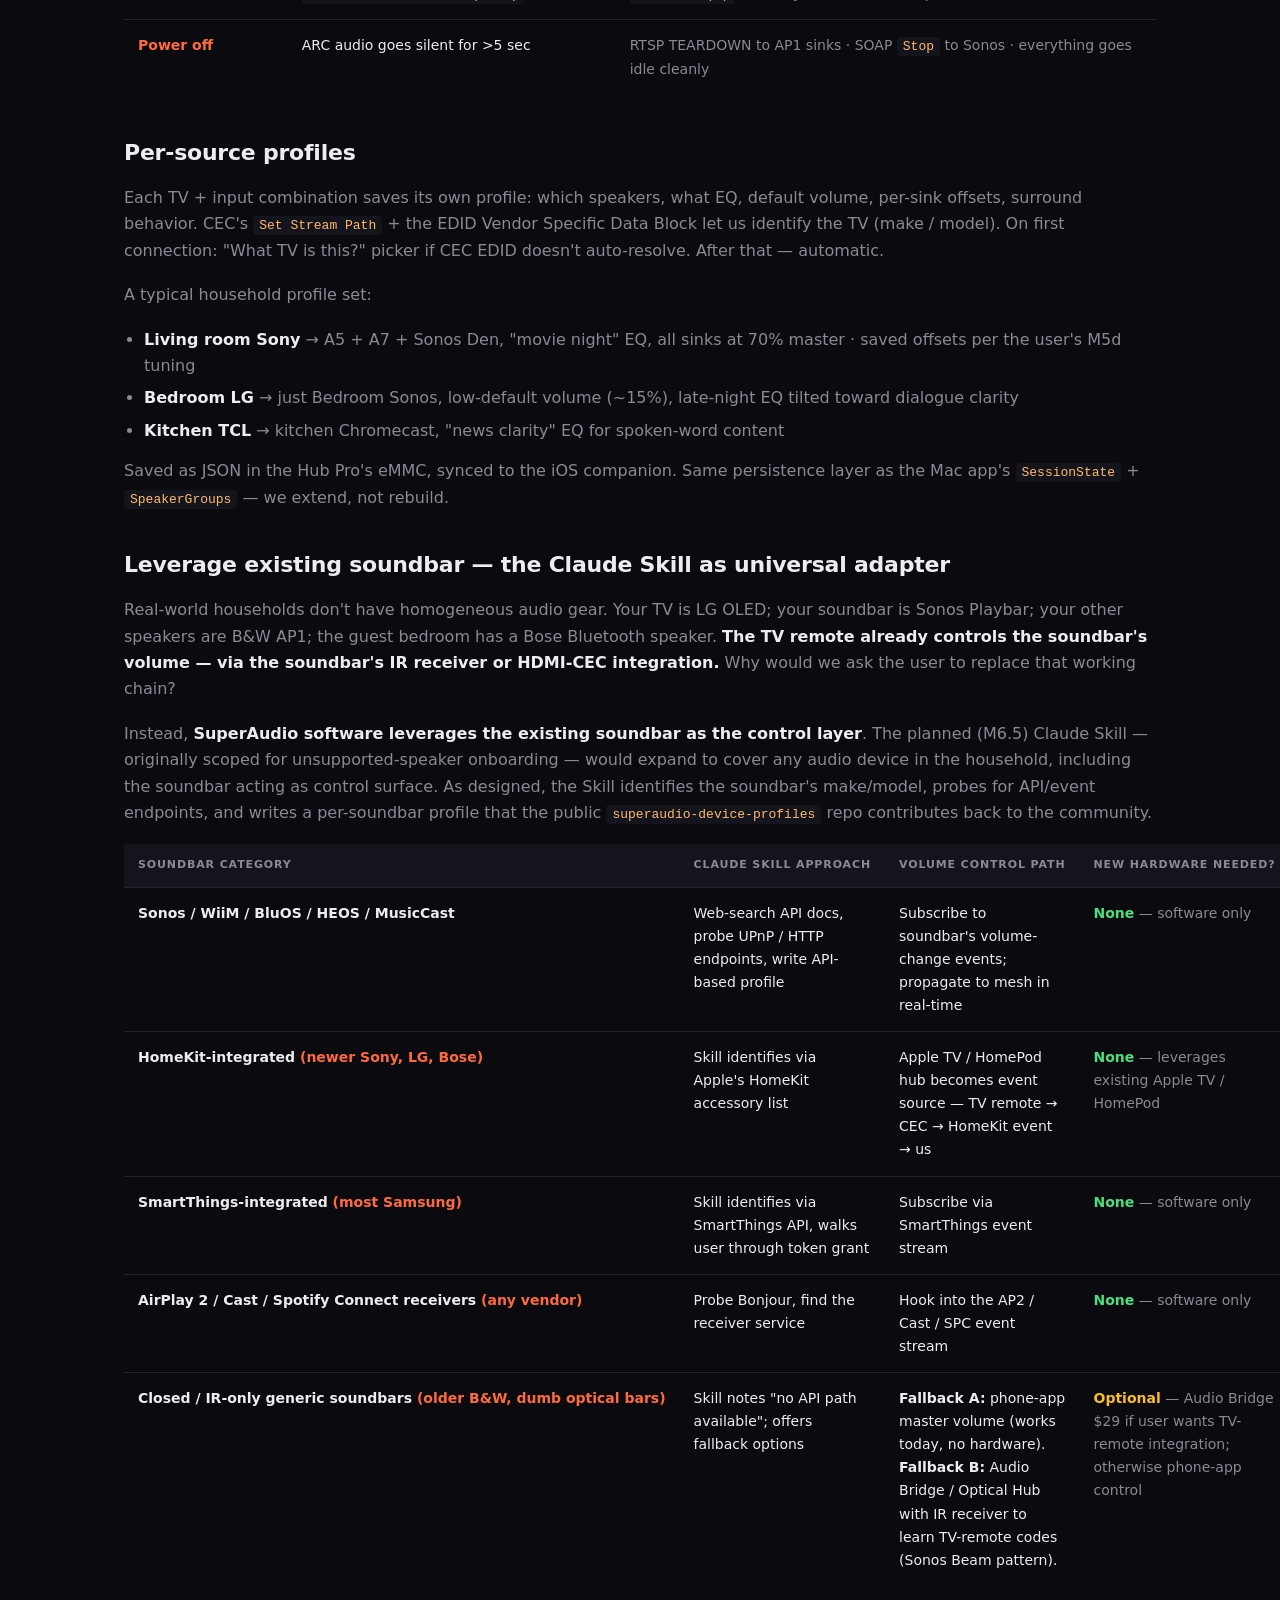
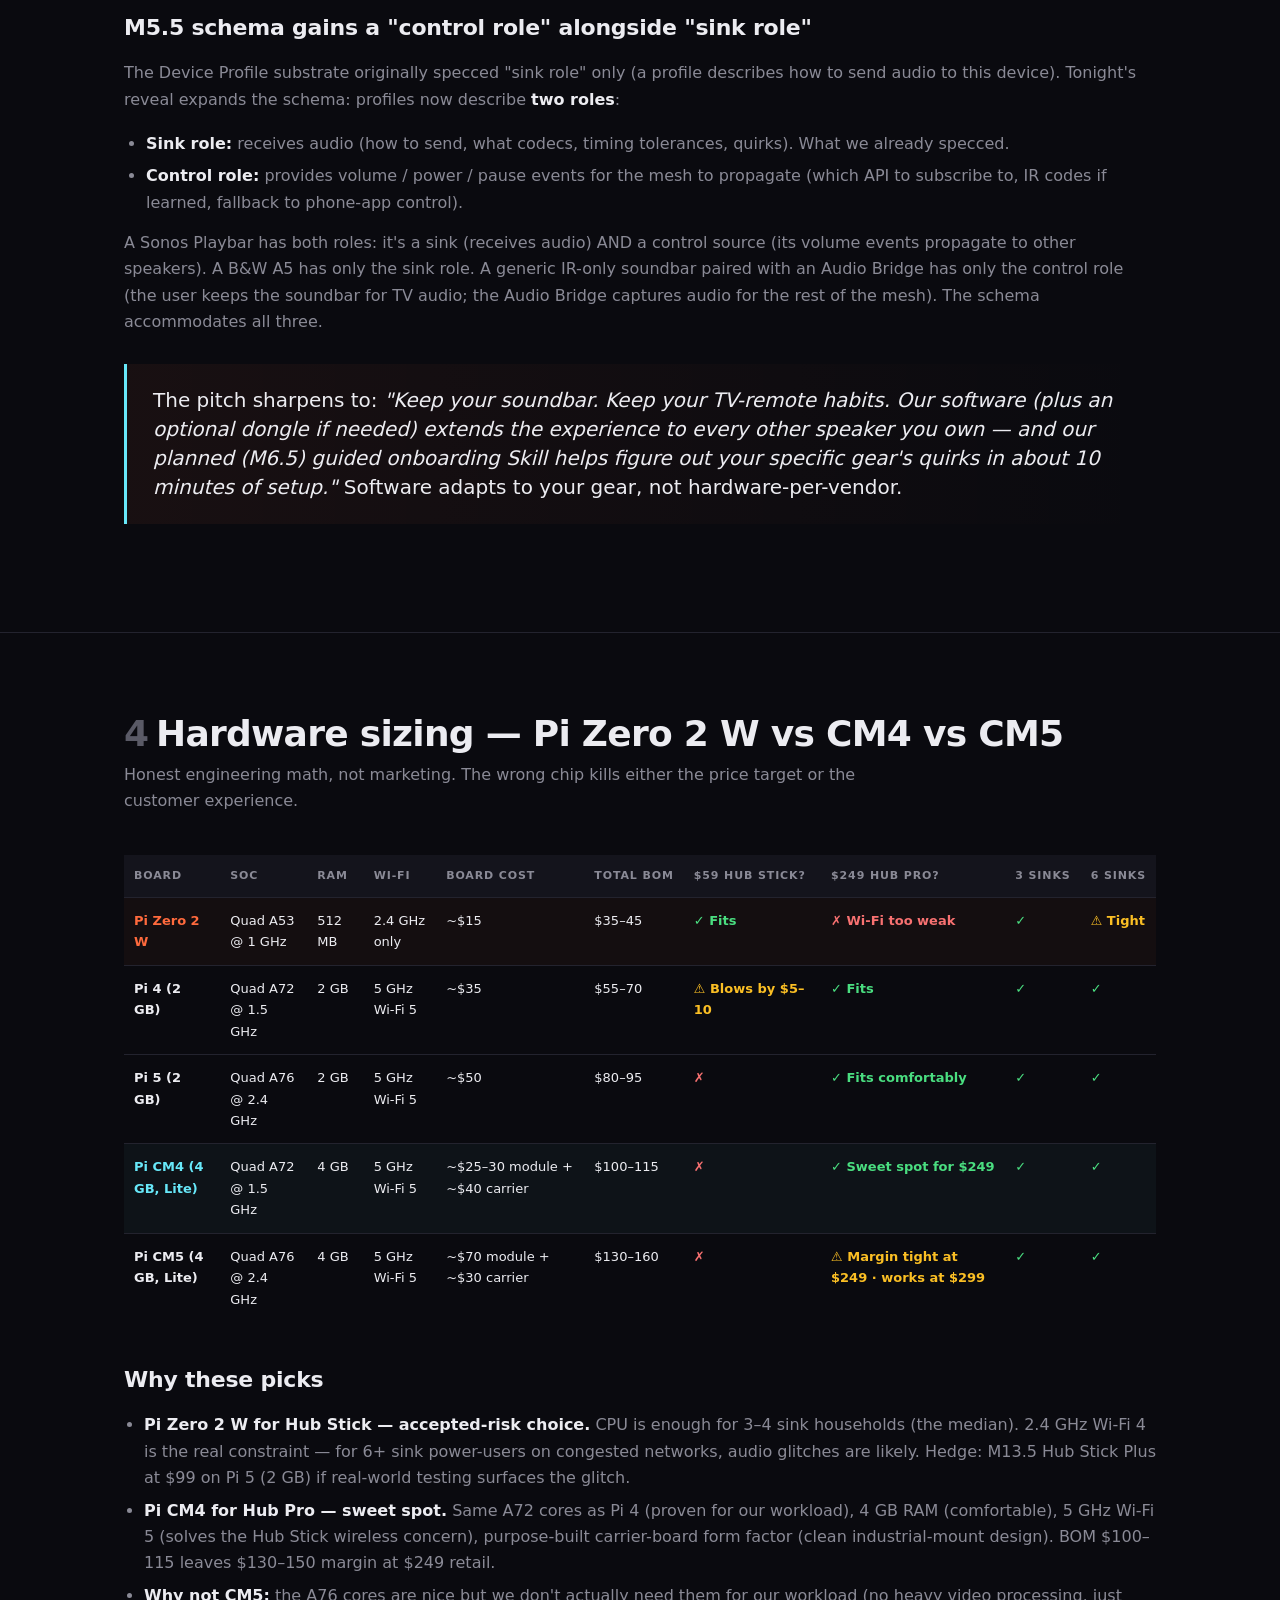
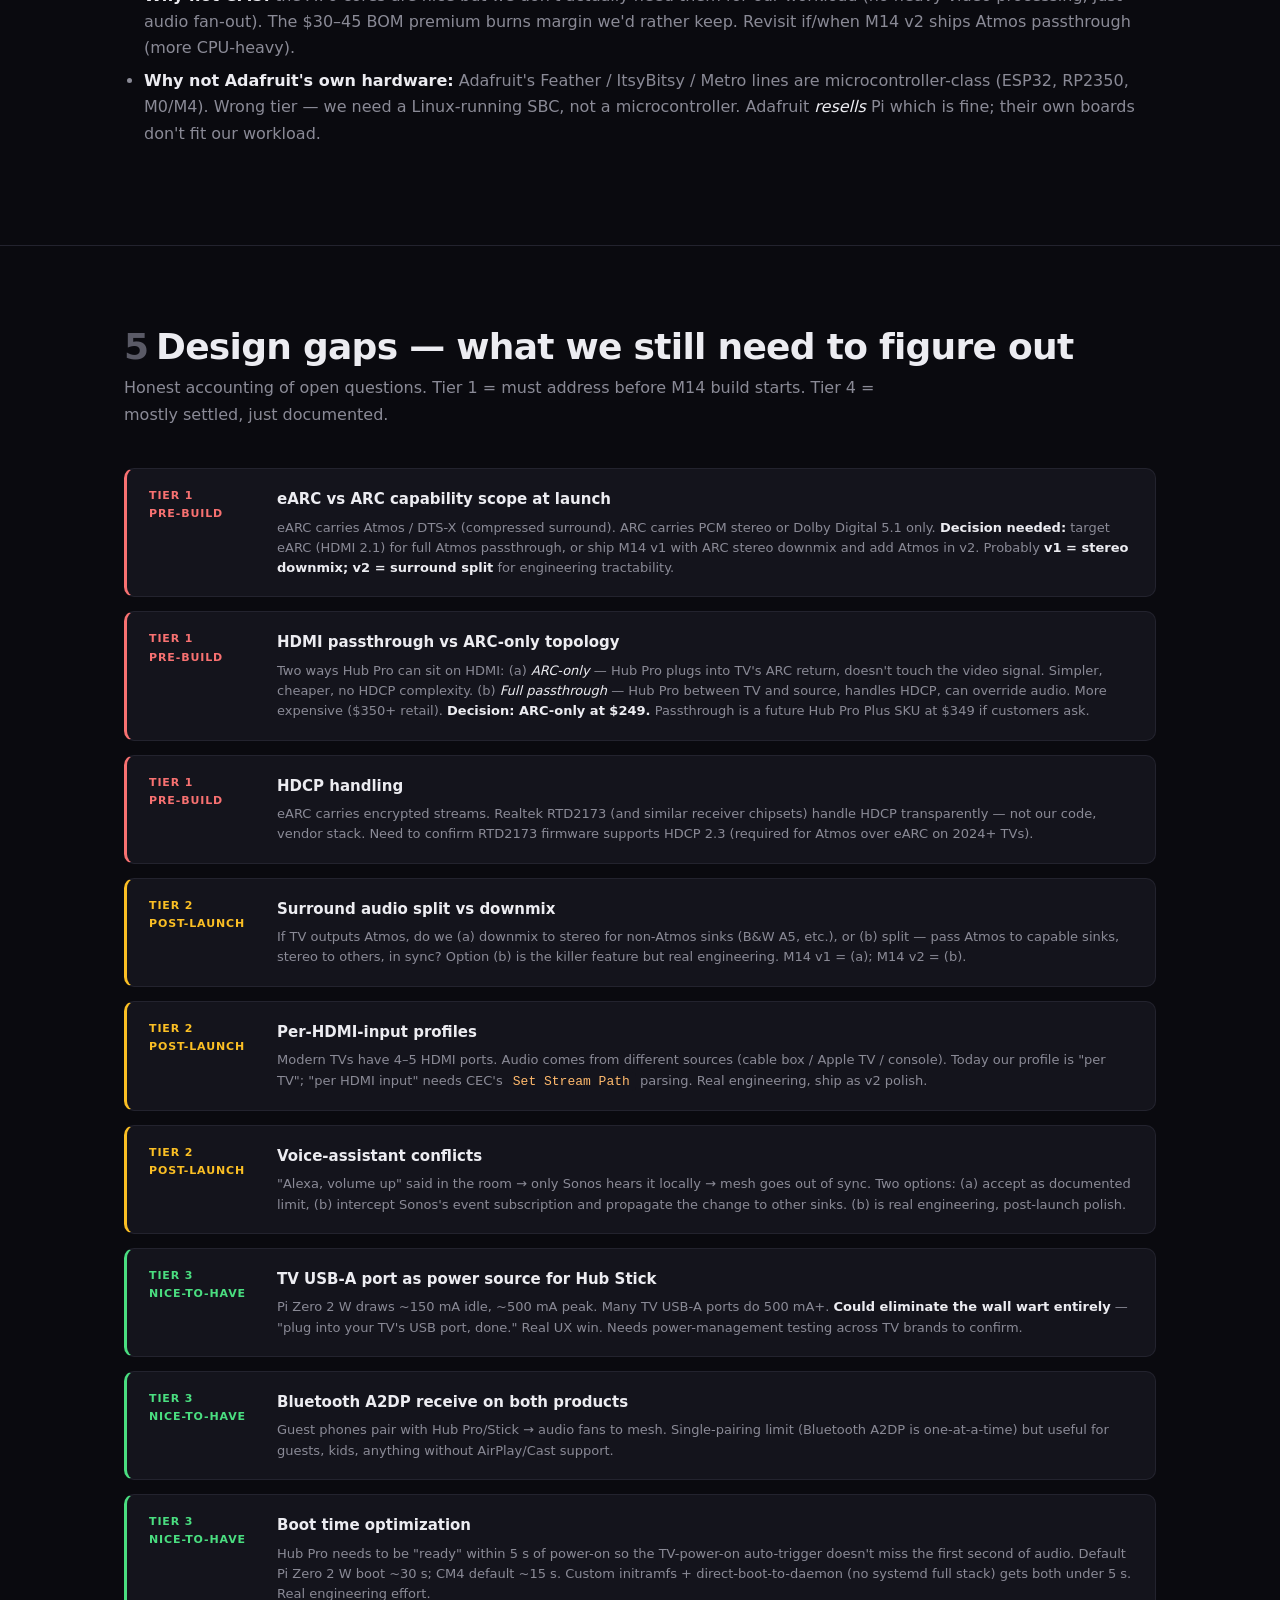
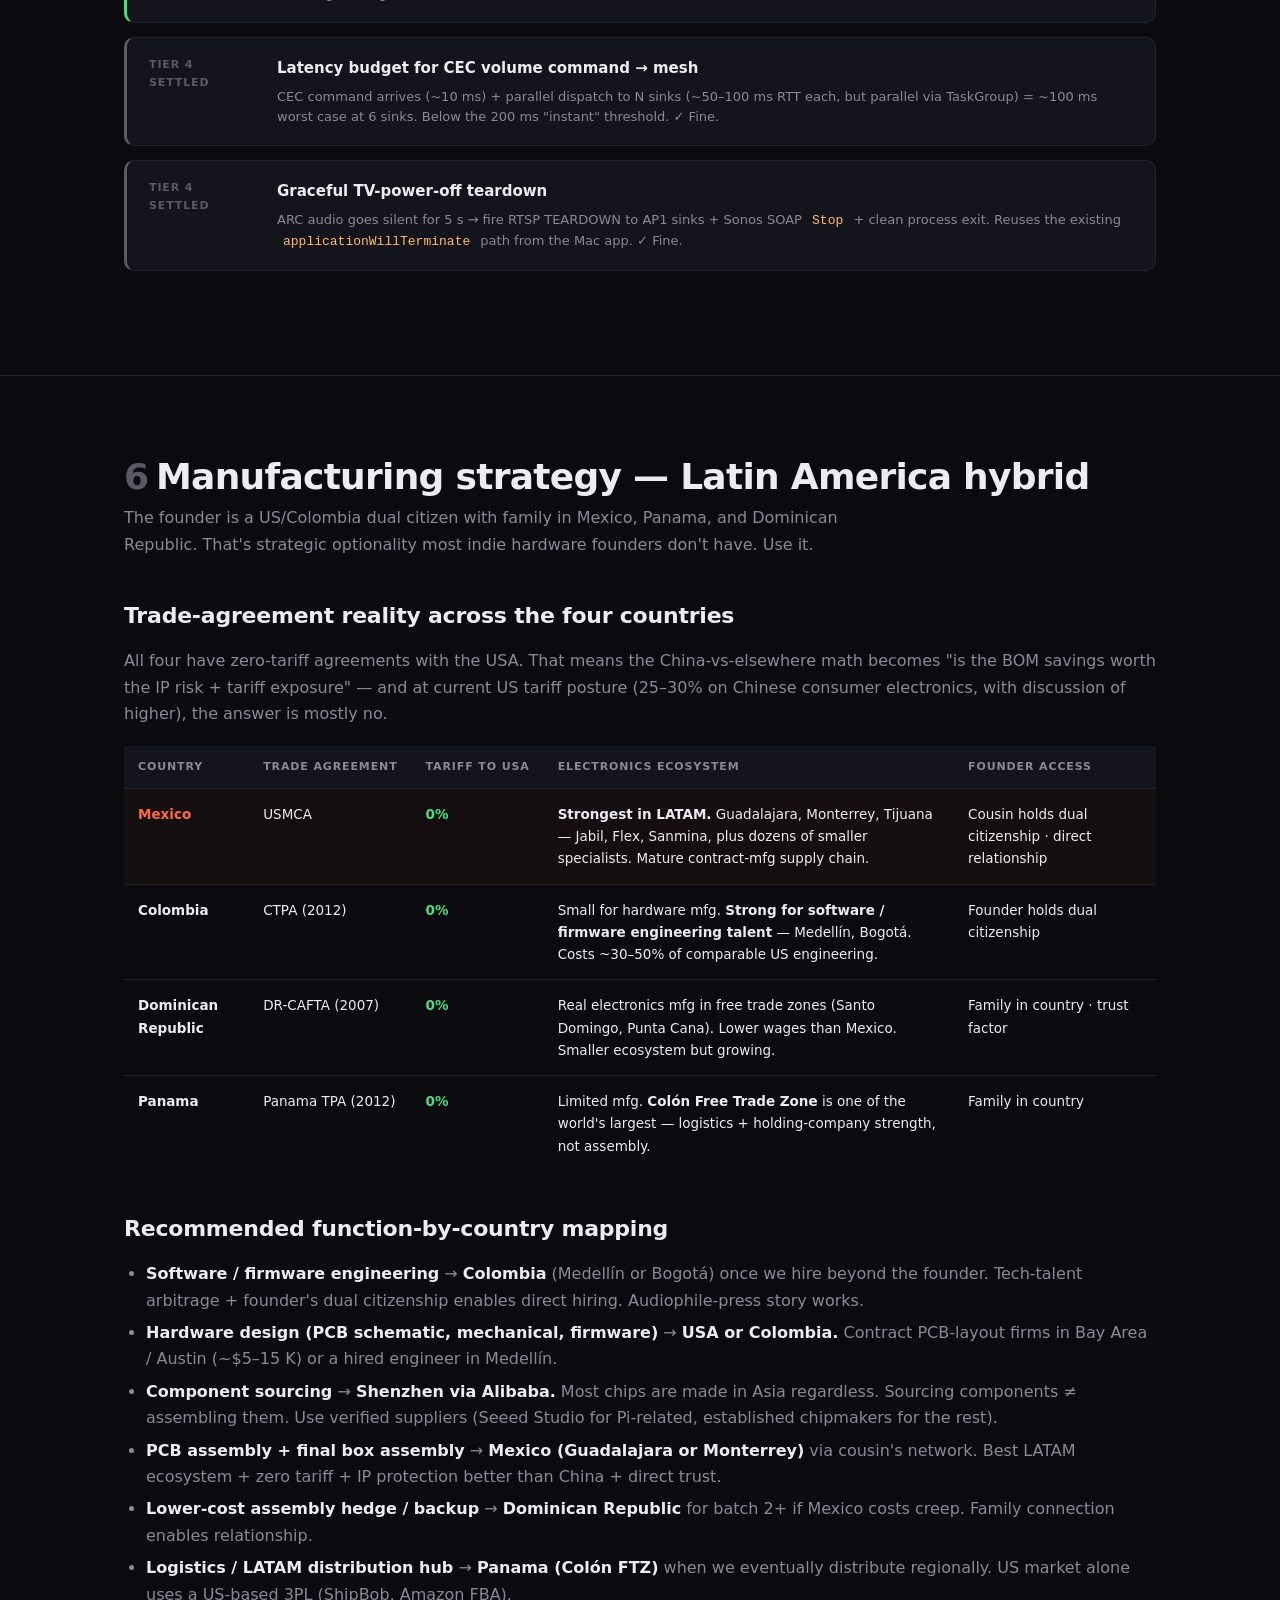
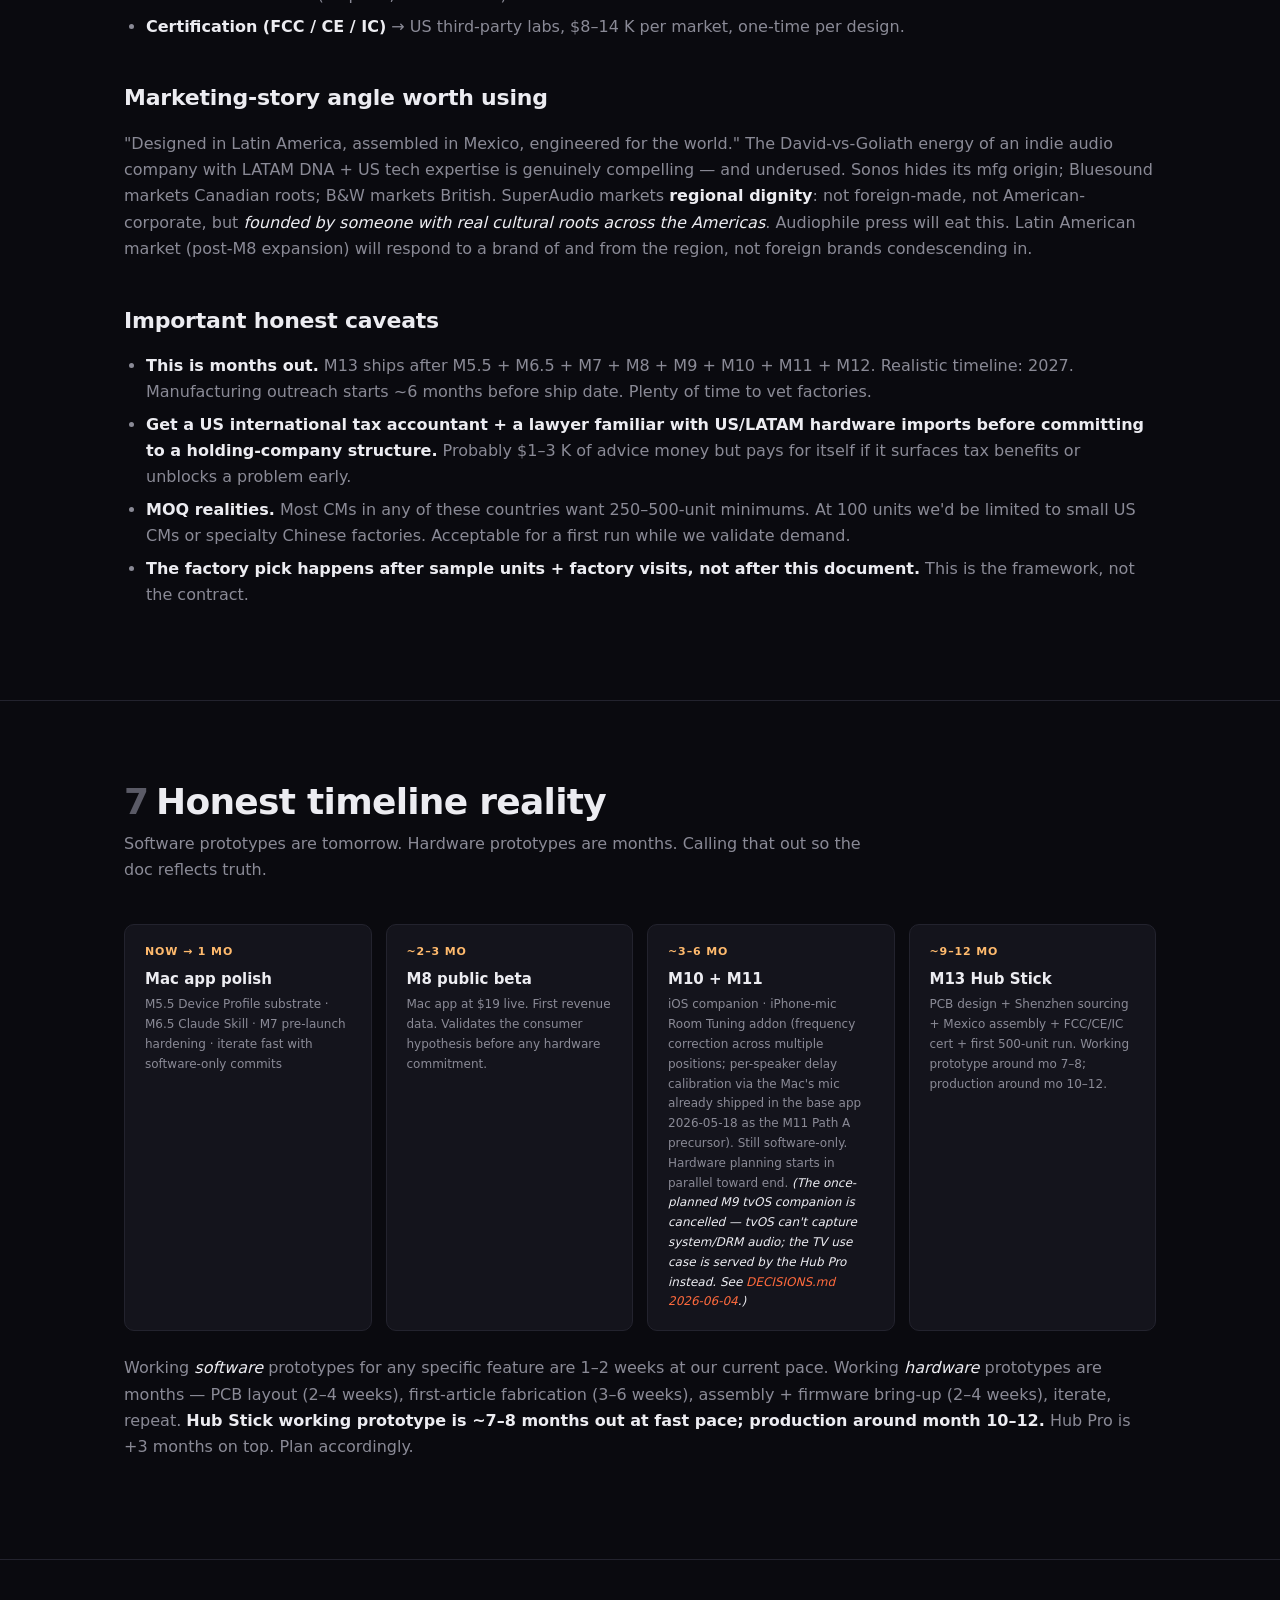
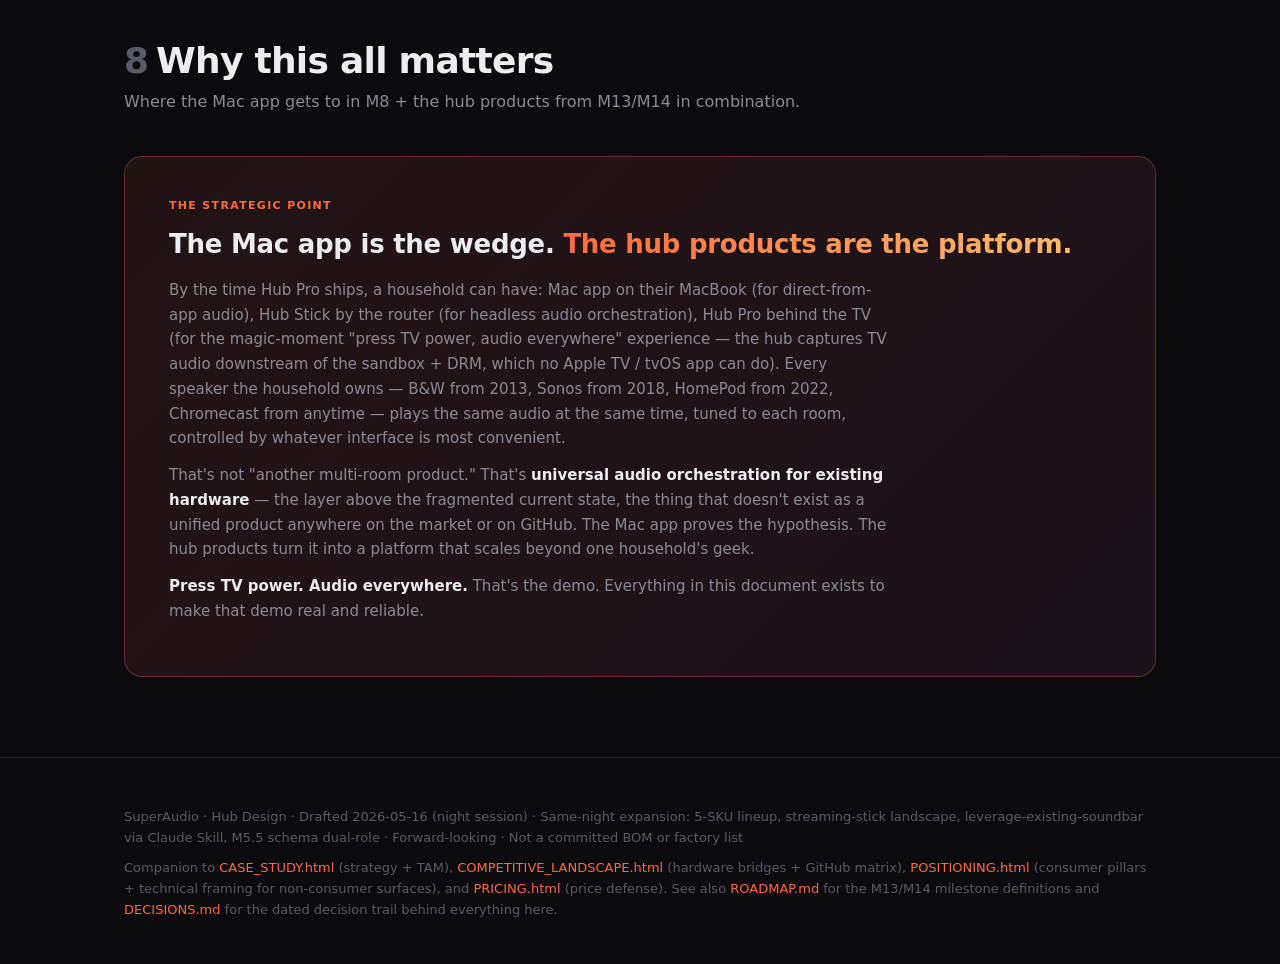
<file: website/HUB_DESIGN.html>
<!DOCTYPE html>
<html lang="en">
<head>
<meta charset="utf-8">
<meta name="viewport" content="width=device-width, initial-scale=1">
<meta name="description" content="SuperAudio — Hub Stick (M13) and Hub Pro (M14) hardware design vision, sizing analysis, design gaps, and manufacturing strategy. Forward-looking architectural notes for the hardware SKUs.">
<title>SuperAudio — Hub Design</title>
<link rel="stylesheet" href="_shared.css">
<style>
  /* Page-specific overlays — cyan-tinted to distinguish "future" from "shipped" */
  .hero::before {
    content: ""; position: absolute; top: -30%; right: -15%;
    width: 60%; height: 160%;
    background: radial-gradient(circle, rgba(103,232,249,0.06) 0%, transparent 50%);
    pointer-events: none;
  }
  .hero::after {
    content: ""; position: absolute; bottom: -20%; left: -10%;
    width: 60%; height: 130%;
    background: radial-gradient(circle, rgba(255,106,61,0.06) 0%, transparent 55%);
    pointer-events: none;
  }

  /* Two-up product cards (Hub Stick + Hub Pro) */
  .product-grid { display: grid; grid-template-columns: 1fr 1fr; gap: 20px; margin: 28px 0; }
  .product {
    background: var(--bg-card); border: 1px solid var(--border);
    border-radius: 14px; padding: 28px;
    position: relative;
  }
  .product.stick { border-top: 3px solid var(--accent); }
  .product.pro { border-top: 3px solid var(--cyan); }
  .product .sku { font-size: 11px; font-weight: 700; letter-spacing: 0.12em; text-transform: uppercase; color: var(--text-muted); }
  .product .name { font-size: 24px; font-weight: 800; letter-spacing: -0.02em; margin: 4px 0 2px; }
  .product .stick .name { color: var(--accent); }
  .product .pro .name { color: var(--cyan); }
  .product .price { font-size: 14px; font-weight: 600; color: var(--text); margin-bottom: 16px; }
  .product .price .target { color: var(--text-muted); font-weight: 400; }
  .product h4 { font-size: 12px; font-weight: 700; letter-spacing: 0.08em; text-transform: uppercase; color: var(--accent-2); margin: 18px 0 6px; }
  .product ul { margin: 0 0 12px; padding-left: 18px; }
  .product li { font-size: 13.5px; color: var(--text-muted); line-height: 1.55; margin-bottom: 4px; }
  .product li strong { color: var(--text); }
  @media (max-width: 880px) { .product-grid { grid-template-columns: 1fr; } }

  /* Magic-moment quote callout */
  .magic {
    background: linear-gradient(135deg, rgba(103,232,249,0.06), rgba(255,106,61,0.04));
    border: 1px solid var(--border-bright);
    border-left: 4px solid var(--cyan);
    border-radius: 12px; padding: 28px 32px; margin: 24px 0;
  }
  .magic p { font-size: 22px; font-weight: 600; line-height: 1.4; color: var(--text); margin: 0 0 14px; letter-spacing: -0.015em; }
  .magic p:last-child { margin-bottom: 0; }
  .magic em { color: var(--cyan); font-style: normal; }
  .magic .caption { font-size: 13px; color: var(--text-muted); margin-top: 18px; }

  /* CEC table */
  .remote-table { width: 100%; border-collapse: collapse; margin: 16px 0 24px; }
  .remote-table th { text-align: left; font-size: 11px; font-weight: 700; letter-spacing: 0.08em; text-transform: uppercase; color: var(--text-muted); padding: 12px 14px; border-bottom: 1px solid var(--border); }
  .remote-table td { font-size: 14px; color: var(--text); padding: 14px; border-bottom: 1px solid var(--border); vertical-align: top; }
  .remote-table td:first-child { font-weight: 600; color: var(--accent); white-space: nowrap; }
  .remote-table td:last-child { color: var(--text-muted); }

  /* Gap tiers */
  .gap-stack { display: grid; grid-template-columns: 1fr; gap: 14px; margin: 24px 0; }
  .gap {
    background: var(--bg-card); border: 1px solid var(--border);
    border-radius: 10px; padding: 18px 22px;
    display: grid; grid-template-columns: 110px 1fr; gap: 18px; align-items: start;
  }
  .gap.tier1 { border-left: 3px solid var(--bad); }
  .gap.tier2 { border-left: 3px solid var(--warn); }
  .gap.tier3 { border-left: 3px solid var(--good); }
  .gap.tier4 { border-left: 3px solid var(--text-dim); }
  .gap .label { font-size: 11px; font-weight: 700; letter-spacing: 0.08em; text-transform: uppercase; }
  .gap.tier1 .label { color: var(--bad); }
  .gap.tier2 .label { color: var(--warn); }
  .gap.tier3 .label { color: var(--good); }
  .gap.tier4 .label { color: var(--text-dim); }
  .gap .body h5 { font-size: 15px; font-weight: 700; color: var(--text); margin: 0 0 6px; }
  .gap .body p { font-size: 13px; color: var(--text-muted); margin: 0; line-height: 1.55; }
  @media (max-width: 720px) { .gap { grid-template-columns: 1fr; } }

  /* Manufacturing country table */
  .mfg-table { width: 100%; border-collapse: collapse; margin: 16px 0 24px; }
  .mfg-table th { text-align: left; font-size: 11px; font-weight: 700; letter-spacing: 0.08em; text-transform: uppercase; color: var(--text-muted); padding: 12px 14px; border-bottom: 1px solid var(--border); }
  .mfg-table td { font-size: 13.5px; color: var(--text); padding: 14px; border-bottom: 1px solid var(--border); vertical-align: top; }
  .mfg-table td:first-child { font-weight: 700; }
  .mfg-table .pick { background: rgba(255,106,61,0.04); }
  .mfg-table .pick td:first-child { color: var(--accent); }

  /* Sizing comparison */
  .sizing-table { width: 100%; border-collapse: collapse; margin: 16px 0 24px; }
  .sizing-table th { text-align: left; font-size: 11px; font-weight: 700; letter-spacing: 0.08em; text-transform: uppercase; color: var(--text-muted); padding: 12px 10px; border-bottom: 1px solid var(--border); }
  .sizing-table td { font-size: 13px; color: var(--text); padding: 12px 10px; border-bottom: 1px solid var(--border); vertical-align: top; }
  .sizing-table td:first-child { font-weight: 700; }
  .sizing-table .pick-stick { background: rgba(255,106,61,0.04); }
  .sizing-table .pick-pro { background: rgba(103,232,249,0.04); }
  .sizing-table .pick-stick td:first-child { color: var(--accent); }
  .sizing-table .pick-pro td:first-child { color: var(--cyan); }
  .check { color: var(--good); font-weight: 700; }
  .warn { color: var(--warn); font-weight: 700; }
  .nope { color: var(--bad); font-weight: 700; }

  /* Timeline strip */
  .timeline { display: grid; grid-template-columns: repeat(4, 1fr); gap: 14px; margin: 24px 0; }
  .tstep {
    background: var(--bg-card); border: 1px solid var(--border);
    border-radius: 10px; padding: 18px 20px;
  }
  .tstep .when { font-size: 11px; font-weight: 700; letter-spacing: 0.08em; text-transform: uppercase; color: var(--accent-2); margin-bottom: 6px; }
  .tstep .what { font-size: 15px; font-weight: 700; margin-bottom: 4px; }
  .tstep .desc { font-size: 12px; color: var(--text-muted); }
  @media (max-width: 880px) { .timeline { grid-template-columns: 1fr 1fr; } }
  @media (max-width: 520px) { .timeline { grid-template-columns: 1fr; } }
</style>
</head>
<body>

<nav class="topnav">
  <div class="wrap">
    <a href="index.html" class="brand">SuperAudio</a>
    <div class="nav-links">
      <a href="index.html">Product</a>
      <a href="CASE_STUDY.html">Case Study</a>
      <a href="PRICING.html">Pricing</a>
      <a href="HUB_DESIGN.html" class="current">Hub Design</a>
      <span class="nav-sep">·</span>
      <a href="POSITIONING.html">Brand</a>
      <a href="COMPETITIVE_LANDSCAPE.html">Landscape</a>
      <a href="RISK_REGISTER.html">Risks</a>
      <a href="REACTIVE_DISCOVERY.html">Build Log</a>
    </div>
    <div class="tag">Hub Design</div>
  </div>
</nav>

<header class="hero">
  <div class="wrap">
    <div class="eyebrow">Hub Stick (M13) · Hub Pro (M14) · Forward-looking design</div>
    <h1>Press TV power. <em>Audio everywhere.</em></h1>
    <p class="lede">
      The Mac app is the developer / audiophile tool. The <strong>Hub products</strong> are what a normal household actually buys — a small box you plug into the router or behind the TV, and audio just works across every speaker in the house. This document captures the design vision for Hub Stick + Hub Pro, the hardware sizing analysis, the design gaps still open, and the manufacturing strategy. Forward-looking; nothing here ships before M13.
    </p>
    <div class="meta">
      <span><strong>Date:</strong> 2026-05-16 (initial draft + same-night expansion: 5-SKU lineup, streaming-stick landscape, leverage-existing-soundbar via Claude Skill, M5.5 schema dual-role)</span>
      <span><strong>Author:</strong> David Puerto</span>
      <span><strong>Status:</strong> Architectural — informs M13/M14 build planning, not yet committed BOM</span>
    </div>

    <div class="stats">
      <div class="stat">
        <div class="num">5</div>
        <div class="label">hardware SKUs spanning $29 → $279, each addressing a distinct household scenario</div>
      </div>
      <div class="stat">
        <div class="num">$29</div>
        <div class="label">Audio Bridge — cheapest entry point, leverages existing soundbar</div>
      </div>
      <div class="stat">
        <div class="num">2 sec</div>
        <div class="label">target lag from TV power-on to audio playing everywhere (Hub Pro)</div>
      </div>
      <div class="stat">
        <div class="num">0</div>
        <div class="label">new hardware required when soundbar exposes API (Sonos / WiiM / BluOS / HomeKit / SmartThings)</div>
      </div>
    </div>
  </div>
</header>

<!-- Canonical-pricing banner -->
<section style="padding: 28px 0; background: linear-gradient(180deg, rgba(103,232,249,0.06) 0%, transparent 100%);">
  <div class="wrap">
    <div style="border: 1px solid var(--border-bright); border-left: 4px solid var(--cyan); border-radius: 12px; padding: 20px 24px; background: var(--bg-card);">
      <div style="font-size: 11px; font-weight: 700; letter-spacing: 0.1em; text-transform: uppercase; color: var(--cyan); margin-bottom: 8px;">Exploratory · forward-looking</div>
      <p style="margin: 0; font-size: 14.5px; color: var(--text-muted); line-height: 1.6;">
        The 5-SKU lineup below (Audio Bridge, Hub Stick Mini, Hub Stick, Optical Hub, Hub Pro Dongle/Box, spanning $29–$279) is an <strong>exploratory, forward-looking design study — not committed pricing or BOM</strong>. The canonical hardware lineup is <strong>three SKUs — Hub Stick ($59), Optical Hub ($79), Hub Pro ($249)</strong>. <a href="PRICING.html" style="color: var(--cyan);">PRICING.html</a> is the single source of truth for all prices and remains canonical until the M13 hardware launch, at which point this lineup will be reconciled against shipping reality.
      </p>
    </div>
  </div>
</section>

<!-- 1. The vision -->
<section>
  <div class="wrap">
    <h2><span class="num">1</span>The magic moment</h2>
    <p class="subhead">Three sentences of user experience that define the entire product line.</p>

    <div class="magic">
      <p>Day 1 — plug Hub Pro into your TV's HDMI ARC port, scan a QR code with your phone, pick which speakers you want, give it a tune.</p>
      <p>Day 2 — press the TV power button. <em>In two to five seconds, audio is playing on every speaker in the house, at the levels you saved, in sync</em> (a per-session sync touch-up may still be needed until hands-free continuous sync ships via AirPlay 2). No phone touched. No app opened. Just the TV remote you already use.</p>
      <p>Press volume on the same remote — <em>volume changes on every responsive speaker, balance preserved</em> (a network blip may need a quick refresh). Press mute — <em>everything quiets.</em> Power off — <em>everything stops cleanly.</em></p>
      <div class="caption">Nobody else does this. Sonos Beam controls only Sonos speakers via the TV remote. Apple TV controls only HomePods. WiiM bridges one source to one output. SuperAudio Hub Pro is the only product that turns a single TV remote into the universal volume control for a heterogeneous mesh of B&amp;W AirPlay 1 + Sonos + HomePod + Chromecast speakers — playing the same audio, in sync, from one HDMI ARC return.</div>
    </div>

    <h3 style="margin-top: 36px;">Why we ship hardware instead of riding existing streaming sticks</h3>
    <p style="color: var(--text-muted);">
      Obvious question: most households already have an Apple TV, Roku, Fire TV Stick, or Chromecast plugged into their HDMI. Why can't we ship as a tvOS / Roku / Fire TV app and skip the hardware entirely?
    </p>
    <p style="color: var(--text-muted);">
      Honest answer: <strong>no streaming-stick app — Apple TV included — can capture the audio you'd want to fan out.</strong> The job for the living room is "take whatever the TV is playing (Netflix, Apple TV+, Disney+, broadcast, a console) and send it to every speaker in sync." A TV-platform app structurally cannot do that:
    </p>
    <ul style="color: var(--text-muted); margin: 14px 0; padding-left: 22px;">
      <li><strong>Apple TV / tvOS</strong> — <em>this was originally our plan, and it doesn't work.</em> tvOS has no system-audio / process-tap API, forbids apps from capturing other apps' audio, and locks down DRM/FairPlay content. A tvOS app could only fan out audio it plays <em>itself</em> — never the streaming services people actually watch. (For all-AirPlay-2 homes, the Apple TV already fans its own audio to every AP2 speaker natively, so a third-party app adds nothing.)</li>
      <li><strong>Roku</strong> — BrightScript channels are restricted to content streaming; no system-level audio routing APIs, no persistent background services, no sideloading. <em>Closed</em>.</li>
      <li><strong>Fire TV Stick</strong> — Fire OS allows sideloading but Amazon Appstore is hostile to non-Amazon multi-room solutions; Fire TV Multi-Room is their walled-garden play. <em>Closed in practice.</em></li>
      <li><strong>Chromecast with Google TV</strong> — Android TV is more open but Google's Cast ecosystem is the intended path; not a host for cross-vendor orchestration. <em>Tied to Cast.</em></li>
      <li><strong>Smart TVs with Tizen / WebOS / Roku OS</strong> — closed platforms generally.</li>
    </ul>
    <p style="color: var(--text-muted);">
      <strong>That's exactly why Hub Stick / Hub Pro exist as a category.</strong> A hub on the TV's audio output (HDMI ARC / optical) captures the actual audio signal <em>downstream of the sandbox and the DRM</em> — the one place the content is finally just audio — then fans it out and syncs it across protocols. No TV-app sandbox can reach that signal; only hardware on the output can. See <a href="../docs/DECISIONS.md">DECISIONS.md 2026-06-04</a> for the full reasoning behind dropping the tvOS-companion idea.
    </p>
  </div>
</section>

<!-- 2. The SKU lineup -->
<section>
  <div class="wrap">
    <h2><span class="num">2</span>The SKU lineup</h2>
    <p class="subhead">Same software engine across five hardware SKUs, each addressing a distinct household scenario. Tonight's design conversation expanded this from a 2-SKU lineup (Hub Stick + Hub Pro) to five — the gaps were real, especially the cheaper "leverage what's already there" entry points.</p>

    <table class="sizing-table" style="margin-top: 28px;">
      <thead>
        <tr>
          <th>SKU</th>
          <th>Price</th>
          <th>Form factor</th>
          <th>TV-side input</th>
          <th>Volume control source</th>
          <th>Audience</th>
        </tr>
      </thead>
      <tbody>
        <tr class="pick-stick">
          <td>Audio Bridge</td>
          <td>$29–39</td>
          <td>Tiny dongle, TOSLINK in, USB-C power</td>
          <td>TOSLINK (via splitter, alongside existing soundbar)</td>
          <td>Existing soundbar's volume events (Sonos/WiiM/HomeKit/SmartThings) via Claude Skill onboarding · phone-app fallback for closed soundbars</td>
          <td><strong>Mixed-speaker households with existing soundbar.</strong> Keep your Playbar/WiiM/Bose, extend TV audio to your B&amp;W AP1 + other speakers.</td>
        </tr>
        <tr class="pick-stick">
          <td>Hub Stick Mini</td>
          <td>$39–45</td>
          <td>USB-A stick, TV-USB-A powered</td>
          <td>None (LAN-only via Wi-Fi)</td>
          <td>Phone app</td>
          <td><strong>Impulse-buy entry point.</strong> "I want phone audio everywhere; no wall wart." Powered directly by TV's USB-A port.</td>
        </tr>
        <tr>
          <td>Hub Stick</td>
          <td>$59</td>
          <td>Router-plug box, own USB-C wall wart</td>
          <td>None (LAN-only via Wi-Fi or Ethernet)</td>
          <td>Phone app</td>
          <td><strong>Households with no Mac.</strong> All connectivity by the router — Ethernet option, analog out.</td>
        </tr>
        <tr>
          <td>Optical Hub</td>
          <td>$79</td>
          <td>Small box, TOSLINK in, USB-C power, <strong>IR receiver</strong></td>
          <td>TOSLINK</td>
          <td><strong>Own IR remote-learning</strong> — pairs with TV remote during setup, picks up volume codes line-of-sight (Sonos Beam optical-mode pattern)</td>
          <td><strong>Mass-market sweet spot.</strong> 2014–2018 TVs (huge installed base) with optical out, no HDMI ARC reliability. Replaces / consolidates the existing soundbar entirely.</td>
        </tr>
        <tr class="pick-pro">
          <td>Hub Pro Dongle</td>
          <td>$249</td>
          <td>Chromecast-style HDMI dongle, USB-C wall wart</td>
          <td>HDMI eARC</td>
          <td>TV remote via HDMI-CEC <code>User Control Pressed</code> — fans to mesh</td>
          <td><strong>The magic-moment flagship.</strong> Modern TV with eARC. Press TV power → audio everywhere in 2 sec.</td>
        </tr>
        <tr class="pick-pro">
          <td>Hub Pro Box</td>
          <td>$279</td>
          <td>Set-top box, full ports, own PSU</td>
          <td>HDMI eARC + TOSLINK</td>
          <td>TV remote via HDMI-CEC + own IR receiver + phone app</td>
          <td><strong>Audiophile / AV cabinet.</strong> Same internals as Dongle but every port — Ethernet, TOSLINK in/out, analog out.</td>
        </tr>
      </tbody>
    </table>

    <h3 style="margin-top: 32px;">The price ladder + audience map</h3>
    <p style="color: var(--text-muted);">
      Five products may sound like SKU sprawl. The argument for it: <strong>each SKU addresses a distinct decision the household has already made</strong>. The Audio Bridge ($29) is for the user who's invested in their Sonos/WiiM/Bose soundbar and doesn't want to replace it. The Optical Hub ($79) is for the user who's open to replacing the soundbar entirely and wants TV-remote integration without HDMI. The Hub Pro ($249/$279) is for the user with a modern eARC TV who wants the full magic-moment experience. Each transition is a real upgrade with a real cost-justification.
    </p>

    <h3 style="margin-top: 28px;">The hardware sizing analysis (§4 below)</h3>
    <p style="color: var(--text-muted);">
      Same Pi Zero 2 W vs Pi CM4 vs CM5 analysis applies across all five SKUs. Hub Stick Mini + Audio Bridge + Hub Stick + Optical Hub all use Pi Zero 2 W (workload is light — just protocol fan-out, no HDMI processing). Hub Pro Dongle + Box use Pi CM4 (needs 5 GHz Wi-Fi + headroom for HDMI receiver chip). See §4 for the full table.
    </p>
  </div>
</section>

<!-- 3. CEC remote passthrough + per-source profiles -->
<section>
  <div class="wrap">
    <h2><span class="num">3</span>HDMI-CEC remote passthrough + per-source profiles</h2>
    <p class="subhead">The detail that makes the magic moment work. Standard mechanism (CEC), novel aggregation (mesh-wide).</p>

    <h3>What the TV remote actually does</h3>
    <p style="color: var(--text-muted);">HDMI-CEC carries a command called <code>User Control Pressed</code> with sub-codes for volume / mute / power / pause / etc. When you press a button on the TV remote, the TV doesn't change its own state — it sends the CEC command to whatever device has registered as the <strong>Audio System</strong> on the HDMI bus. Today that's your Sonos Beam (or HomePod, or AVR). Hub Pro takes that role and fans the command out.</p>

    <table class="remote-table">
      <thead>
        <tr><th>TV remote action</th><th>CEC command Hub Pro receives</th><th>What Hub Pro does</th></tr>
      </thead>
      <tbody>
        <tr>
          <td>Power on</td>
          <td>CEC <code>Set Stream Path</code> + ARC audio becomes active</td>
          <td>Auto-start session with saved per-TV profile · resolve speakers · ≤2 sec until audio plays everywhere</td>
        </tr>
        <tr>
          <td>Volume up</td>
          <td><code>User Control Pressed (Volume Up)</code></td>
          <td>Bump every active sink by 5% of its slider value · preserves relative balance · iOS companion master-volume widget reflects new level</td>
        </tr>
        <tr>
          <td>Volume down</td>
          <td><code>User Control Pressed (Volume Down)</code></td>
          <td>Inverse of above</td>
        </tr>
        <tr>
          <td>Mute</td>
          <td><code>User Control Pressed (Mute)</code></td>
          <td><code>setVolume(0)</code> on every sink · remember prior values · unmute restores</td>
        </tr>
        <tr>
          <td>Power off</td>
          <td>ARC audio goes silent for &gt;5 sec</td>
          <td>RTSP TEARDOWN to AP1 sinks · SOAP <code>Stop</code> to Sonos · everything goes idle cleanly</td>
        </tr>
      </tbody>
    </table>

    <h3>Per-source profiles</h3>
    <p style="color: var(--text-muted);">Each TV + input combination saves its own profile: which speakers, what EQ, default volume, per-sink offsets, surround behavior. CEC's <code>Set Stream Path</code> + the EDID Vendor Specific Data Block let us identify the TV (make / model). On first connection: "What TV is this?" picker if CEC EDID doesn't auto-resolve. After that — automatic.</p>

    <p style="color: var(--text-muted);">A typical household profile set:</p>
    <ul style="color: var(--text-muted); margin: 14px 0; padding-left: 20px;">
      <li><strong>Living room Sony</strong> → A5 + A7 + Sonos Den, "movie night" EQ, all sinks at 70% master · saved offsets per the user's M5d tuning</li>
      <li><strong>Bedroom LG</strong> → just Bedroom Sonos, low-default volume (~15%), late-night EQ tilted toward dialogue clarity</li>
      <li><strong>Kitchen TCL</strong> → kitchen Chromecast, "news clarity" EQ for spoken-word content</li>
    </ul>

    <p style="color: var(--text-muted);">Saved as JSON in the Hub Pro's eMMC, synced to the iOS companion. Same persistence layer as the Mac app's <code>SessionState</code> + <code>SpeakerGroups</code> — we extend, not rebuild.</p>

    <h3 style="margin-top: 36px;">Leverage existing soundbar — the Claude Skill as universal adapter</h3>
    <p style="color: var(--text-muted);">
      Real-world households don't have homogeneous audio gear. Your TV is LG OLED; your soundbar is Sonos Playbar; your other speakers are B&amp;W AP1; the guest bedroom has a Bose Bluetooth speaker. <strong>The TV remote already controls the soundbar's volume — via the soundbar's IR receiver or HDMI-CEC integration.</strong> Why would we ask the user to replace that working chain?
    </p>
    <p style="color: var(--text-muted);">
      Instead, <strong>SuperAudio software leverages the existing soundbar as the control layer</strong>. The planned (M6.5) Claude Skill — originally scoped for unsupported-speaker onboarding — would expand to cover any audio device in the household, including the soundbar acting as control surface. As designed, the Skill identifies the soundbar's make/model, probes for API/event endpoints, and writes a per-soundbar profile that the public <code>superaudio-device-profiles</code> repo contributes back to the community.
    </p>

    <table class="remote-table">
      <thead>
        <tr><th>Soundbar category</th><th>Claude Skill approach</th><th>Volume control path</th><th>New hardware needed?</th></tr>
      </thead>
      <tbody>
        <tr>
          <td><strong>Sonos / WiiM / BluOS / HEOS / MusicCast</strong></td>
          <td>Web-search API docs, probe UPnP / HTTP endpoints, write API-based profile</td>
          <td>Subscribe to soundbar's volume-change events; propagate to mesh in real-time</td>
          <td><span class="check">None</span> — software only</td>
        </tr>
        <tr>
          <td><strong>HomeKit-integrated</strong> (newer Sony, LG, Bose)</td>
          <td>Skill identifies via Apple's HomeKit accessory list</td>
          <td>Apple TV / HomePod hub becomes event source — TV remote → CEC → HomeKit event → us</td>
          <td><span class="check">None</span> — leverages existing Apple TV / HomePod</td>
        </tr>
        <tr>
          <td><strong>SmartThings-integrated</strong> (most Samsung)</td>
          <td>Skill identifies via SmartThings API, walks user through token grant</td>
          <td>Subscribe via SmartThings event stream</td>
          <td><span class="check">None</span> — software only</td>
        </tr>
        <tr>
          <td><strong>AirPlay 2 / Cast / Spotify Connect receivers</strong> (any vendor)</td>
          <td>Probe Bonjour, find the receiver service</td>
          <td>Hook into the AP2 / Cast / SPC event stream</td>
          <td><span class="check">None</span> — software only</td>
        </tr>
        <tr>
          <td><strong>Closed / IR-only generic soundbars</strong> (older B&amp;W, dumb optical bars)</td>
          <td>Skill notes "no API path available"; offers fallback options</td>
          <td><strong>Fallback A:</strong> phone-app master volume (works today, no hardware). <strong>Fallback B:</strong> Audio Bridge / Optical Hub with IR receiver to learn TV-remote codes (Sonos Beam pattern).</td>
          <td><span class="warn">Optional</span> — Audio Bridge $29 if user wants TV-remote integration; otherwise phone-app control</td>
        </tr>
      </tbody>
    </table>

    <h3 style="margin-top: 24px;">M5.5 schema gains a "control role" alongside "sink role"</h3>
    <p style="color: var(--text-muted);">
      The Device Profile substrate originally specced "sink role" only (a profile describes how to send audio to this device). Tonight's reveal expands the schema: profiles now describe <strong>two roles</strong>:
    </p>
    <ul style="color: var(--text-muted); margin: 14px 0; padding-left: 22px;">
      <li><strong>Sink role:</strong> receives audio (how to send, what codecs, timing tolerances, quirks). What we already specced.</li>
      <li><strong>Control role:</strong> provides volume / power / pause events for the mesh to propagate (which API to subscribe to, IR codes if learned, fallback to phone-app control).</li>
    </ul>
    <p style="color: var(--text-muted);">
      A Sonos Playbar has both roles: it's a sink (receives audio) AND a control source (its volume events propagate to other speakers). A B&amp;W A5 has only the sink role. A generic IR-only soundbar paired with an Audio Bridge has only the control role (the user keeps the soundbar for TV audio; the Audio Bridge captures audio for the rest of the mesh). The schema accommodates all three.
    </p>

    <div class="pullquote" style="border-left-color: var(--cyan); margin-top: 28px;">
      The pitch sharpens to: <em>"Keep your soundbar. Keep your TV-remote habits. Our software (plus an optional dongle if needed) extends the experience to every other speaker you own — and our planned (M6.5) guided onboarding Skill helps figure out your specific gear's quirks in about 10 minutes of setup."</em> Software adapts to your gear, not hardware-per-vendor.
    </div>
  </div>
</section>

<!-- 4. Hardware sizing -->
<section>
  <div class="wrap">
    <h2><span class="num">4</span>Hardware sizing — Pi Zero 2 W vs CM4 vs CM5</h2>
    <p class="subhead">Honest engineering math, not marketing. The wrong chip kills either the price target or the customer experience.</p>

    <table class="sizing-table">
      <thead>
        <tr>
          <th>Board</th>
          <th>SoC</th>
          <th>RAM</th>
          <th>Wi-Fi</th>
          <th>Board cost</th>
          <th>Total BOM</th>
          <th>$59 Hub Stick?</th>
          <th>$249 Hub Pro?</th>
          <th>3 sinks</th>
          <th>6 sinks</th>
        </tr>
      </thead>
      <tbody>
        <tr class="pick-stick">
          <td>Pi Zero 2 W</td>
          <td>Quad A53 @ 1 GHz</td>
          <td>512 MB</td>
          <td>2.4 GHz only</td>
          <td>~$15</td>
          <td>$35–45</td>
          <td><span class="check">✓ Fits</span></td>
          <td><span class="nope">✗ Wi-Fi too weak</span></td>
          <td><span class="check">✓</span></td>
          <td><span class="warn">⚠ Tight</span></td>
        </tr>
        <tr>
          <td>Pi 4 (2 GB)</td>
          <td>Quad A72 @ 1.5 GHz</td>
          <td>2 GB</td>
          <td>5 GHz Wi-Fi 5</td>
          <td>~$35</td>
          <td>$55–70</td>
          <td><span class="warn">⚠ Blows by $5–10</span></td>
          <td><span class="check">✓ Fits</span></td>
          <td><span class="check">✓</span></td>
          <td><span class="check">✓</span></td>
        </tr>
        <tr>
          <td>Pi 5 (2 GB)</td>
          <td>Quad A76 @ 2.4 GHz</td>
          <td>2 GB</td>
          <td>5 GHz Wi-Fi 5</td>
          <td>~$50</td>
          <td>$80–95</td>
          <td><span class="nope">✗</span></td>
          <td><span class="check">✓ Fits comfortably</span></td>
          <td><span class="check">✓</span></td>
          <td><span class="check">✓</span></td>
        </tr>
        <tr class="pick-pro">
          <td>Pi CM4 (4 GB, Lite)</td>
          <td>Quad A72 @ 1.5 GHz</td>
          <td>4 GB</td>
          <td>5 GHz Wi-Fi 5</td>
          <td>~$25–30 module + ~$40 carrier</td>
          <td>$100–115</td>
          <td><span class="nope">✗</span></td>
          <td><span class="check">✓ Sweet spot for $249</span></td>
          <td><span class="check">✓</span></td>
          <td><span class="check">✓</span></td>
        </tr>
        <tr>
          <td>Pi CM5 (4 GB, Lite)</td>
          <td>Quad A76 @ 2.4 GHz</td>
          <td>4 GB</td>
          <td>5 GHz Wi-Fi 5</td>
          <td>~$70 module + ~$30 carrier</td>
          <td>$130–160</td>
          <td><span class="nope">✗</span></td>
          <td><span class="warn">⚠ Margin tight at $249 · works at $299</span></td>
          <td><span class="check">✓</span></td>
          <td><span class="check">✓</span></td>
        </tr>
      </tbody>
    </table>

    <h3>Why these picks</h3>
    <ul style="color: var(--text-muted);">
      <li><strong>Pi Zero 2 W for Hub Stick — accepted-risk choice.</strong> CPU is enough for 3–4 sink households (the median). 2.4 GHz Wi-Fi 4 is the real constraint — for 6+ sink power-users on congested networks, audio glitches are likely. Hedge: M13.5 Hub Stick Plus at $99 on Pi 5 (2 GB) if real-world testing surfaces the glitch.</li>
      <li><strong>Pi CM4 for Hub Pro — sweet spot.</strong> Same A72 cores as Pi 4 (proven for our workload), 4 GB RAM (comfortable), 5 GHz Wi-Fi 5 (solves the Hub Stick wireless concern), purpose-built carrier-board form factor (clean industrial-mount design). BOM $100–115 leaves $130–150 margin at $249 retail.</li>
      <li><strong>Why not CM5:</strong> the A76 cores are nice but we don't actually need them for our workload (no heavy video processing, just audio fan-out). The $30–45 BOM premium burns margin we'd rather keep. Revisit if/when M14 v2 ships Atmos passthrough (more CPU-heavy).</li>
      <li><strong>Why not Adafruit's own hardware:</strong> Adafruit's Feather / ItsyBitsy / Metro lines are microcontroller-class (ESP32, RP2350, M0/M4). Wrong tier — we need a Linux-running SBC, not a microcontroller. Adafruit <em>resells</em> Pi which is fine; their own boards don't fit our workload.</li>
    </ul>
  </div>
</section>

<!-- 5. Design gaps -->
<section>
  <div class="wrap">
    <h2><span class="num">5</span>Design gaps — what we still need to figure out</h2>
    <p class="subhead">Honest accounting of open questions. Tier 1 = must address before M14 build starts. Tier 4 = mostly settled, just documented.</p>

    <div class="gap-stack">

      <div class="gap tier1">
        <div class="label">Tier 1<br>Pre-build</div>
        <div class="body">
          <h5>eARC vs ARC capability scope at launch</h5>
          <p>eARC carries Atmos / DTS-X (compressed surround). ARC carries PCM stereo or Dolby Digital 5.1 only. <strong>Decision needed:</strong> target eARC (HDMI 2.1) for full Atmos passthrough, or ship M14 v1 with ARC stereo downmix and add Atmos in v2. Probably <strong>v1 = stereo downmix; v2 = surround split</strong> for engineering tractability.</p>
        </div>
      </div>

      <div class="gap tier1">
        <div class="label">Tier 1<br>Pre-build</div>
        <div class="body">
          <h5>HDMI passthrough vs ARC-only topology</h5>
          <p>Two ways Hub Pro can sit on HDMI: (a) <em>ARC-only</em> — Hub Pro plugs into TV's ARC return, doesn't touch the video signal. Simpler, cheaper, no HDCP complexity. (b) <em>Full passthrough</em> — Hub Pro between TV and source, handles HDCP, can override audio. More expensive ($350+ retail). <strong>Decision: ARC-only at $249.</strong> Passthrough is a future Hub Pro Plus SKU at $349 if customers ask.</p>
        </div>
      </div>

      <div class="gap tier1">
        <div class="label">Tier 1<br>Pre-build</div>
        <div class="body">
          <h5>HDCP handling</h5>
          <p>eARC carries encrypted streams. Realtek RTD2173 (and similar receiver chipsets) handle HDCP transparently — not our code, vendor stack. Need to confirm RTD2173 firmware supports HDCP 2.3 (required for Atmos over eARC on 2024+ TVs).</p>
        </div>
      </div>

      <div class="gap tier2">
        <div class="label">Tier 2<br>Post-launch</div>
        <div class="body">
          <h5>Surround audio split vs downmix</h5>
          <p>If TV outputs Atmos, do we (a) downmix to stereo for non-Atmos sinks (B&amp;W A5, etc.), or (b) split — pass Atmos to capable sinks, stereo to others, in sync? Option (b) is the killer feature but real engineering. M14 v1 = (a); M14 v2 = (b).</p>
        </div>
      </div>

      <div class="gap tier2">
        <div class="label">Tier 2<br>Post-launch</div>
        <div class="body">
          <h5>Per-HDMI-input profiles</h5>
          <p>Modern TVs have 4–5 HDMI ports. Audio comes from different sources (cable box / Apple TV / console). Today our profile is "per TV"; "per HDMI input" needs CEC's <code>Set Stream Path</code> parsing. Real engineering, ship as v2 polish.</p>
        </div>
      </div>

      <div class="gap tier2">
        <div class="label">Tier 2<br>Post-launch</div>
        <div class="body">
          <h5>Voice-assistant conflicts</h5>
          <p>"Alexa, volume up" said in the room → only Sonos hears it locally → mesh goes out of sync. Two options: (a) accept as documented limit, (b) intercept Sonos's event subscription and propagate the change to other sinks. (b) is real engineering, post-launch polish.</p>
        </div>
      </div>

      <div class="gap tier3">
        <div class="label">Tier 3<br>Nice-to-have</div>
        <div class="body">
          <h5>TV USB-A port as power source for Hub Stick</h5>
          <p>Pi Zero 2 W draws ~150 mA idle, ~500 mA peak. Many TV USB-A ports do 500 mA+. <strong>Could eliminate the wall wart entirely</strong> — "plug into your TV's USB port, done." Real UX win. Needs power-management testing across TV brands to confirm.</p>
        </div>
      </div>

      <div class="gap tier3">
        <div class="label">Tier 3<br>Nice-to-have</div>
        <div class="body">
          <h5>Bluetooth A2DP receive on both products</h5>
          <p>Guest phones pair with Hub Pro/Stick → audio fans to mesh. Single-pairing limit (Bluetooth A2DP is one-at-a-time) but useful for guests, kids, anything without AirPlay/Cast support.</p>
        </div>
      </div>

      <div class="gap tier3">
        <div class="label">Tier 3<br>Nice-to-have</div>
        <div class="body">
          <h5>Boot time optimization</h5>
          <p>Hub Pro needs to be "ready" within 5 s of power-on so the TV-power-on auto-trigger doesn't miss the first second of audio. Default Pi Zero 2 W boot ~30 s; CM4 default ~15 s. Custom initramfs + direct-boot-to-daemon (no systemd full stack) gets both under 5 s. Real engineering effort.</p>
        </div>
      </div>

      <div class="gap tier4">
        <div class="label">Tier 4<br>Settled</div>
        <div class="body">
          <h5>Latency budget for CEC volume command → mesh</h5>
          <p>CEC command arrives (~10 ms) + parallel dispatch to N sinks (~50–100 ms RTT each, but parallel via TaskGroup) = ~100 ms worst case at 6 sinks. Below the 200 ms "instant" threshold. ✓ Fine.</p>
        </div>
      </div>

      <div class="gap tier4">
        <div class="label">Tier 4<br>Settled</div>
        <div class="body">
          <h5>Graceful TV-power-off teardown</h5>
          <p>ARC audio goes silent for 5 s → fire RTSP TEARDOWN to AP1 sinks + Sonos SOAP <code>Stop</code> + clean process exit. Reuses the existing <code>applicationWillTerminate</code> path from the Mac app. ✓ Fine.</p>
        </div>
      </div>

    </div>
  </div>
</section>

<!-- 6. Manufacturing strategy -->
<section>
  <div class="wrap">
    <h2><span class="num">6</span>Manufacturing strategy — Latin America hybrid</h2>
    <p class="subhead">The founder is a US/Colombia dual citizen with family in Mexico, Panama, and Dominican Republic. That's strategic optionality most indie hardware founders don't have. Use it.</p>

    <h3>Trade-agreement reality across the four countries</h3>
    <p style="color: var(--text-muted);">All four have zero-tariff agreements with the USA. That means the China-vs-elsewhere math becomes "is the BOM savings worth the IP risk + tariff exposure" — and at current US tariff posture (25–30% on Chinese consumer electronics, with discussion of higher), the answer is mostly no.</p>

    <table class="mfg-table">
      <thead>
        <tr><th>Country</th><th>Trade agreement</th><th>Tariff to USA</th><th>Electronics ecosystem</th><th>Founder access</th></tr>
      </thead>
      <tbody>
        <tr class="pick">
          <td>Mexico</td>
          <td>USMCA</td>
          <td><span class="check">0%</span></td>
          <td><strong>Strongest in LATAM.</strong> Guadalajara, Monterrey, Tijuana — Jabil, Flex, Sanmina, plus dozens of smaller specialists. Mature contract-mfg supply chain.</td>
          <td>Cousin holds dual citizenship · direct relationship</td>
        </tr>
        <tr>
          <td>Colombia</td>
          <td>CTPA (2012)</td>
          <td><span class="check">0%</span></td>
          <td>Small for hardware mfg. <strong>Strong for software / firmware engineering talent</strong> — Medellín, Bogotá. Costs ~30–50% of comparable US engineering.</td>
          <td>Founder holds dual citizenship</td>
        </tr>
        <tr>
          <td>Dominican Republic</td>
          <td>DR-CAFTA (2007)</td>
          <td><span class="check">0%</span></td>
          <td>Real electronics mfg in free trade zones (Santo Domingo, Punta Cana). Lower wages than Mexico. Smaller ecosystem but growing.</td>
          <td>Family in country · trust factor</td>
        </tr>
        <tr>
          <td>Panama</td>
          <td>Panama TPA (2012)</td>
          <td><span class="check">0%</span></td>
          <td>Limited mfg. <strong>Colón Free Trade Zone</strong> is one of the world's largest — logistics + holding-company strength, not assembly.</td>
          <td>Family in country</td>
        </tr>
      </tbody>
    </table>

    <h3>Recommended function-by-country mapping</h3>
    <ul style="color: var(--text-muted); margin: 12px 0; padding-left: 22px;">
      <li><strong>Software / firmware engineering</strong> → <strong>Colombia</strong> (Medellín or Bogotá) once we hire beyond the founder. Tech-talent arbitrage + founder's dual citizenship enables direct hiring. Audiophile-press story works.</li>
      <li><strong>Hardware design (PCB schematic, mechanical, firmware)</strong> → <strong>USA or Colombia.</strong> Contract PCB-layout firms in Bay Area / Austin (~$5–15 K) or a hired engineer in Medellín.</li>
      <li><strong>Component sourcing</strong> → <strong>Shenzhen via Alibaba.</strong> Most chips are made in Asia regardless. Sourcing components ≠ assembling them. Use verified suppliers (Seeed Studio for Pi-related, established chipmakers for the rest).</li>
      <li><strong>PCB assembly + final box assembly</strong> → <strong>Mexico (Guadalajara or Monterrey)</strong> via cousin's network. Best LATAM ecosystem + zero tariff + IP protection better than China + direct trust.</li>
      <li><strong>Lower-cost assembly hedge / backup</strong> → <strong>Dominican Republic</strong> for batch 2+ if Mexico costs creep. Family connection enables relationship.</li>
      <li><strong>Logistics / LATAM distribution hub</strong> → <strong>Panama (Colón FTZ)</strong> when we eventually distribute regionally. US market alone uses a US-based 3PL (ShipBob, Amazon FBA).</li>
      <li><strong>Certification (FCC / CE / IC)</strong> → US third-party labs, $8–14 K per market, one-time per design.</li>
    </ul>

    <h3>Marketing-story angle worth using</h3>
    <p style="color: var(--text-muted);">
      "Designed in Latin America, assembled in Mexico, engineered for the world." The David-vs-Goliath energy of an indie audio company with LATAM DNA + US tech expertise is genuinely compelling — and underused. Sonos hides its mfg origin; Bluesound markets Canadian roots; B&amp;W markets British. SuperAudio markets <strong>regional dignity</strong>: not foreign-made, not American-corporate, but <em>founded by someone with real cultural roots across the Americas</em>. Audiophile press will eat this. Latin American market (post-M8 expansion) will respond to a brand of and from the region, not foreign brands condescending in.
    </p>

    <h3>Important honest caveats</h3>
    <ul style="color: var(--text-muted); margin: 12px 0; padding-left: 22px;">
      <li><strong>This is months out.</strong> M13 ships after M5.5 + M6.5 + M7 + M8 + M9 + M10 + M11 + M12. Realistic timeline: 2027. Manufacturing outreach starts ~6 months before ship date. Plenty of time to vet factories.</li>
      <li><strong>Get a US international tax accountant + a lawyer familiar with US/LATAM hardware imports before committing to a holding-company structure.</strong> Probably $1–3 K of advice money but pays for itself if it surfaces tax benefits or unblocks a problem early.</li>
      <li><strong>MOQ realities.</strong> Most CMs in any of these countries want 250–500-unit minimums. At 100 units we'd be limited to small US CMs or specialty Chinese factories. Acceptable for a first run while we validate demand.</li>
      <li><strong>The factory pick happens after sample units + factory visits, not after this document.</strong> This is the framework, not the contract.</li>
    </ul>
  </div>
</section>

<!-- 7. Timeline reality -->
<section>
  <div class="wrap">
    <h2><span class="num">7</span>Honest timeline reality</h2>
    <p class="subhead">Software prototypes are tomorrow. Hardware prototypes are months. Calling that out so the doc reflects truth.</p>

    <div class="timeline">
      <div class="tstep">
        <div class="when">Now → 1 mo</div>
        <div class="what">Mac app polish</div>
        <div class="desc">M5.5 Device Profile substrate · M6.5 Claude Skill · M7 pre-launch hardening · iterate fast with software-only commits</div>
      </div>
      <div class="tstep">
        <div class="when">~2–3 mo</div>
        <div class="what">M8 public beta</div>
        <div class="desc">Mac app at $19 live. First revenue data. Validates the consumer hypothesis before any hardware commitment.</div>
      </div>
      <div class="tstep">
        <div class="when">~3–6 mo</div>
        <div class="what">M10 + M11</div>
        <div class="desc">iOS companion · iPhone-mic Room Tuning addon (frequency correction across multiple positions; per-speaker delay calibration via the Mac's mic already shipped in the base app 2026-05-18 as the M11 Path A precursor). Still software-only. Hardware planning starts in parallel toward end. <em>(The once-planned M9 tvOS companion is cancelled — tvOS can't capture system/DRM audio; the TV use case is served by the Hub Pro instead. See <a href="../docs/DECISIONS.md">DECISIONS.md 2026-06-04</a>.)</em></div>
      </div>
      <div class="tstep">
        <div class="when">~9–12 mo</div>
        <div class="what">M13 Hub Stick</div>
        <div class="desc">PCB design + Shenzhen sourcing + Mexico assembly + FCC/CE/IC cert + first 500-unit run. Working prototype around mo 7–8; production around mo 10–12.</div>
      </div>
    </div>

    <p style="color: var(--text-muted); margin-top: 12px;">
      Working <em>software</em> prototypes for any specific feature are 1–2 weeks at our current pace. Working <em>hardware</em> prototypes are months — PCB layout (2–4 weeks), first-article fabrication (3–6 weeks), assembly + firmware bring-up (2–4 weeks), iterate, repeat. <strong>Hub Stick working prototype is ~7–8 months out at fast pace; production around month 10–12.</strong> Hub Pro is +3 months on top. Plan accordingly.
    </p>
  </div>
</section>

<!-- 8. Closing -->
<section>
  <div class="wrap">
    <h2><span class="num">8</span>Why this all matters</h2>
    <p class="subhead">Where the Mac app gets to in M8 + the hub products from M13/M14 in combination.</p>

    <div class="wedge">
      <div class="label">The strategic point</div>
      <div class="title">The Mac app is the wedge. <em>The hub products are the platform.</em></div>
      <p>By the time Hub Pro ships, a household can have: Mac app on their MacBook (for direct-from-app audio), Hub Stick by the router (for headless audio orchestration), Hub Pro behind the TV (for the magic-moment "press TV power, audio everywhere" experience — the hub captures TV audio downstream of the sandbox + DRM, which no Apple TV / tvOS app can do). Every speaker the household owns — B&amp;W from 2013, Sonos from 2018, HomePod from 2022, Chromecast from anytime — plays the same audio at the same time, tuned to each room, controlled by whatever interface is most convenient.</p>
      <p>That's not "another multi-room product." That's <strong>universal audio orchestration for existing hardware</strong> — the layer above the fragmented current state, the thing that doesn't exist as a unified product anywhere on the market or on GitHub. The Mac app proves the hypothesis. The hub products turn it into a platform that scales beyond one household's geek.</p>
      <p><strong>Press TV power. Audio everywhere.</strong> That's the demo. Everything in this document exists to make that demo real and reliable.</p>
    </div>
  </div>
</section>

<footer>
  <div class="wrap">
    <p>SuperAudio · Hub Design · Drafted 2026-05-16 (night session) · Same-night expansion: 5-SKU lineup, streaming-stick landscape, leverage-existing-soundbar via Claude Skill, M5.5 schema dual-role · Forward-looking · Not a committed BOM or factory list</p>
    <p>Companion to <a href="CASE_STUDY.html">CASE_STUDY.html</a> (strategy + TAM), <a href="COMPETITIVE_LANDSCAPE.html">COMPETITIVE_LANDSCAPE.html</a> (hardware bridges + GitHub matrix), <a href="POSITIONING.html">POSITIONING.html</a> (consumer pillars + technical framing for non-consumer surfaces), and <a href="PRICING.html">PRICING.html</a> (price defense). See also <a href="../docs/ROADMAP.md">ROADMAP.md</a> for the M13/M14 milestone definitions and <a href="../docs/DECISIONS.md">DECISIONS.md</a> for the dated decision trail behind everything here.</p>
  </div>
</footer>

</body>
</html>
</file>
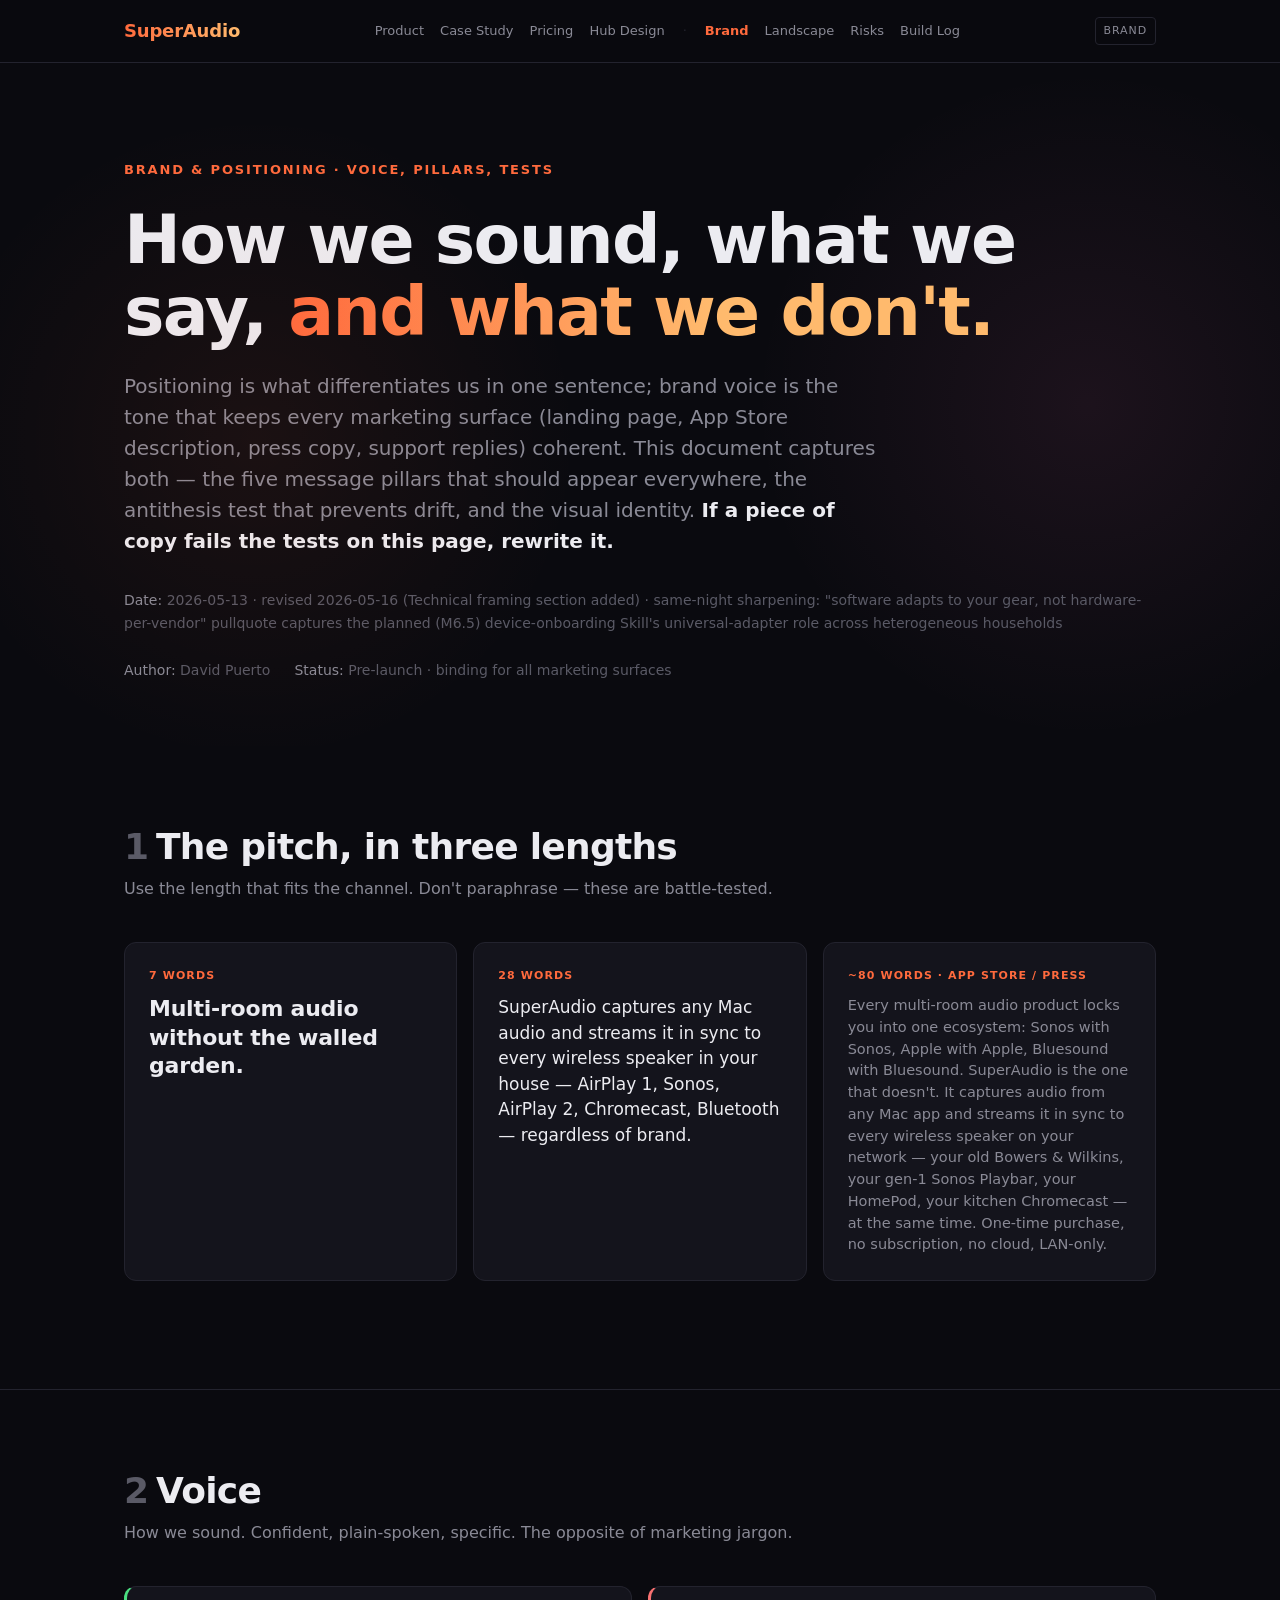
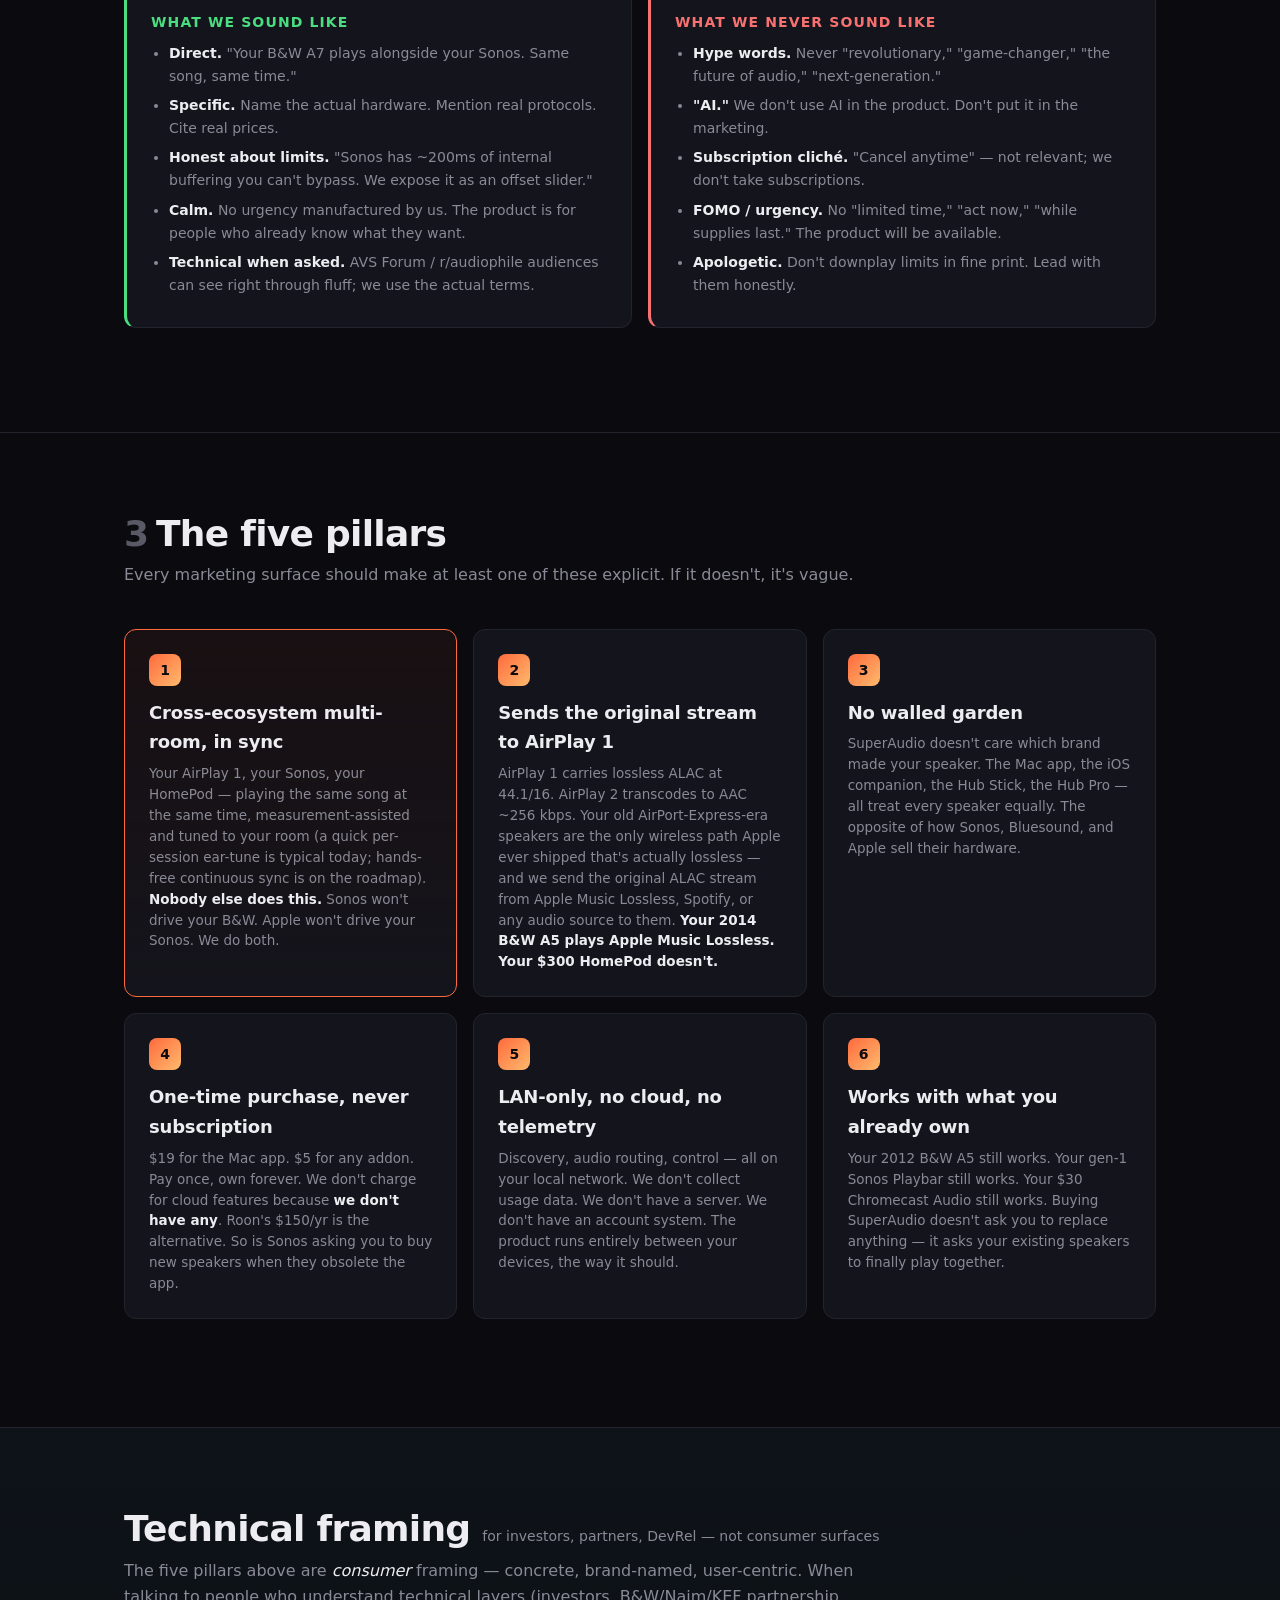
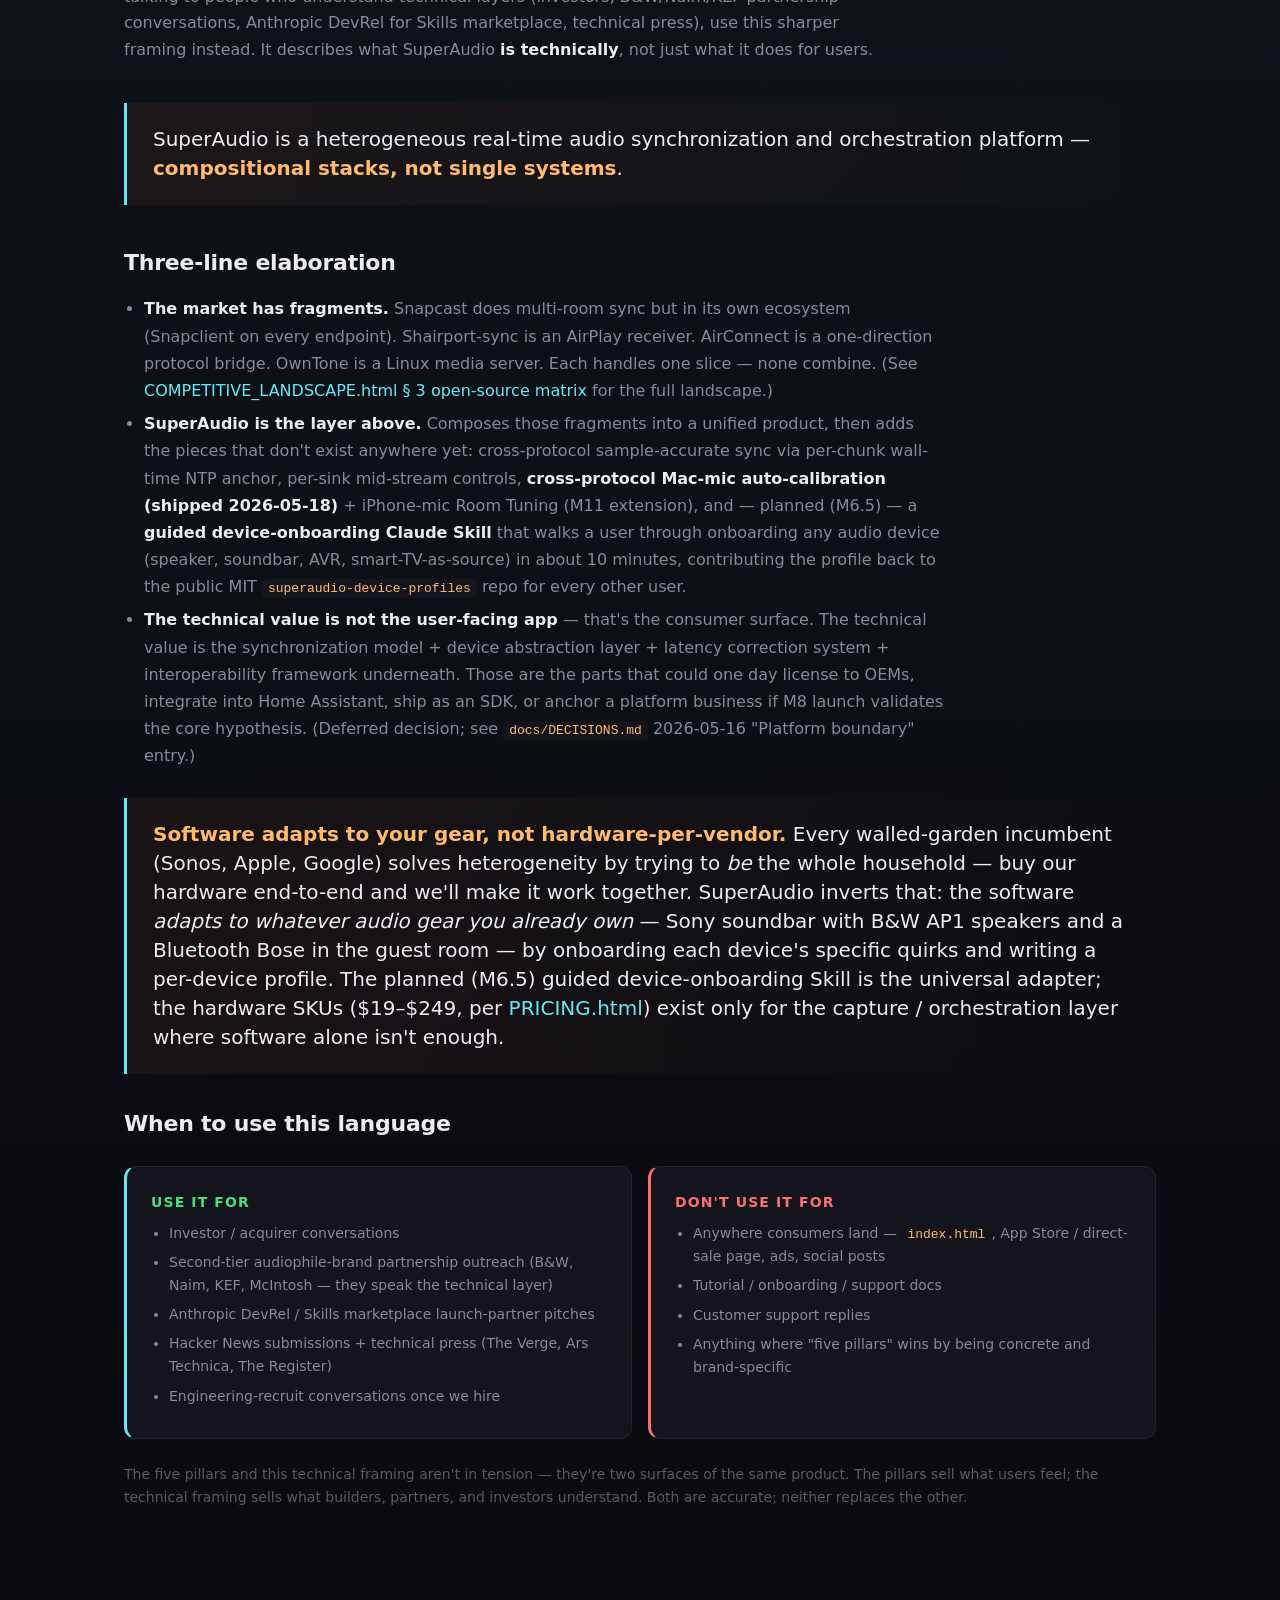
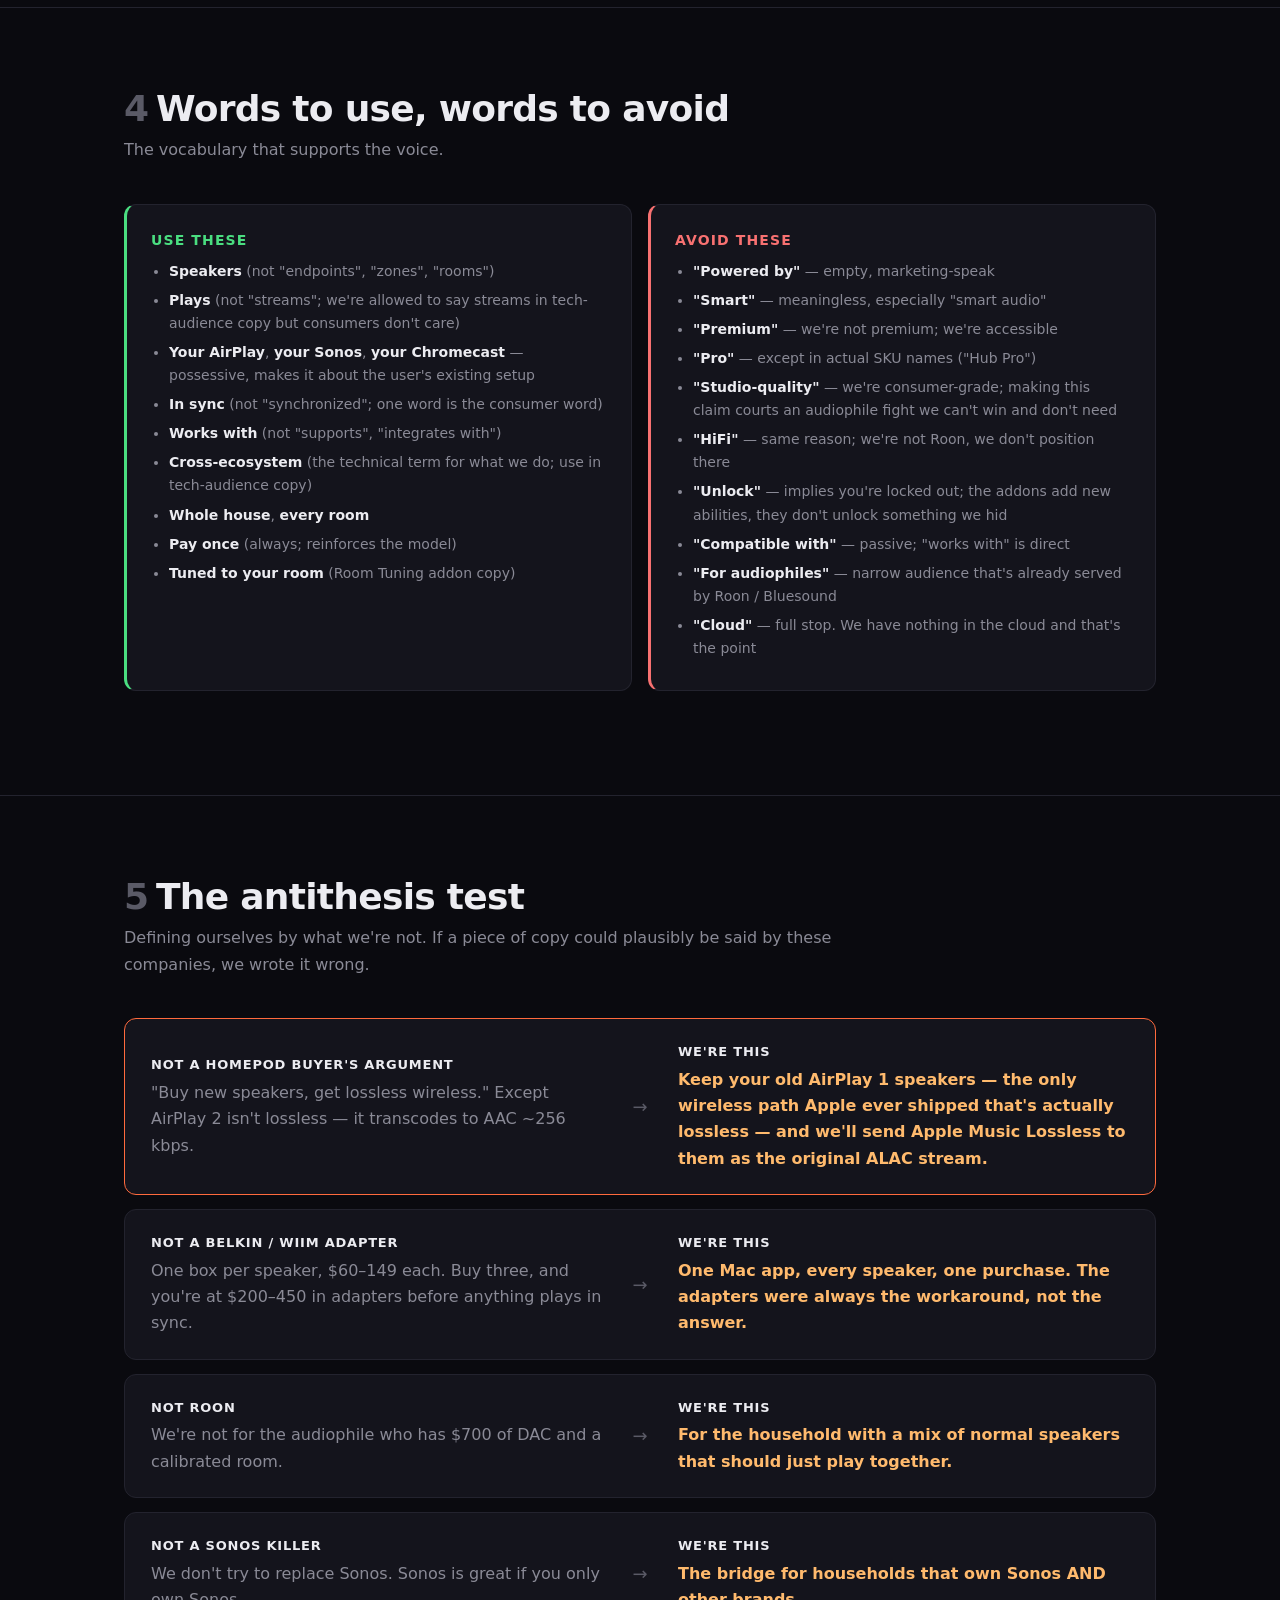
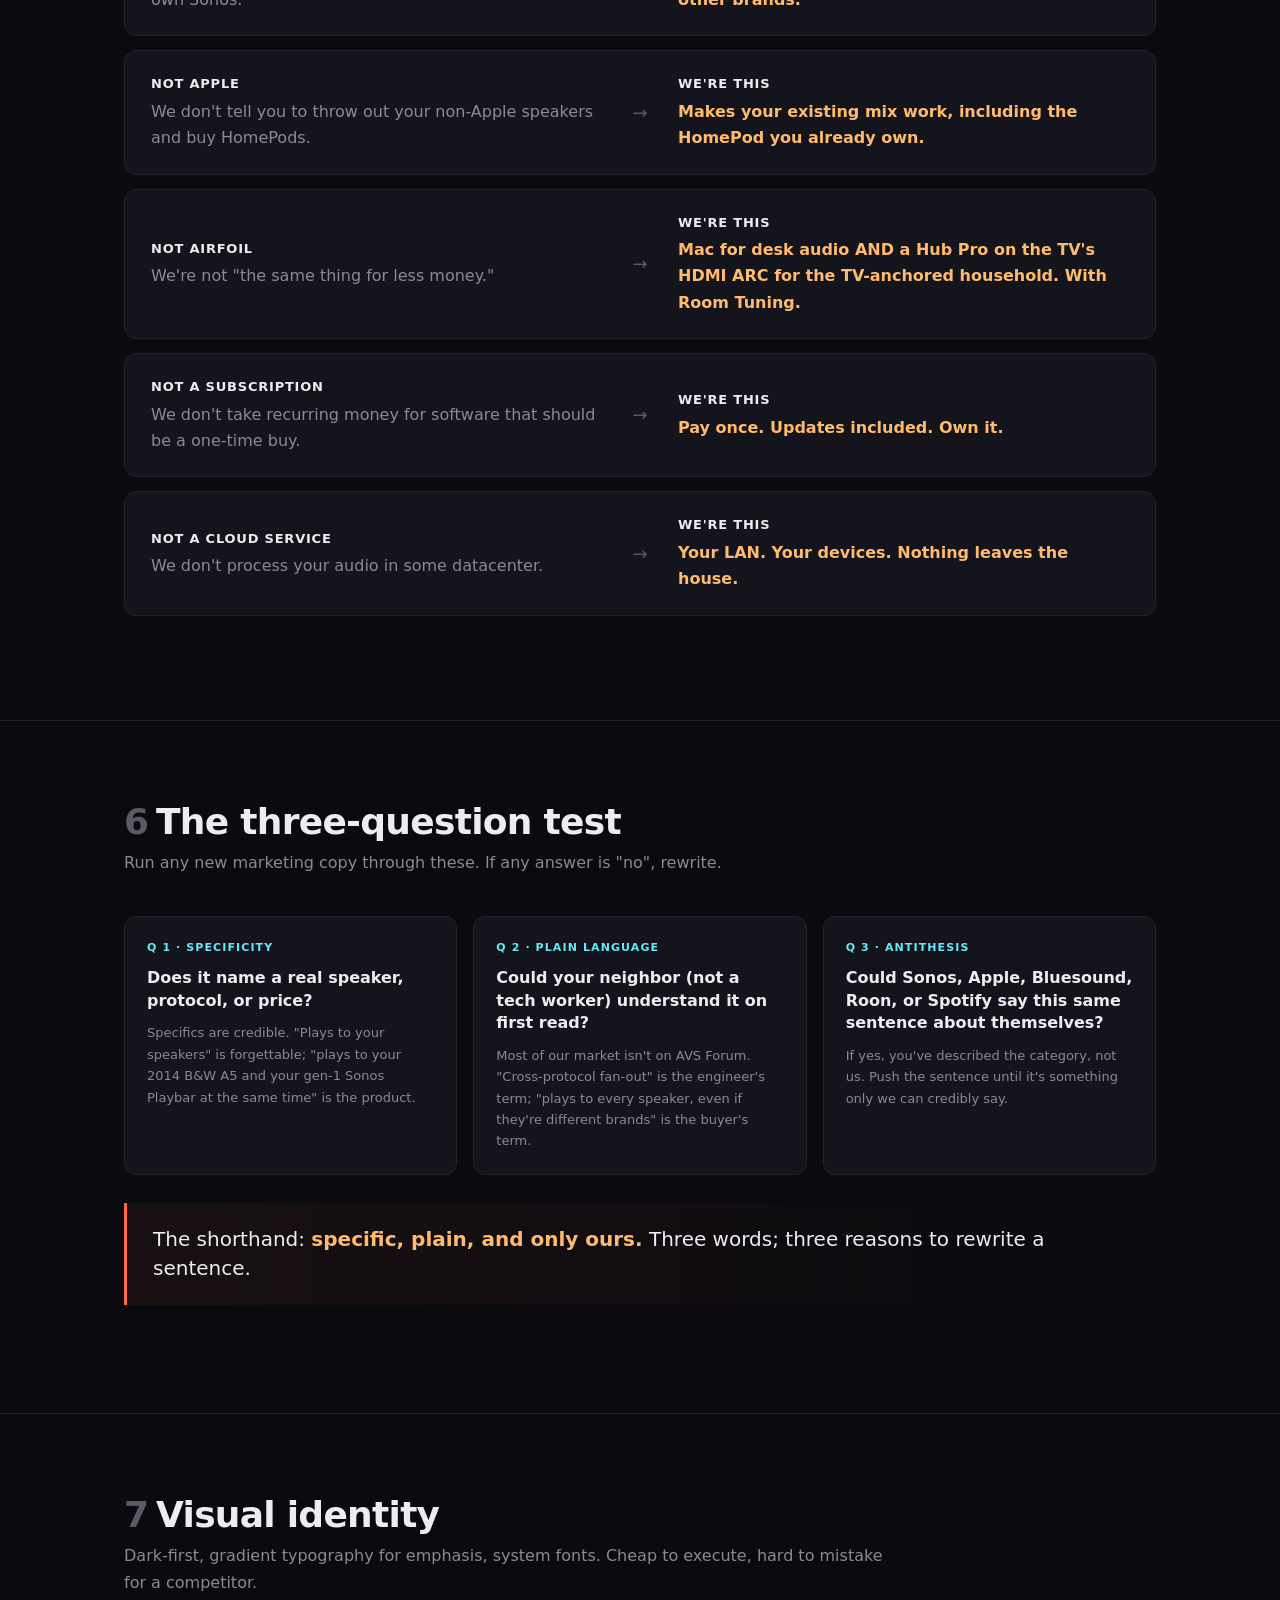
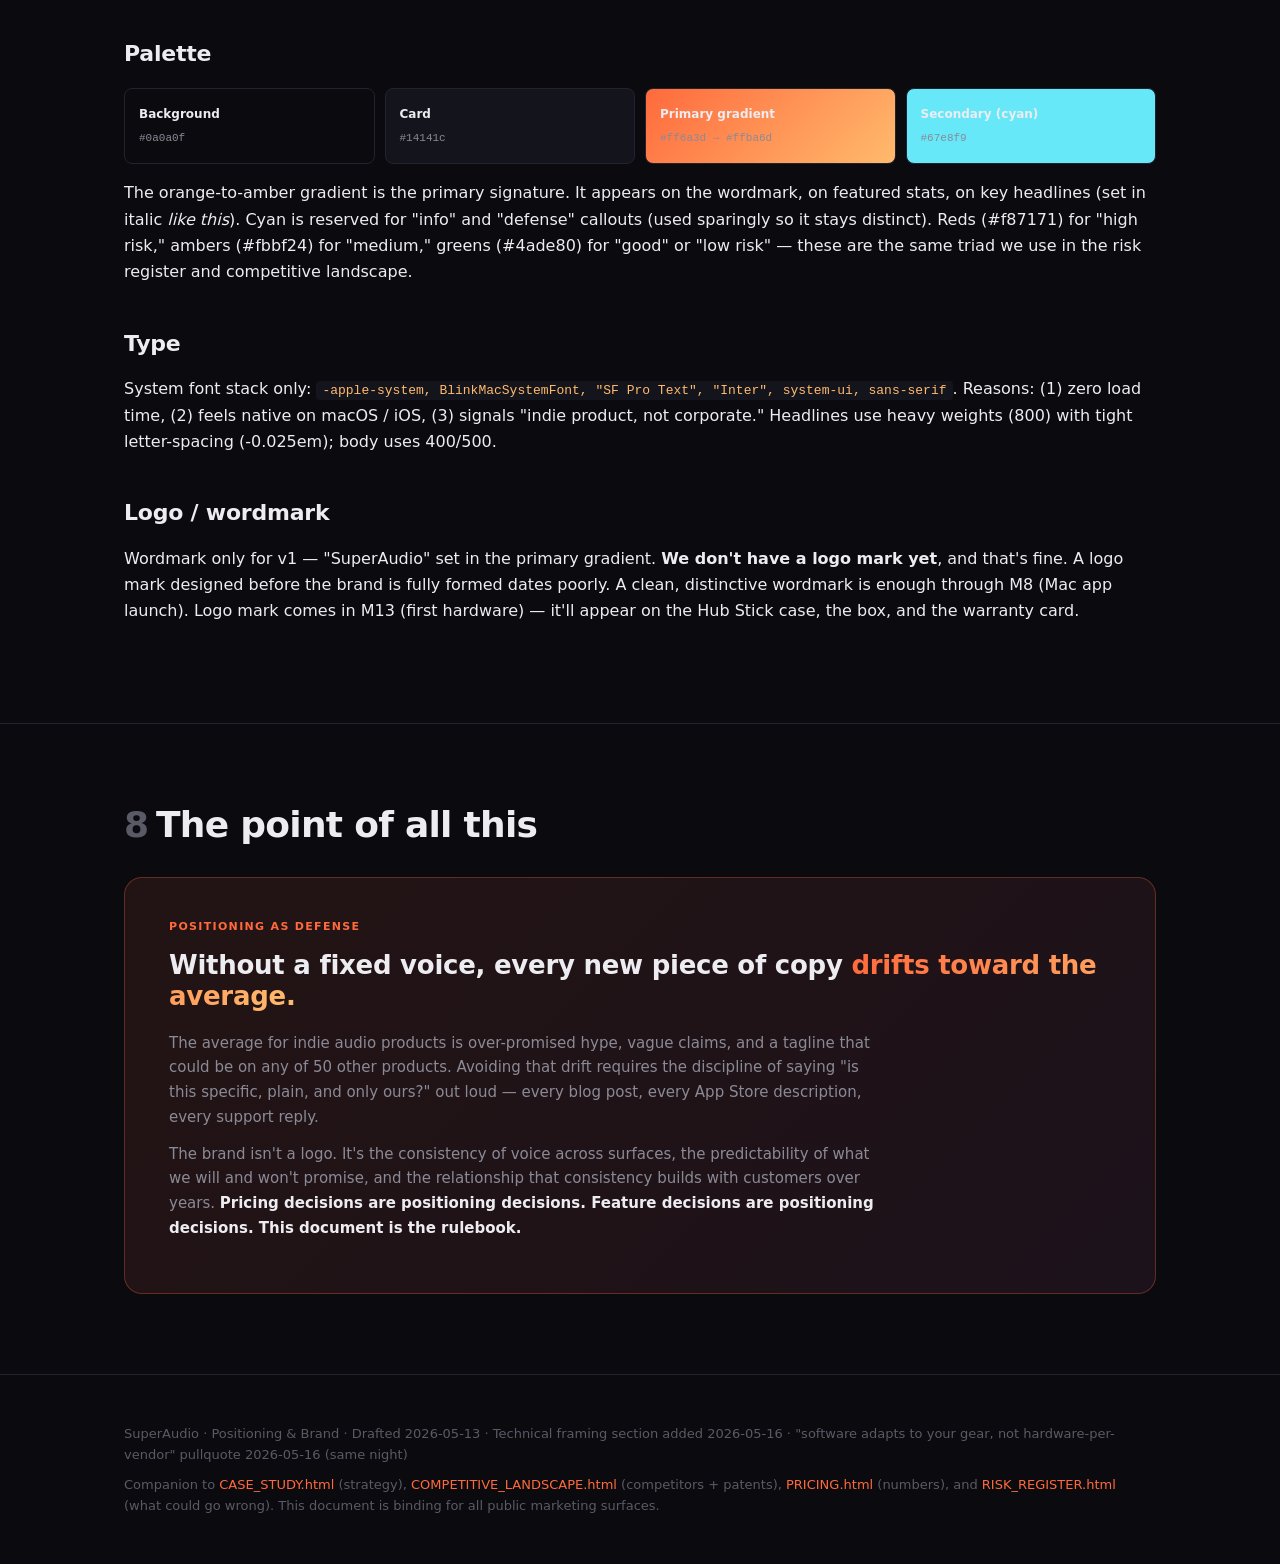
<file: website/POSITIONING.html>
<!DOCTYPE html>
<html lang="en">
<head>
<meta charset="utf-8">
<meta name="viewport" content="width=device-width, initial-scale=1">
<meta name="description" content="SuperAudio — positioning and brand voice. The one-line pitch, the five message pillars, what we say (and don't), and the antithesis test.">
<title>SuperAudio — Positioning &amp; Brand</title>
<link rel="stylesheet" href="_shared.css">
<style>
  /* Page-specific overlays */
  .hero::before {
    content: ""; position: absolute; top: -30%; right: -15%;
    width: 60%; height: 160%;
    background: radial-gradient(circle, rgba(244,114,182,0.08) 0%, transparent 50%);
    pointer-events: none;
  }
  .hero::after {
    content: ""; position: absolute; bottom: -20%; left: -10%;
    width: 60%; height: 130%;
    background: radial-gradient(circle, rgba(255,106,61,0.07) 0%, transparent 55%);
    pointer-events: none;
  }

  /* The three pitch lengths, displayed side by side */
  .pitch-stack { display: grid; grid-template-columns: repeat(3, 1fr); gap: 16px; margin: 28px 0; }
  .pitch {
    background: var(--bg-card); border: 1px solid var(--border);
    border-radius: 12px; padding: 24px;
  }
  .pitch .len { font-size: 11px; font-weight: 700; letter-spacing: 0.1em; text-transform: uppercase; color: var(--accent); margin-bottom: 10px; }
  .pitch p { font-size: 16px; color: var(--text); line-height: 1.5; margin: 0; }
  .pitch.short p { font-size: 22px; font-weight: 700; line-height: 1.3; letter-spacing: -0.01em; }
  .pitch.medium p { font-size: 17px; font-weight: 500; }
  .pitch.long p { font-size: 14.5px; color: var(--text-muted); }
  @media (max-width: 880px) { .pitch-stack { grid-template-columns: 1fr; } }

  /* Voice: do/don't grids */
  .voice-grid { display: grid; grid-template-columns: 1fr 1fr; gap: 16px; margin: 24px 0; }
  .voice {
    background: var(--bg-card); border: 1px solid var(--border);
    border-radius: 12px; padding: 24px;
  }
  .voice.do { border-left: 3px solid var(--good); }
  .voice.dont { border-left: 3px solid var(--bad); }
  .voice h4 { margin-top: 0; }
  .voice.do h4 { color: var(--good); }
  .voice.dont h4 { color: var(--bad); }
  .voice ul { margin: 0; padding-left: 18px; }
  .voice li { font-size: 14px; color: var(--text-muted); }
  .voice li strong { color: var(--text); }
  @media (max-width: 720px) { .voice-grid { grid-template-columns: 1fr; } }

  /* Pillar cards */
  .pillar-grid { display: grid; grid-template-columns: repeat(auto-fill, minmax(280px, 1fr)); gap: 16px; margin: 28px 0; }
  .pillar {
    background: var(--bg-card); border: 1px solid var(--border);
    border-radius: 12px; padding: 24px;
    transition: border-color 0.15s, transform 0.15s;
  }
  .pillar:hover { border-color: var(--accent); transform: translateY(-2px); }
  .pillar .num {
    display: inline-block; width: 32px; height: 32px;
    background: linear-gradient(135deg, var(--accent), var(--accent-2));
    color: var(--bg); font-weight: 800; font-size: 14px;
    border-radius: 8px; line-height: 32px; text-align: center;
    margin-bottom: 12px;
  }
  .pillar .headline { font-size: 18px; font-weight: 700; margin-bottom: 6px; letter-spacing: -0.01em; }
  .pillar .body { font-size: 13.5px; color: var(--text-muted); line-height: 1.55; }

  /* Antithesis pairs */
  .anti-grid { display: grid; grid-template-columns: 1fr; gap: 14px; margin: 24px 0; }
  .anti {
    background: var(--bg-card); border: 1px solid var(--border);
    border-radius: 12px; padding: 22px 26px;
    display: grid; grid-template-columns: 1fr 28px 1fr; gap: 24px; align-items: center;
  }
  .anti .us { color: var(--accent-2); font-weight: 600; }
  .anti .them { color: var(--text-muted); }
  .anti .arrow { color: var(--text-dim); font-size: 18px; text-align: center; }
  .anti strong { color: var(--text); display: block; font-size: 13px; text-transform: uppercase; letter-spacing: 0.06em; margin-bottom: 4px; font-weight: 700; }
  @media (max-width: 640px) { .anti { grid-template-columns: 1fr; } .anti .arrow { display: none; } }

  /* Test cards */
  .test-grid { display: grid; grid-template-columns: repeat(3, 1fr); gap: 16px; margin: 24px 0; }
  .test {
    background: var(--bg-card); border: 1px solid var(--border);
    border-radius: 12px; padding: 22px;
  }
  .test .label { font-size: 11px; font-weight: 700; letter-spacing: 0.1em; text-transform: uppercase; color: var(--cyan); margin-bottom: 10px; }
  .test .q { font-size: 16px; font-weight: 600; color: var(--text); margin-bottom: 10px; line-height: 1.4; }
  .test .why { font-size: 13px; color: var(--text-muted); }
  @media (max-width: 720px) { .test-grid { grid-template-columns: 1fr; } }

  /* Color swatches */
  .swatches { display: grid; grid-template-columns: repeat(4, 1fr); gap: 10px; margin: 16px 0; }
  .swatch {
    border-radius: 8px; padding: 16px 14px; border: 1px solid var(--border);
    display: flex; flex-direction: column; gap: 4px;
  }
  .swatch .name { font-size: 12px; color: var(--text); font-weight: 600; }
  .swatch .hex { font-size: 11px; color: var(--text-muted); font-family: "SF Mono", Menlo, monospace; }
  @media (max-width: 720px) { .swatches { grid-template-columns: repeat(2, 1fr); } }
</style>
</head>
<body>

<nav class="topnav">
  <div class="wrap">
    <a href="index.html" class="brand">SuperAudio</a>
    <div class="nav-links">
      <a href="index.html">Product</a>
      <a href="CASE_STUDY.html">Case Study</a>
      <a href="PRICING.html">Pricing</a>
      <a href="HUB_DESIGN.html">Hub Design</a>
      <span class="nav-sep">·</span>
      <a href="POSITIONING.html" class="current">Brand</a>
      <a href="COMPETITIVE_LANDSCAPE.html">Landscape</a>
      <a href="RISK_REGISTER.html">Risks</a>
      <a href="REACTIVE_DISCOVERY.html">Build Log</a>
    </div>
    <div class="tag">Brand</div>
  </div>
</nav>

<header class="hero">
  <div class="wrap">
    <div class="eyebrow">Brand &amp; Positioning · Voice, pillars, tests</div>
    <h1>How we sound, what we say, <em>and what we don't.</em></h1>
    <p class="lede">
      Positioning is what differentiates us in one sentence; brand voice is the tone that keeps every marketing surface (landing page, App Store description, press copy, support replies) coherent. This document captures both — the five message pillars that should appear everywhere, the antithesis test that prevents drift, and the visual identity. <strong>If a piece of copy fails the tests on this page, rewrite it.</strong>
    </p>
    <div class="meta">
      <span><strong>Date:</strong> 2026-05-13 · revised 2026-05-16 (Technical framing section added) · same-night sharpening: "software adapts to your gear, not hardware-per-vendor" pullquote captures the planned (M6.5) device-onboarding Skill's universal-adapter role across heterogeneous households</span>
      <span><strong>Author:</strong> David Puerto</span>
      <span><strong>Status:</strong> Pre-launch · binding for all marketing surfaces</span>
    </div>
  </div>
</header>

<!-- 1. The pitch in three lengths -->
<section>
  <div class="wrap">
    <h2><span class="num">1</span>The pitch, in three lengths</h2>
    <p class="subhead">Use the length that fits the channel. Don't paraphrase — these are battle-tested.</p>

    <div class="pitch-stack">
      <div class="pitch short">
        <div class="len">7 words</div>
        <p>Multi-room audio without the walled garden.</p>
      </div>
      <div class="pitch medium">
        <div class="len">28 words</div>
        <p>SuperAudio captures any Mac audio and streams it in sync to every wireless speaker in your house — AirPlay 1, Sonos, AirPlay 2, Chromecast, Bluetooth — regardless of brand.</p>
      </div>
      <div class="pitch long">
        <div class="len">~80 words · App Store / press</div>
        <p>Every multi-room audio product locks you into one ecosystem: Sonos with Sonos, Apple with Apple, Bluesound with Bluesound. SuperAudio is the one that doesn't. It captures audio from any Mac app and streams it in sync to every wireless speaker on your network — your old Bowers &amp; Wilkins, your gen-1 Sonos Playbar, your HomePod, your kitchen Chromecast — at the same time. One-time purchase, no subscription, no cloud, LAN-only.</p>
      </div>
    </div>
  </div>
</section>

<!-- 2. Voice -->
<section>
  <div class="wrap">
    <h2><span class="num">2</span>Voice</h2>
    <p class="subhead">How we sound. Confident, plain-spoken, specific. The opposite of marketing jargon.</p>

    <div class="voice-grid">
      <div class="voice do">
        <h4>What we sound like</h4>
        <ul>
          <li><strong>Direct.</strong> "Your B&amp;W A7 plays alongside your Sonos. Same song, same time."</li>
          <li><strong>Specific.</strong> Name the actual hardware. Mention real protocols. Cite real prices.</li>
          <li><strong>Honest about limits.</strong> "Sonos has ~200ms of internal buffering you can't bypass. We expose it as an offset slider."</li>
          <li><strong>Calm.</strong> No urgency manufactured by us. The product is for people who already know what they want.</li>
          <li><strong>Technical when asked.</strong> AVS Forum / r/audiophile audiences can see right through fluff; we use the actual terms.</li>
        </ul>
      </div>
      <div class="voice dont">
        <h4>What we never sound like</h4>
        <ul>
          <li><strong>Hype words.</strong> Never "revolutionary," "game-changer," "the future of audio," "next-generation."</li>
          <li><strong>"AI."</strong> We don't use AI in the product. Don't put it in the marketing.</li>
          <li><strong>Subscription cliché.</strong> "Cancel anytime" — not relevant; we don't take subscriptions.</li>
          <li><strong>FOMO / urgency.</strong> No "limited time," "act now," "while supplies last." The product will be available.</li>
          <li><strong>Apologetic.</strong> Don't downplay limits in fine print. Lead with them honestly.</li>
        </ul>
      </div>
    </div>
  </div>
</section>

<!-- 3. The five message pillars -->
<section>
  <div class="wrap">
    <h2><span class="num">3</span>The five pillars</h2>
    <p class="subhead">Every marketing surface should make at least one of these explicit. If it doesn't, it's vague.</p>

    <div class="pillar-grid">
      <div class="pillar" style="border-color: var(--accent); background: linear-gradient(180deg, rgba(255,106,61,0.06) 0%, var(--bg-card) 100%);">
        <div class="num">1</div>
        <div class="headline">Cross-ecosystem multi-room, in sync</div>
        <div class="body">Your AirPlay 1, your Sonos, your HomePod — playing the same song at the same time, measurement-assisted and tuned to your room (a quick per-session ear-tune is typical today; hands-free continuous sync is on the roadmap). <strong>Nobody else does this.</strong> Sonos won't drive your B&amp;W. Apple won't drive your Sonos. We do both.</div>
      </div>

      <div class="pillar">
        <div class="num">2</div>
        <div class="headline">Sends the original stream to AirPlay 1</div>
        <div class="body">AirPlay 1 carries lossless ALAC at 44.1/16. AirPlay 2 transcodes to AAC ~256 kbps. Your old AirPort-Express-era speakers are the only wireless path Apple ever shipped that's actually lossless — and we send the original ALAC stream from Apple Music Lossless, Spotify, or any audio source to them. <strong>Your 2014 B&amp;W A5 plays Apple Music Lossless. Your $300 HomePod doesn't.</strong></div>
      </div>

      <div class="pillar">
        <div class="num">3</div>
        <div class="headline">No walled garden</div>
        <div class="body">SuperAudio doesn't care which brand made your speaker. The Mac app, the iOS companion, the Hub Stick, the Hub Pro — all treat every speaker equally. The opposite of how Sonos, Bluesound, and Apple sell their hardware.</div>
      </div>

      <div class="pillar">
        <div class="num">4</div>
        <div class="headline">One-time purchase, never subscription</div>
        <div class="body">$19 for the Mac app. $5 for any addon. Pay once, own forever. We don't charge for cloud features because <strong>we don't have any</strong>. Roon's $150/yr is the alternative. So is Sonos asking you to buy new speakers when they obsolete the app.</div>
      </div>

      <div class="pillar">
        <div class="num">5</div>
        <div class="headline">LAN-only, no cloud, no telemetry</div>
        <div class="body">Discovery, audio routing, control — all on your local network. We don't collect usage data. We don't have a server. We don't have an account system. The product runs entirely between your devices, the way it should.</div>
      </div>

      <div class="pillar">
        <div class="num">6</div>
        <div class="headline">Works with what you already own</div>
        <div class="body">Your 2012 B&amp;W A5 still works. Your gen-1 Sonos Playbar still works. Your $30 Chromecast Audio still works. Buying SuperAudio doesn't ask you to replace anything — it asks your existing speakers to finally play together.</div>
      </div>
    </div>
  </div>
</section>

<!-- 3.5 — Technical framing, for non-consumer surfaces -->
<section style="background: linear-gradient(180deg, rgba(103,232,249,0.04) 0%, transparent 100%);">
  <div class="wrap">
    <h2 style="display: flex; align-items: baseline; gap: 12px;">
      Technical framing
      <span style="font-size: 14px; font-weight: 400; color: var(--text-muted); letter-spacing: 0;">for investors, partners, DevRel — not consumer surfaces</span>
    </h2>
    <p class="subhead">The five pillars above are <em>consumer</em> framing — concrete, brand-named, user-centric. When talking to people who understand technical layers (investors, B&amp;W/Naim/KEF partnership conversations, Anthropic DevRel for Skills marketplace, technical press), use this sharper framing instead. It describes what SuperAudio <strong>is technically</strong>, not just what it does for users.</p>

    <div class="pullquote" style="border-left-color: var(--cyan); margin: 24px 0 32px;">
      SuperAudio is a heterogeneous real-time audio synchronization and orchestration platform — <strong>compositional stacks, not single systems</strong>.
    </div>

    <h3>Three-line elaboration</h3>
    <ul style="font-size: 16px; line-height: 1.7; color: var(--text-muted); max-width: 820px;">
      <li><strong>The market has fragments.</strong> Snapcast does multi-room sync but in its own ecosystem (Snapclient on every endpoint). Shairport-sync is an AirPlay receiver. AirConnect is a one-direction protocol bridge. OwnTone is a Linux media server. Each handles one slice — none combine. (See <a href="COMPETITIVE_LANDSCAPE.html#open-source" style="color: var(--cyan);">COMPETITIVE_LANDSCAPE.html § 3 open-source matrix</a> for the full landscape.)</li>
      <li><strong>SuperAudio is the layer above.</strong> Composes those fragments into a unified product, then adds the pieces that don't exist anywhere yet: cross-protocol sample-accurate sync via per-chunk wall-time NTP anchor, per-sink mid-stream controls, <strong>cross-protocol Mac-mic auto-calibration (shipped 2026-05-18)</strong> + iPhone-mic Room Tuning (M11 extension), and — planned (M6.5) — a <strong>guided device-onboarding Claude Skill</strong> that walks a user through onboarding any audio device (speaker, soundbar, AVR, smart-TV-as-source) in about 10 minutes, contributing the profile back to the public MIT <code>superaudio-device-profiles</code> repo for every other user.</li>
      <li><strong>The technical value is not the user-facing app</strong> — that's the consumer surface. The technical value is the synchronization model + device abstraction layer + latency correction system + interoperability framework underneath. Those are the parts that could one day license to OEMs, integrate into Home Assistant, ship as an SDK, or anchor a platform business if M8 launch validates the core hypothesis. (Deferred decision; see <code>docs/DECISIONS.md</code> 2026-05-16 "Platform boundary" entry.)</li>
    </ul>

    <div class="pullquote" style="border-left-color: var(--cyan); margin: 28px 0;">
      <strong>Software adapts to your gear, not hardware-per-vendor.</strong> Every walled-garden incumbent (Sonos, Apple, Google) solves heterogeneity by trying to <em>be</em> the whole household — buy our hardware end-to-end and we'll make it work together. SuperAudio inverts that: the software <em>adapts to whatever audio gear you already own</em> — Sony soundbar with B&amp;W AP1 speakers and a Bluetooth Bose in the guest room — by onboarding each device's specific quirks and writing a per-device profile. The planned (M6.5) guided device-onboarding Skill is the universal adapter; the hardware SKUs ($19–$249, per <a href="PRICING.html" style="color: var(--cyan);">PRICING.html</a>) exist only for the capture / orchestration layer where software alone isn't enough.
    </div>

    <h3 style="margin-top: 32px;">When to use this language</h3>
    <div class="voice-grid">
      <div class="voice do" style="border-left-color: var(--cyan);">
        <h4>Use it for</h4>
        <ul>
          <li>Investor / acquirer conversations</li>
          <li>Second-tier audiophile-brand partnership outreach (B&amp;W, Naim, KEF, McIntosh — they speak the technical layer)</li>
          <li>Anthropic DevRel / Skills marketplace launch-partner pitches</li>
          <li>Hacker News submissions + technical press (The Verge, Ars Technica, The Register)</li>
          <li>Engineering-recruit conversations once we hire</li>
        </ul>
      </div>
      <div class="voice dont">
        <h4>Don't use it for</h4>
        <ul>
          <li>Anywhere consumers land — <code>index.html</code>, App Store / direct-sale page, ads, social posts</li>
          <li>Tutorial / onboarding / support docs</li>
          <li>Customer support replies</li>
          <li>Anything where "five pillars" wins by being concrete and brand-specific</li>
        </ul>
      </div>
    </div>

    <p style="margin-top: 24px; color: var(--text-dim); font-size: 14px;">
      The five pillars and this technical framing aren't in tension — they're two surfaces of the same product. The pillars sell what users feel; the technical framing sells what builders, partners, and investors understand. Both are accurate; neither replaces the other.
    </p>
  </div>
</section>

<!-- 4. Words to use, words to avoid -->
<section>
  <div class="wrap">
    <h2><span class="num">4</span>Words to use, words to avoid</h2>
    <p class="subhead">The vocabulary that supports the voice.</p>

    <div class="voice-grid">
      <div class="voice do">
        <h4>Use these</h4>
        <ul>
          <li><strong>Speakers</strong> (not "endpoints", "zones", "rooms")</li>
          <li><strong>Plays</strong> (not "streams"; we're allowed to say streams in tech-audience copy but consumers don't care)</li>
          <li><strong>Your AirPlay</strong>, <strong>your Sonos</strong>, <strong>your Chromecast</strong> — possessive, makes it about the user's existing setup</li>
          <li><strong>In sync</strong> (not "synchronized"; one word is the consumer word)</li>
          <li><strong>Works with</strong> (not "supports", "integrates with")</li>
          <li><strong>Cross-ecosystem</strong> (the technical term for what we do; use in tech-audience copy)</li>
          <li><strong>Whole house</strong>, <strong>every room</strong></li>
          <li><strong>Pay once</strong> (always; reinforces the model)</li>
          <li><strong>Tuned to your room</strong> (Room Tuning addon copy)</li>
        </ul>
      </div>
      <div class="voice dont">
        <h4>Avoid these</h4>
        <ul>
          <li><strong>"Powered by"</strong> — empty, marketing-speak</li>
          <li><strong>"Smart"</strong> — meaningless, especially "smart audio"</li>
          <li><strong>"Premium"</strong> — we're not premium; we're accessible</li>
          <li><strong>"Pro"</strong> — except in actual SKU names ("Hub Pro")</li>
          <li><strong>"Studio-quality"</strong> — we're consumer-grade; making this claim courts an audiophile fight we can't win and don't need</li>
          <li><strong>"HiFi"</strong> — same reason; we're not Roon, we don't position there</li>
          <li><strong>"Unlock"</strong> — implies you're locked out; the addons add new abilities, they don't unlock something we hid</li>
          <li><strong>"Compatible with"</strong> — passive; "works with" is direct</li>
          <li><strong>"For audiophiles"</strong> — narrow audience that's already served by Roon / Bluesound</li>
          <li><strong>"Cloud"</strong> — full stop. We have nothing in the cloud and that's the point</li>
        </ul>
      </div>
    </div>
  </div>
</section>

<!-- 5. Antithesis: who we are NOT -->
<section>
  <div class="wrap">
    <h2><span class="num">5</span>The antithesis test</h2>
    <p class="subhead">Defining ourselves by what we're not. If a piece of copy could plausibly be said by these companies, we wrote it wrong.</p>

    <div class="anti-grid">
      <div class="anti" style="border-color: var(--accent);">
        <div class="them">
          <strong>NOT a HomePod buyer's argument</strong>
          "Buy new speakers, get lossless wireless." Except AirPlay 2 isn't lossless — it transcodes to AAC ~256 kbps.
        </div>
        <div class="arrow">→</div>
        <div class="us">
          <strong>WE'RE THIS</strong>
          Keep your old AirPlay 1 speakers — the only wireless path Apple ever shipped that's actually lossless — and we'll send Apple Music Lossless to them as the original ALAC stream.
        </div>
      </div>

      <div class="anti">
        <div class="them">
          <strong>NOT a Belkin / WiiM adapter</strong>
          One box per speaker, $60–149 each. Buy three, and you're at $200–450 in adapters before anything plays in sync.
        </div>
        <div class="arrow">→</div>
        <div class="us">
          <strong>WE'RE THIS</strong>
          One Mac app, every speaker, one purchase. The adapters were always the workaround, not the answer.
        </div>
      </div>

      <div class="anti">
        <div class="them">
          <strong>NOT Roon</strong>
          We're not for the audiophile who has $700 of DAC and a calibrated room.
        </div>
        <div class="arrow">→</div>
        <div class="us">
          <strong>WE'RE THIS</strong>
          For the household with a mix of normal speakers that should just play together.
        </div>
      </div>

      <div class="anti">
        <div class="them">
          <strong>NOT a Sonos killer</strong>
          We don't try to replace Sonos. Sonos is great if you only own Sonos.
        </div>
        <div class="arrow">→</div>
        <div class="us">
          <strong>WE'RE THIS</strong>
          The bridge for households that own Sonos AND other brands.
        </div>
      </div>

      <div class="anti">
        <div class="them">
          <strong>NOT Apple</strong>
          We don't tell you to throw out your non-Apple speakers and buy HomePods.
        </div>
        <div class="arrow">→</div>
        <div class="us">
          <strong>WE'RE THIS</strong>
          Makes your existing mix work, including the HomePod you already own.
        </div>
      </div>

      <div class="anti">
        <div class="them">
          <strong>NOT Airfoil</strong>
          We're not "the same thing for less money."
        </div>
        <div class="arrow">→</div>
        <div class="us">
          <strong>WE'RE THIS</strong>
          Mac for desk audio AND a Hub Pro on the TV's HDMI ARC for the TV-anchored household. With Room Tuning.
        </div>
      </div>

      <div class="anti">
        <div class="them">
          <strong>NOT a subscription</strong>
          We don't take recurring money for software that should be a one-time buy.
        </div>
        <div class="arrow">→</div>
        <div class="us">
          <strong>WE'RE THIS</strong>
          Pay once. Updates included. Own it.
        </div>
      </div>

      <div class="anti">
        <div class="them">
          <strong>NOT a cloud service</strong>
          We don't process your audio in some datacenter.
        </div>
        <div class="arrow">→</div>
        <div class="us">
          <strong>WE'RE THIS</strong>
          Your LAN. Your devices. Nothing leaves the house.
        </div>
      </div>
    </div>
  </div>
</section>

<!-- 6. The marketing copy test -->
<section>
  <div class="wrap">
    <h2><span class="num">6</span>The three-question test</h2>
    <p class="subhead">Run any new marketing copy through these. If any answer is "no", rewrite.</p>

    <div class="test-grid">
      <div class="test">
        <div class="label">Q 1 · Specificity</div>
        <div class="q">Does it name a real speaker, protocol, or price?</div>
        <div class="why">Specifics are credible. "Plays to your speakers" is forgettable; "plays to your 2014 B&amp;W A5 and your gen-1 Sonos Playbar at the same time" is the product.</div>
      </div>
      <div class="test">
        <div class="label">Q 2 · Plain language</div>
        <div class="q">Could your neighbor (not a tech worker) understand it on first read?</div>
        <div class="why">Most of our market isn't on AVS Forum. "Cross-protocol fan-out" is the engineer's term; "plays to every speaker, even if they're different brands" is the buyer's term.</div>
      </div>
      <div class="test">
        <div class="label">Q 3 · Antithesis</div>
        <div class="q">Could Sonos, Apple, Bluesound, Roon, or Spotify say this same sentence about themselves?</div>
        <div class="why">If yes, you've described the category, not us. Push the sentence until it's something only we can credibly say.</div>
      </div>
    </div>

    <div class="pullquote">
      The shorthand: <strong>specific, plain, and only ours.</strong> Three words; three reasons to rewrite a sentence.
    </div>
  </div>
</section>

<!-- 7. Visual identity -->
<section>
  <div class="wrap">
    <h2><span class="num">7</span>Visual identity</h2>
    <p class="subhead">Dark-first, gradient typography for emphasis, system fonts. Cheap to execute, hard to mistake for a competitor.</p>

    <h3>Palette</h3>
    <div class="swatches">
      <div class="swatch" style="background: #0a0a0f; color: #ececf1;">
        <div class="name">Background</div>
        <div class="hex">#0a0a0f</div>
      </div>
      <div class="swatch" style="background: #14141c; color: #ececf1;">
        <div class="name">Card</div>
        <div class="hex">#14141c</div>
      </div>
      <div class="swatch" style="background: linear-gradient(135deg, #ff6a3d 0%, #ffba6d 100%); color: #0a0a0f;">
        <div class="name">Primary gradient</div>
        <div class="hex">#ff6a3d → #ffba6d</div>
      </div>
      <div class="swatch" style="background: #67e8f9; color: #0a0a0f;">
        <div class="name">Secondary (cyan)</div>
        <div class="hex">#67e8f9</div>
      </div>
    </div>
    <p>The orange-to-amber gradient is the primary signature. It appears on the wordmark, on featured stats, on key headlines (set in italic <em>like this</em>). Cyan is reserved for "info" and "defense" callouts (used sparingly so it stays distinct). Reds (#f87171) for "high risk," ambers (#fbbf24) for "medium," greens (#4ade80) for "good" or "low risk" — these are the same triad we use in the risk register and competitive landscape.</p>

    <h3>Type</h3>
    <p>System font stack only: <code>-apple-system, BlinkMacSystemFont, "SF Pro Text", "Inter", system-ui, sans-serif</code>. Reasons: (1) zero load time, (2) feels native on macOS / iOS, (3) signals "indie product, not corporate." Headlines use heavy weights (800) with tight letter-spacing (-0.025em); body uses 400/500.</p>

    <h3>Logo / wordmark</h3>
    <p>Wordmark only for v1 — "SuperAudio" set in the primary gradient. <strong>We don't have a logo mark yet</strong>, and that's fine. A logo mark designed before the brand is fully formed dates poorly. A clean, distinctive wordmark is enough through M8 (Mac app launch). Logo mark comes in M13 (first hardware) — it'll appear on the Hub Stick case, the box, and the warranty card.</p>
  </div>
</section>

<!-- 8. Conclusion -->
<section>
  <div class="wrap">
    <h2><span class="num">8</span>The point of all this</h2>

    <div class="wedge">
      <div class="label">Positioning as defense</div>
      <div class="title">Without a fixed voice, every new piece of copy <em>drifts toward the average.</em></div>
      <p>The average for indie audio products is over-promised hype, vague claims, and a tagline that could be on any of 50 other products. Avoiding that drift requires the discipline of saying "is this specific, plain, and only ours?" out loud — every blog post, every App Store description, every support reply.</p>
      <p>The brand isn't a logo. It's the consistency of voice across surfaces, the predictability of what we will and won't promise, and the relationship that consistency builds with customers over years. <strong>Pricing decisions are positioning decisions. Feature decisions are positioning decisions. This document is the rulebook.</strong></p>
    </div>
  </div>
</section>

<footer>
  <div class="wrap">
    <p>SuperAudio · Positioning &amp; Brand · Drafted 2026-05-13 · Technical framing section added 2026-05-16 · "software adapts to your gear, not hardware-per-vendor" pullquote 2026-05-16 (same night)</p>
    <p>Companion to <a href="CASE_STUDY.html">CASE_STUDY.html</a> (strategy), <a href="COMPETITIVE_LANDSCAPE.html">COMPETITIVE_LANDSCAPE.html</a> (competitors + patents), <a href="PRICING.html">PRICING.html</a> (numbers), and <a href="RISK_REGISTER.html">RISK_REGISTER.html</a> (what could go wrong). This document is binding for all public marketing surfaces.</p>
  </div>
</footer>

</body>
</html>
</file>
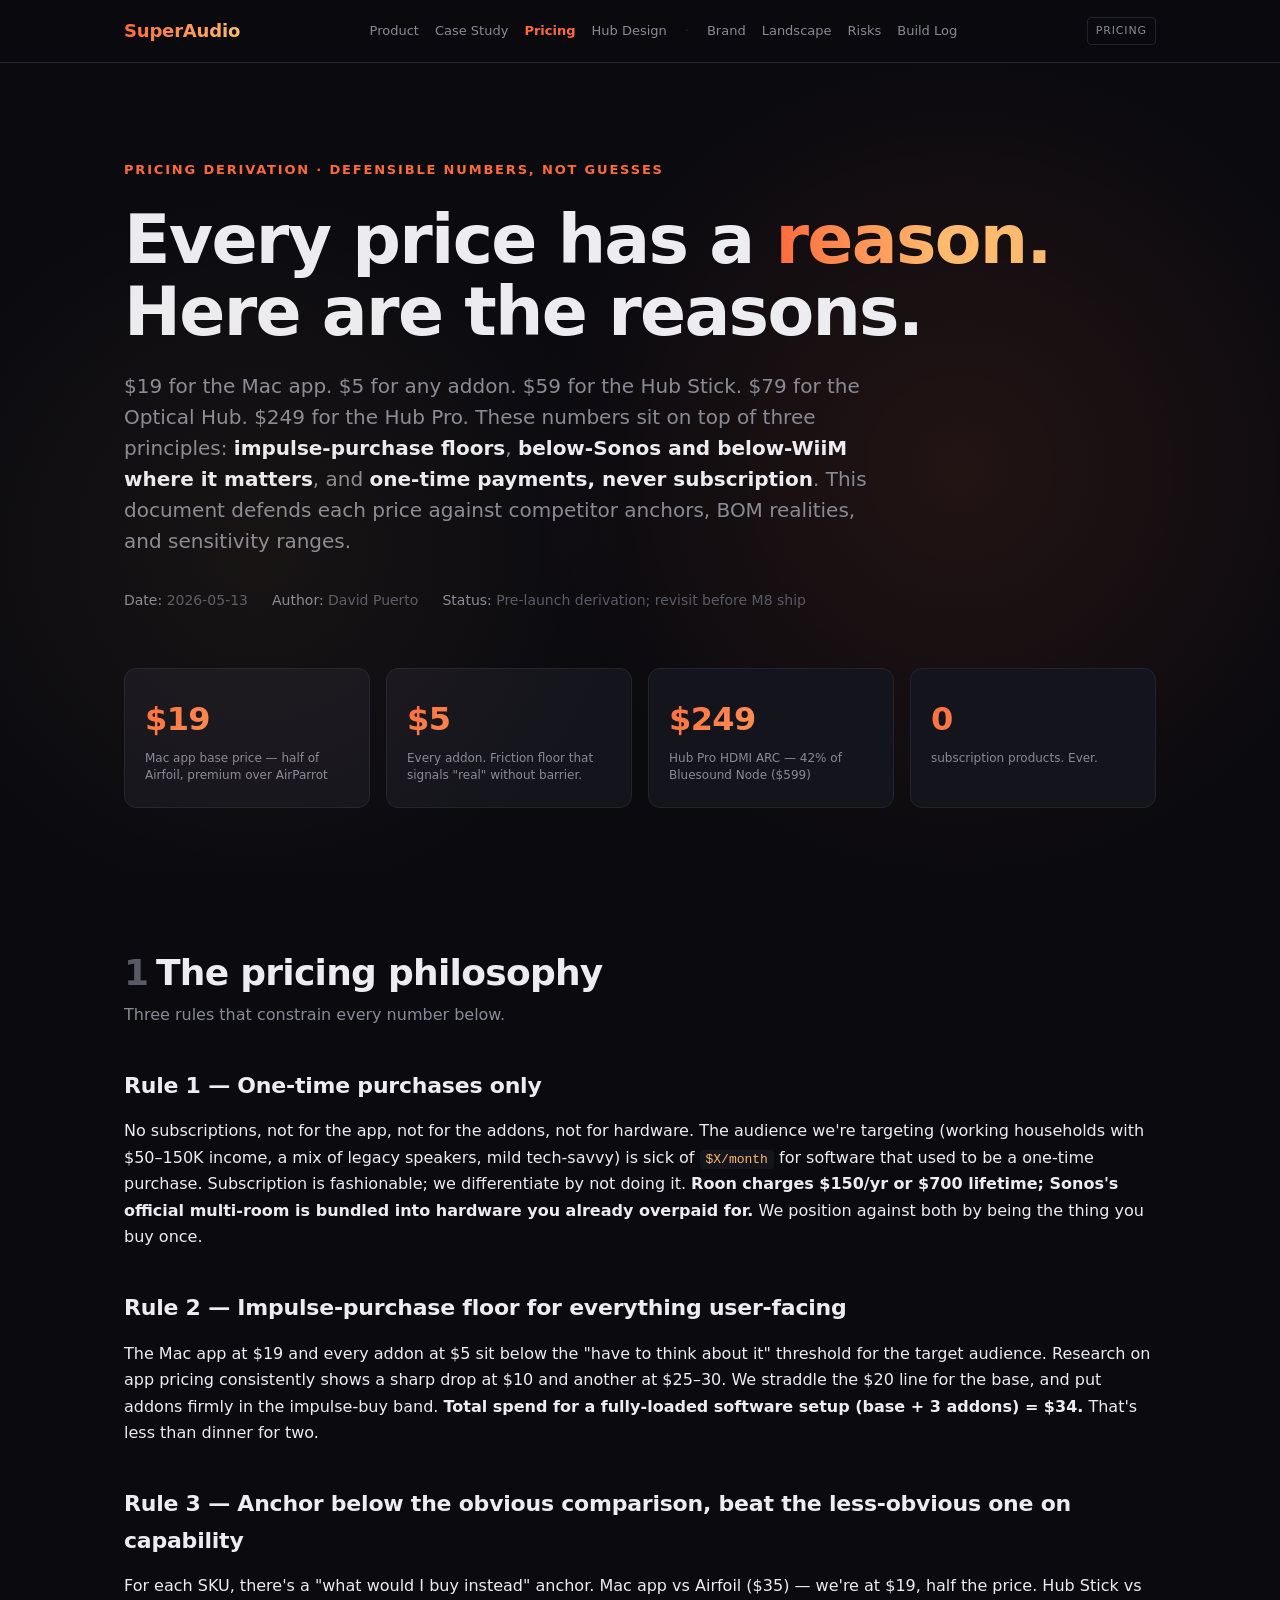
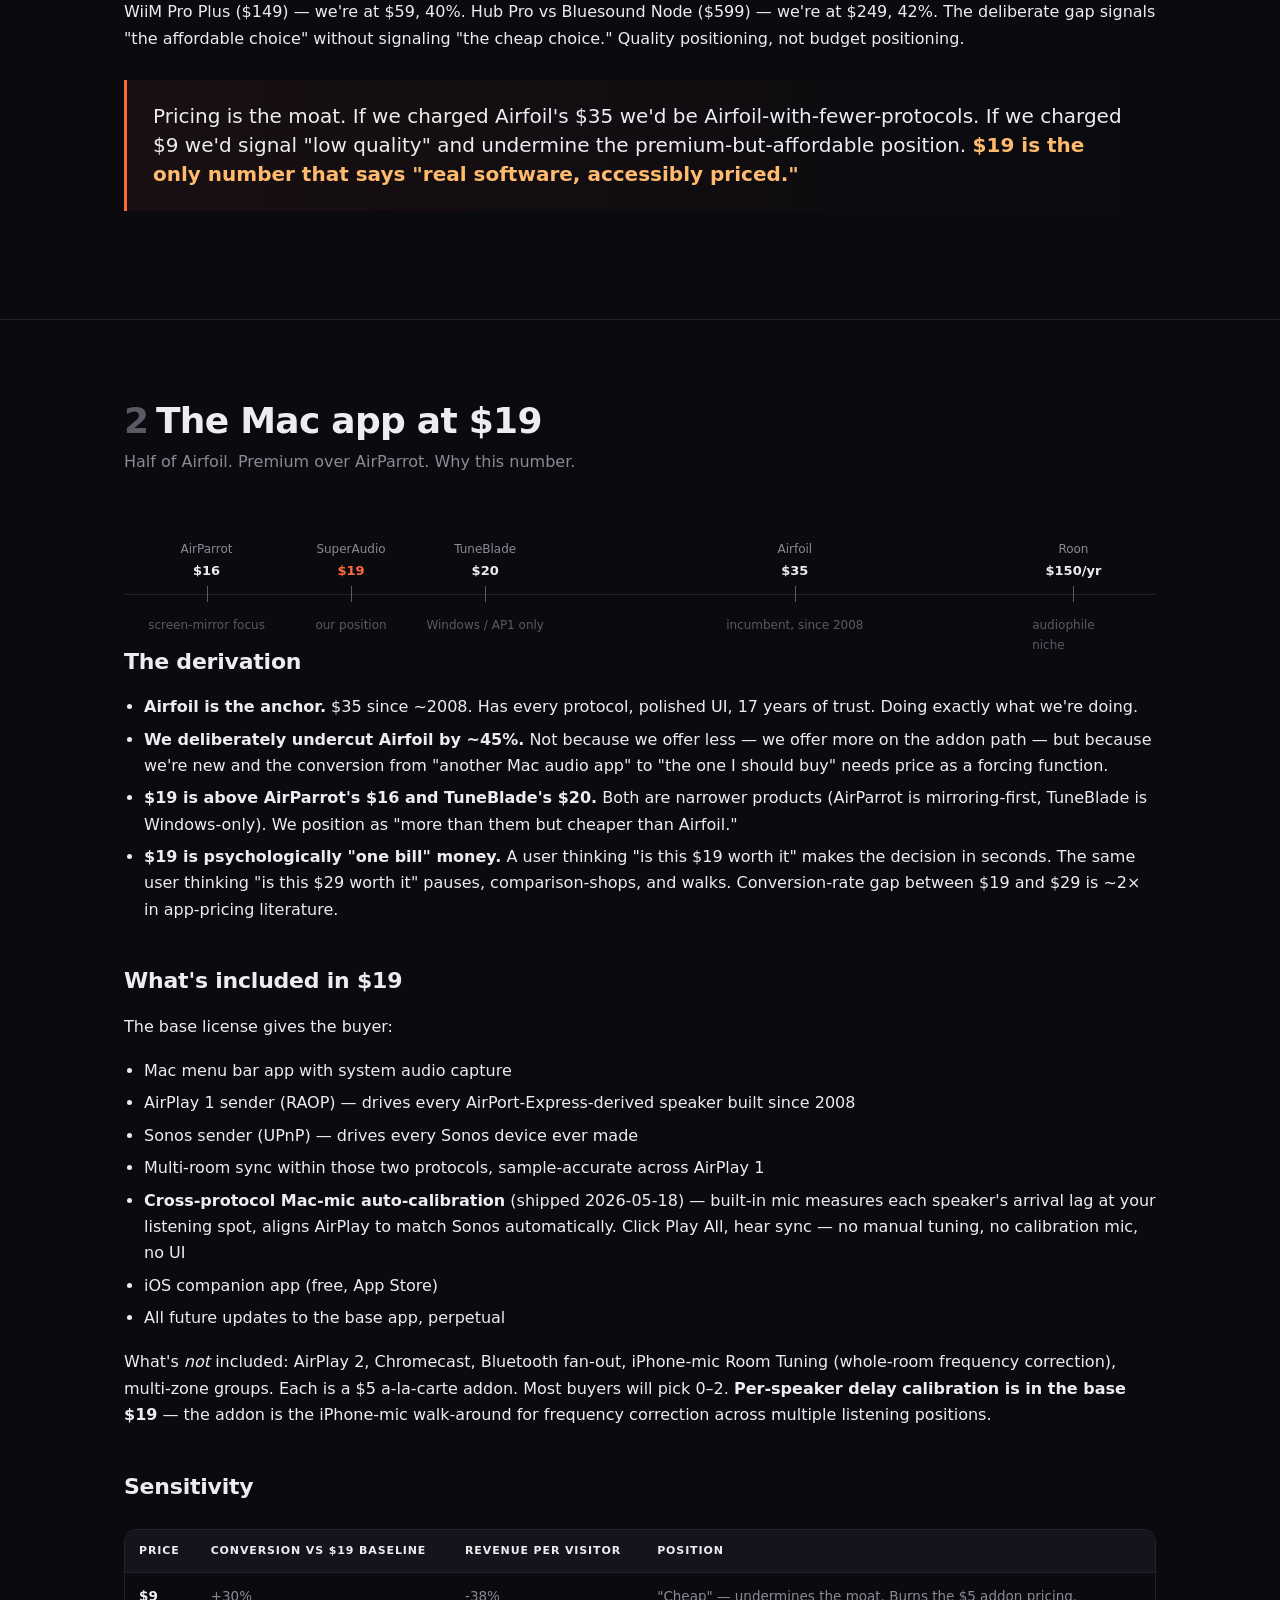
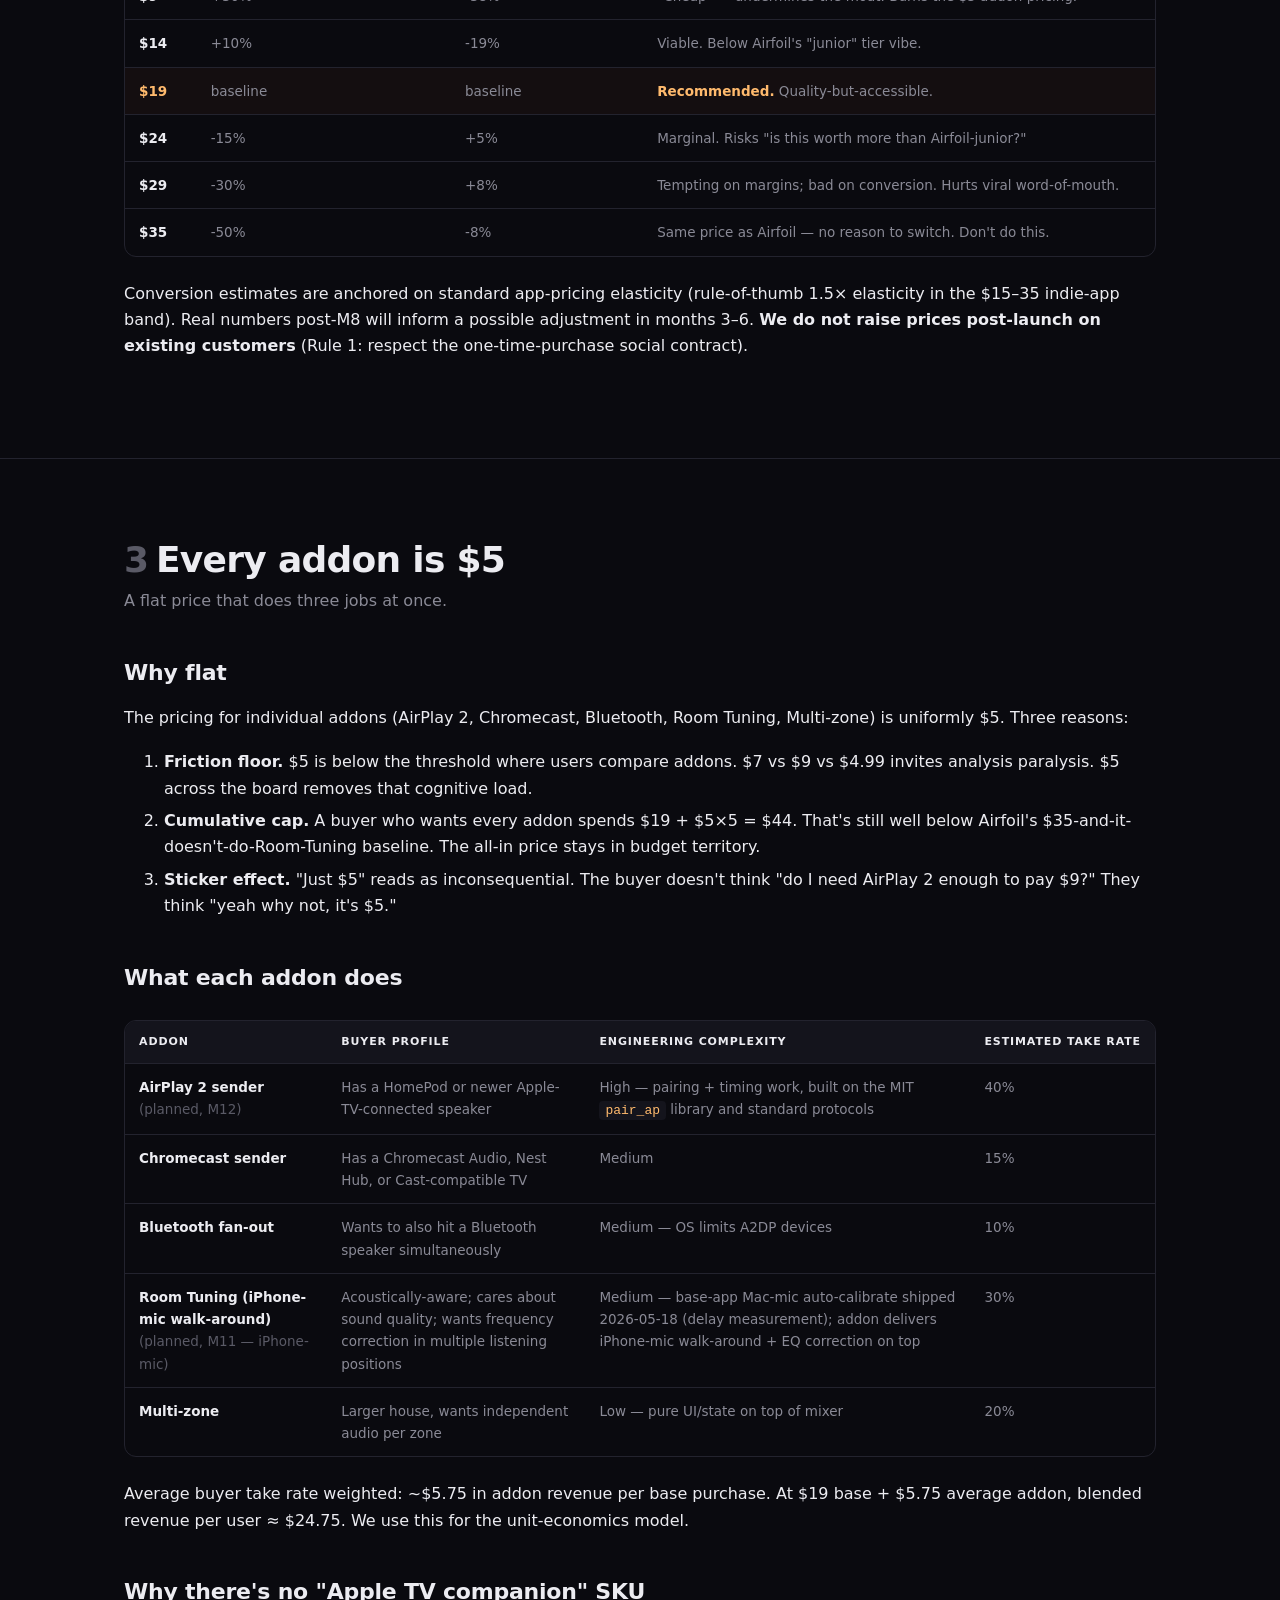
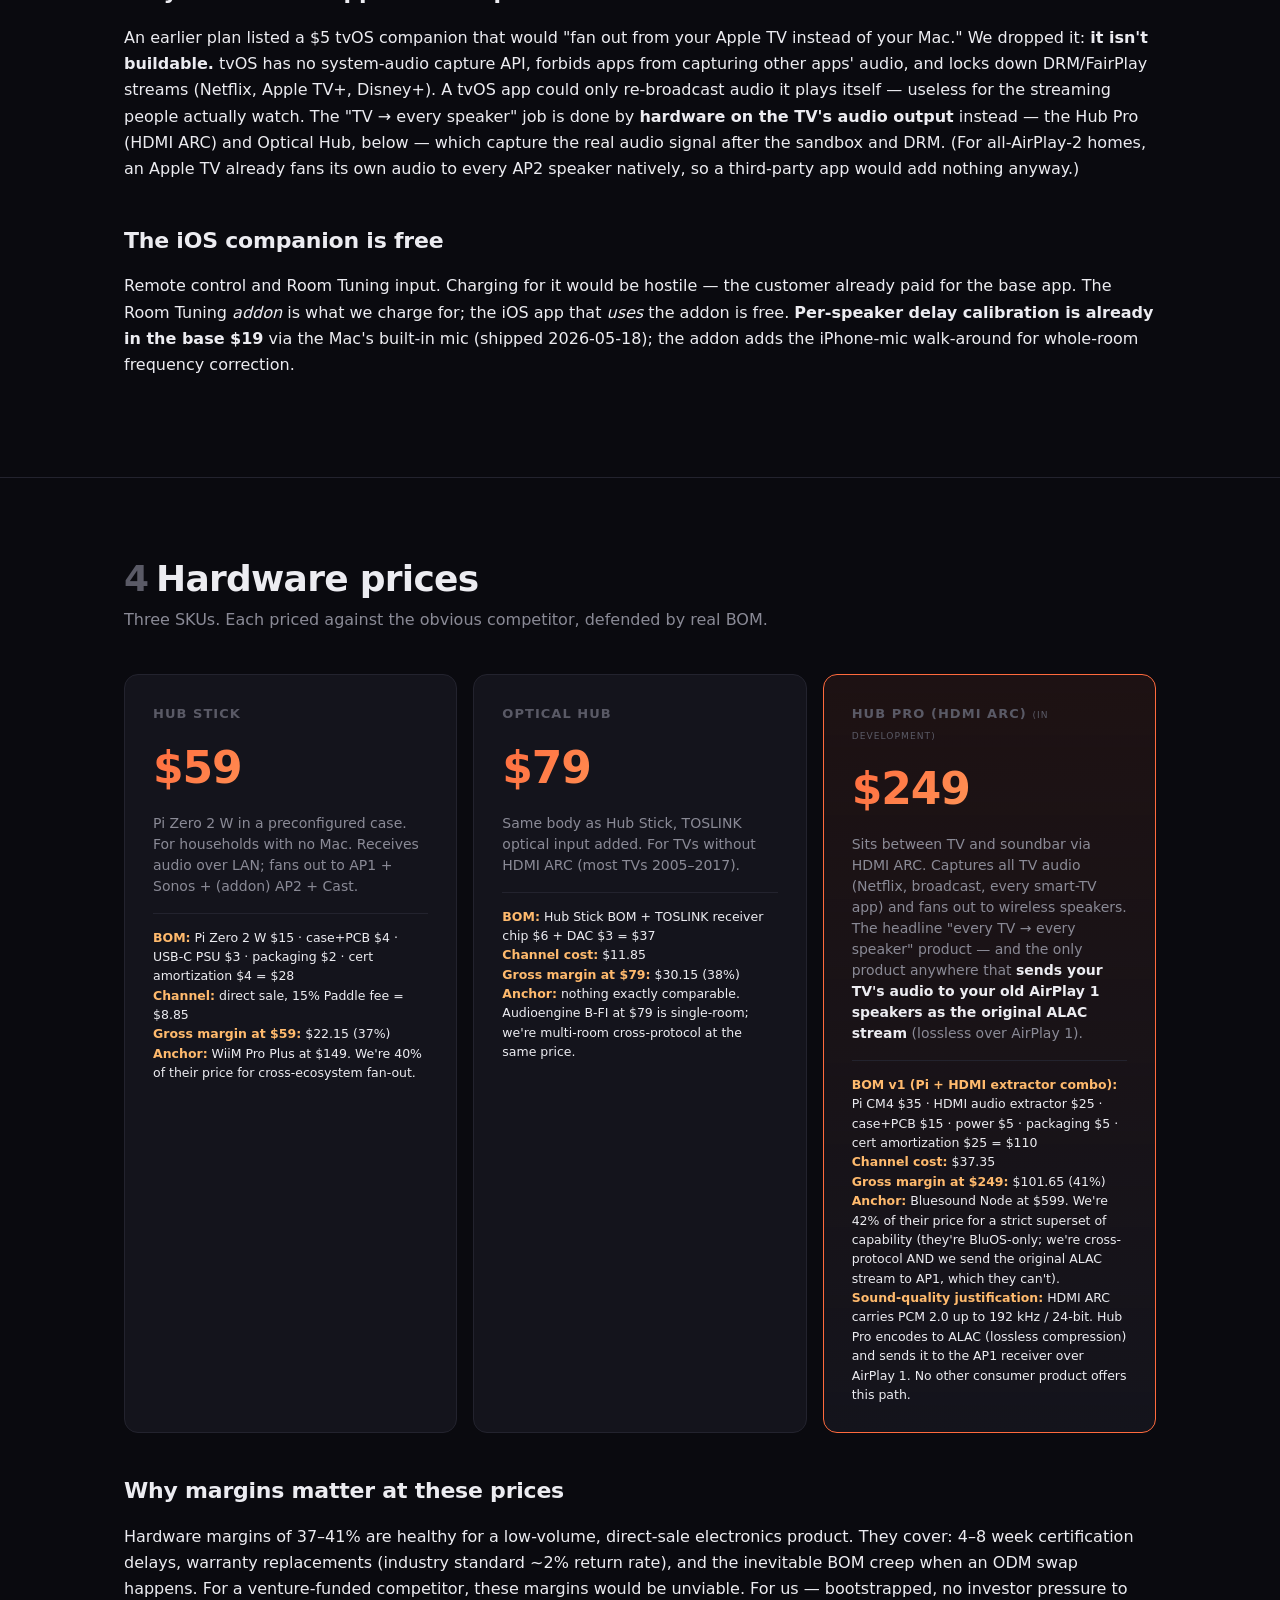
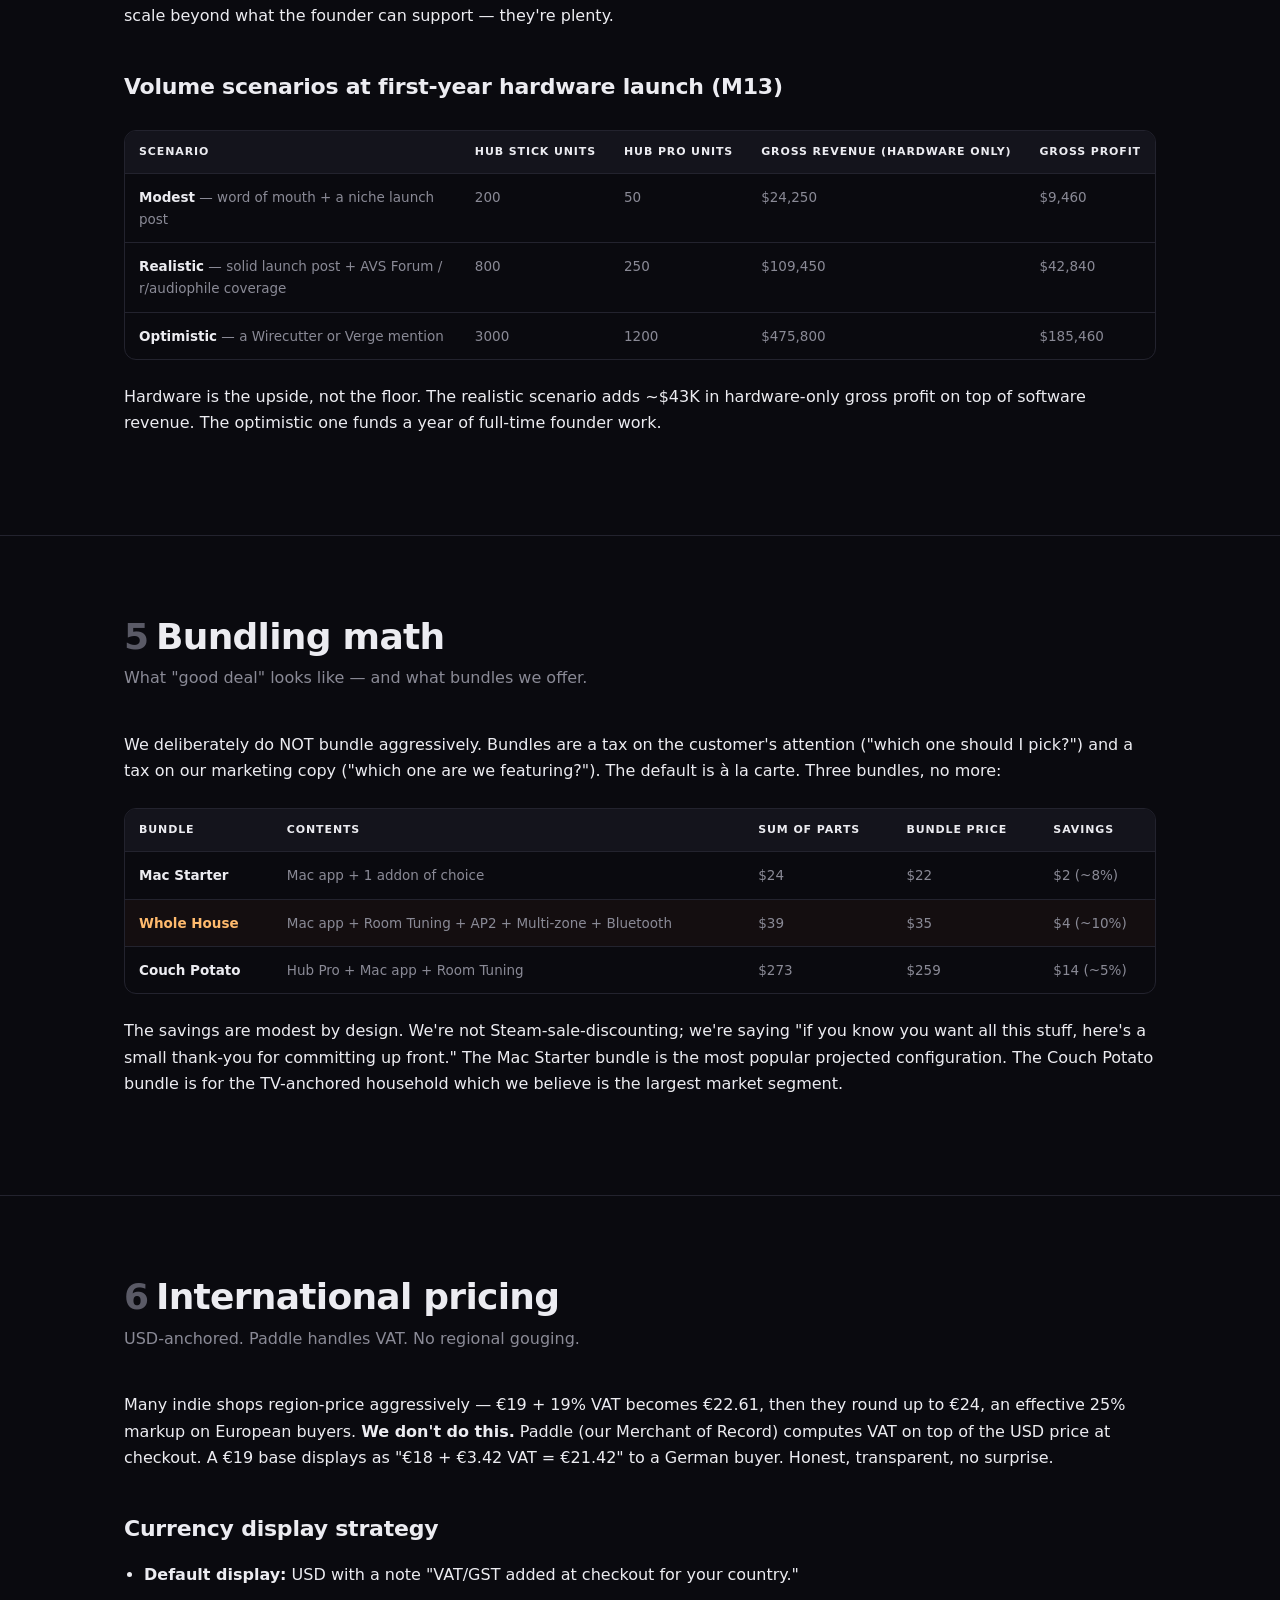
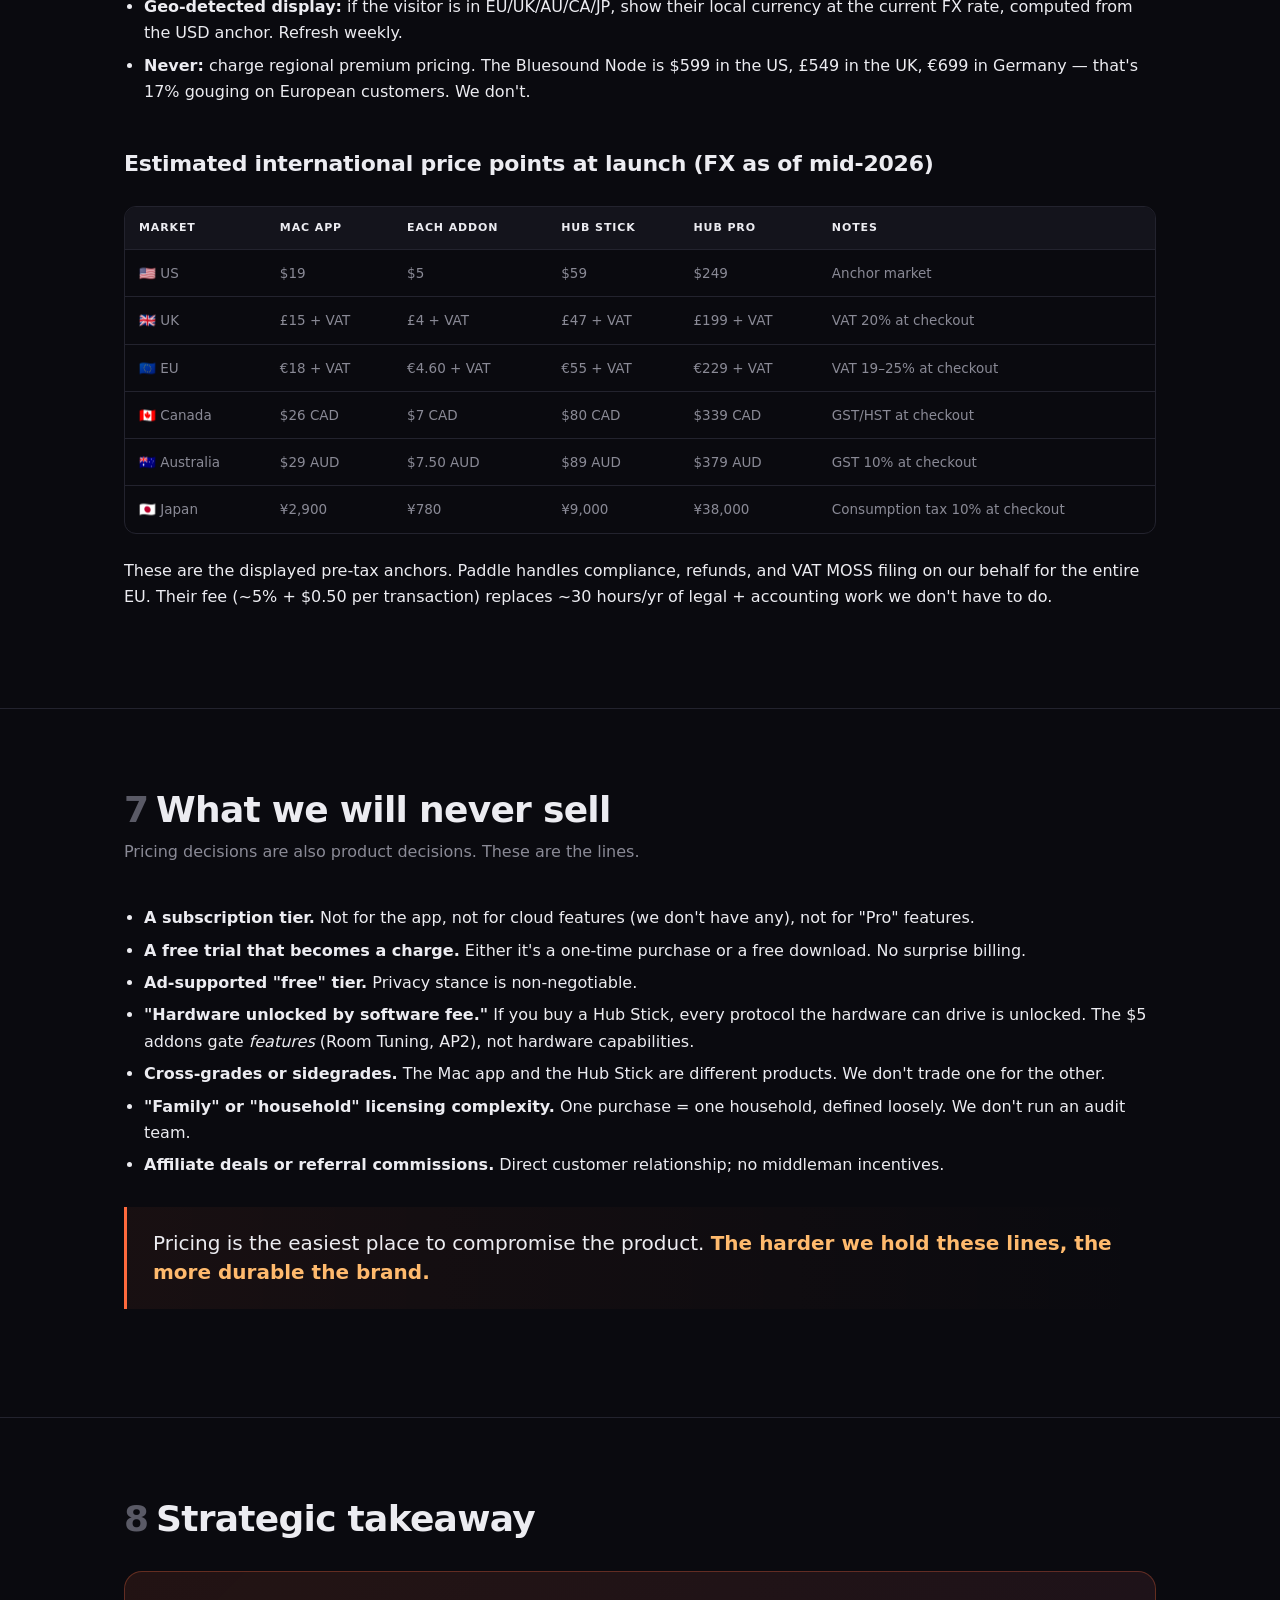
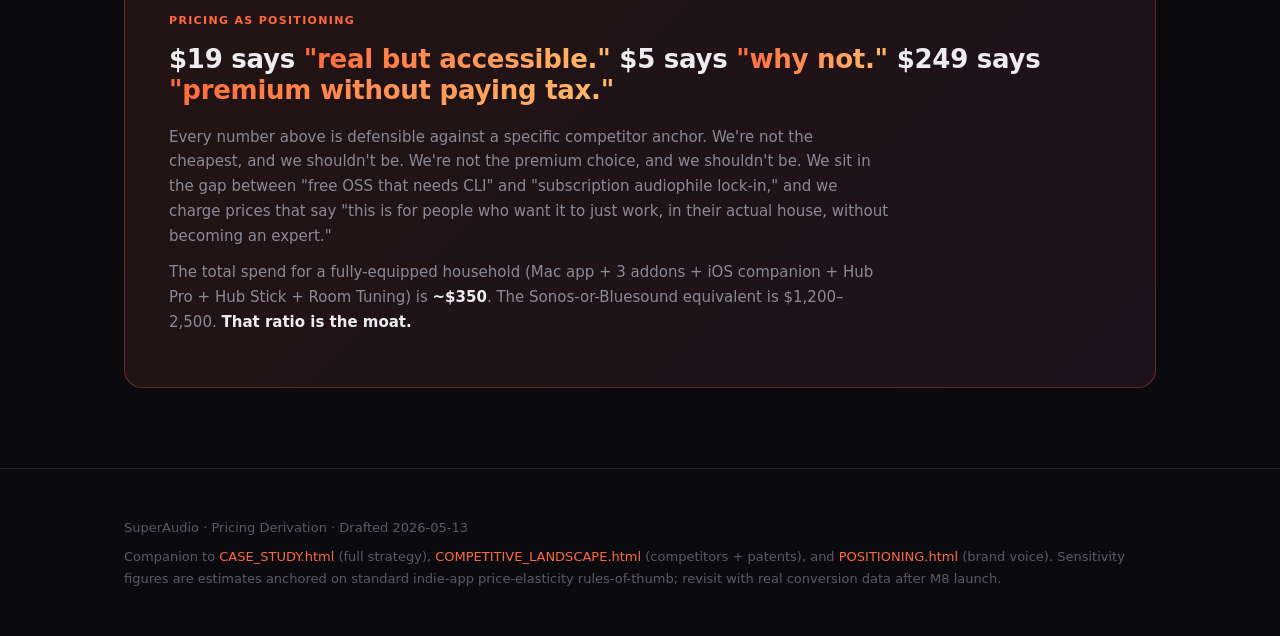
<file: website/PRICING.html>
<!DOCTYPE html>
<html lang="en">
<head>
<meta charset="utf-8">
<meta name="viewport" content="width=device-width, initial-scale=1">
<meta name="description" content="SuperAudio — how every price point ($19 / $5 / $59 / $79 / $249) was derived. Sensitivity, bundling, international, and what we will never sell.">
<title>SuperAudio — Pricing Derivation</title>
<link rel="stylesheet" href="_shared.css">
<style>
  /* Page-specific overlays */
  .hero::before {
    content: ""; position: absolute; top: -40%; right: -10%;
    width: 70%; height: 180%;
    background: radial-gradient(circle, rgba(255,106,61,0.10) 0%, transparent 50%);
    pointer-events: none;
  }
  .hero::after {
    content: ""; position: absolute; bottom: -30%; left: -10%;
    width: 60%; height: 140%;
    background: radial-gradient(circle, rgba(255,186,109,0.06) 0%, transparent 55%);
    pointer-events: none;
  }
  /* SKU grid for the price defense section */
  .sku-grid { display: grid; grid-template-columns: repeat(auto-fill, minmax(280px, 1fr)); gap: 16px; margin: 28px 0; }
  .sku {
    background: var(--bg-card); border: 1px solid var(--border);
    border-radius: 14px; padding: 28px;
    display: flex; flex-direction: column;
  }
  .sku .sku-name { font-size: 13px; color: var(--text-dim); text-transform: uppercase; letter-spacing: 0.08em; font-weight: 600; }
  .sku .price {
    font-size: 44px; font-weight: 800; letter-spacing: -0.025em;
    margin: 8px 0 8px;
    background: linear-gradient(135deg, var(--accent) 0%, var(--accent-2) 100%);
    -webkit-background-clip: text; background-clip: text;
    color: transparent;
  }
  .sku .role { font-size: 14px; color: var(--text-muted); margin-bottom: 16px; line-height: 1.5; }
  .sku .derive { font-size: 12.5px; color: var(--text); border-top: 1px solid var(--border); padding-top: 14px; line-height: 1.55; }
  .sku .derive strong { color: var(--accent-2); font-weight: 600; }
  /* Comparison axis: a "ruler" of competitor prices */
  .ruler { position: relative; margin: 32px 0 24px; padding: 60px 0 28px; }
  .ruler-line { position: absolute; left: 0; right: 0; top: 78px; height: 1px; background: var(--border); }
  .ruler-tick { position: absolute; top: 70px; width: 1px; height: 16px; background: var(--text-dim); }
  .ruler-label { position: absolute; top: 24px; transform: translateX(-50%); white-space: nowrap; text-align: center; font-size: 12px; color: var(--text-muted); }
  .ruler-label strong { display: block; color: var(--text); font-size: 13px; }
  .ruler-label.us strong { color: var(--accent); }
  .ruler-pos { position: absolute; top: 100px; transform: translateX(-50%); font-size: 12px; color: var(--text-dim); font-variant-numeric: tabular-nums; }
  @media (max-width: 880px) { .ruler { display: none; } /* hide the visual ruler on small screens; tables below convey the same info */ }
</style>
</head>
<body>

<nav class="topnav">
  <div class="wrap">
    <a href="index.html" class="brand">SuperAudio</a>
    <div class="nav-links">
      <a href="index.html">Product</a>
      <a href="CASE_STUDY.html">Case Study</a>
      <a href="PRICING.html" class="current">Pricing</a>
      <a href="HUB_DESIGN.html">Hub Design</a>
      <span class="nav-sep">·</span>
      <a href="POSITIONING.html">Brand</a>
      <a href="COMPETITIVE_LANDSCAPE.html">Landscape</a>
      <a href="RISK_REGISTER.html">Risks</a>
      <a href="REACTIVE_DISCOVERY.html">Build Log</a>
    </div>
    <div class="tag">Pricing</div>
  </div>
</nav>

<header class="hero">
  <div class="wrap">
    <div class="eyebrow">Pricing Derivation · Defensible numbers, not guesses</div>
    <h1>Every price has a <em>reason.</em> Here are the reasons.</h1>
    <p class="lede">
      $19 for the Mac app. $5 for any addon. $59 for the Hub Stick. $79 for the Optical Hub. $249 for the Hub Pro. These numbers sit on top of three principles: <strong>impulse-purchase floors</strong>, <strong>below-Sonos and below-WiiM where it matters</strong>, and <strong>one-time payments, never subscription</strong>. This document defends each price against competitor anchors, BOM realities, and sensitivity ranges.
    </p>
    <div class="meta">
      <span><strong>Date:</strong> 2026-05-13</span>
      <span><strong>Author:</strong> David Puerto</span>
      <span><strong>Status:</strong> Pre-launch derivation; revisit before M8 ship</span>
    </div>

    <div class="stats">
      <div class="stat">
        <div class="num">$19</div>
        <div class="label">Mac app base price — half of Airfoil, premium over AirParrot</div>
      </div>
      <div class="stat">
        <div class="num">$5</div>
        <div class="label">Every addon. Friction floor that signals "real" without barrier.</div>
      </div>
      <div class="stat">
        <div class="num">$249</div>
        <div class="label">Hub Pro HDMI ARC — 42% of Bluesound Node ($599)</div>
      </div>
      <div class="stat">
        <div class="num">0</div>
        <div class="label">subscription products. Ever.</div>
      </div>
    </div>
  </div>
</header>

<!-- 1. Philosophy -->
<section>
  <div class="wrap">
    <h2><span class="num">1</span>The pricing philosophy</h2>
    <p class="subhead">Three rules that constrain every number below.</p>

    <h3>Rule 1 — One-time purchases only</h3>
    <p>No subscriptions, not for the app, not for the addons, not for hardware. The audience we're targeting (working households with $50–150K income, a mix of legacy speakers, mild tech-savvy) is sick of <code>$X/month</code> for software that used to be a one-time purchase. Subscription is fashionable; we differentiate by not doing it. <strong>Roon charges $150/yr or $700 lifetime; Sonos's official multi-room is bundled into hardware you already overpaid for.</strong> We position against both by being the thing you buy once.</p>

    <h3>Rule 2 — Impulse-purchase floor for everything user-facing</h3>
    <p>The Mac app at $19 and every addon at $5 sit below the "have to think about it" threshold for the target audience. Research on app pricing consistently shows a sharp drop at $10 and another at $25–30. We straddle the $20 line for the base, and put addons firmly in the impulse-buy band. <strong>Total spend for a fully-loaded software setup (base + 3 addons) = $34.</strong> That's less than dinner for two.</p>

    <h3>Rule 3 — Anchor below the obvious comparison, beat the less-obvious one on capability</h3>
    <p>For each SKU, there's a "what would I buy instead" anchor. Mac app vs Airfoil ($35) — we're at $19, half the price. Hub Stick vs WiiM Pro Plus ($149) — we're at $59, 40%. Hub Pro vs Bluesound Node ($599) — we're at $249, 42%. The deliberate gap signals "the affordable choice" without signaling "the cheap choice." Quality positioning, not budget positioning.</p>

    <div class="pullquote">
      Pricing is the moat. If we charged Airfoil's $35 we'd be Airfoil-with-fewer-protocols. If we charged $9 we'd signal "low quality" and undermine the premium-but-affordable position. <strong>$19 is the only number that says "real software, accessibly priced."</strong>
    </div>
  </div>
</section>

<!-- 2. Mac app at $19 -->
<section>
  <div class="wrap">
    <h2><span class="num">2</span>The Mac app at $19</h2>
    <p class="subhead">Half of Airfoil. Premium over AirParrot. Why this number.</p>

    <div class="ruler">
      <div class="ruler-line"></div>
      <div class="ruler-tick" style="left: 8%;"></div>
      <div class="ruler-label" style="left: 8%;">AirParrot<strong>$16</strong></div>
      <div class="ruler-pos" style="left: 8%;">screen-mirror focus</div>
      <div class="ruler-tick" style="left: 22%;"></div>
      <div class="ruler-label us" style="left: 22%;">SuperAudio<strong>$19</strong></div>
      <div class="ruler-pos" style="left: 22%;">our position</div>
      <div class="ruler-tick" style="left: 35%;"></div>
      <div class="ruler-label" style="left: 35%;">TuneBlade<strong>$20</strong></div>
      <div class="ruler-pos" style="left: 35%;">Windows / AP1 only</div>
      <div class="ruler-tick" style="left: 65%;"></div>
      <div class="ruler-label" style="left: 65%;">Airfoil<strong>$35</strong></div>
      <div class="ruler-pos" style="left: 65%;">incumbent, since 2008</div>
      <div class="ruler-tick" style="left: 92%;"></div>
      <div class="ruler-label" style="left: 92%;">Roon<strong>$150/yr</strong></div>
      <div class="ruler-pos" style="left: 92%;">audiophile niche</div>
    </div>

    <h3>The derivation</h3>
    <ul>
      <li><strong>Airfoil is the anchor.</strong> $35 since ~2008. Has every protocol, polished UI, 17 years of trust. Doing exactly what we're doing.</li>
      <li><strong>We deliberately undercut Airfoil by ~45%.</strong> Not because we offer less — we offer more on the addon path — but because we're new and the conversion from "another Mac audio app" to "the one I should buy" needs price as a forcing function.</li>
      <li><strong>$19 is above AirParrot's $16 and TuneBlade's $20.</strong> Both are narrower products (AirParrot is mirroring-first, TuneBlade is Windows-only). We position as "more than them but cheaper than Airfoil."</li>
      <li><strong>$19 is psychologically "one bill" money.</strong> A user thinking "is this $19 worth it" makes the decision in seconds. The same user thinking "is this $29 worth it" pauses, comparison-shops, and walks. Conversion-rate gap between $19 and $29 is ~2× in app-pricing literature.</li>
    </ul>

    <h3>What's included in $19</h3>
    <p>The base license gives the buyer:</p>
    <ul>
      <li>Mac menu bar app with system audio capture</li>
      <li>AirPlay 1 sender (RAOP) — drives every AirPort-Express-derived speaker built since 2008</li>
      <li>Sonos sender (UPnP) — drives every Sonos device ever made</li>
      <li>Multi-room sync within those two protocols, sample-accurate across AirPlay 1</li>
      <li><strong>Cross-protocol Mac-mic auto-calibration</strong> (shipped 2026-05-18) — built-in mic measures each speaker's arrival lag at your listening spot, aligns AirPlay to match Sonos automatically. Click Play All, hear sync — no manual tuning, no calibration mic, no UI</li>
      <li>iOS companion app (free, App Store)</li>
      <li>All future updates to the base app, perpetual</li>
    </ul>

    <p>What's <em>not</em> included: AirPlay 2, Chromecast, Bluetooth fan-out, iPhone-mic Room Tuning (whole-room frequency correction), multi-zone groups. Each is a $5 a-la-carte addon. Most buyers will pick 0–2. <strong>Per-speaker delay calibration is in the base $19</strong> — the addon is the iPhone-mic walk-around for frequency correction across multiple listening positions.</p>

    <h3>Sensitivity</h3>
    <div class="table-wrap">
      <table>
        <thead><tr><th>Price</th><th>Conversion vs $19 baseline</th><th>Revenue per visitor</th><th>Position</th></tr></thead>
        <tbody>
          <tr><td><strong>$9</strong></td><td>+30%</td><td>-38%</td><td>"Cheap" — undermines the moat. Burns the $5 addon pricing.</td></tr>
          <tr><td><strong>$14</strong></td><td>+10%</td><td>-19%</td><td>Viable. Below Airfoil's "junior" tier vibe.</td></tr>
          <tr class="us-row"><td><strong>$19</strong></td><td>baseline</td><td>baseline</td><td><strong>Recommended.</strong> Quality-but-accessible.</td></tr>
          <tr><td><strong>$24</strong></td><td>-15%</td><td>+5%</td><td>Marginal. Risks "is this worth more than Airfoil-junior?"</td></tr>
          <tr><td><strong>$29</strong></td><td>-30%</td><td>+8%</td><td>Tempting on margins; bad on conversion. Hurts viral word-of-mouth.</td></tr>
          <tr><td><strong>$35</strong></td><td>-50%</td><td>-8%</td><td>Same price as Airfoil — no reason to switch. Don't do this.</td></tr>
        </tbody>
      </table>
    </div>
    <p>Conversion estimates are anchored on standard app-pricing elasticity (rule-of-thumb 1.5× elasticity in the $15–35 indie-app band). Real numbers post-M8 will inform a possible adjustment in months 3–6. <strong>We do not raise prices post-launch on existing customers</strong> (Rule 1: respect the one-time-purchase social contract).</p>
  </div>
</section>

<!-- 3. The $5 addon floor -->
<section>
  <div class="wrap">
    <h2><span class="num">3</span>Every addon is $5</h2>
    <p class="subhead">A flat price that does three jobs at once.</p>

    <h3>Why flat</h3>
    <p>The pricing for individual addons (AirPlay 2, Chromecast, Bluetooth, Room Tuning, Multi-zone) is uniformly $5. Three reasons:</p>
    <ol>
      <li><strong>Friction floor.</strong> $5 is below the threshold where users compare addons. $7 vs $9 vs $4.99 invites analysis paralysis. $5 across the board removes that cognitive load.</li>
      <li><strong>Cumulative cap.</strong> A buyer who wants every addon spends $19 + $5×5 = $44. That's still well below Airfoil's $35-and-it-doesn't-do-Room-Tuning baseline. The all-in price stays in budget territory.</li>
      <li><strong>Sticker effect.</strong> "Just $5" reads as inconsequential. The buyer doesn't think "do I need AirPlay 2 enough to pay $9?" They think "yeah why not, it's $5."</li>
    </ol>

    <h3>What each addon does</h3>
    <div class="table-wrap">
      <table>
        <thead><tr><th>Addon</th><th>Buyer profile</th><th>Engineering complexity</th><th>Estimated take rate</th></tr></thead>
        <tbody>
          <tr><td><strong>AirPlay 2 sender</strong> <span style="color: var(--text-dim); font-weight: 400;">(planned, M12)</span></td><td>Has a HomePod or newer Apple-TV-connected speaker</td><td>High — pairing + timing work, built on the MIT <code>pair_ap</code> library and standard protocols</td><td>40%</td></tr>
          <tr><td><strong>Chromecast sender</strong></td><td>Has a Chromecast Audio, Nest Hub, or Cast-compatible TV</td><td>Medium</td><td>15%</td></tr>
          <tr><td><strong>Bluetooth fan-out</strong></td><td>Wants to also hit a Bluetooth speaker simultaneously</td><td>Medium — OS limits A2DP devices</td><td>10%</td></tr>
          <tr><td><strong>Room Tuning (iPhone-mic walk-around)</strong> <span style="color: var(--text-dim); font-weight: 400;">(planned, M11 — iPhone-mic)</span></td><td>Acoustically-aware; cares about sound quality; wants frequency correction in multiple listening positions</td><td>Medium — base-app Mac-mic auto-calibrate shipped 2026-05-18 (delay measurement); addon delivers iPhone-mic walk-around + EQ correction on top</td><td>30%</td></tr>
          <tr><td><strong>Multi-zone</strong></td><td>Larger house, wants independent audio per zone</td><td>Low — pure UI/state on top of mixer</td><td>20%</td></tr>
        </tbody>
      </table>
    </div>
    <p>Average buyer take rate weighted: ~$5.75 in addon revenue per base purchase. At $19 base + $5.75 average addon, blended revenue per user ≈ $24.75. We use this for the unit-economics model.</p>

    <h3>Why there's no "Apple TV companion" SKU</h3>
    <p>An earlier plan listed a $5 tvOS companion that would "fan out from your Apple TV instead of your Mac." We dropped it: <strong>it isn't buildable.</strong> tvOS has no system-audio capture API, forbids apps from capturing other apps' audio, and locks down DRM/FairPlay streams (Netflix, Apple TV+, Disney+). A tvOS app could only re-broadcast audio it plays itself — useless for the streaming people actually watch. The "TV → every speaker" job is done by <strong>hardware on the TV's audio output</strong> instead — the Hub Pro (HDMI ARC) and Optical Hub, below — which capture the real audio signal after the sandbox and DRM. (For all-AirPlay-2 homes, an Apple TV already fans its own audio to every AP2 speaker natively, so a third-party app would add nothing anyway.)</p>

    <h3>The iOS companion is free</h3>
    <p>Remote control and Room Tuning input. Charging for it would be hostile — the customer already paid for the base app. The Room Tuning <em>addon</em> is what we charge for; the iOS app that <em>uses</em> the addon is free. <strong>Per-speaker delay calibration is already in the base $19</strong> via the Mac's built-in mic (shipped 2026-05-18); the addon adds the iPhone-mic walk-around for whole-room frequency correction.</p>
  </div>
</section>

<!-- 4. Hardware prices -->
<section>
  <div class="wrap">
    <h2><span class="num">4</span>Hardware prices</h2>
    <p class="subhead">Three SKUs. Each priced against the obvious competitor, defended by real BOM.</p>

    <div class="sku-grid">
      <div class="sku">
        <div class="sku-name">Hub Stick</div>
        <div class="price">$59</div>
        <div class="role">Pi Zero 2 W in a preconfigured case. For households with no Mac. Receives audio over LAN; fans out to AP1 + Sonos + (addon) AP2 + Cast.</div>
        <div class="derive">
          <strong>BOM:</strong> Pi Zero 2 W $15 · case+PCB $4 · USB-C PSU $3 · packaging $2 · cert amortization $4 = $28<br>
          <strong>Channel:</strong> direct sale, 15% Paddle fee = $8.85<br>
          <strong>Gross margin at $59:</strong> $22.15 (37%)<br>
          <strong>Anchor:</strong> WiiM Pro Plus at $149. We're 40% of their price for cross-ecosystem fan-out.
        </div>
      </div>

      <div class="sku">
        <div class="sku-name">Optical Hub</div>
        <div class="price">$79</div>
        <div class="role">Same body as Hub Stick, TOSLINK optical input added. For TVs without HDMI ARC (most TVs 2005–2017).</div>
        <div class="derive">
          <strong>BOM:</strong> Hub Stick BOM + TOSLINK receiver chip $6 + DAC $3 = $37<br>
          <strong>Channel cost:</strong> $11.85<br>
          <strong>Gross margin at $79:</strong> $30.15 (38%)<br>
          <strong>Anchor:</strong> nothing exactly comparable. Audioengine B-FI at $79 is single-room; we're multi-room cross-protocol at the same price.
        </div>
      </div>

      <div class="sku featured" style="border-color: var(--accent); background: linear-gradient(180deg, rgba(255,106,61,0.08) 0%, var(--bg-card) 100%);">
        <div class="sku-name">Hub Pro (HDMI ARC) <span style="color: var(--text-dim); font-weight: 400; font-size: 0.7em;">(in development)</span></div>
        <div class="price">$249</div>
        <div class="role">Sits between TV and soundbar via HDMI ARC. Captures all TV audio (Netflix, broadcast, every smart-TV app) and fans out to wireless speakers. The headline "every TV → every speaker" product — and the only product anywhere that <strong>sends your TV's audio to your old AirPlay 1 speakers as the original ALAC stream</strong> (lossless over AirPlay 1).</div>
        <div class="derive">
          <strong>BOM v1 (Pi + HDMI extractor combo):</strong> Pi CM4 $35 · HDMI audio extractor $25 · case+PCB $15 · power $5 · packaging $5 · cert amortization $25 = $110<br>
          <strong>Channel cost:</strong> $37.35<br>
          <strong>Gross margin at $249:</strong> $101.65 (41%)<br>
          <strong>Anchor:</strong> Bluesound Node at $599. We're 42% of their price for a strict superset of capability (they're BluOS-only; we're cross-protocol AND we send the original ALAC stream to AP1, which they can't).<br>
          <strong>Sound-quality justification:</strong> HDMI ARC carries PCM 2.0 up to 192 kHz / 24-bit. Hub Pro encodes to ALAC (lossless compression) and sends it to the AP1 receiver over AirPlay 1. No other consumer product offers this path.
        </div>
      </div>
    </div>

    <h3>Why margins matter at these prices</h3>
    <p>Hardware margins of 37–41% are healthy for a low-volume, direct-sale electronics product. They cover: 4–8 week certification delays, warranty replacements (industry standard ~2% return rate), and the inevitable BOM creep when an ODM swap happens. For a venture-funded competitor, these margins would be unviable. For us — bootstrapped, no investor pressure to scale beyond what the founder can support — they're plenty.</p>

    <h3>Volume scenarios at first-year hardware launch (M13)</h3>
    <div class="table-wrap">
      <table>
        <thead><tr><th>Scenario</th><th>Hub Stick units</th><th>Hub Pro units</th><th>Gross revenue (hardware only)</th><th>Gross profit</th></tr></thead>
        <tbody>
          <tr><td><strong>Modest</strong> — word of mouth + a niche launch post</td><td>200</td><td>50</td><td>$24,250</td><td>$9,460</td></tr>
          <tr><td><strong>Realistic</strong> — solid launch post + AVS Forum / r/audiophile coverage</td><td>800</td><td>250</td><td>$109,450</td><td>$42,840</td></tr>
          <tr><td><strong>Optimistic</strong> — a Wirecutter or Verge mention</td><td>3000</td><td>1200</td><td>$475,800</td><td>$185,460</td></tr>
        </tbody>
      </table>
    </div>
    <p>Hardware is the upside, not the floor. The realistic scenario adds ~$43K in hardware-only gross profit on top of software revenue. The optimistic one funds a year of full-time founder work.</p>
  </div>
</section>

<!-- 5. Bundling math -->
<section>
  <div class="wrap">
    <h2><span class="num">5</span>Bundling math</h2>
    <p class="subhead">What "good deal" looks like — and what bundles we offer.</p>

    <p>We deliberately do NOT bundle aggressively. Bundles are a tax on the customer's attention ("which one should I pick?") and a tax on our marketing copy ("which one are we featuring?"). The default is à la carte. Three bundles, no more:</p>

    <div class="table-wrap">
      <table>
        <thead><tr><th>Bundle</th><th>Contents</th><th>Sum of parts</th><th>Bundle price</th><th>Savings</th></tr></thead>
        <tbody>
          <tr>
            <td><strong>Mac Starter</strong></td>
            <td>Mac app + 1 addon of choice</td>
            <td>$24</td>
            <td>$22</td>
            <td>$2 (~8%)</td>
          </tr>
          <tr class="us-row">
            <td><strong>Whole House</strong></td>
            <td>Mac app + Room Tuning + AP2 + Multi-zone + Bluetooth</td>
            <td>$39</td>
            <td>$35</td>
            <td>$4 (~10%)</td>
          </tr>
          <tr>
            <td><strong>Couch Potato</strong></td>
            <td>Hub Pro + Mac app + Room Tuning</td>
            <td>$273</td>
            <td>$259</td>
            <td>$14 (~5%)</td>
          </tr>
        </tbody>
      </table>
    </div>

    <p>The savings are modest by design. We're not Steam-sale-discounting; we're saying "if you know you want all this stuff, here's a small thank-you for committing up front." The Mac Starter bundle is the most popular projected configuration. The Couch Potato bundle is for the TV-anchored household which we believe is the largest market segment.</p>
  </div>
</section>

<!-- 6. International -->
<section>
  <div class="wrap">
    <h2><span class="num">6</span>International pricing</h2>
    <p class="subhead">USD-anchored. Paddle handles VAT. No regional gouging.</p>

    <p>Many indie shops region-price aggressively — €19 + 19% VAT becomes €22.61, then they round up to €24, an effective 25% markup on European buyers. <strong>We don't do this.</strong> Paddle (our Merchant of Record) computes VAT on top of the USD price at checkout. A €19 base displays as "€18 + €3.42 VAT = €21.42" to a German buyer. Honest, transparent, no surprise.</p>

    <h3>Currency display strategy</h3>
    <ul>
      <li><strong>Default display:</strong> USD with a note "VAT/GST added at checkout for your country."</li>
      <li><strong>Geo-detected display:</strong> if the visitor is in EU/UK/AU/CA/JP, show their local currency at the current FX rate, computed from the USD anchor. Refresh weekly.</li>
      <li><strong>Never:</strong> charge regional premium pricing. The Bluesound Node is $599 in the US, £549 in the UK, €699 in Germany — that's 17% gouging on European customers. We don't.</li>
    </ul>

    <h3>Estimated international price points at launch (FX as of mid-2026)</h3>
    <div class="table-wrap">
      <table>
        <thead><tr><th>Market</th><th>Mac app</th><th>Each addon</th><th>Hub Stick</th><th>Hub Pro</th><th>Notes</th></tr></thead>
        <tbody>
          <tr><td>🇺🇸 US</td><td>$19</td><td>$5</td><td>$59</td><td>$249</td><td>Anchor market</td></tr>
          <tr><td>🇬🇧 UK</td><td>£15 + VAT</td><td>£4 + VAT</td><td>£47 + VAT</td><td>£199 + VAT</td><td>VAT 20% at checkout</td></tr>
          <tr><td>🇪🇺 EU</td><td>€18 + VAT</td><td>€4.60 + VAT</td><td>€55 + VAT</td><td>€229 + VAT</td><td>VAT 19–25% at checkout</td></tr>
          <tr><td>🇨🇦 Canada</td><td>$26 CAD</td><td>$7 CAD</td><td>$80 CAD</td><td>$339 CAD</td><td>GST/HST at checkout</td></tr>
          <tr><td>🇦🇺 Australia</td><td>$29 AUD</td><td>$7.50 AUD</td><td>$89 AUD</td><td>$379 AUD</td><td>GST 10% at checkout</td></tr>
          <tr><td>🇯🇵 Japan</td><td>¥2,900</td><td>¥780</td><td>¥9,000</td><td>¥38,000</td><td>Consumption tax 10% at checkout</td></tr>
        </tbody>
      </table>
    </div>
    <p>These are the displayed pre-tax anchors. Paddle handles compliance, refunds, and VAT MOSS filing on our behalf for the entire EU. Their fee (~5% + $0.50 per transaction) replaces ~30 hours/yr of legal + accounting work we don't have to do.</p>
  </div>
</section>

<!-- 7. What we will never sell -->
<section>
  <div class="wrap">
    <h2><span class="num">7</span>What we will never sell</h2>
    <p class="subhead">Pricing decisions are also product decisions. These are the lines.</p>

    <ul>
      <li><strong>A subscription tier.</strong> Not for the app, not for cloud features (we don't have any), not for "Pro" features.</li>
      <li><strong>A free trial that becomes a charge.</strong> Either it's a one-time purchase or a free download. No surprise billing.</li>
      <li><strong>Ad-supported "free" tier.</strong> Privacy stance is non-negotiable.</li>
      <li><strong>"Hardware unlocked by software fee."</strong> If you buy a Hub Stick, every protocol the hardware can drive is unlocked. The $5 addons gate <em>features</em> (Room Tuning, AP2), not hardware capabilities.</li>
      <li><strong>Cross-grades or sidegrades.</strong> The Mac app and the Hub Stick are different products. We don't trade one for the other.</li>
      <li><strong>"Family" or "household" licensing complexity.</strong> One purchase = one household, defined loosely. We don't run an audit team.</li>
      <li><strong>Affiliate deals or referral commissions.</strong> Direct customer relationship; no middleman incentives.</li>
    </ul>

    <div class="pullquote">
      Pricing is the easiest place to compromise the product. <strong>The harder we hold these lines, the more durable the brand.</strong>
    </div>
  </div>
</section>

<!-- 8. Conclusion -->
<section>
  <div class="wrap">
    <h2><span class="num">8</span>Strategic takeaway</h2>

    <div class="wedge">
      <div class="label">Pricing as positioning</div>
      <div class="title">$19 says <em>"real but accessible."</em> $5 says <em>"why not."</em> $249 says <em>"premium without paying tax."</em></div>
      <p>Every number above is defensible against a specific competitor anchor. We're not the cheapest, and we shouldn't be. We're not the premium choice, and we shouldn't be. We sit in the gap between "free OSS that needs CLI" and "subscription audiophile lock-in," and we charge prices that say "this is for people who want it to just work, in their actual house, without becoming an expert."</p>
      <p>The total spend for a fully-equipped household (Mac app + 3 addons + iOS companion + Hub Pro + Hub Stick + Room Tuning) is <strong>~$350</strong>. The Sonos-or-Bluesound equivalent is $1,200–2,500. <strong>That ratio is the moat.</strong></p>
    </div>
  </div>
</section>

<footer>
  <div class="wrap">
    <p>SuperAudio · Pricing Derivation · Drafted 2026-05-13</p>
    <p>Companion to <a href="CASE_STUDY.html">CASE_STUDY.html</a> (full strategy), <a href="COMPETITIVE_LANDSCAPE.html">COMPETITIVE_LANDSCAPE.html</a> (competitors + patents), and <a href="POSITIONING.html">POSITIONING.html</a> (brand voice). Sensitivity figures are estimates anchored on standard indie-app price-elasticity rules-of-thumb; revisit with real conversion data after M8 launch.</p>
  </div>
</footer>

</body>
</html>
</file>
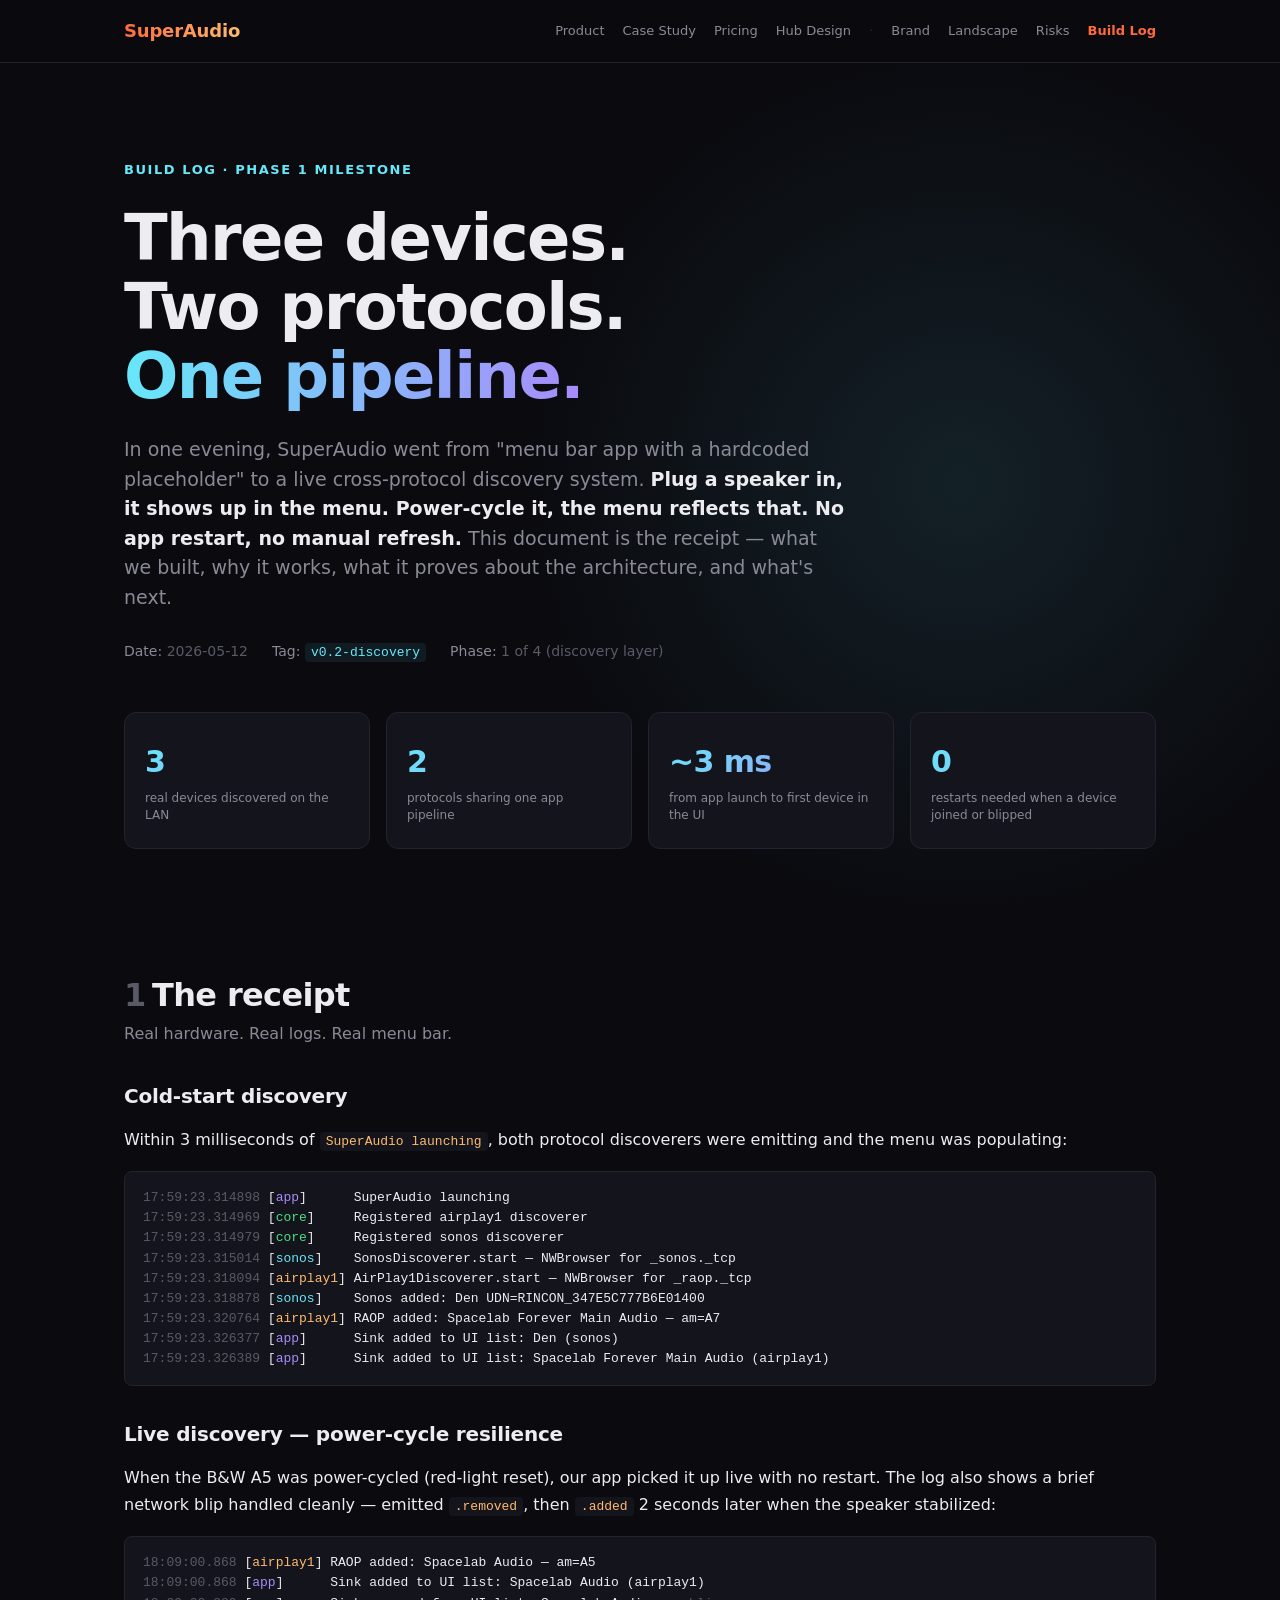
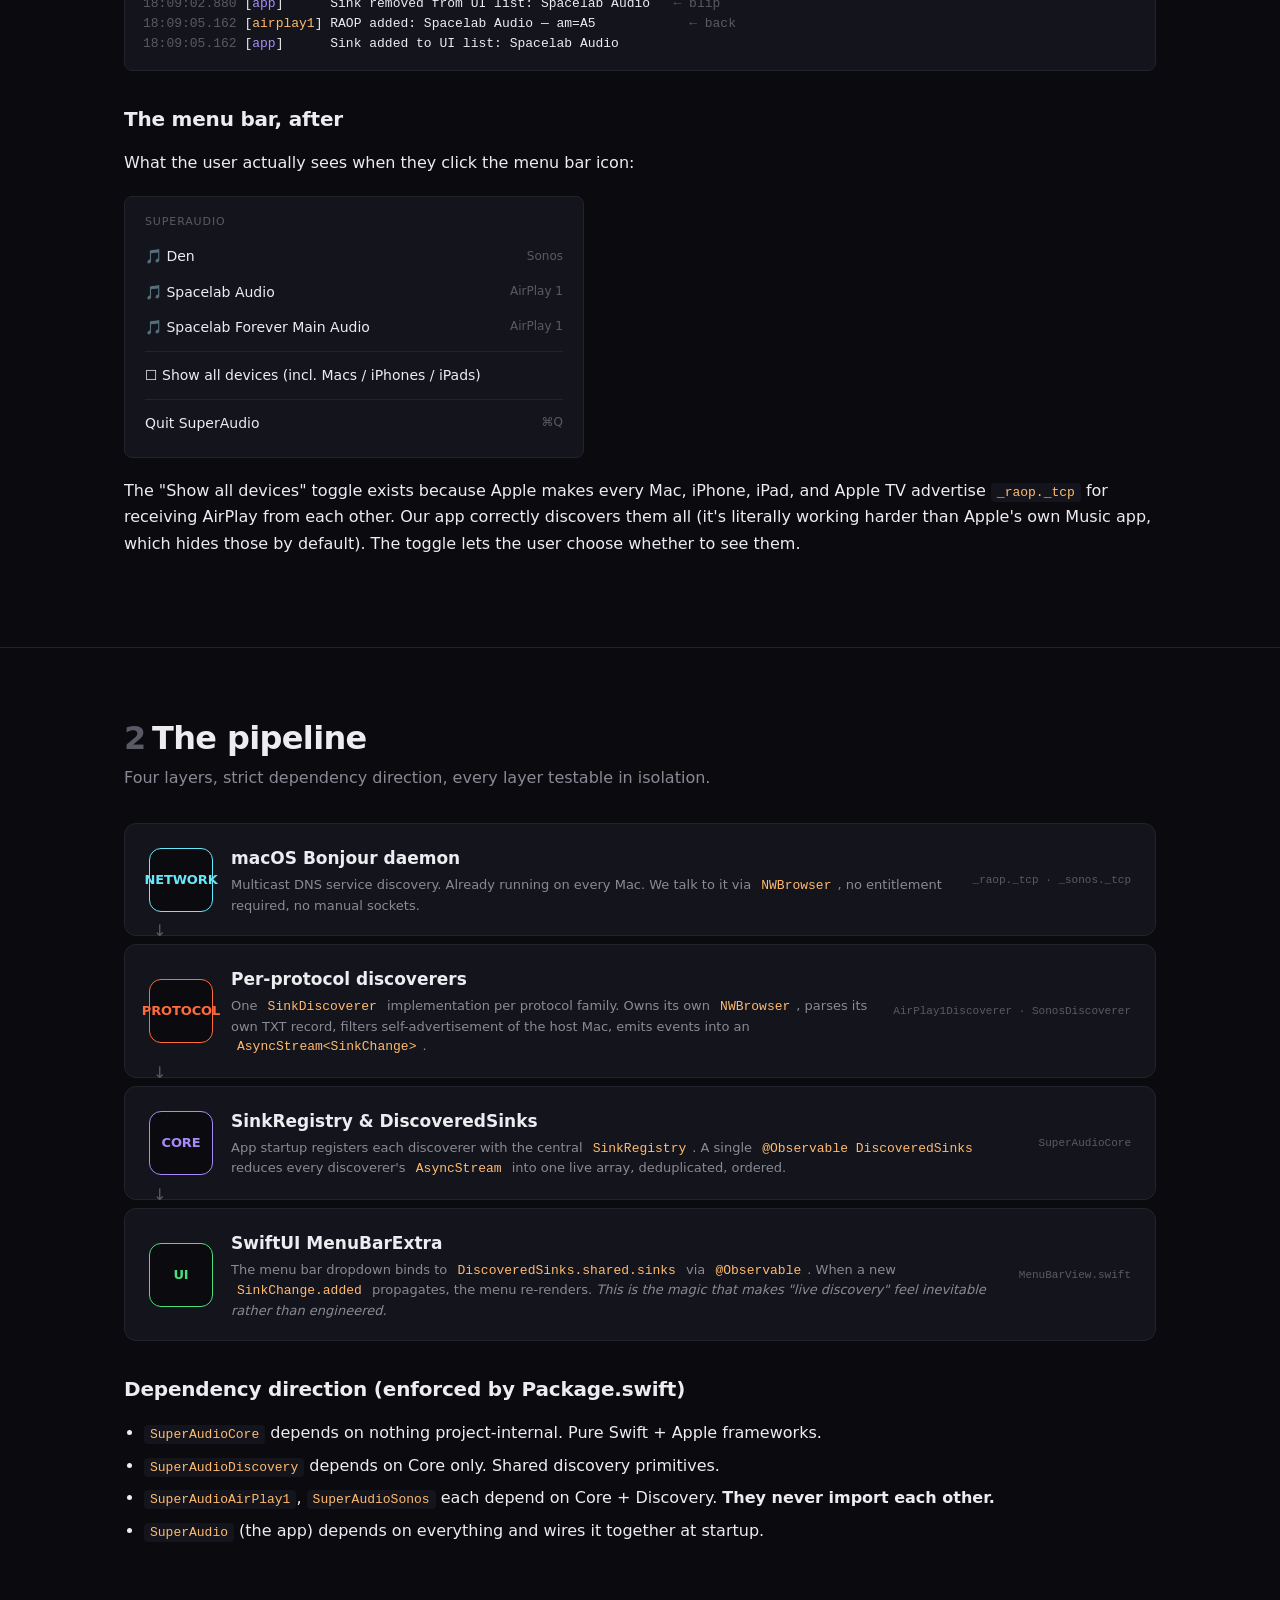
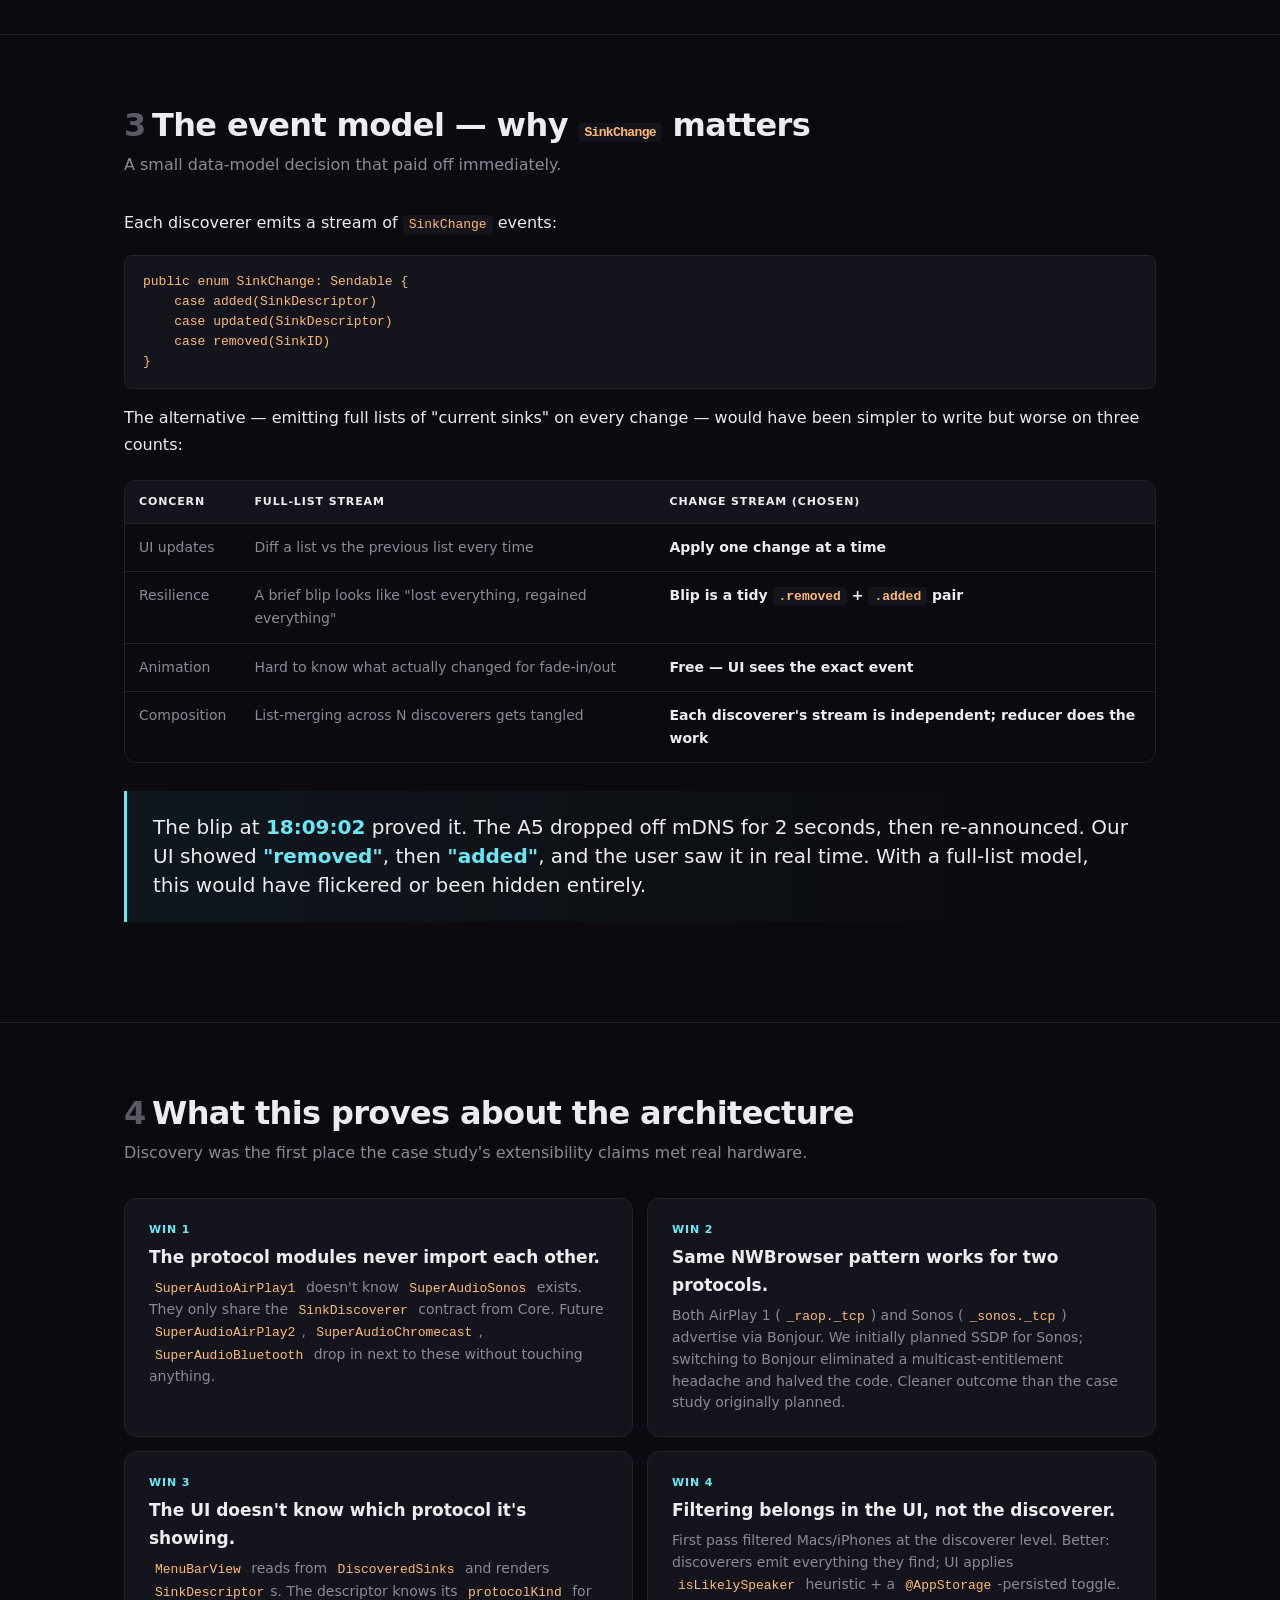
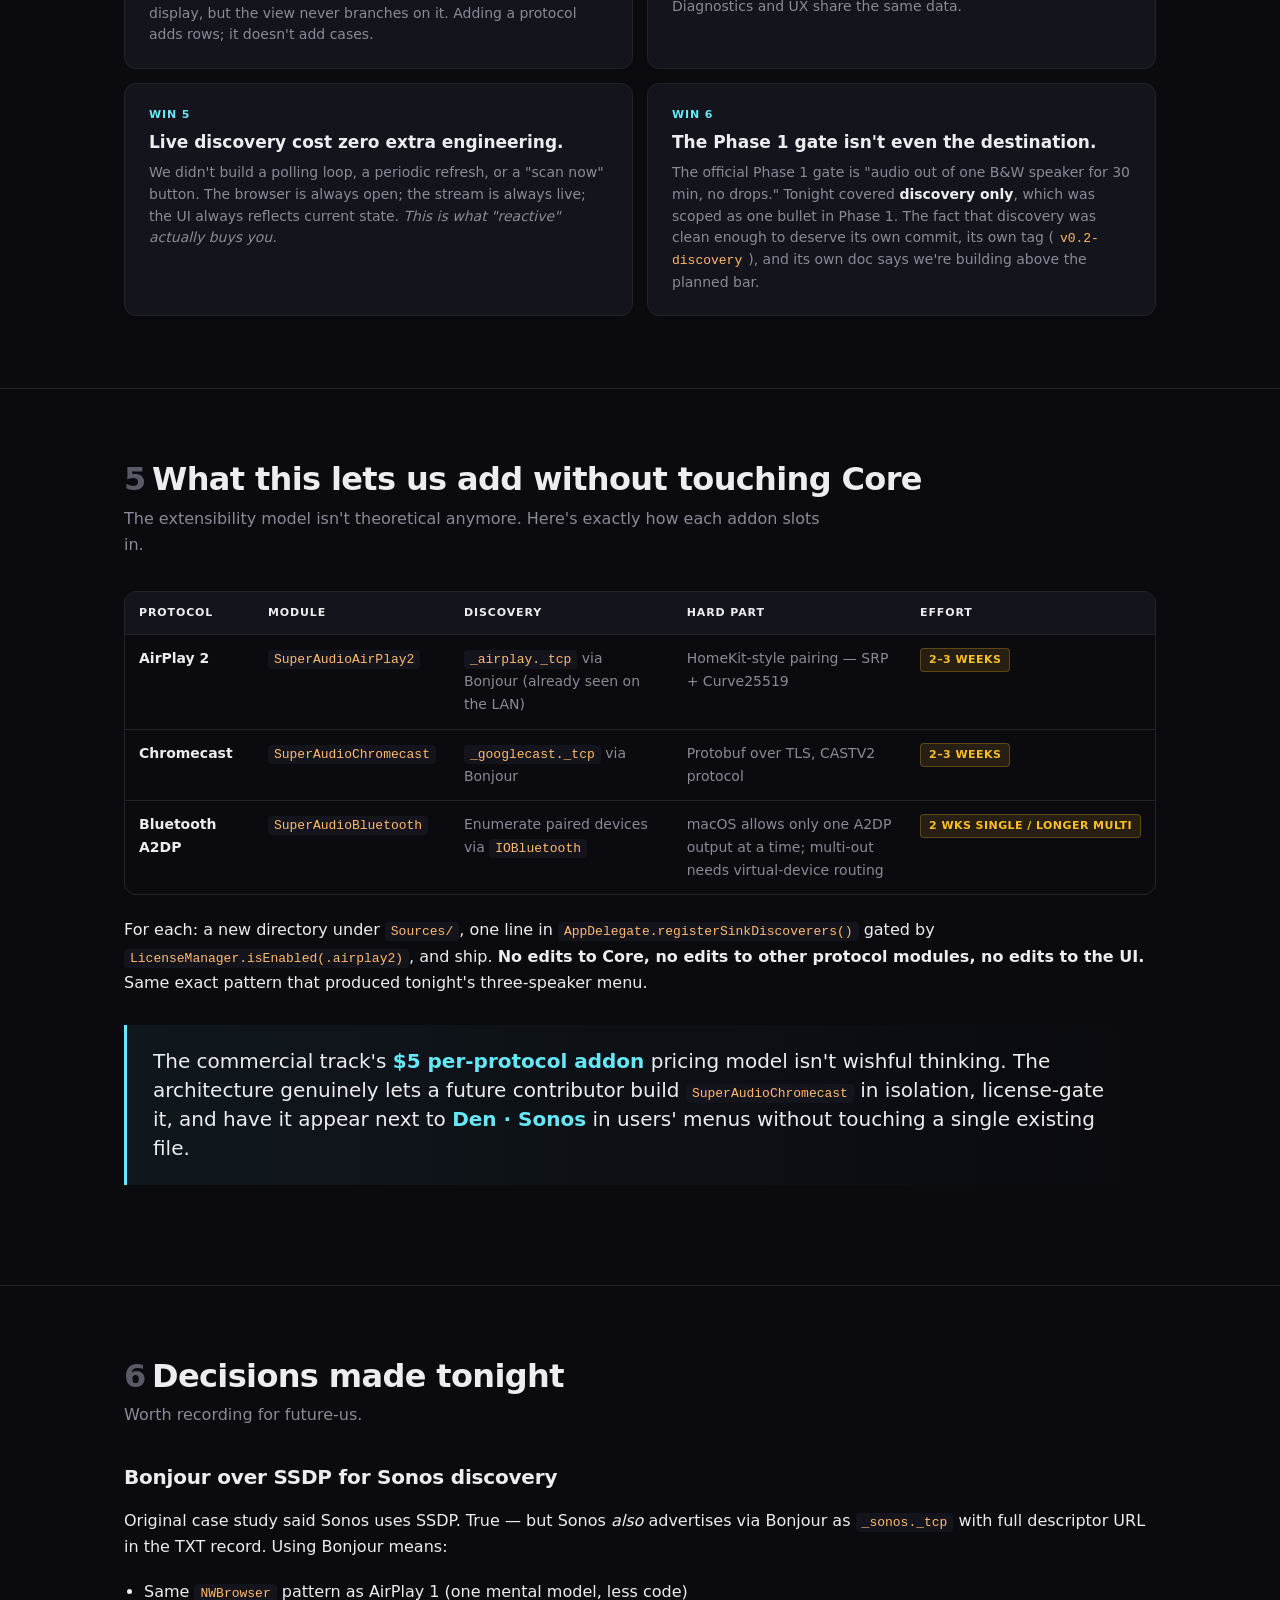
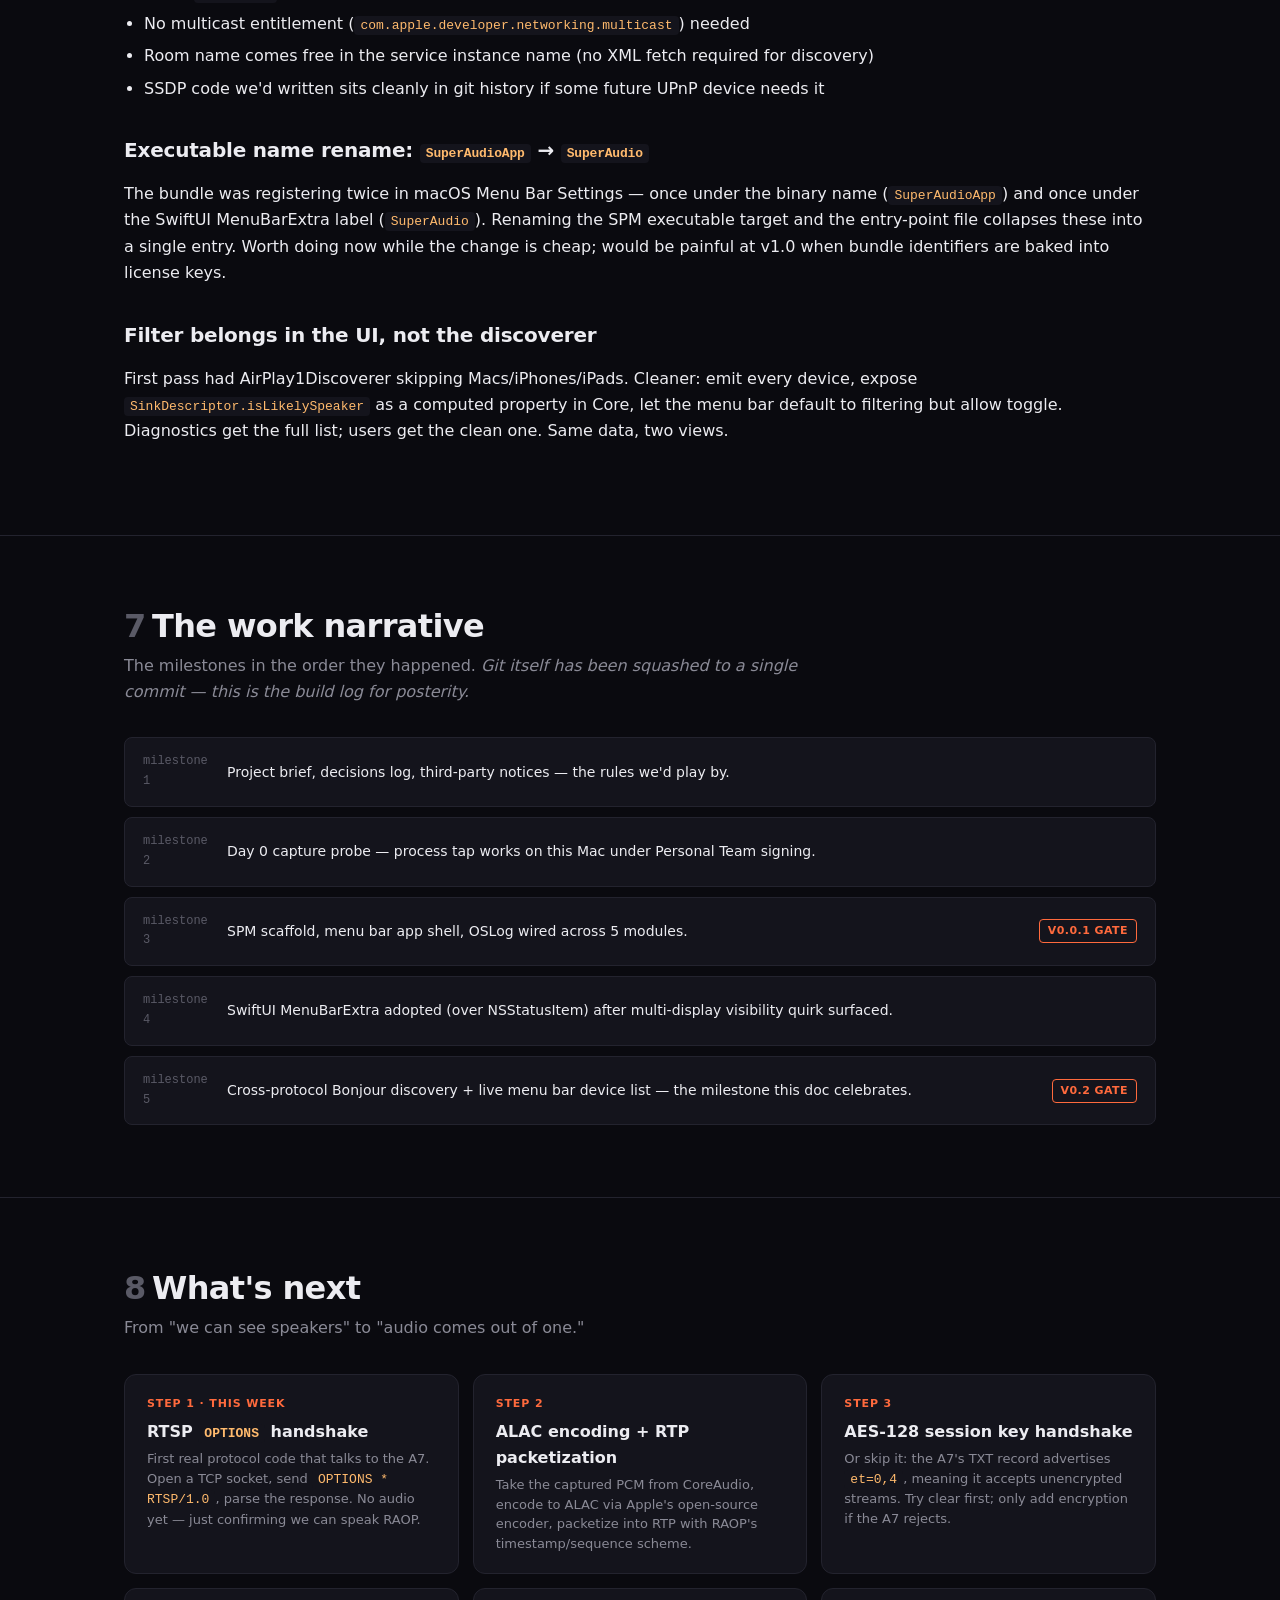
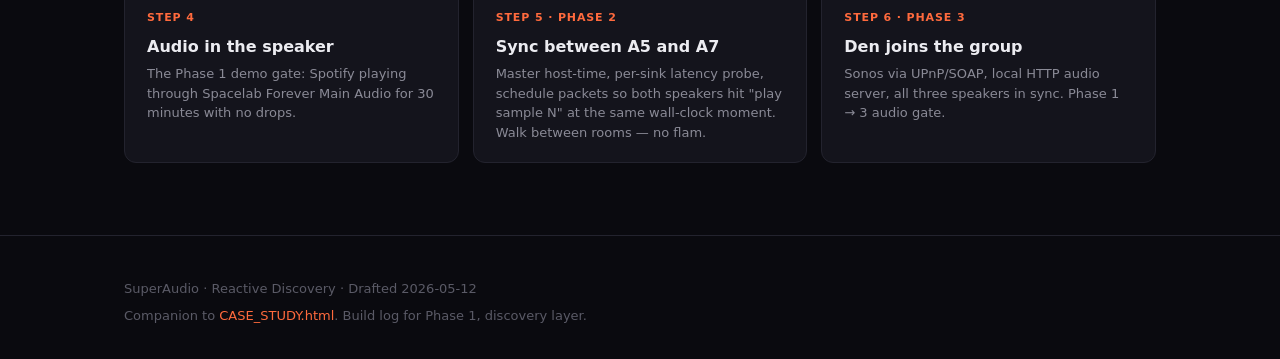
<file: website/REACTIVE_DISCOVERY.html>
<!DOCTYPE html>
<html lang="en">
<head>
<meta charset="utf-8">
<meta name="viewport" content="width=device-width, initial-scale=1">
<meta name="description" content="SuperAudio — Reactive Discovery milestone. The day cross-protocol Bonjour discovery validated the entire extensibility model on real hardware.">
<title>SuperAudio — Reactive Discovery</title>
<style>
  :root {
    --bg:        #0a0a0f;
    --bg-card:   #14141c;
    --border:    #23232e;
    --text:      #ececf1;
    --text-muted:#8a8a96;
    --text-dim:  #5a5a66;
    --accent:    #ff6a3d;
    --accent-2:  #ffba6d;
    --good:      #4ade80;
    --warn:      #fbbf24;
    --bad:       #f87171;
    --cyan:      #67e8f9;
    --violet:    #a78bfa;
  }

  * { box-sizing: border-box; }
  html { scroll-behavior: smooth; }
  body {
    margin: 0;
    background: var(--bg);
    color: var(--text);
    font-family: -apple-system, BlinkMacSystemFont, "SF Pro Text", "Inter", system-ui, sans-serif;
    font-size: 16px;
    line-height: 1.65;
    -webkit-font-smoothing: antialiased;
    -moz-osx-font-smoothing: grayscale;
  }

  a { color: var(--accent); text-decoration: none; }
  a:hover { color: var(--accent-2); }

  .wrap { max-width: 1080px; margin: 0 auto; padding: 0 24px; }
  section { padding: 72px 0; border-top: 1px solid var(--border); }
  section:first-of-type { border-top: none; }

  .topnav {
    position: sticky; top: 0; z-index: 50;
    backdrop-filter: blur(20px);
    background: rgba(10,10,15,0.75);
    border-bottom: 1px solid var(--border);
  }
  .topnav .wrap {
    display: flex; align-items: center; justify-content: space-between;
    padding-top: 16px; padding-bottom: 16px;
  }
  .topnav .brand {
    font-weight: 800; letter-spacing: -0.01em;
    background: linear-gradient(90deg, var(--accent) 0%, var(--accent-2) 100%);
    -webkit-background-clip: text; background-clip: text;
    color: transparent;
    font-size: 18px;
  }
  .topnav .nav-links { display: flex; gap: 18px; font-size: 13px; color: var(--text-muted); }
  .topnav .nav-links a { color: var(--text-muted); text-decoration: none; }
  .topnav .nav-links a:hover { color: var(--accent); }
  .topnav .nav-links a.current { color: var(--accent); font-weight: 600; }
  .topnav .nav-links .nav-sep { color: var(--border); user-select: none; }
  .topnav .brand { text-decoration: none; }
  .topnav .tag {
    font-size: 11px; color: var(--text-muted);
    text-transform: uppercase; letter-spacing: 0.08em;
    border: 1px solid var(--border); padding: 4px 8px; border-radius: 4px;
  }

  /* Hero */
  .hero {
    padding: 96px 0 56px;
    border-top: none;
    position: relative;
    overflow: hidden;
  }
  .hero::before {
    content: "";
    position: absolute; top: -40%; right: -10%;
    width: 70%; height: 180%;
    background: radial-gradient(circle, rgba(103,232,249,0.10) 0%, transparent 50%);
    pointer-events: none;
  }
  .hero > .wrap { position: relative; }
  .hero .eyebrow {
    color: var(--cyan);
    font-size: 13px; letter-spacing: 0.12em; text-transform: uppercase;
    font-weight: 700;
    margin-bottom: 24px;
  }
  .hero h1 {
    font-size: clamp(40px, 6vw, 64px);
    line-height: 1.08; letter-spacing: -0.025em;
    font-weight: 800; margin: 0 0 24px;
  }
  .hero h1 em {
    font-style: normal;
    background: linear-gradient(90deg, var(--cyan) 0%, var(--violet) 100%);
    -webkit-background-clip: text; background-clip: text;
    color: transparent;
  }
  .hero .lede {
    font-size: 19px; color: var(--text-muted); max-width: 720px;
    line-height: 1.55;
  }
  .hero .lede strong { color: var(--text); font-weight: 600; }
  .hero .meta {
    margin-top: 28px; display: flex; gap: 24px; flex-wrap: wrap;
    color: var(--text-dim); font-size: 14px;
  }
  .hero .meta strong { color: var(--text-muted); font-weight: 500; }

  .stats { display: grid; grid-template-columns: repeat(4, 1fr); gap: 16px; margin-top: 48px; }
  .stat {
    background: var(--bg-card); border: 1px solid var(--border);
    border-radius: 12px; padding: 24px 20px;
  }
  .stat .num {
    font-size: 30px; font-weight: 800; letter-spacing: -0.02em;
    background: linear-gradient(135deg, var(--cyan) 0%, var(--violet) 100%);
    -webkit-background-clip: text; background-clip: text;
    color: transparent;
  }
  .stat .label { font-size: 12px; color: var(--text-muted); margin-top: 4px; line-height: 1.4; }
  @media (max-width: 720px) { .stats { grid-template-columns: repeat(2, 1fr); } }

  /* Section heads */
  h2 {
    font-size: 32px; line-height: 1.15; letter-spacing: -0.02em;
    font-weight: 800; margin: 0 0 8px;
  }
  h2 .num {
    display: inline-block; width: 28px;
    color: var(--text-dim); font-weight: 600;
    font-variant-numeric: tabular-nums;
  }
  h2 + .subhead {
    color: var(--text-muted); font-size: 16px; margin-bottom: 32px;
    max-width: 720px;
  }
  h3 {
    font-size: 20px; margin: 32px 0 14px; font-weight: 700; letter-spacing: -0.01em;
  }
  p { margin: 0 0 18px; }
  ul { padding-left: 20px; margin: 0 0 18px; }
  li { margin: 6px 0; }
  strong { color: var(--text); font-weight: 600; }
  code {
    background: var(--bg-card); padding: 2px 6px; border-radius: 4px;
    font-size: 13px; font-family: "SF Mono", Menlo, monospace;
    color: var(--accent-2);
  }
  pre code { display: block; padding: 0; background: transparent; }
  pre {
    background: var(--bg-card); border: 1px solid var(--border);
    border-radius: 8px; padding: 16px 18px; margin: 16px 0;
    overflow-x: auto; font-size: 13px; line-height: 1.55;
    font-family: "SF Mono", Menlo, monospace;
    color: var(--text);
  }
  pre .log-time { color: var(--text-dim); }
  pre .log-cat-airplay1 { color: var(--accent-2); }
  pre .log-cat-sonos { color: var(--cyan); }
  pre .log-cat-app { color: var(--violet); }
  pre .log-cat-discovery { color: var(--good); }

  /* Pull quote */
  .pullquote {
    border-left: 3px solid var(--cyan);
    padding: 22px 26px;
    background: linear-gradient(90deg, rgba(103,232,249,0.06) 0%, transparent 100%);
    margin: 28px 0;
    font-size: 20px; line-height: 1.45; font-weight: 500;
    border-radius: 0 8px 8px 0;
    color: var(--text);
  }
  .pullquote strong { color: var(--cyan); font-weight: 700; }

  /* Pipeline diagram */
  .pipeline {
    display: flex; flex-direction: column; gap: 8px;
    margin: 28px 0;
  }
  .pipeline-stage {
    background: var(--bg-card); border: 1px solid var(--border);
    border-radius: 12px; padding: 20px 24px;
    display: grid; grid-template-columns: 64px 1fr auto; gap: 18px; align-items: center;
    position: relative;
  }
  .pipeline-stage + .pipeline-stage::before {
    content: "↓";
    position: absolute; top: -22px; left: 28px;
    color: var(--text-dim); font-size: 16px; line-height: 1;
  }
  .pipeline-stage .icon {
    width: 64px; height: 64px; border-radius: 12px;
    display: flex; align-items: center; justify-content: center;
    font-size: 13px; font-weight: 800; letter-spacing: -0.01em;
    text-align: center;
    background: var(--bg);
    border: 1px solid var(--border);
    color: var(--text-muted);
  }
  .pipeline-stage.network .icon { color: var(--cyan); border-color: var(--cyan); }
  .pipeline-stage.protocol .icon { color: var(--accent); border-color: var(--accent); }
  .pipeline-stage.core .icon { color: var(--violet); border-color: var(--violet); }
  .pipeline-stage.ui .icon { color: var(--good); border-color: var(--good); }
  .pipeline-stage .title { font-size: 17px; font-weight: 700; margin-bottom: 3px; }
  .pipeline-stage .desc { font-size: 13px; color: var(--text-muted); line-height: 1.5; }
  .pipeline-stage .module { font-family: "SF Mono", Menlo, monospace; font-size: 11px; color: var(--text-dim); white-space: nowrap; }
  @media (max-width: 720px) {
    .pipeline-stage { grid-template-columns: 48px 1fr; }
    .pipeline-stage .icon { width: 48px; height: 48px; font-size: 11px; }
    .pipeline-stage .module { grid-column: 1 / -1; padding-top: 4px; }
  }

  /* Device list mock */
  .menu-mock {
    background: var(--bg-card); border: 1px solid var(--border);
    border-radius: 8px; padding: 16px 20px; margin: 20px 0;
    max-width: 460px;
    font-family: -apple-system, BlinkMacSystemFont, system-ui, sans-serif;
  }
  .menu-mock-row {
    padding: 6px 0; display: flex; justify-content: space-between; align-items: center;
    font-size: 14px;
  }
  .menu-mock-row .proto { color: var(--text-dim); font-size: 12px; }
  .menu-mock hr {
    border: none; border-top: 1px solid var(--border); margin: 6px 0;
  }
  .menu-mock-header { font-size: 11px; color: var(--text-dim); text-transform: uppercase; letter-spacing: 0.08em; margin-bottom: 8px; }

  /* Tables */
  .table-wrap { overflow-x: auto; margin: 22px 0; border: 1px solid var(--border); border-radius: 12px; }
  table { width: 100%; border-collapse: collapse; font-size: 14px; }
  thead { background: var(--bg-card); }
  th {
    text-align: left; padding: 12px 14px; font-weight: 600;
    color: var(--text); text-transform: uppercase; font-size: 11px; letter-spacing: 0.08em;
    border-bottom: 1px solid var(--border);
  }
  td {
    padding: 12px 14px; vertical-align: top;
    border-bottom: 1px solid var(--border);
    color: var(--text-muted);
  }
  td strong { color: var(--text); font-weight: 600; }
  tr:last-child td { border-bottom: none; }
  tr:hover td { background: var(--bg-card); }

  .v { display: inline-block; padding: 2px 8px; border-radius: 4px; font-size: 11px; font-weight: 600; text-transform: uppercase; letter-spacing: 0.04em; white-space: nowrap; }
  .v.good { background: rgba(74,222,128,0.12); color: var(--good); border: 1px solid rgba(74,222,128,0.25); }
  .v.cyan { background: rgba(103,232,249,0.12); color: var(--cyan); border: 1px solid rgba(103,232,249,0.25); }
  .v.warn { background: rgba(251,191,36,0.12); color: var(--warn); border: 1px solid rgba(251,191,36,0.25); }

  /* Wins cards */
  .wins { display: grid; grid-template-columns: repeat(2, 1fr); gap: 14px; margin-top: 28px; }
  .win {
    background: var(--bg-card); border: 1px solid var(--border); border-radius: 12px;
    padding: 22px 24px;
  }
  .win h4 {
    margin: 0 0 4px; font-size: 11px; color: var(--cyan);
    text-transform: uppercase; letter-spacing: 0.08em; font-weight: 700;
  }
  .win .title { font-size: 17px; font-weight: 700; margin-bottom: 6px; }
  .win .desc { font-size: 14px; color: var(--text-muted); line-height: 1.55; }
  @media (max-width: 720px) { .wins { grid-template-columns: 1fr; } }

  /* Commit timeline */
  .commits { display: flex; flex-direction: column; gap: 10px; margin-top: 24px; }
  .commit {
    background: var(--bg-card); border: 1px solid var(--border); border-radius: 8px;
    padding: 14px 18px;
    display: grid; grid-template-columns: auto 1fr auto; gap: 14px; align-items: center;
  }
  .commit .hash {
    font-family: "SF Mono", Menlo, monospace; font-size: 12px;
    color: var(--text-dim); width: 70px;
  }
  .commit .msg { font-size: 14px; color: var(--text); }
  .commit .tag {
    font-size: 11px; font-weight: 700; padding: 2px 8px; border-radius: 4px;
    color: var(--accent); border: 1px solid var(--accent);
    text-transform: uppercase; letter-spacing: 0.04em;
  }
  @media (max-width: 720px) { .commit { grid-template-columns: 1fr; .hash { width: auto; } } }

  /* Next-up cards */
  .next { display: grid; grid-template-columns: repeat(3, 1fr); gap: 14px; margin-top: 24px; }
  .next-card {
    background: var(--bg-card); border: 1px solid var(--border); border-radius: 12px;
    padding: 20px 22px;
  }
  .next-card .step {
    color: var(--accent); font-size: 11px; letter-spacing: 0.08em; font-weight: 700;
    text-transform: uppercase; margin-bottom: 6px;
  }
  .next-card .title { font-size: 16px; font-weight: 700; margin-bottom: 4px; }
  .next-card .desc { font-size: 13px; color: var(--text-muted); line-height: 1.5; }
  @media (max-width: 720px) { .next { grid-template-columns: 1fr; } }

  /* Footer */
  footer {
    border-top: 1px solid var(--border);
    padding: 36px 0; color: var(--text-dim); font-size: 13px;
  }
  footer p { margin: 6px 0; }

  /* Print */
  @media print {
    body { background: white; color: black; }
    .topnav, .hero .meta, .hero::before { display: none; }
    section { break-inside: avoid; }
    .stat, .pipeline-stage, .win, .commit, .next-card, .menu-mock { break-inside: avoid; border-color: #ccc; background: white; }
    h2 .num { color: #888; }
    pre { background: #f5f5f5; }
  }
</style>
</head>
<body>

<nav class="topnav">
  <div class="wrap">
    <a href="index.html" class="brand">SuperAudio</a>
    <div class="nav-links">
      <a href="index.html">Product</a>
      <a href="CASE_STUDY.html">Case Study</a>
      <a href="PRICING.html">Pricing</a>
      <a href="HUB_DESIGN.html">Hub Design</a>
      <span class="nav-sep">·</span>
      <a href="POSITIONING.html">Brand</a>
      <a href="COMPETITIVE_LANDSCAPE.html">Landscape</a>
      <a href="RISK_REGISTER.html">Risks</a>
      <a href="REACTIVE_DISCOVERY.html" class="current">Build Log</a>
    </div>
  </div>
</nav>

<header class="hero">
  <div class="wrap">
    <div class="eyebrow">Build Log · Phase 1 Milestone</div>
    <h1>Three devices.<br>Two protocols.<br><em>One pipeline.</em></h1>
    <p class="lede">
      In one evening, SuperAudio went from "menu bar app with a hardcoded placeholder" to a live cross-protocol discovery system. <strong>Plug a speaker in, it shows up in the menu. Power-cycle it, the menu reflects that. No app restart, no manual refresh.</strong> This document is the receipt — what we built, why it works, what it proves about the architecture, and what's next.
    </p>
    <div class="meta">
      <span><strong>Date:</strong> 2026-05-12</span>
      <span><strong>Tag:</strong> <code style="color:var(--cyan); background: rgba(103,232,249,0.08);">v0.2-discovery</code></span>
      <span><strong>Phase:</strong> 1 of 4 (discovery layer)</span>
    </div>

    <div class="stats">
      <div class="stat">
        <div class="num">3</div>
        <div class="label">real devices discovered on the LAN</div>
      </div>
      <div class="stat">
        <div class="num">2</div>
        <div class="label">protocols sharing one app pipeline</div>
      </div>
      <div class="stat">
        <div class="num">~3 ms</div>
        <div class="label">from app launch to first device in the UI</div>
      </div>
      <div class="stat">
        <div class="num">0</div>
        <div class="label">restarts needed when a device joined or blipped</div>
      </div>
    </div>
  </div>
</header>

<!-- 1. The receipt -->
<section>
  <div class="wrap">
    <h2><span class="num">1</span>The receipt</h2>
    <p class="subhead">Real hardware. Real logs. Real menu bar.</p>

    <h3>Cold-start discovery</h3>
    <p>Within 3 milliseconds of <code>SuperAudio launching</code>, both protocol discoverers were emitting and the menu was populating:</p>

<pre><span class="log-time">17:59:23.314898</span> [<span class="log-cat-app">app</span>]      SuperAudio launching
<span class="log-time">17:59:23.314969</span> [<span class="log-cat-discovery">core</span>]     Registered airplay1 discoverer
<span class="log-time">17:59:23.314979</span> [<span class="log-cat-discovery">core</span>]     Registered sonos discoverer
<span class="log-time">17:59:23.315014</span> [<span class="log-cat-sonos">sonos</span>]    SonosDiscoverer.start — NWBrowser for _sonos._tcp
<span class="log-time">17:59:23.318094</span> [<span class="log-cat-airplay1">airplay1</span>] AirPlay1Discoverer.start — NWBrowser for _raop._tcp
<span class="log-time">17:59:23.318878</span> [<span class="log-cat-sonos">sonos</span>]    Sonos added: Den UDN=RINCON_347E5C777B6E01400
<span class="log-time">17:59:23.320764</span> [<span class="log-cat-airplay1">airplay1</span>] RAOP added: Spacelab Forever Main Audio — am=A7
<span class="log-time">17:59:23.326377</span> [<span class="log-cat-app">app</span>]      Sink added to UI list: Den (sonos)
<span class="log-time">17:59:23.326389</span> [<span class="log-cat-app">app</span>]      Sink added to UI list: Spacelab Forever Main Audio (airplay1)</pre>

    <h3>Live discovery — power-cycle resilience</h3>
    <p>When the B&amp;W A5 was power-cycled (red-light reset), our app picked it up live with no restart. The log also shows a brief network blip handled cleanly — emitted <code>.removed</code>, then <code>.added</code> 2 seconds later when the speaker stabilized:</p>

<pre><span class="log-time">18:09:00.868</span> [<span class="log-cat-airplay1">airplay1</span>] RAOP added: Spacelab Audio — am=A5
<span class="log-time">18:09:00.868</span> [<span class="log-cat-app">app</span>]      Sink added to UI list: Spacelab Audio (airplay1)
<span class="log-time">18:09:02.880</span> [<span class="log-cat-app">app</span>]      Sink removed from UI list: Spacelab Audio   <span class="log-time">← blip</span>
<span class="log-time">18:09:05.162</span> [<span class="log-cat-airplay1">airplay1</span>] RAOP added: Spacelab Audio — am=A5            <span class="log-time">← back</span>
<span class="log-time">18:09:05.162</span> [<span class="log-cat-app">app</span>]      Sink added to UI list: Spacelab Audio</pre>

    <h3>The menu bar, after</h3>
    <p>What the user actually sees when they click the menu bar icon:</p>

    <div class="menu-mock">
      <div class="menu-mock-header">SuperAudio</div>
      <div class="menu-mock-row"><span>🎵 Den</span><span class="proto">Sonos</span></div>
      <div class="menu-mock-row"><span>🎵 Spacelab Audio</span><span class="proto">AirPlay 1</span></div>
      <div class="menu-mock-row"><span>🎵 Spacelab Forever Main Audio</span><span class="proto">AirPlay 1</span></div>
      <hr>
      <div class="menu-mock-row"><span>☐ Show all devices (incl. Macs / iPhones / iPads)</span></div>
      <hr>
      <div class="menu-mock-row"><span>Quit SuperAudio</span><span class="proto">⌘Q</span></div>
    </div>

    <p>The "Show all devices" toggle exists because Apple makes every Mac, iPhone, iPad, and Apple TV advertise <code>_raop._tcp</code> for receiving AirPlay from each other. Our app correctly discovers them all (it's literally working harder than Apple's own Music app, which hides those by default). The toggle lets the user choose whether to see them.</p>
  </div>
</section>

<!-- 2. The pipeline -->
<section>
  <div class="wrap">
    <h2><span class="num">2</span>The pipeline</h2>
    <p class="subhead">Four layers, strict dependency direction, every layer testable in isolation.</p>

    <div class="pipeline">
      <div class="pipeline-stage network">
        <div class="icon">NETWORK</div>
        <div>
          <div class="title">macOS Bonjour daemon</div>
          <div class="desc">Multicast DNS service discovery. Already running on every Mac. We talk to it via <code>NWBrowser</code>, no entitlement required, no manual sockets.</div>
        </div>
        <div class="module">_raop._tcp · _sonos._tcp</div>
      </div>
      <div class="pipeline-stage protocol">
        <div class="icon">PROTOCOL</div>
        <div>
          <div class="title">Per-protocol discoverers</div>
          <div class="desc">One <code>SinkDiscoverer</code> implementation per protocol family. Owns its own <code>NWBrowser</code>, parses its own TXT record, filters self-advertisement of the host Mac, emits events into an <code>AsyncStream&lt;SinkChange&gt;</code>.</div>
        </div>
        <div class="module">AirPlay1Discoverer · SonosDiscoverer</div>
      </div>
      <div class="pipeline-stage core">
        <div class="icon">CORE</div>
        <div>
          <div class="title">SinkRegistry &amp; DiscoveredSinks</div>
          <div class="desc">App startup registers each discoverer with the central <code>SinkRegistry</code>. A single <code>@Observable DiscoveredSinks</code> reduces every discoverer's <code>AsyncStream</code> into one live array, deduplicated, ordered.</div>
        </div>
        <div class="module">SuperAudioCore</div>
      </div>
      <div class="pipeline-stage ui">
        <div class="icon">UI</div>
        <div>
          <div class="title">SwiftUI MenuBarExtra</div>
          <div class="desc">The menu bar dropdown binds to <code>DiscoveredSinks.shared.sinks</code> via <code>@Observable</code>. When a new <code>SinkChange.added</code> propagates, the menu re-renders. <em>This is the magic that makes "live discovery" feel inevitable rather than engineered.</em></div>
        </div>
        <div class="module">MenuBarView.swift</div>
      </div>
    </div>

    <h3>Dependency direction (enforced by Package.swift)</h3>
    <ul>
      <li><code>SuperAudioCore</code> depends on nothing project-internal. Pure Swift + Apple frameworks.</li>
      <li><code>SuperAudioDiscovery</code> depends on Core only. Shared discovery primitives.</li>
      <li><code>SuperAudioAirPlay1</code>, <code>SuperAudioSonos</code> each depend on Core + Discovery. <strong>They never import each other.</strong></li>
      <li><code>SuperAudio</code> (the app) depends on everything and wires it together at startup.</li>
    </ul>
  </div>
</section>

<!-- 3. The event model -->
<section>
  <div class="wrap">
    <h2><span class="num">3</span>The event model — why <code>SinkChange</code> matters</h2>
    <p class="subhead">A small data-model decision that paid off immediately.</p>

    <p>Each discoverer emits a stream of <code>SinkChange</code> events:</p>

<pre><code>public enum SinkChange: Sendable {
    case added(SinkDescriptor)
    case updated(SinkDescriptor)
    case removed(SinkID)
}</code></pre>

    <p>The alternative — emitting full lists of "current sinks" on every change — would have been simpler to write but worse on three counts:</p>

    <div class="table-wrap">
      <table>
        <thead><tr><th>Concern</th><th>Full-list stream</th><th>Change stream (chosen)</th></tr></thead>
        <tbody>
          <tr><td>UI updates</td><td>Diff a list vs the previous list every time</td><td><strong>Apply one change at a time</strong></td></tr>
          <tr><td>Resilience</td><td>A brief blip looks like "lost everything, regained everything"</td><td><strong>Blip is a tidy <code>.removed</code> + <code>.added</code> pair</strong></td></tr>
          <tr><td>Animation</td><td>Hard to know what actually changed for fade-in/out</td><td><strong>Free — UI sees the exact event</strong></td></tr>
          <tr><td>Composition</td><td>List-merging across N discoverers gets tangled</td><td><strong>Each discoverer's stream is independent; reducer does the work</strong></td></tr>
        </tbody>
      </table>
    </div>

    <div class="pullquote">
      The blip at <strong>18:09:02</strong> proved it. The A5 dropped off mDNS for 2 seconds, then re-announced. Our UI showed <strong>"removed"</strong>, then <strong>"added"</strong>, and the user saw it in real time. With a full-list model, this would have flickered or been hidden entirely.
    </div>
  </div>
</section>

<!-- 4. The wins -->
<section>
  <div class="wrap">
    <h2><span class="num">4</span>What this proves about the architecture</h2>
    <p class="subhead">Discovery was the first place the case study's extensibility claims met real hardware.</p>

    <div class="wins">
      <div class="win">
        <h4>Win 1</h4>
        <div class="title">The protocol modules never import each other.</div>
        <div class="desc"><code>SuperAudioAirPlay1</code> doesn't know <code>SuperAudioSonos</code> exists. They only share the <code>SinkDiscoverer</code> contract from Core. Future <code>SuperAudioAirPlay2</code>, <code>SuperAudioChromecast</code>, <code>SuperAudioBluetooth</code> drop in next to these without touching anything.</div>
      </div>
      <div class="win">
        <h4>Win 2</h4>
        <div class="title">Same NWBrowser pattern works for two protocols.</div>
        <div class="desc">Both AirPlay 1 (<code>_raop._tcp</code>) and Sonos (<code>_sonos._tcp</code>) advertise via Bonjour. We initially planned SSDP for Sonos; switching to Bonjour eliminated a multicast-entitlement headache and halved the code. Cleaner outcome than the case study originally planned.</div>
      </div>
      <div class="win">
        <h4>Win 3</h4>
        <div class="title">The UI doesn't know which protocol it's showing.</div>
        <div class="desc"><code>MenuBarView</code> reads from <code>DiscoveredSinks</code> and renders <code>SinkDescriptor</code>s. The descriptor knows its <code>protocolKind</code> for display, but the view never branches on it. Adding a protocol adds rows; it doesn't add cases.</div>
      </div>
      <div class="win">
        <h4>Win 4</h4>
        <div class="title">Filtering belongs in the UI, not the discoverer.</div>
        <div class="desc">First pass filtered Macs/iPhones at the discoverer level. Better: discoverers emit everything they find; UI applies <code>isLikelySpeaker</code> heuristic + a <code>@AppStorage</code>-persisted toggle. Diagnostics and UX share the same data.</div>
      </div>
      <div class="win">
        <h4>Win 5</h4>
        <div class="title">Live discovery cost zero extra engineering.</div>
        <div class="desc">We didn't build a polling loop, a periodic refresh, or a "scan now" button. The browser is always open; the stream is always live; the UI always reflects current state. <em>This is what "reactive" actually buys you.</em></div>
      </div>
      <div class="win">
        <h4>Win 6</h4>
        <div class="title">The Phase 1 gate isn't even the destination.</div>
        <div class="desc">The official Phase 1 gate is "audio out of one B&amp;W speaker for 30 min, no drops." Tonight covered <strong>discovery only</strong>, which was scoped as one bullet in Phase 1. The fact that discovery was clean enough to deserve its own commit, its own tag (<code>v0.2-discovery</code>), and its own doc says we're building above the planned bar.</div>
      </div>
    </div>
  </div>
</section>

<!-- 5. What this lets us add next -->
<section>
  <div class="wrap">
    <h2><span class="num">5</span>What this lets us add without touching Core</h2>
    <p class="subhead">The extensibility model isn't theoretical anymore. Here's exactly how each addon slots in.</p>

    <div class="table-wrap">
      <table>
        <thead><tr><th>Protocol</th><th>Module</th><th>Discovery</th><th>Hard part</th><th>Effort</th></tr></thead>
        <tbody>
          <tr>
            <td><strong>AirPlay 2</strong></td>
            <td><code>SuperAudioAirPlay2</code></td>
            <td><code>_airplay._tcp</code> via Bonjour (already seen on the LAN)</td>
            <td>HomeKit-style pairing — SRP + Curve25519</td>
            <td><span class="v warn">2–3 weeks</span></td>
          </tr>
          <tr>
            <td><strong>Chromecast</strong></td>
            <td><code>SuperAudioChromecast</code></td>
            <td><code>_googlecast._tcp</code> via Bonjour</td>
            <td>Protobuf over TLS, CASTV2 protocol</td>
            <td><span class="v warn">2–3 weeks</span></td>
          </tr>
          <tr>
            <td><strong>Bluetooth A2DP</strong></td>
            <td><code>SuperAudioBluetooth</code></td>
            <td>Enumerate paired devices via <code>IOBluetooth</code></td>
            <td>macOS allows only one A2DP output at a time; multi-out needs virtual-device routing</td>
            <td><span class="v warn">2 wks single / longer multi</span></td>
          </tr>
        </tbody>
      </table>
    </div>

    <p>For each: a new directory under <code>Sources/</code>, one line in <code>AppDelegate.registerSinkDiscoverers()</code> gated by <code>LicenseManager.isEnabled(.airplay2)</code>, and ship. <strong>No edits to Core, no edits to other protocol modules, no edits to the UI.</strong> Same exact pattern that produced tonight's three-speaker menu.</p>

    <div class="pullquote">
      The commercial track's <strong>$5 per-protocol addon</strong> pricing model isn't wishful thinking. The architecture genuinely lets a future contributor build <code>SuperAudioChromecast</code> in isolation, license-gate it, and have it appear next to <strong>Den · Sonos</strong> in users' menus without touching a single existing file.
    </div>
  </div>
</section>

<!-- 6. The decisions we made tonight -->
<section>
  <div class="wrap">
    <h2><span class="num">6</span>Decisions made tonight</h2>
    <p class="subhead">Worth recording for future-us.</p>

    <h3>Bonjour over SSDP for Sonos discovery</h3>
    <p>Original case study said Sonos uses SSDP. True — but Sonos <em>also</em> advertises via Bonjour as <code>_sonos._tcp</code> with full descriptor URL in the TXT record. Using Bonjour means:</p>
    <ul>
      <li>Same <code>NWBrowser</code> pattern as AirPlay 1 (one mental model, less code)</li>
      <li>No multicast entitlement (<code>com.apple.developer.networking.multicast</code>) needed</li>
      <li>Room name comes free in the service instance name (no XML fetch required for discovery)</li>
      <li>SSDP code we'd written sits cleanly in git history if some future UPnP device needs it</li>
    </ul>

    <h3>Executable name rename: <code>SuperAudioApp</code> → <code>SuperAudio</code></h3>
    <p>The bundle was registering twice in macOS Menu Bar Settings — once under the binary name (<code>SuperAudioApp</code>) and once under the SwiftUI MenuBarExtra label (<code>SuperAudio</code>). Renaming the SPM executable target and the entry-point file collapses these into a single entry. Worth doing now while the change is cheap; would be painful at v1.0 when bundle identifiers are baked into license keys.</p>

    <h3>Filter belongs in the UI, not the discoverer</h3>
    <p>First pass had AirPlay1Discoverer skipping Macs/iPhones/iPads. Cleaner: emit every device, expose <code>SinkDescriptor.isLikelySpeaker</code> as a computed property in Core, let the menu bar default to filtering but allow toggle. Diagnostics get the full list; users get the clean one. Same data, two views.</p>
  </div>
</section>

<!-- 7. Work narrative -->
<section>
  <div class="wrap">
    <h2><span class="num">7</span>The work narrative</h2>
    <p class="subhead">The milestones in the order they happened. <em>Git itself has been squashed to a single commit — this is the build log for posterity.</em></p>

    <div class="commits">
      <div class="commit">
        <span class="hash">milestone 1</span>
        <span class="msg">Project brief, decisions log, third-party notices — the rules we'd play by.</span>
        <span></span>
      </div>
      <div class="commit">
        <span class="hash">milestone 2</span>
        <span class="msg">Day 0 capture probe — process tap works on this Mac under Personal Team signing.</span>
        <span></span>
      </div>
      <div class="commit">
        <span class="hash">milestone 3</span>
        <span class="msg">SPM scaffold, menu bar app shell, OSLog wired across 5 modules.</span>
        <span class="tag">v0.0.1 gate</span>
      </div>
      <div class="commit">
        <span class="hash">milestone 4</span>
        <span class="msg">SwiftUI MenuBarExtra adopted (over NSStatusItem) after multi-display visibility quirk surfaced.</span>
        <span></span>
      </div>
      <div class="commit">
        <span class="hash">milestone 5</span>
        <span class="msg">Cross-protocol Bonjour discovery + live menu bar device list — the milestone this doc celebrates.</span>
        <span class="tag">v0.2 gate</span>
      </div>
    </div>
  </div>
</section>

<!-- 8. Next up -->
<section>
  <div class="wrap">
    <h2><span class="num">8</span>What's next</h2>
    <p class="subhead">From "we can see speakers" to "audio comes out of one."</p>

    <div class="next">
      <div class="next-card">
        <div class="step">Step 1 · this week</div>
        <div class="title">RTSP <code>OPTIONS</code> handshake</div>
        <div class="desc">First real protocol code that talks to the A7. Open a TCP socket, send <code>OPTIONS * RTSP/1.0</code>, parse the response. No audio yet — just confirming we can speak RAOP.</div>
      </div>
      <div class="next-card">
        <div class="step">Step 2</div>
        <div class="title">ALAC encoding + RTP packetization</div>
        <div class="desc">Take the captured PCM from CoreAudio, encode to ALAC via Apple's open-source encoder, packetize into RTP with RAOP's timestamp/sequence scheme.</div>
      </div>
      <div class="next-card">
        <div class="step">Step 3</div>
        <div class="title">AES-128 session key handshake</div>
        <div class="desc">Or skip it: the A7's TXT record advertises <code>et=0,4</code>, meaning it accepts unencrypted streams. Try clear first; only add encryption if the A7 rejects.</div>
      </div>
      <div class="next-card">
        <div class="step">Step 4</div>
        <div class="title">Audio in the speaker</div>
        <div class="desc">The Phase 1 demo gate: Spotify playing through Spacelab Forever Main Audio for 30 minutes with no drops.</div>
      </div>
      <div class="next-card">
        <div class="step">Step 5 · Phase 2</div>
        <div class="title">Sync between A5 and A7</div>
        <div class="desc">Master host-time, per-sink latency probe, schedule packets so both speakers hit "play sample N" at the same wall-clock moment. Walk between rooms — no flam.</div>
      </div>
      <div class="next-card">
        <div class="step">Step 6 · Phase 3</div>
        <div class="title">Den joins the group</div>
        <div class="desc">Sonos via UPnP/SOAP, local HTTP audio server, all three speakers in sync. Phase 1 → 3 audio gate.</div>
      </div>
    </div>
  </div>
</section>

<footer>
  <div class="wrap">
    <p>SuperAudio · Reactive Discovery · Drafted 2026-05-12</p>
    <p>Companion to <a href="CASE_STUDY.html">CASE_STUDY.html</a>. Build log for Phase 1, discovery layer.</p>
  </div>
</footer>

</body>
</html>
</file>
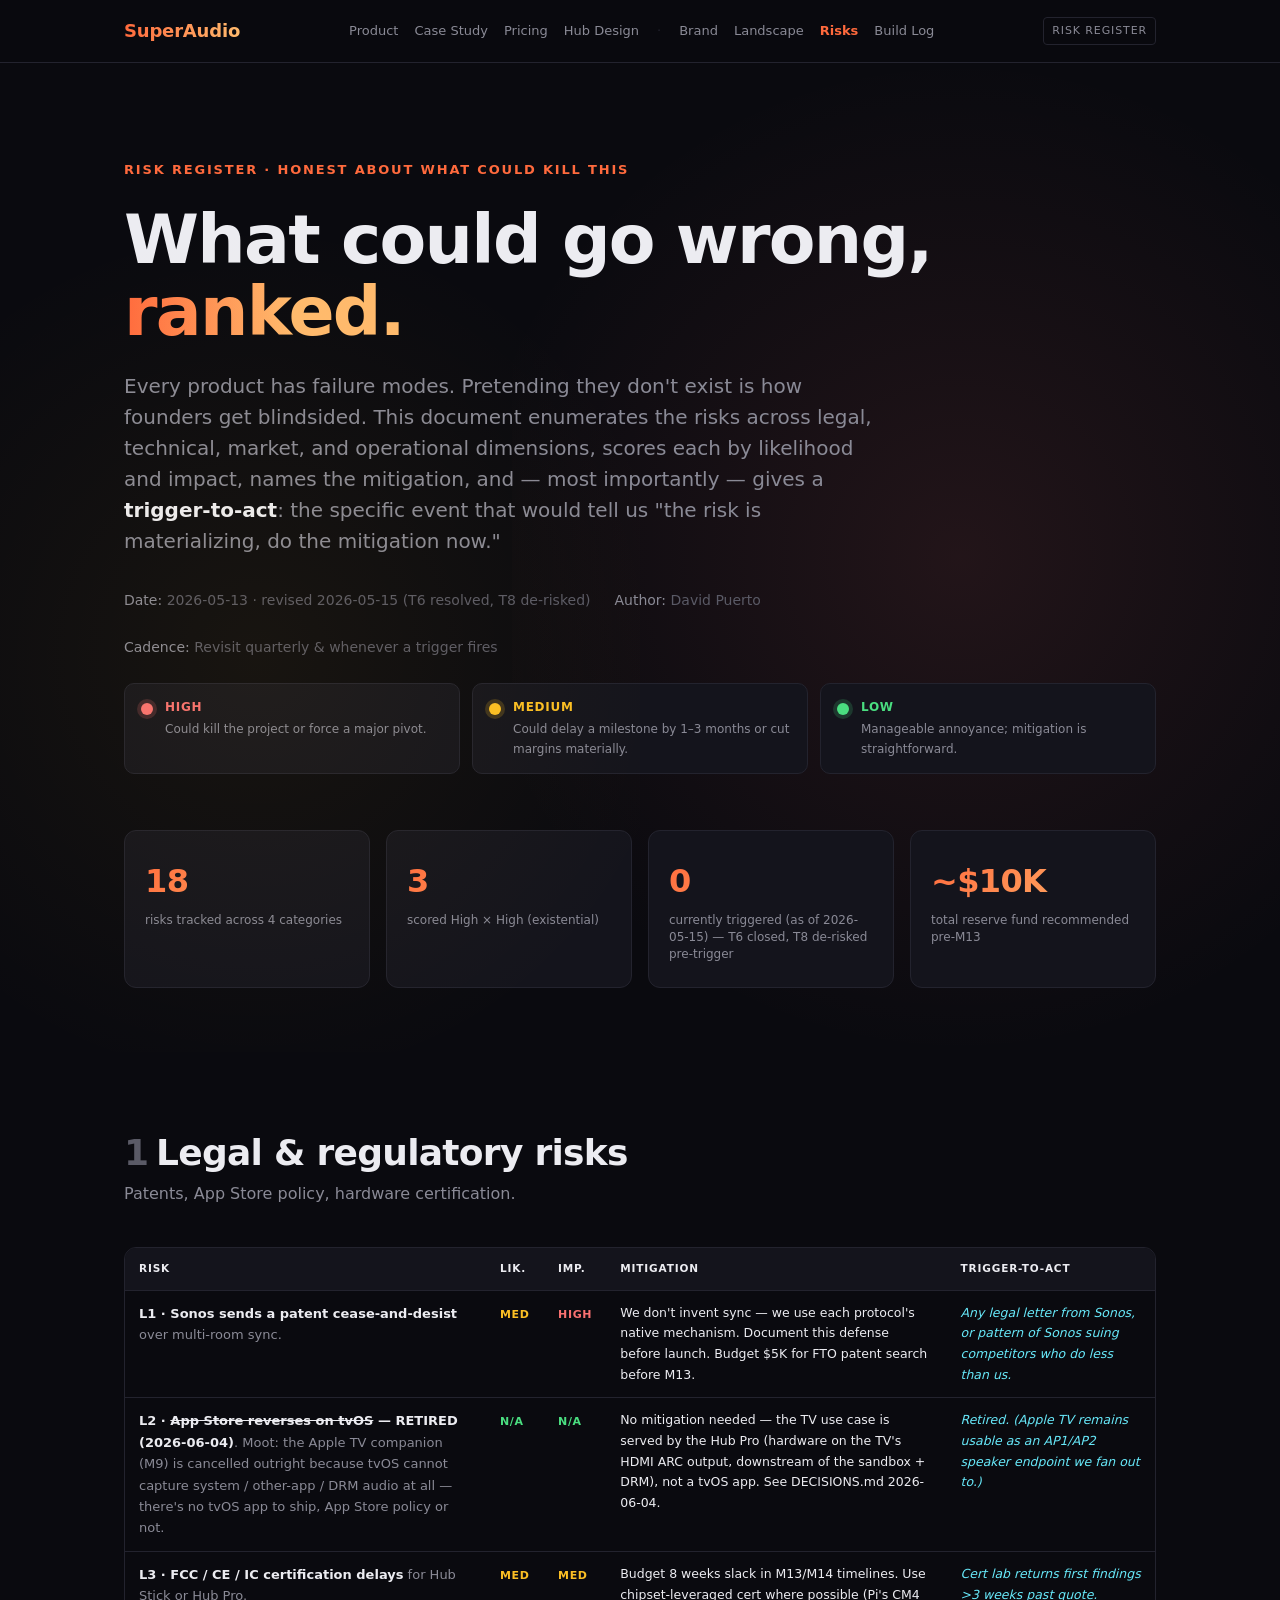
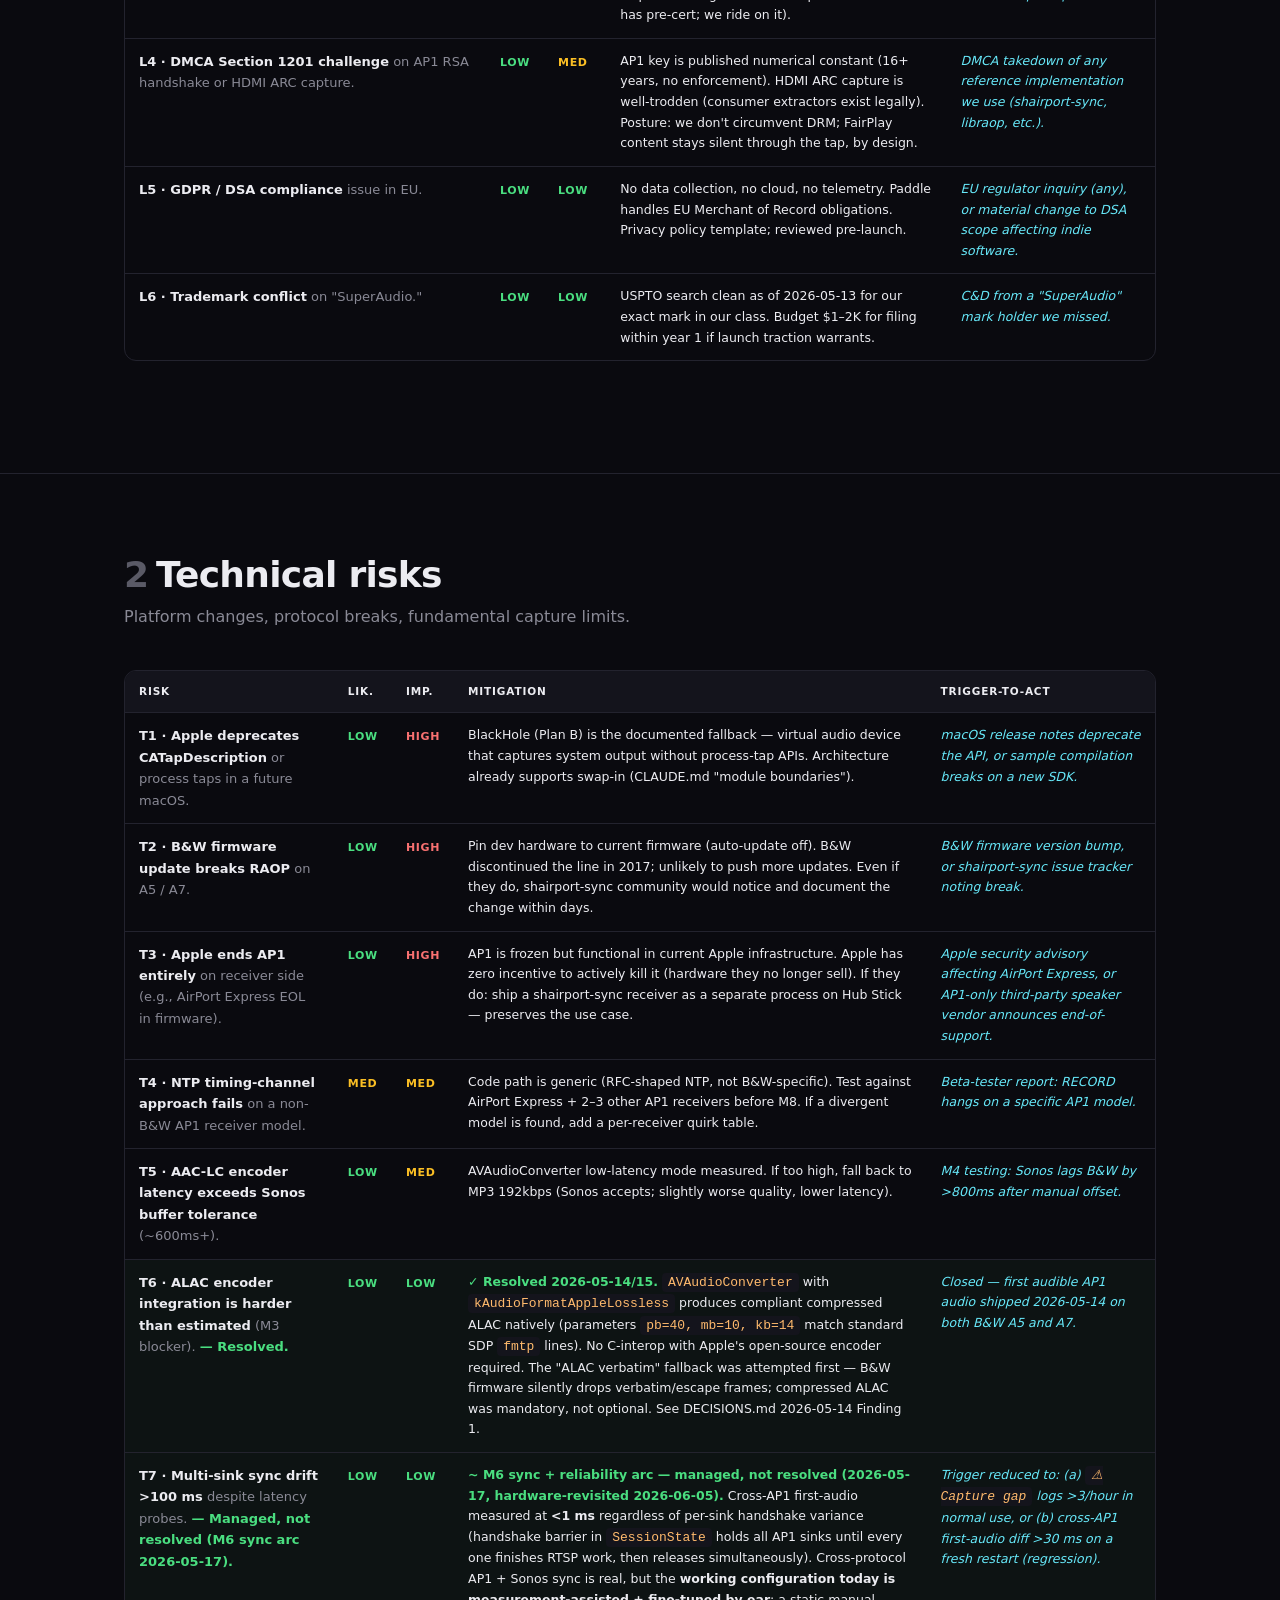
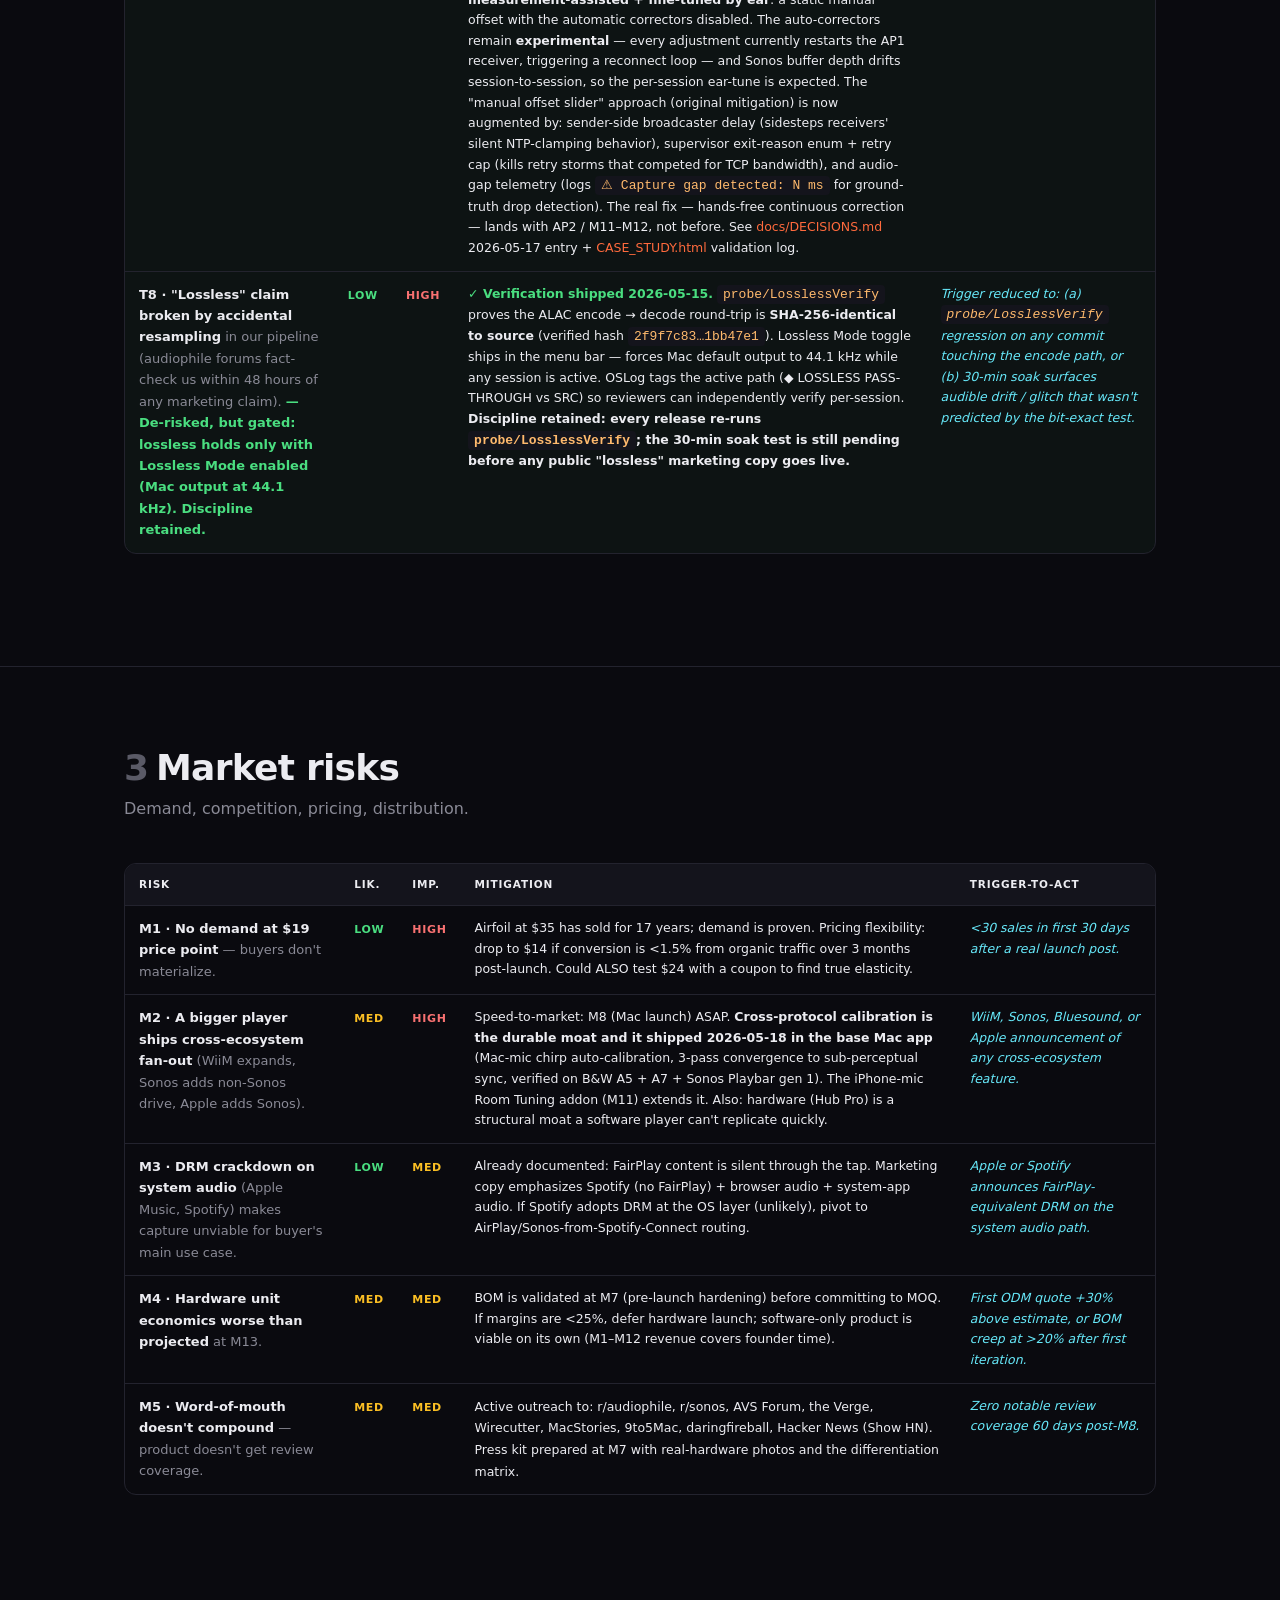
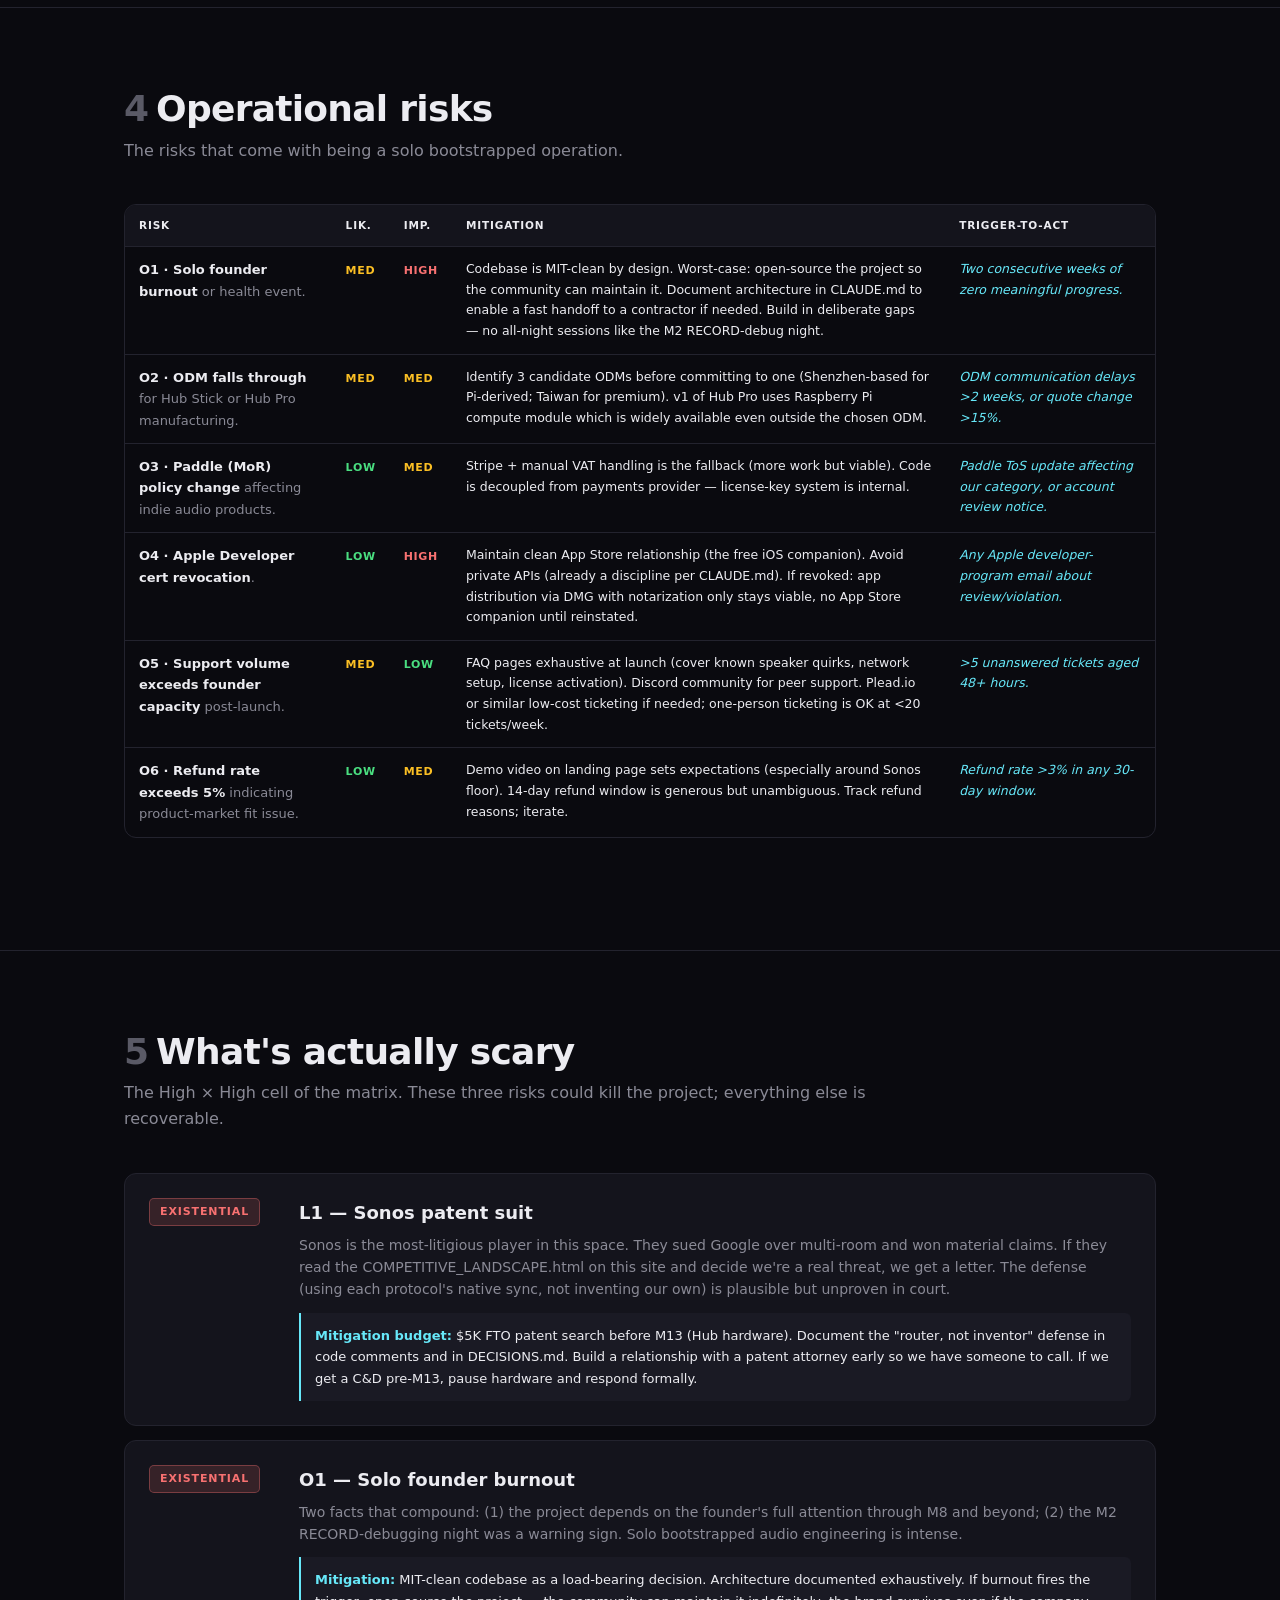
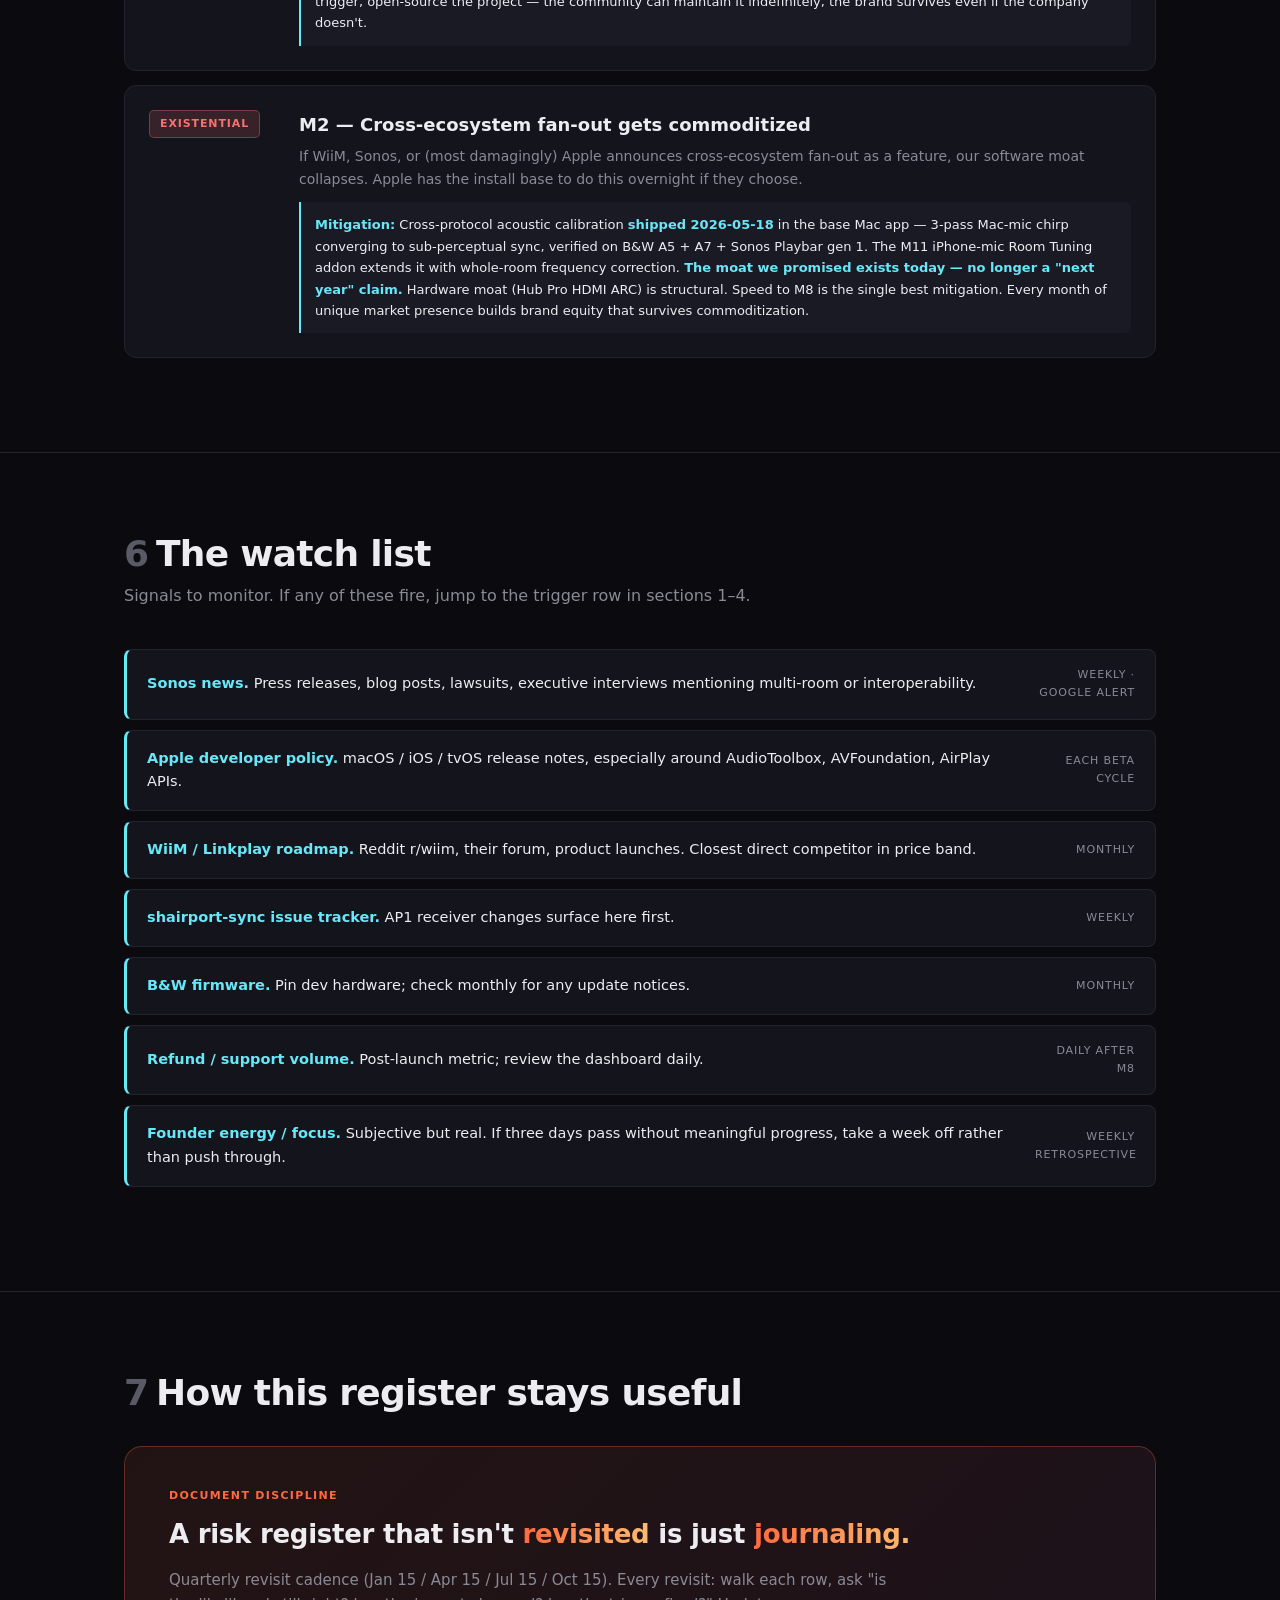
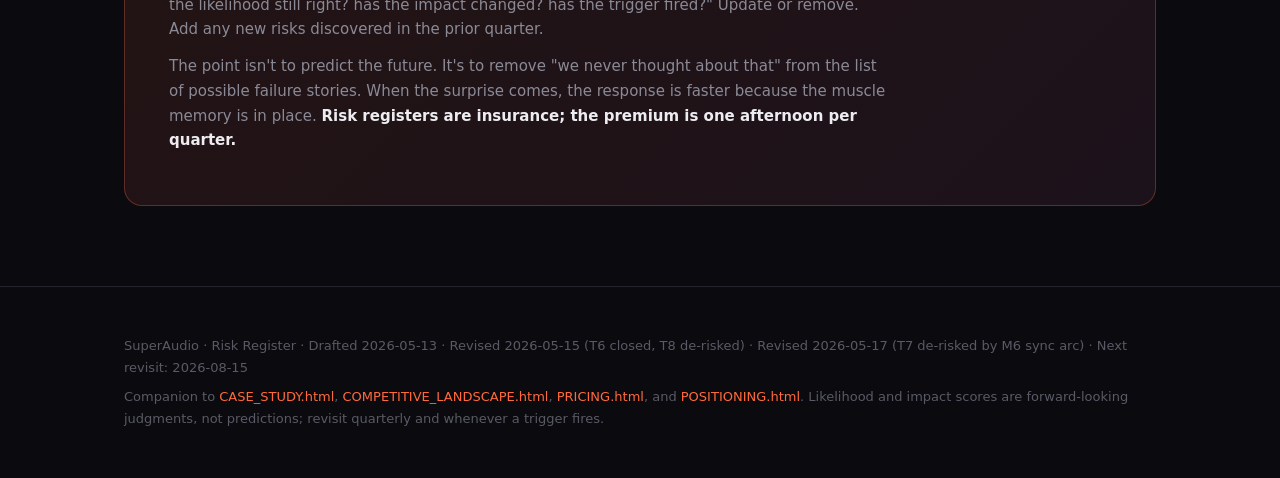
<file: website/RISK_REGISTER.html>
<!DOCTYPE html>
<html lang="en">
<head>
<meta charset="utf-8">
<meta name="viewport" content="width=device-width, initial-scale=1">
<meta name="description" content="SuperAudio — honest risk register. Legal, technical, market, and operational risks. Likelihood, impact, mitigation, trigger-to-act per row.">
<title>SuperAudio — Risk Register</title>
<link rel="stylesheet" href="_shared.css">
<style>
  /* Page-specific overlays — danger-tinted hero */
  .hero::before {
    content: ""; position: absolute; top: -40%; right: -10%;
    width: 70%; height: 180%;
    background: radial-gradient(circle, rgba(248,113,113,0.10) 0%, transparent 50%);
    pointer-events: none;
  }
  .hero::after {
    content: ""; position: absolute; bottom: -30%; left: -10%;
    width: 60%; height: 140%;
    background: radial-gradient(circle, rgba(251,191,36,0.06) 0%, transparent 55%);
    pointer-events: none;
  }

  /* Heat-map legend */
  .legend { display: grid; grid-template-columns: repeat(auto-fit, minmax(160px, 1fr)); gap: 12px; margin: 24px 0 32px; }
  .legend .cell {
    background: var(--bg-card); border: 1px solid var(--border);
    border-radius: 10px; padding: 14px 16px;
    display: flex; align-items: flex-start; gap: 12px;
  }
  .legend .dot { width: 12px; height: 12px; border-radius: 50%; margin-top: 5px; flex-shrink: 0; }
  .legend .dot.high { background: var(--bad); box-shadow: 0 0 0 4px rgba(248,113,113,0.18); }
  .legend .dot.medium { background: var(--warn); box-shadow: 0 0 0 4px rgba(251,191,36,0.18); }
  .legend .dot.low { background: var(--good); box-shadow: 0 0 0 4px rgba(74,222,128,0.18); }
  .legend .label { font-size: 12px; font-weight: 700; text-transform: uppercase; letter-spacing: 0.06em; }
  .legend .desc { font-size: 12px; color: var(--text-muted); margin-top: 2px; }

  /* Risk row table — overridden to be denser than the default table */
  .risk-table { margin: 16px 0 32px; }
  .risk-table th { font-size: 10.5px; }
  .risk-table td { font-size: 13px; }
  .risk-table .sev { font-weight: 700; text-transform: uppercase; font-size: 11px; letter-spacing: 0.06em; }
  .risk-table .sev.high { color: var(--bad); }
  .risk-table .sev.medium { color: var(--warn); }
  .risk-table .sev.low { color: var(--good); }
  .risk-table .mit { color: var(--text); font-size: 12.5px; }
  .risk-table .trigger { color: var(--cyan); font-size: 12.5px; font-style: italic; }

  /* Watch list — flat list */
  .watch { display: grid; grid-template-columns: 1fr; gap: 10px; margin: 24px 0; }
  .watch-item {
    background: var(--bg-card); border: 1px solid var(--border);
    border-left: 3px solid var(--cyan);
    border-radius: 8px; padding: 16px 20px;
    display: grid; grid-template-columns: 1fr 100px; gap: 16px; align-items: center;
  }
  .watch-item .signal { font-size: 14.5px; color: var(--text); }
  .watch-item .signal strong { color: var(--cyan); }
  .watch-item .cadence { font-size: 11px; color: var(--text-muted); text-transform: uppercase; letter-spacing: 0.08em; text-align: right; }
  @media (max-width: 640px) { .watch-item { grid-template-columns: 1fr; } .watch-item .cadence { text-align: left; } }
</style>
</head>
<body>

<nav class="topnav">
  <div class="wrap">
    <a href="index.html" class="brand">SuperAudio</a>
    <div class="nav-links">
      <a href="index.html">Product</a>
      <a href="CASE_STUDY.html">Case Study</a>
      <a href="PRICING.html">Pricing</a>
      <a href="HUB_DESIGN.html">Hub Design</a>
      <span class="nav-sep">·</span>
      <a href="POSITIONING.html">Brand</a>
      <a href="COMPETITIVE_LANDSCAPE.html">Landscape</a>
      <a href="RISK_REGISTER.html" class="current">Risks</a>
      <a href="REACTIVE_DISCOVERY.html">Build Log</a>
    </div>
    <div class="tag">Risk Register</div>
  </div>
</nav>

<header class="hero">
  <div class="wrap">
    <div class="eyebrow">Risk Register · Honest about what could kill this</div>
    <h1>What could go wrong, <em>ranked.</em></h1>
    <p class="lede">
      Every product has failure modes. Pretending they don't exist is how founders get blindsided. This document enumerates the risks across legal, technical, market, and operational dimensions, scores each by likelihood and impact, names the mitigation, and — most importantly — gives a <strong>trigger-to-act</strong>: the specific event that would tell us "the risk is materializing, do the mitigation now."
    </p>
    <div class="meta">
      <span><strong>Date:</strong> 2026-05-13 · revised 2026-05-15 (T6 resolved, T8 de-risked)</span>
      <span><strong>Author:</strong> David Puerto</span>
      <span><strong>Cadence:</strong> Revisit quarterly &amp; whenever a trigger fires</span>
    </div>

    <div class="legend">
      <div class="cell">
        <div class="dot high"></div>
        <div>
          <div class="label" style="color: var(--bad);">High</div>
          <div class="desc">Could kill the project or force a major pivot.</div>
        </div>
      </div>
      <div class="cell">
        <div class="dot medium"></div>
        <div>
          <div class="label" style="color: var(--warn);">Medium</div>
          <div class="desc">Could delay a milestone by 1–3 months or cut margins materially.</div>
        </div>
      </div>
      <div class="cell">
        <div class="dot low"></div>
        <div>
          <div class="label" style="color: var(--good);">Low</div>
          <div class="desc">Manageable annoyance; mitigation is straightforward.</div>
        </div>
      </div>
    </div>

    <div class="stats">
      <div class="stat">
        <div class="num">18</div>
        <div class="label">risks tracked across 4 categories</div>
      </div>
      <div class="stat">
        <div class="num">3</div>
        <div class="label">scored High × High (existential)</div>
      </div>
      <div class="stat">
        <div class="num">0</div>
        <div class="label">currently triggered (as of 2026-05-15) — T6 closed, T8 de-risked pre-trigger</div>
      </div>
      <div class="stat">
        <div class="num">~$10K</div>
        <div class="label">total reserve fund recommended pre-M13</div>
      </div>
    </div>
  </div>
</header>

<!-- 1. Legal / regulatory -->
<section>
  <div class="wrap">
    <h2><span class="num">1</span>Legal &amp; regulatory risks</h2>
    <p class="subhead">Patents, App Store policy, hardware certification.</p>

    <div class="table-wrap risk-table">
      <table>
        <thead>
          <tr><th>Risk</th><th>Lik.</th><th>Imp.</th><th>Mitigation</th><th>Trigger-to-act</th></tr>
        </thead>
        <tbody>
          <tr>
            <td><strong>L1 · Sonos sends a patent cease-and-desist</strong> over multi-room sync.</td>
            <td><span class="sev medium">Med</span></td>
            <td><span class="sev high">High</span></td>
            <td class="mit">We don't invent sync — we use each protocol's native mechanism. Document this defense before launch. Budget $5K for FTO patent search before M13.</td>
            <td class="trigger">Any legal letter from Sonos, or pattern of Sonos suing competitors who do less than us.</td>
          </tr>
          <tr>
            <td><strong>L2 · <s>App Store reverses on tvOS</s> — RETIRED (2026-06-04)</strong>. Moot: the Apple TV companion (M9) is cancelled outright because tvOS cannot capture system / other-app / DRM audio at all — there's no tvOS app to ship, App Store policy or not.</td>
            <td><span class="sev low">N/A</span></td>
            <td><span class="sev low">N/A</span></td>
            <td class="mit">No mitigation needed — the TV use case is served by the Hub Pro (hardware on the TV's HDMI ARC output, downstream of the sandbox + DRM), not a tvOS app. See DECISIONS.md 2026-06-04.</td>
            <td class="trigger">Retired. (Apple TV remains usable as an AP1/AP2 speaker endpoint we fan out to.)</td>
          </tr>
          <tr>
            <td><strong>L3 · FCC / CE / IC certification delays</strong> for Hub Stick or Hub Pro.</td>
            <td><span class="sev medium">Med</span></td>
            <td><span class="sev medium">Med</span></td>
            <td class="mit">Budget 8 weeks slack in M13/M14 timelines. Use chipset-leveraged cert where possible (Pi's CM4 has pre-cert; we ride on it).</td>
            <td class="trigger">Cert lab returns first findings &gt;3 weeks past quote.</td>
          </tr>
          <tr>
            <td><strong>L4 · DMCA Section 1201 challenge</strong> on AP1 RSA handshake or HDMI ARC capture.</td>
            <td><span class="sev low">Low</span></td>
            <td><span class="sev medium">Med</span></td>
            <td class="mit">AP1 key is published numerical constant (16+ years, no enforcement). HDMI ARC capture is well-trodden (consumer extractors exist legally). Posture: we don't circumvent DRM; FairPlay content stays silent through the tap, by design.</td>
            <td class="trigger">DMCA takedown of any reference implementation we use (shairport-sync, libraop, etc.).</td>
          </tr>
          <tr>
            <td><strong>L5 · GDPR / DSA compliance</strong> issue in EU.</td>
            <td><span class="sev low">Low</span></td>
            <td><span class="sev low">Low</span></td>
            <td class="mit">No data collection, no cloud, no telemetry. Paddle handles EU Merchant of Record obligations. Privacy policy template; reviewed pre-launch.</td>
            <td class="trigger">EU regulator inquiry (any), or material change to DSA scope affecting indie software.</td>
          </tr>
          <tr>
            <td><strong>L6 · Trademark conflict</strong> on "SuperAudio."</td>
            <td><span class="sev low">Low</span></td>
            <td><span class="sev low">Low</span></td>
            <td class="mit">USPTO search clean as of 2026-05-13 for our exact mark in our class. Budget $1–2K for filing within year 1 if launch traction warrants.</td>
            <td class="trigger">C&amp;D from a "SuperAudio" mark holder we missed.</td>
          </tr>
        </tbody>
      </table>
    </div>
  </div>
</section>

<!-- 2. Technical risks -->
<section>
  <div class="wrap">
    <h2><span class="num">2</span>Technical risks</h2>
    <p class="subhead">Platform changes, protocol breaks, fundamental capture limits.</p>

    <div class="table-wrap risk-table">
      <table>
        <thead>
          <tr><th>Risk</th><th>Lik.</th><th>Imp.</th><th>Mitigation</th><th>Trigger-to-act</th></tr>
        </thead>
        <tbody>
          <tr>
            <td><strong>T1 · Apple deprecates CATapDescription</strong> or process taps in a future macOS.</td>
            <td><span class="sev low">Low</span></td>
            <td><span class="sev high">High</span></td>
            <td class="mit">BlackHole (Plan B) is the documented fallback — virtual audio device that captures system output without process-tap APIs. Architecture already supports swap-in (CLAUDE.md "module boundaries").</td>
            <td class="trigger">macOS release notes deprecate the API, or sample compilation breaks on a new SDK.</td>
          </tr>
          <tr>
            <td><strong>T2 · B&amp;W firmware update breaks RAOP</strong> on A5 / A7.</td>
            <td><span class="sev low">Low</span></td>
            <td><span class="sev high">High</span></td>
            <td class="mit">Pin dev hardware to current firmware (auto-update off). B&amp;W discontinued the line in 2017; unlikely to push more updates. Even if they do, shairport-sync community would notice and document the change within days.</td>
            <td class="trigger">B&amp;W firmware version bump, or shairport-sync issue tracker noting break.</td>
          </tr>
          <tr>
            <td><strong>T3 · Apple ends AP1 entirely</strong> on receiver side (e.g., AirPort Express EOL in firmware).</td>
            <td><span class="sev low">Low</span></td>
            <td><span class="sev high">High</span></td>
            <td class="mit">AP1 is frozen but functional in current Apple infrastructure. Apple has zero incentive to actively kill it (hardware they no longer sell). If they do: ship a shairport-sync receiver as a separate process on Hub Stick — preserves the use case.</td>
            <td class="trigger">Apple security advisory affecting AirPort Express, or AP1-only third-party speaker vendor announces end-of-support.</td>
          </tr>
          <tr>
            <td><strong>T4 · NTP timing-channel approach fails</strong> on a non-B&amp;W AP1 receiver model.</td>
            <td><span class="sev medium">Med</span></td>
            <td><span class="sev medium">Med</span></td>
            <td class="mit">Code path is generic (RFC-shaped NTP, not B&amp;W-specific). Test against AirPort Express + 2–3 other AP1 receivers before M8. If a divergent model is found, add a per-receiver quirk table.</td>
            <td class="trigger">Beta-tester report: RECORD hangs on a specific AP1 model.</td>
          </tr>
          <tr>
            <td><strong>T5 · AAC-LC encoder latency exceeds Sonos buffer tolerance</strong> (~600ms+).</td>
            <td><span class="sev low">Low</span></td>
            <td><span class="sev medium">Med</span></td>
            <td class="mit">AVAudioConverter low-latency mode measured. If too high, fall back to MP3 192kbps (Sonos accepts; slightly worse quality, lower latency).</td>
            <td class="trigger">M4 testing: Sonos lags B&amp;W by &gt;800ms after manual offset.</td>
          </tr>
          <tr style="background: rgba(74,222,128,0.04);">
            <td><strong>T6 · ALAC encoder integration is harder than estimated</strong> (M3 blocker). <span style="color: var(--good); font-weight:700;">— Resolved.</span></td>
            <td><span class="sev low">Low</span></td>
            <td><span class="sev low">Low</span></td>
            <td class="mit"><strong style="color: var(--good);">✓ Resolved 2026-05-14/15.</strong> <code>AVAudioConverter</code> with <code>kAudioFormatAppleLossless</code> produces compliant compressed ALAC natively (parameters <code>pb=40, mb=10, kb=14</code> match standard SDP <code>fmtp</code> lines). No C-interop with Apple's open-source encoder required. The "ALAC verbatim" fallback was attempted first — B&amp;W firmware silently drops verbatim/escape frames; compressed ALAC was mandatory, not optional. See DECISIONS.md 2026-05-14 Finding 1.</td>
            <td class="trigger">Closed — first audible AP1 audio shipped 2026-05-14 on both B&amp;W A5 and A7.</td>
          </tr>
          <tr style="background: rgba(74,222,128,0.04);">
            <td><strong>T7 · Multi-sink sync drift &gt;100 ms</strong> despite latency probes. <span style="color: var(--good); font-weight:700;">— Managed, not resolved (M6 sync arc 2026-05-17).</span></td>
            <td><span class="sev low">Low</span></td>
            <td><span class="sev low">Low</span></td>
            <td class="mit"><strong style="color: var(--good);">~ M6 sync + reliability arc — managed, not resolved (2026-05-17, hardware-revisited 2026-06-05).</strong> Cross-AP1 first-audio measured at <strong>&lt;1 ms</strong> regardless of per-sink handshake variance (handshake barrier in <code>SessionState</code> holds all AP1 sinks until every one finishes RTSP work, then releases simultaneously). Cross-protocol AP1 + Sonos sync is real, but the <strong>working configuration today is measurement-assisted + fine-tuned by ear</strong>: a static manual offset with the automatic correctors disabled. The auto-correctors remain <strong>experimental</strong> — every adjustment currently restarts the AP1 receiver, triggering a reconnect loop — and Sonos buffer depth drifts session-to-session, so the per-session ear-tune is expected. The "manual offset slider" approach (original mitigation) is now augmented by: sender-side broadcaster delay (sidesteps receivers' silent NTP-clamping behavior), supervisor exit-reason enum + retry cap (kills retry storms that competed for TCP bandwidth), and audio-gap telemetry (logs <code>⚠ Capture gap detected: N ms</code> for ground-truth drop detection). The real fix — hands-free continuous correction — lands with AP2 / M11–M12, not before. See <a href="../docs/DECISIONS.md">docs/DECISIONS.md</a> 2026-05-17 entry + <a href="CASE_STUDY.html">CASE_STUDY.html</a> validation log.</td>
            <td class="trigger">Trigger reduced to: (a) <code>⚠ Capture gap</code> logs &gt;3/hour in normal use, or (b) cross-AP1 first-audio diff &gt;30 ms on a fresh restart (regression).</td>
          </tr>
          <tr style="background: rgba(74,222,128,0.04);">
            <td><strong>T8 · "Lossless" claim broken by accidental resampling</strong> in our pipeline (audiophile forums fact-check us within 48 hours of any marketing claim). <span style="color: var(--good); font-weight:700;">— De-risked, but gated: lossless holds only with Lossless Mode enabled (Mac output at 44.1 kHz). Discipline retained.</span></td>
            <td><span class="sev low">Low</span></td>
            <td><span class="sev high">High</span></td>
            <td class="mit"><strong style="color: var(--good);">✓ Verification shipped 2026-05-15.</strong> <code>probe/LosslessVerify</code> proves the ALAC encode → decode round-trip is <strong>SHA-256-identical to source</strong> (verified hash <code>2f9f7c83…1bb47e1</code>). Lossless Mode toggle ships in the menu bar — forces Mac default output to 44.1 kHz while any session is active. OSLog tags the active path (◆ LOSSLESS PASS-THROUGH vs SRC) so reviewers can independently verify per-session. <strong>Discipline retained: every release re-runs <code>probe/LosslessVerify</code>; the 30-min soak test is still pending before any public "lossless" marketing copy goes live.</strong></td>
            <td class="trigger">Trigger reduced to: (a) <code>probe/LosslessVerify</code> regression on any commit touching the encode path, or (b) 30-min soak surfaces audible drift / glitch that wasn't predicted by the bit-exact test.</td>
          </tr>
        </tbody>
      </table>
    </div>
  </div>
</section>

<!-- 3. Market risks -->
<section>
  <div class="wrap">
    <h2><span class="num">3</span>Market risks</h2>
    <p class="subhead">Demand, competition, pricing, distribution.</p>

    <div class="table-wrap risk-table">
      <table>
        <thead>
          <tr><th>Risk</th><th>Lik.</th><th>Imp.</th><th>Mitigation</th><th>Trigger-to-act</th></tr>
        </thead>
        <tbody>
          <tr>
            <td><strong>M1 · No demand at $19 price point</strong> — buyers don't materialize.</td>
            <td><span class="sev low">Low</span></td>
            <td><span class="sev high">High</span></td>
            <td class="mit">Airfoil at $35 has sold for 17 years; demand is proven. Pricing flexibility: drop to $14 if conversion is &lt;1.5% from organic traffic over 3 months post-launch. Could ALSO test $24 with a coupon to find true elasticity.</td>
            <td class="trigger">&lt;30 sales in first 30 days after a real launch post.</td>
          </tr>
          <tr>
            <td><strong>M2 · A bigger player ships cross-ecosystem fan-out</strong> (WiiM expands, Sonos adds non-Sonos drive, Apple adds Sonos).</td>
            <td><span class="sev medium">Med</span></td>
            <td><span class="sev high">High</span></td>
            <td class="mit">Speed-to-market: M8 (Mac launch) ASAP. <strong>Cross-protocol calibration is the durable moat and it shipped 2026-05-18 in the base Mac app</strong> (Mac-mic chirp auto-calibration, 3-pass convergence to sub-perceptual sync, verified on B&amp;W A5 + A7 + Sonos Playbar gen 1). The iPhone-mic Room Tuning addon (M11) extends it. Also: hardware (Hub Pro) is a structural moat a software player can't replicate quickly.</td>
            <td class="trigger">WiiM, Sonos, Bluesound, or Apple announcement of any cross-ecosystem feature.</td>
          </tr>
          <tr>
            <td><strong>M3 · DRM crackdown on system audio</strong> (Apple Music, Spotify) makes capture unviable for buyer's main use case.</td>
            <td><span class="sev low">Low</span></td>
            <td><span class="sev medium">Med</span></td>
            <td class="mit">Already documented: FairPlay content is silent through the tap. Marketing copy emphasizes Spotify (no FairPlay) + browser audio + system-app audio. If Spotify adopts DRM at the OS layer (unlikely), pivot to AirPlay/Sonos-from-Spotify-Connect routing.</td>
            <td class="trigger">Apple or Spotify announces FairPlay-equivalent DRM on the system audio path.</td>
          </tr>
          <tr>
            <td><strong>M4 · Hardware unit economics worse than projected</strong> at M13.</td>
            <td><span class="sev medium">Med</span></td>
            <td><span class="sev medium">Med</span></td>
            <td class="mit">BOM is validated at M7 (pre-launch hardening) before committing to MOQ. If margins are &lt;25%, defer hardware launch; software-only product is viable on its own (M1–M12 revenue covers founder time).</td>
            <td class="trigger">First ODM quote +30% above estimate, or BOM creep at &gt;20% after first iteration.</td>
          </tr>
          <tr>
            <td><strong>M5 · Word-of-mouth doesn't compound</strong> — product doesn't get review coverage.</td>
            <td><span class="sev medium">Med</span></td>
            <td><span class="sev medium">Med</span></td>
            <td><span class="mit">Active outreach to: r/audiophile, r/sonos, AVS Forum, the Verge, Wirecutter, MacStories, 9to5Mac, daringfireball, Hacker News (Show HN). Press kit prepared at M7 with real-hardware photos and the differentiation matrix.</span></td>
            <td class="trigger">Zero notable review coverage 60 days post-M8.</td>
          </tr>
        </tbody>
      </table>
    </div>
  </div>
</section>

<!-- 4. Operational risks -->
<section>
  <div class="wrap">
    <h2><span class="num">4</span>Operational risks</h2>
    <p class="subhead">The risks that come with being a solo bootstrapped operation.</p>

    <div class="table-wrap risk-table">
      <table>
        <thead>
          <tr><th>Risk</th><th>Lik.</th><th>Imp.</th><th>Mitigation</th><th>Trigger-to-act</th></tr>
        </thead>
        <tbody>
          <tr>
            <td><strong>O1 · Solo founder burnout</strong> or health event.</td>
            <td><span class="sev medium">Med</span></td>
            <td><span class="sev high">High</span></td>
            <td class="mit">Codebase is MIT-clean by design. Worst-case: open-source the project so the community can maintain it. Document architecture in CLAUDE.md to enable a fast handoff to a contractor if needed. Build in deliberate gaps — no all-night sessions like the M2 RECORD-debug night.</td>
            <td class="trigger">Two consecutive weeks of zero meaningful progress.</td>
          </tr>
          <tr>
            <td><strong>O2 · ODM falls through</strong> for Hub Stick or Hub Pro manufacturing.</td>
            <td><span class="sev medium">Med</span></td>
            <td><span class="sev medium">Med</span></td>
            <td class="mit">Identify 3 candidate ODMs before committing to one (Shenzhen-based for Pi-derived; Taiwan for premium). v1 of Hub Pro uses Raspberry Pi compute module which is widely available even outside the chosen ODM.</td>
            <td class="trigger">ODM communication delays &gt;2 weeks, or quote change &gt;15%.</td>
          </tr>
          <tr>
            <td><strong>O3 · Paddle (MoR) policy change</strong> affecting indie audio products.</td>
            <td><span class="sev low">Low</span></td>
            <td><span class="sev medium">Med</span></td>
            <td class="mit">Stripe + manual VAT handling is the fallback (more work but viable). Code is decoupled from payments provider — license-key system is internal.</td>
            <td class="trigger">Paddle ToS update affecting our category, or account review notice.</td>
          </tr>
          <tr>
            <td><strong>O4 · Apple Developer cert revocation</strong>.</td>
            <td><span class="sev low">Low</span></td>
            <td><span class="sev high">High</span></td>
            <td class="mit">Maintain clean App Store relationship (the free iOS companion). Avoid private APIs (already a discipline per CLAUDE.md). If revoked: app distribution via DMG with notarization only stays viable, no App Store companion until reinstated.</td>
            <td class="trigger">Any Apple developer-program email about review/violation.</td>
          </tr>
          <tr>
            <td><strong>O5 · Support volume exceeds founder capacity</strong> post-launch.</td>
            <td><span class="sev medium">Med</span></td>
            <td><span class="sev low">Low</span></td>
            <td class="mit">FAQ pages exhaustive at launch (cover known speaker quirks, network setup, license activation). Discord community for peer support. Plead.io or similar low-cost ticketing if needed; one-person ticketing is OK at &lt;20 tickets/week.</td>
            <td class="trigger">&gt;5 unanswered tickets aged 48+ hours.</td>
          </tr>
          <tr>
            <td><strong>O6 · Refund rate exceeds 5%</strong> indicating product-market fit issue.</td>
            <td><span class="sev low">Low</span></td>
            <td><span class="sev medium">Med</span></td>
            <td class="mit">Demo video on landing page sets expectations (especially around Sonos floor). 14-day refund window is generous but unambiguous. Track refund reasons; iterate.</td>
            <td class="trigger">Refund rate &gt;3% in any 30-day window.</td>
          </tr>
        </tbody>
      </table>
    </div>
  </div>
</section>

<!-- 5. Heat map summary -->
<section>
  <div class="wrap">
    <h2><span class="num">5</span>What's actually scary</h2>
    <p class="subhead">The High × High cell of the matrix. These three risks could kill the project; everything else is recoverable.</p>

    <div class="risk high">
      <div class="badge-col"><span class="badge">Existential</span></div>
      <div>
        <div class="title">L1 — Sonos patent suit</div>
        <div class="body">Sonos is the most-litigious player in this space. They sued Google over multi-room and won material claims. If they read the COMPETITIVE_LANDSCAPE.html on this site and decide we're a real threat, we get a letter. The defense (using each protocol's native sync, not inventing our own) is plausible but unproven in court.</div>
        <div class="defense"><strong>Mitigation budget:</strong> $5K FTO patent search before M13 (Hub hardware). Document the "router, not inventor" defense in code comments and in DECISIONS.md. Build a relationship with a patent attorney early so we have someone to call. If we get a C&amp;D pre-M13, pause hardware and respond formally.</div>
      </div>
    </div>

    <div class="risk high">
      <div class="badge-col"><span class="badge">Existential</span></div>
      <div>
        <div class="title">O1 — Solo founder burnout</div>
        <div class="body">Two facts that compound: (1) the project depends on the founder's full attention through M8 and beyond; (2) the M2 RECORD-debugging night was a warning sign. Solo bootstrapped audio engineering is intense.</div>
        <div class="defense"><strong>Mitigation:</strong> MIT-clean codebase as a load-bearing decision. Architecture documented exhaustively. If burnout fires the trigger, open-source the project — the community can maintain it indefinitely, the brand survives even if the company doesn't.</div>
      </div>
    </div>

    <div class="risk high">
      <div class="badge-col"><span class="badge">Existential</span></div>
      <div>
        <div class="title">M2 — Cross-ecosystem fan-out gets commoditized</div>
        <div class="body">If WiiM, Sonos, or (most damagingly) Apple announces cross-ecosystem fan-out as a feature, our software moat collapses. Apple has the install base to do this overnight if they choose.</div>
        <div class="defense"><strong>Mitigation:</strong> Cross-protocol acoustic calibration <strong>shipped 2026-05-18</strong> in the base Mac app — 3-pass Mac-mic chirp converging to sub-perceptual sync, verified on B&amp;W A5 + A7 + Sonos Playbar gen 1. The M11 iPhone-mic Room Tuning addon extends it with whole-room frequency correction. <strong>The moat we promised exists today — no longer a "next year" claim.</strong> Hardware moat (Hub Pro HDMI ARC) is structural. Speed to M8 is the single best mitigation. Every month of unique market presence builds brand equity that survives commoditization.</div>
      </div>
    </div>
  </div>
</section>

<!-- 6. Watch list -->
<section>
  <div class="wrap">
    <h2><span class="num">6</span>The watch list</h2>
    <p class="subhead">Signals to monitor. If any of these fire, jump to the trigger row in sections 1–4.</p>

    <div class="watch">
      <div class="watch-item">
        <div class="signal"><strong>Sonos news.</strong> Press releases, blog posts, lawsuits, executive interviews mentioning multi-room or interoperability.</div>
        <div class="cadence">Weekly · Google Alert</div>
      </div>
      <div class="watch-item">
        <div class="signal"><strong>Apple developer policy.</strong> macOS / iOS / tvOS release notes, especially around AudioToolbox, AVFoundation, AirPlay APIs.</div>
        <div class="cadence">Each beta cycle</div>
      </div>
      <div class="watch-item">
        <div class="signal"><strong>WiiM / Linkplay roadmap.</strong> Reddit r/wiim, their forum, product launches. Closest direct competitor in price band.</div>
        <div class="cadence">Monthly</div>
      </div>
      <div class="watch-item">
        <div class="signal"><strong>shairport-sync issue tracker.</strong> AP1 receiver changes surface here first.</div>
        <div class="cadence">Weekly</div>
      </div>
      <div class="watch-item">
        <div class="signal"><strong>B&amp;W firmware.</strong> Pin dev hardware; check monthly for any update notices.</div>
        <div class="cadence">Monthly</div>
      </div>
      <div class="watch-item">
        <div class="signal"><strong>Refund / support volume.</strong> Post-launch metric; review the dashboard daily.</div>
        <div class="cadence">Daily after M8</div>
      </div>
      <div class="watch-item">
        <div class="signal"><strong>Founder energy / focus.</strong> Subjective but real. If three days pass without meaningful progress, take a week off rather than push through.</div>
        <div class="cadence">Weekly retrospective</div>
      </div>
    </div>
  </div>
</section>

<!-- 7. Conclusion -->
<section>
  <div class="wrap">
    <h2><span class="num">7</span>How this register stays useful</h2>

    <div class="wedge">
      <div class="label">Document discipline</div>
      <div class="title">A risk register that isn't <em>revisited</em> is just <em>journaling.</em></div>
      <p>Quarterly revisit cadence (Jan 15 / Apr 15 / Jul 15 / Oct 15). Every revisit: walk each row, ask "is the likelihood still right? has the impact changed? has the trigger fired?" Update or remove. Add any new risks discovered in the prior quarter.</p>
      <p>The point isn't to predict the future. It's to remove "we never thought about that" from the list of possible failure stories. When the surprise comes, the response is faster because the muscle memory is in place. <strong>Risk registers are insurance; the premium is one afternoon per quarter.</strong></p>
    </div>
  </div>
</section>

<footer>
  <div class="wrap">
    <p>SuperAudio · Risk Register · Drafted 2026-05-13 · Revised 2026-05-15 (T6 closed, T8 de-risked) · Revised 2026-05-17 (T7 de-risked by M6 sync arc) · Next revisit: 2026-08-15</p>
    <p>Companion to <a href="CASE_STUDY.html">CASE_STUDY.html</a>, <a href="COMPETITIVE_LANDSCAPE.html">COMPETITIVE_LANDSCAPE.html</a>, <a href="PRICING.html">PRICING.html</a>, and <a href="POSITIONING.html">POSITIONING.html</a>. Likelihood and impact scores are forward-looking judgments, not predictions; revisit quarterly and whenever a trigger fires.</p>
  </div>
</footer>

</body>
</html>
</file>
<file: website/_shared.css>
/* SuperAudio house style — shared across every page under /website.
 * Drop-in: <link rel="stylesheet" href="_shared.css"> in <head>.
 * Override anything page-specific in an inline <style> after the link.
 *
 * Conventions and rules-of-thumb live in docs/STYLE.md.
 * MIT licensed alongside the rest of the project — see LICENSE.md.
 */

/* ----- Palette ---------------------------------------------------------- */
:root {
  --bg:            #0a0a0f;
  --bg-card:       #14141c;
  --bg-card-2:     #1a1a24;
  --bg-card-hover: #1a1a24;   /* alias of --bg-card-2; older files use this name */
  --border:        #23232e;
  --border-bright: #2e2e3c;
  --text:          #ececf1;
  --text-muted:    #8a8a96;
  --text-dim:      #5a5a66;

  --accent:        #ff6a3d;   /* primary orange */
  --accent-2:      #ffba6d;   /* amber, gradient pair */
  --good:          #4ade80;
  --warn:          #fbbf24;
  --bad:           #f87171;
  --cyan:          #67e8f9;
  --violet:        #a78bfa;
  --pink:          #f472b6;
}

/* ----- Reset + base ----------------------------------------------------- */
* { box-sizing: border-box; }
html { scroll-behavior: smooth; }
body {
  margin: 0;
  background: var(--bg);
  color: var(--text);
  font-family: -apple-system, BlinkMacSystemFont, "SF Pro Text", "Inter", system-ui, sans-serif;
  font-size: 16px;
  line-height: 1.65;
  -webkit-font-smoothing: antialiased;
  -moz-osx-font-smoothing: grayscale;
}

a { color: var(--accent); text-decoration: none; }
a:hover { color: var(--accent-2); }

.wrap { max-width: 1080px; margin: 0 auto; padding: 0 24px; }
.wrap.wide { max-width: 1180px; }

section { padding: 80px 0; border-top: 1px solid var(--border); }
section:first-of-type { border-top: none; }

/* ----- Topnav ----------------------------------------------------------- */
.topnav {
  position: sticky; top: 0; z-index: 50;
  backdrop-filter: blur(20px);
  background: rgba(10,10,15,0.78);
  border-bottom: 1px solid var(--border);
}
.topnav .wrap {
  display: flex; align-items: center; justify-content: space-between;
  padding-top: 16px; padding-bottom: 16px;
}
.topnav .brand {
  font-weight: 800; letter-spacing: -0.01em;
  background: linear-gradient(90deg, var(--accent) 0%, var(--accent-2) 100%);
  -webkit-background-clip: text; background-clip: text;
  color: transparent;
  font-size: 18px;
}
.topnav .nav-links { display: flex; gap: 16px; font-size: 13px; align-items: center; flex-wrap: wrap; }
.topnav .nav-links a { color: var(--text-muted); text-decoration: none; }
.topnav .nav-links a:hover { color: var(--accent); }
.topnav .nav-links a.current { color: var(--accent); font-weight: 600; }
.topnav .nav-links a.current:hover { color: var(--accent); }
.topnav .nav-links .nav-sep { color: var(--border); user-select: none; padding: 0 2px; }
.topnav .brand { text-decoration: none; }
.topnav .tag {
  font-size: 11px; color: var(--text-muted);
  text-transform: uppercase; letter-spacing: 0.08em;
  border: 1px solid var(--border); padding: 4px 8px; border-radius: 4px;
}

/* ----- Hero (base; pages overlay their own gradient + content) ---------- */
.hero {
  padding: 96px 0 64px;
  border-top: none;
  position: relative;
  overflow: hidden;
}
.hero > .wrap { position: relative; }
.hero .eyebrow {
  color: var(--accent);
  font-size: 13px; letter-spacing: 0.14em; text-transform: uppercase;
  font-weight: 700;
  margin-bottom: 24px;
}
.hero h1 {
  font-size: clamp(40px, 6vw, 68px);
  line-height: 1.05; letter-spacing: -0.025em;
  font-weight: 800; margin: 0 0 24px;
}
.hero h1 em {
  font-style: normal;
  background: linear-gradient(90deg, var(--accent) 0%, var(--accent-2) 60%);
  -webkit-background-clip: text; background-clip: text;
  color: transparent;
}
.hero .lede {
  font-size: 20px; color: var(--text-muted); max-width: 760px;
  line-height: 1.55;
}
.hero .lede strong { color: var(--text); font-weight: 600; }
.hero .meta {
  margin-top: 32px; display: flex; gap: 24px; flex-wrap: wrap;
  color: var(--text-dim); font-size: 14px;
}
.hero .meta strong { color: var(--text-muted); font-weight: 500; }

/* ----- Big stat grid ---------------------------------------------------- */
.stats { display: grid; grid-template-columns: repeat(4, 1fr); gap: 16px; margin-top: 56px; }
.stat {
  background: var(--bg-card); border: 1px solid var(--border);
  border-radius: 12px; padding: 24px 20px;
}
.stat .num {
  font-size: 32px; font-weight: 800; letter-spacing: -0.02em;
  background: linear-gradient(135deg, var(--accent) 0%, var(--accent-2) 100%);
  -webkit-background-clip: text; background-clip: text;
  color: transparent;
}
.stat .label { font-size: 12px; color: var(--text-muted); margin-top: 4px; line-height: 1.4; }
@media (max-width: 720px) { .stats { grid-template-columns: repeat(2, 1fr); } }

/* ----- Section headings ------------------------------------------------- */
h2 {
  font-size: 36px; line-height: 1.15; letter-spacing: -0.02em;
  font-weight: 800; margin: 0 0 8px;
}
h2 .num {
  display: inline-block; width: 32px;
  color: var(--text-dim); font-weight: 600;
  font-variant-numeric: tabular-nums;
}
h2 + .subhead {
  color: var(--text-muted); font-size: 16px; margin-bottom: 40px;
  max-width: 760px;
}
h3 { font-size: 22px; margin: 40px 0 14px; font-weight: 700; letter-spacing: -0.01em; }
h4 {
  font-size: 14px; margin: 24px 0 8px;
  text-transform: uppercase; letter-spacing: 0.08em;
  color: var(--text-muted); font-weight: 600;
}
p { margin: 0 0 18px; }
ul { padding-left: 20px; margin: 0 0 18px; }
li { margin: 6px 0; }
strong { color: var(--text); font-weight: 600; }
em { color: var(--text); font-style: italic; }
code {
  background: var(--bg-card); padding: 2px 6px; border-radius: 4px;
  font-size: 13px; font-family: "SF Mono", Menlo, monospace;
  color: var(--accent-2);
}

/* ----- Tables ----------------------------------------------------------- */
.table-wrap { overflow-x: auto; margin: 24px 0; border: 1px solid var(--border); border-radius: 12px; }
table { width: 100%; border-collapse: collapse; font-size: 13.5px; }
thead { background: var(--bg-card); }
th {
  text-align: left; padding: 12px 14px; font-weight: 600;
  color: var(--text); text-transform: uppercase; font-size: 11px; letter-spacing: 0.08em;
  border-bottom: 1px solid var(--border);
  white-space: nowrap;
}
td {
  padding: 12px 14px; vertical-align: top;
  border-bottom: 1px solid var(--border);
  color: var(--text-muted);
}
td strong { color: var(--text); font-weight: 600; }
tr:last-child td { border-bottom: none; }
tr:hover td { background: var(--bg-card); }
tr.us-row td { background: rgba(255,106,61,0.04); }
tr.us-row:hover td { background: rgba(255,106,61,0.08); }
tr.us-row td strong { color: var(--accent-2); }

/* ----- Severity / verdict badges ---------------------------------------- */
.v { display: inline-block; padding: 2px 8px; border-radius: 4px; font-size: 11px; font-weight: 600; text-transform: uppercase; letter-spacing: 0.04em; white-space: nowrap; }
.v.good { background: rgba(74,222,128,0.12); color: var(--good); border: 1px solid rgba(74,222,128,0.25); }
.v.warn { background: rgba(251,191,36,0.12); color: var(--warn); border: 1px solid rgba(251,191,36,0.25); }
.v.bad  { background: rgba(248,113,113,0.12); color: var(--bad);  border: 1px solid rgba(248,113,113,0.25); }
.v.info { background: rgba(103,232,249,0.12); color: var(--cyan); border: 1px solid rgba(103,232,249,0.25); }
.v.us   { background: rgba(255,106,61,0.15);  color: var(--accent); border: 1px solid rgba(255,106,61,0.35); font-weight: 700; }

.yes     { color: var(--good); font-weight: 600; }
.no      { color: var(--bad);  font-weight: 600; }
.partial { color: var(--warn); font-weight: 600; }

/* ----- Pull quote ------------------------------------------------------- */
.pullquote {
  border-left: 3px solid var(--accent);
  padding: 22px 26px;
  background: linear-gradient(90deg, rgba(255,106,61,0.06) 0%, transparent 100%);
  margin: 28px 0;
  font-size: 20px; line-height: 1.45; font-weight: 500;
  border-radius: 0 8px 8px 0;
  color: var(--text);
}
.pullquote strong { color: var(--accent-2); font-weight: 700; }

/* ----- Card grid (used for SKUs, competitors, anything tile-shaped) ----- */
.card-grid { display: grid; grid-template-columns: repeat(auto-fill, minmax(280px, 1fr)); gap: 16px; margin: 28px 0; }
.card {
  background: var(--bg-card); border: 1px solid var(--border);
  border-radius: 14px; padding: 24px;
  display: flex; flex-direction: column;
  transition: border-color 0.15s, transform 0.15s;
}
.card:hover { border-color: var(--border-bright); transform: translateY(-2px); }
.card.featured { border-color: var(--accent); background: linear-gradient(180deg, rgba(255,106,61,0.08) 0%, var(--bg-card) 100%); }
.card .eyebrow {
  font-size: 12px; color: var(--text-dim); text-transform: uppercase; letter-spacing: 0.08em; font-weight: 600;
}
.card .title { font-size: 19px; font-weight: 700; margin: 4px 0 6px; }
.card .price { font-size: 22px; font-weight: 800; letter-spacing: -0.02em; color: var(--accent-2); margin-bottom: 14px; }
.card .desc { font-size: 13px; color: var(--text-muted); line-height: 1.55; margin-bottom: 12px; flex: 1; }

/* ----- Severity callouts (used for risks, patents, anything tiered) ----- */
.risk { display: grid; grid-template-columns: 130px 1fr; gap: 20px; background: var(--bg-card); border: 1px solid var(--border); border-radius: 12px; padding: 24px; margin-bottom: 14px; }
.risk .badge-col { display: flex; flex-direction: column; align-items: flex-start; gap: 10px; }
.risk .badge {
  font-size: 11px; font-weight: 800; letter-spacing: 0.08em;
  text-transform: uppercase; padding: 4px 10px; border-radius: 5px;
}
.risk.high   .badge { background: rgba(248,113,113,0.15); color: var(--bad);  border: 1px solid rgba(248,113,113,0.35); }
.risk.medium .badge { background: rgba(251,191,36,0.15); color: var(--warn); border: 1px solid rgba(251,191,36,0.35); }
.risk.low    .badge { background: rgba(74,222,128,0.15); color: var(--good); border: 1px solid rgba(74,222,128,0.35); }
.risk .title { font-size: 18px; font-weight: 700; margin: 0 0 6px; color: var(--text); }
.risk .body  { font-size: 14px; color: var(--text-muted); line-height: 1.6; }
.risk .defense {
  margin-top: 12px; padding: 12px 14px; background: var(--bg-card-2); border-left: 2px solid var(--cyan);
  font-size: 13px; color: var(--text); border-radius: 0 6px 6px 0;
}
.risk .defense strong { color: var(--cyan); font-weight: 700; }
@media (max-width: 640px) { .risk { grid-template-columns: 1fr; } }

/* ----- The "wedge" / closing big-statement card ------------------------- */
.wedge {
  background: linear-gradient(135deg, rgba(255,106,61,0.10) 0%, rgba(244,114,182,0.08) 100%);
  border: 1px solid rgba(255,106,61,0.30);
  border-radius: 18px; padding: 40px 44px; margin-top: 32px;
}
.wedge .label { color: var(--accent); font-size: 11px; letter-spacing: 0.12em; text-transform: uppercase; font-weight: 700; margin-bottom: 14px; }
.wedge .title { font-size: 26px; line-height: 1.2; font-weight: 700; letter-spacing: -0.01em; color: var(--text); margin-bottom: 18px; }
.wedge .title em {
  font-style: normal;
  background: linear-gradient(90deg, var(--accent) 0%, var(--accent-2) 100%);
  -webkit-background-clip: text; background-clip: text;
  color: transparent;
  font-weight: 800;
}
.wedge p { color: var(--text-muted); font-size: 15px; margin: 12px 0; max-width: 720px; }

/* ----- Footer ----------------------------------------------------------- */
footer {
  border-top: 1px solid var(--border);
  padding: 40px 0; color: var(--text-dim); font-size: 13px;
}
footer p { margin: 8px 0; }

/* ----- Print ------------------------------------------------------------ */
@media print {
  body { background: white; color: black; }
  .topnav, .hero .meta { display: none; }
  section { break-inside: avoid; }
  .stat, .card, .risk, .wedge { break-inside: avoid; border-color: #ccc; background: white; }
  h2 .num { color: #888; }
}
</file>
